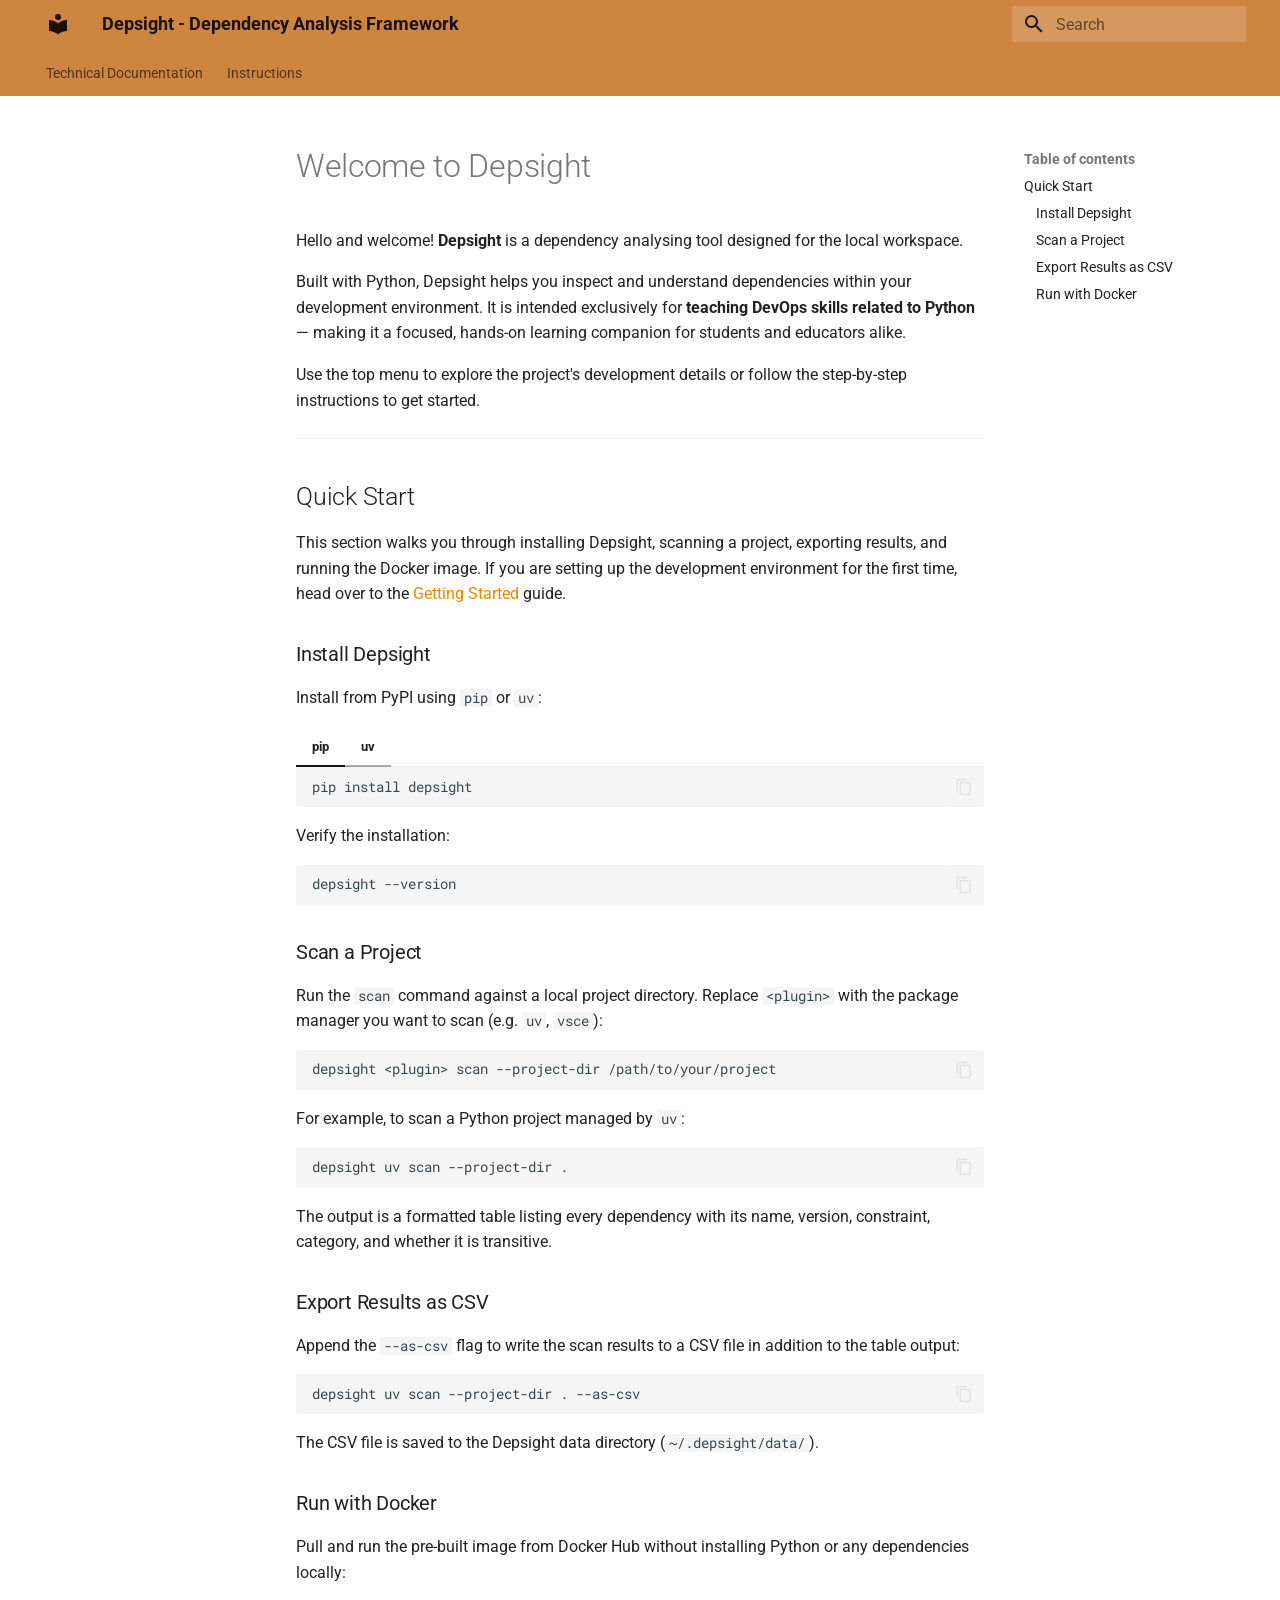
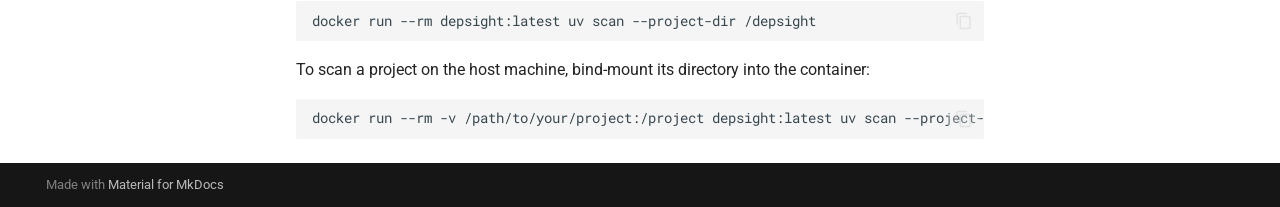
<file: index.html>
<!doctype html>
<html lang="en" class="no-js">
  <head>
    
      <meta charset="utf-8">
      <meta name="viewport" content="width=device-width,initial-scale=1">
      
        <meta name="description" content="A modular dependency analysis framework for local workspaces">
      
      
      
      
      
      
        
      
      
      <link rel="icon" href="assets/images/favicon.png">
      <meta name="generator" content="mkdocs-1.6.1, mkdocs-material-9.7.6">
    
    
      
        <title>Depsight - Dependency Analysis Framework</title>
      
    
    
      <link rel="stylesheet" href="assets/stylesheets/main.484c7ddc.min.css">
      
        
        <link rel="stylesheet" href="assets/stylesheets/palette.ab4e12ef.min.css">
      
      


    
    
      
    
    
      
        
        
        <link rel="preconnect" href="https://fonts.gstatic.com" crossorigin>
        <link rel="stylesheet" href="https://fonts.googleapis.com/css?family=Roboto:300,300i,400,400i,700,700i%7CRoboto+Mono:400,400i,700,700i&display=fallback">
        <style>:root{--md-text-font:"Roboto";--md-code-font:"Roboto Mono"}</style>
      
    
    
      <link rel="stylesheet" href="stylesheets/extra.css">
    
    <script>__md_scope=new URL(".",location),__md_hash=e=>[...e].reduce(((e,_)=>(e<<5)-e+_.charCodeAt(0)),0),__md_get=(e,_=localStorage,t=__md_scope)=>JSON.parse(_.getItem(t.pathname+"."+e)),__md_set=(e,_,t=localStorage,a=__md_scope)=>{try{t.setItem(a.pathname+"."+e,JSON.stringify(_))}catch(e){}}</script>
    
      

    
    
  </head>
  
  
    
    
    
    
    
    <body dir="ltr" data-md-color-scheme="default" data-md-color-primary="orange" data-md-color-accent="orange">
  
    
    <input class="md-toggle" data-md-toggle="drawer" type="checkbox" id="__drawer" autocomplete="off">
    <input class="md-toggle" data-md-toggle="search" type="checkbox" id="__search" autocomplete="off">
    <label class="md-overlay" for="__drawer"></label>
    <div data-md-component="skip">
      
        
        <a href="#welcome-to-depsight" class="md-skip">
          Skip to content
        </a>
      
    </div>
    <div data-md-component="announce">
      
    </div>
    
    
      

<header class="md-header" data-md-component="header">
  <nav class="md-header__inner md-grid" aria-label="Header">
    <a href="." title="Depsight - Dependency Analysis Framework" class="md-header__button md-logo" aria-label="Depsight - Dependency Analysis Framework" data-md-component="logo">
      
  
  <svg xmlns="http://www.w3.org/2000/svg" viewBox="0 0 24 24"><path d="M12 8a3 3 0 0 0 3-3 3 3 0 0 0-3-3 3 3 0 0 0-3 3 3 3 0 0 0 3 3m0 3.54C9.64 9.35 6.5 8 3 8v11c3.5 0 6.64 1.35 9 3.54 2.36-2.19 5.5-3.54 9-3.54V8c-3.5 0-6.64 1.35-9 3.54"/></svg>

    </a>
    <label class="md-header__button md-icon" for="__drawer">
      
      <svg xmlns="http://www.w3.org/2000/svg" viewBox="0 0 24 24"><path d="M3 6h18v2H3zm0 5h18v2H3zm0 5h18v2H3z"/></svg>
    </label>
    <div class="md-header__title" data-md-component="header-title">
      <div class="md-header__ellipsis">
        <div class="md-header__topic">
          <span class="md-ellipsis">
            Depsight - Dependency Analysis Framework
          </span>
        </div>
        <div class="md-header__topic" data-md-component="header-topic">
          <span class="md-ellipsis">
            
              Welcome to Depsight
            
          </span>
        </div>
      </div>
    </div>
    
      
    
    
    
    
      
      
        <label class="md-header__button md-icon" for="__search">
          
          <svg xmlns="http://www.w3.org/2000/svg" viewBox="0 0 24 24"><path d="M9.5 3A6.5 6.5 0 0 1 16 9.5c0 1.61-.59 3.09-1.56 4.23l.27.27h.79l5 5-1.5 1.5-5-5v-.79l-.27-.27A6.52 6.52 0 0 1 9.5 16 6.5 6.5 0 0 1 3 9.5 6.5 6.5 0 0 1 9.5 3m0 2C7 5 5 7 5 9.5S7 14 9.5 14 14 12 14 9.5 12 5 9.5 5"/></svg>
        </label>
        <div class="md-search" data-md-component="search" role="dialog">
  <label class="md-search__overlay" for="__search"></label>
  <div class="md-search__inner" role="search">
    <form class="md-search__form" name="search">
      <input type="text" class="md-search__input" name="query" aria-label="Search" placeholder="Search" autocapitalize="off" autocorrect="off" autocomplete="off" spellcheck="false" data-md-component="search-query" required>
      <label class="md-search__icon md-icon" for="__search">
        
        <svg xmlns="http://www.w3.org/2000/svg" viewBox="0 0 24 24"><path d="M9.5 3A6.5 6.5 0 0 1 16 9.5c0 1.61-.59 3.09-1.56 4.23l.27.27h.79l5 5-1.5 1.5-5-5v-.79l-.27-.27A6.52 6.52 0 0 1 9.5 16 6.5 6.5 0 0 1 3 9.5 6.5 6.5 0 0 1 9.5 3m0 2C7 5 5 7 5 9.5S7 14 9.5 14 14 12 14 9.5 12 5 9.5 5"/></svg>
        
        <svg xmlns="http://www.w3.org/2000/svg" viewBox="0 0 24 24"><path d="M20 11v2H8l5.5 5.5-1.42 1.42L4.16 12l7.92-7.92L13.5 5.5 8 11z"/></svg>
      </label>
      <nav class="md-search__options" aria-label="Search">
        
        <button type="reset" class="md-search__icon md-icon" title="Clear" aria-label="Clear" tabindex="-1">
          
          <svg xmlns="http://www.w3.org/2000/svg" viewBox="0 0 24 24"><path d="M19 6.41 17.59 5 12 10.59 6.41 5 5 6.41 10.59 12 5 17.59 6.41 19 12 13.41 17.59 19 19 17.59 13.41 12z"/></svg>
        </button>
      </nav>
      
    </form>
    <div class="md-search__output">
      <div class="md-search__scrollwrap" tabindex="0" data-md-scrollfix>
        <div class="md-search-result" data-md-component="search-result">
          <div class="md-search-result__meta">
            Initializing search
          </div>
          <ol class="md-search-result__list" role="presentation"></ol>
        </div>
      </div>
    </div>
  </div>
</div>
      
    
    
  </nav>
  
</header>
    
    <div class="md-container" data-md-component="container">
      
      
        
          
            
<nav class="md-tabs" aria-label="Tabs" data-md-component="tabs">
  <div class="md-grid">
    <ul class="md-tabs__list">
      
        
  
  
  
  
    
    
      
  
  
  
  
    
    
      <li class="md-tabs__item">
        <a href="technical-documentation/development/project-overview/" class="md-tabs__link">
          
  
  
  Technical Documentation

        </a>
      </li>
    
  

    
  

      
        
  
  
  
  
    
    
      
  
  
  
  
    
    
      <li class="md-tabs__item">
        <a href="instructions/getting-started/getting-started/" class="md-tabs__link">
          
  
  
  Instructions

        </a>
      </li>
    
  

    
  

      
    </ul>
  </div>
</nav>
          
        
      
      <main class="md-main" data-md-component="main">
        <div class="md-main__inner md-grid">
          
            
              
              <div class="md-sidebar md-sidebar--primary" data-md-component="sidebar" data-md-type="navigation" >
                <div class="md-sidebar__scrollwrap">
                  <div class="md-sidebar__inner">
                    


  


<nav class="md-nav md-nav--primary md-nav--lifted" aria-label="Navigation" data-md-level="0">
  <label class="md-nav__title" for="__drawer">
    <a href="." title="Depsight - Dependency Analysis Framework" class="md-nav__button md-logo" aria-label="Depsight - Dependency Analysis Framework" data-md-component="logo">
      
  
  <svg xmlns="http://www.w3.org/2000/svg" viewBox="0 0 24 24"><path d="M12 8a3 3 0 0 0 3-3 3 3 0 0 0-3-3 3 3 0 0 0-3 3 3 3 0 0 0 3 3m0 3.54C9.64 9.35 6.5 8 3 8v11c3.5 0 6.64 1.35 9 3.54 2.36-2.19 5.5-3.54 9-3.54V8c-3.5 0-6.64 1.35-9 3.54"/></svg>

    </a>
    Depsight - Dependency Analysis Framework
  </label>
  
  <ul class="md-nav__list" data-md-scrollfix>
    
      
      
  
  
  
  
    
    
    
    
      
      
        
      
    
    
    <li class="md-nav__item md-nav__item--nested">
      
        
        
        <input class="md-nav__toggle md-toggle " type="checkbox" id="__nav_1" >
        
          
          <label class="md-nav__link" for="__nav_1" id="__nav_1_label" tabindex="0">
            
  
  
  <span class="md-ellipsis">
    
  
    Technical Documentation
  

    
  </span>
  
  

            <span class="md-nav__icon md-icon"></span>
          </label>
        
        <nav class="md-nav" data-md-level="1" aria-labelledby="__nav_1_label" aria-expanded="false">
          <label class="md-nav__title" for="__nav_1">
            <span class="md-nav__icon md-icon"></span>
            
  
    Technical Documentation
  

          </label>
          <ul class="md-nav__list" data-md-scrollfix>
            
              
                
  
  
  
  
    
    
    
    
      
      
        
      
    
    
    <li class="md-nav__item md-nav__item--nested">
      
        
        
        <input class="md-nav__toggle md-toggle " type="checkbox" id="__nav_1_1" >
        
          
          <label class="md-nav__link" for="__nav_1_1" id="__nav_1_1_label" tabindex="0">
            
  
  
  <span class="md-ellipsis">
    
  
    Architecture & Development
  

    
  </span>
  
  

            <span class="md-nav__icon md-icon"></span>
          </label>
        
        <nav class="md-nav" data-md-level="2" aria-labelledby="__nav_1_1_label" aria-expanded="false">
          <label class="md-nav__title" for="__nav_1_1">
            <span class="md-nav__icon md-icon"></span>
            
  
    Architecture & Development
  

          </label>
          <ul class="md-nav__list" data-md-scrollfix>
            
              
                
  
  
  
  
    <li class="md-nav__item">
      <a href="technical-documentation/development/project-overview/" class="md-nav__link">
        
  
  
  <span class="md-ellipsis">
    
  
    Project Overview
  

    
  </span>
  
  

      </a>
    </li>
  

              
            
              
                
  
  
  
  
    <li class="md-nav__item">
      <a href="technical-documentation/development/dev-environment/" class="md-nav__link">
        
  
  
  <span class="md-ellipsis">
    
  
    Development Environment
  

    
  </span>
  
  

      </a>
    </li>
  

              
            
              
                
  
  
  
  
    <li class="md-nav__item">
      <a href="technical-documentation/development/cli-architecture/" class="md-nav__link">
        
  
  
  <span class="md-ellipsis">
    
  
    CLI Architecture
  

    
  </span>
  
  

      </a>
    </li>
  

              
            
              
                
  
  
  
  
    <li class="md-nav__item">
      <a href="technical-documentation/development/agentic-engineering/" class="md-nav__link">
        
  
  
  <span class="md-ellipsis">
    
  
    Agentic Engineering
  

    
  </span>
  
  

      </a>
    </li>
  

              
            
          </ul>
        </nav>
      
    </li>
  

              
            
              
                
  
  
  
  
    
    
    
    
      
      
        
      
    
    
    <li class="md-nav__item md-nav__item--nested">
      
        
        
        <input class="md-nav__toggle md-toggle " type="checkbox" id="__nav_1_2" >
        
          
          <label class="md-nav__link" for="__nav_1_2" id="__nav_1_2_label" tabindex="0">
            
  
  
  <span class="md-ellipsis">
    
  
    Integration & Deployment
  

    
  </span>
  
  

            <span class="md-nav__icon md-icon"></span>
          </label>
        
        <nav class="md-nav" data-md-level="2" aria-labelledby="__nav_1_2_label" aria-expanded="false">
          <label class="md-nav__title" for="__nav_1_2">
            <span class="md-nav__icon md-icon"></span>
            
  
    Integration & Deployment
  

          </label>
          <ul class="md-nav__list" data-md-scrollfix>
            
              
                
  
  
  
  
    <li class="md-nav__item">
      <a href="technical-documentation/integration_and_deployment/distribution/" class="md-nav__link">
        
  
  
  <span class="md-ellipsis">
    
  
    Distribution
  

    
  </span>
  
  

      </a>
    </li>
  

              
            
              
                
  
  
  
  
    <li class="md-nav__item">
      <a href="technical-documentation/integration_and_deployment/containerization/" class="md-nav__link">
        
  
  
  <span class="md-ellipsis">
    
  
    Containerization
  

    
  </span>
  
  

      </a>
    </li>
  

              
            
              
                
  
  
  
  
    <li class="md-nav__item">
      <a href="technical-documentation/integration_and_deployment/ci_cd/" class="md-nav__link">
        
  
  
  <span class="md-ellipsis">
    
  
    CI/CD
  

    
  </span>
  
  

      </a>
    </li>
  

              
            
          </ul>
        </nav>
      
    </li>
  

              
            
          </ul>
        </nav>
      
    </li>
  

    
      
      
  
  
  
  
    
    
    
    
      
      
        
      
    
    
    <li class="md-nav__item md-nav__item--nested">
      
        
        
        <input class="md-nav__toggle md-toggle " type="checkbox" id="__nav_2" >
        
          
          <label class="md-nav__link" for="__nav_2" id="__nav_2_label" tabindex="0">
            
  
  
  <span class="md-ellipsis">
    
  
    Instructions
  

    
  </span>
  
  

            <span class="md-nav__icon md-icon"></span>
          </label>
        
        <nav class="md-nav" data-md-level="1" aria-labelledby="__nav_2_label" aria-expanded="false">
          <label class="md-nav__title" for="__nav_2">
            <span class="md-nav__icon md-icon"></span>
            
  
    Instructions
  

          </label>
          <ul class="md-nav__list" data-md-scrollfix>
            
              
                
  
  
  
  
    
    
    
    
      
      
        
      
    
    
    <li class="md-nav__item md-nav__item--nested">
      
        
        
        <input class="md-nav__toggle md-toggle " type="checkbox" id="__nav_2_1" >
        
          
          <label class="md-nav__link" for="__nav_2_1" id="__nav_2_1_label" tabindex="0">
            
  
  
  <span class="md-ellipsis">
    
  
    Getting Started
  

    
  </span>
  
  

            <span class="md-nav__icon md-icon"></span>
          </label>
        
        <nav class="md-nav" data-md-level="2" aria-labelledby="__nav_2_1_label" aria-expanded="false">
          <label class="md-nav__title" for="__nav_2_1">
            <span class="md-nav__icon md-icon"></span>
            
  
    Getting Started
  

          </label>
          <ul class="md-nav__list" data-md-scrollfix>
            
              
                
  
  
  
  
    <li class="md-nav__item">
      <a href="instructions/getting-started/getting-started/" class="md-nav__link">
        
  
  
  <span class="md-ellipsis">
    
  
    Getting Started
  

    
  </span>
  
  

      </a>
    </li>
  

              
            
          </ul>
        </nav>
      
    </li>
  

              
            
              
                
  
  
  
  
    
    
    
    
      
      
        
      
    
    
    <li class="md-nav__item md-nav__item--nested">
      
        
        
        <input class="md-nav__toggle md-toggle " type="checkbox" id="__nav_2_2" >
        
          
          <label class="md-nav__link" for="__nav_2_2" id="__nav_2_2_label" tabindex="0">
            
  
  
  <span class="md-ellipsis">
    
  
    Tasks
  

    
  </span>
  
  

            <span class="md-nav__icon md-icon"></span>
          </label>
        
        <nav class="md-nav" data-md-level="2" aria-labelledby="__nav_2_2_label" aria-expanded="false">
          <label class="md-nav__title" for="__nav_2_2">
            <span class="md-nav__icon md-icon"></span>
            
  
    Tasks
  

          </label>
          <ul class="md-nav__list" data-md-scrollfix>
            
              
                
  
  
  
  
    <li class="md-nav__item">
      <a href="instructions/tasks/task-1-write-a-npm-plugin/" class="md-nav__link">
        
  
  
  <span class="md-ellipsis">
    
  
    Task 1: Write an NPM Plugin
  

    
  </span>
  
  

      </a>
    </li>
  

              
            
              
                
  
  
  
  
    <li class="md-nav__item">
      <a href="instructions/tasks/task-2-package-and-publish-your-plugin/" class="md-nav__link">
        
  
  
  <span class="md-ellipsis">
    
  
    Task 2: Package and Publish Your Plugin
  

    
  </span>
  
  

      </a>
    </li>
  

              
            
              
                
  
  
  
  
    <li class="md-nav__item">
      <a href="instructions/tasks/task-3-scan-dependencies/" class="md-nav__link">
        
  
  
  <span class="md-ellipsis">
    
  
    Task 3: Scan Dependencies
  

    
  </span>
  
  

      </a>
    </li>
  

              
            
          </ul>
        </nav>
      
    </li>
  

              
            
          </ul>
        </nav>
      
    </li>
  

    
  </ul>
</nav>
                  </div>
                </div>
              </div>
            
            
              
              <div class="md-sidebar md-sidebar--secondary" data-md-component="sidebar" data-md-type="toc" >
                <div class="md-sidebar__scrollwrap">
                  <div class="md-sidebar__inner">
                    

<nav class="md-nav md-nav--secondary" aria-label="Table of contents">
  
  
  
    
  
  
    <label class="md-nav__title" for="__toc">
      <span class="md-nav__icon md-icon"></span>
      Table of contents
    </label>
    <ul class="md-nav__list" data-md-component="toc" data-md-scrollfix>
      
        <li class="md-nav__item">
  <a href="#quick-start" class="md-nav__link">
    <span class="md-ellipsis">
      
        Quick Start
      
    </span>
  </a>
  
    <nav class="md-nav" aria-label="Quick Start">
      <ul class="md-nav__list">
        
          <li class="md-nav__item">
  <a href="#install-depsight" class="md-nav__link">
    <span class="md-ellipsis">
      
        Install Depsight
      
    </span>
  </a>
  
</li>
        
          <li class="md-nav__item">
  <a href="#scan-a-project" class="md-nav__link">
    <span class="md-ellipsis">
      
        Scan a Project
      
    </span>
  </a>
  
</li>
        
          <li class="md-nav__item">
  <a href="#export-results-as-csv" class="md-nav__link">
    <span class="md-ellipsis">
      
        Export Results as CSV
      
    </span>
  </a>
  
</li>
        
          <li class="md-nav__item">
  <a href="#run-with-docker" class="md-nav__link">
    <span class="md-ellipsis">
      
        Run with Docker
      
    </span>
  </a>
  
</li>
        
      </ul>
    </nav>
  
</li>
      
    </ul>
  
</nav>
                  </div>
                </div>
              </div>
            
          
          
            <div class="md-content" data-md-component="content">
              
              <article class="md-content__inner md-typeset">
                
                  



<h1 id="welcome-to-depsight">Welcome to Depsight</h1>
<p>Hello and welcome! <strong>Depsight</strong> is a dependency analysing tool designed for the local workspace.</p>
<p>Built with Python, Depsight helps you inspect and understand dependencies within your development environment. It is intended exclusively for <strong>teaching DevOps skills related to Python</strong> — making it a focused, hands-on learning companion for students and educators alike.</p>
<p>Use the top menu to explore the project's development details or follow the step-by-step instructions to get started.</p>
<hr />
<h2 id="quick-start">Quick Start</h2>
<p>This section walks you through installing Depsight, scanning a project, exporting results, and running the Docker image. If you are setting up the development environment for the first time, head over to the <a href="instructions/getting-started/getting-started/">Getting Started</a> guide.</p>
<h3 id="install-depsight">Install Depsight</h3>
<p>Install from PyPI using <code>pip</code> or <code>uv</code>:</p>
<div class="tabbed-set tabbed-alternate" data-tabs="1:2"><input checked="checked" id="__tabbed_1_1" name="__tabbed_1" type="radio" /><input id="__tabbed_1_2" name="__tabbed_1" type="radio" /><div class="tabbed-labels"><label for="__tabbed_1_1">pip</label><label for="__tabbed_1_2">uv</label></div>
<div class="tabbed-content">
<div class="tabbed-block">
<div class="highlight"><pre><span></span><code>pip<span class="w"> </span>install<span class="w"> </span>depsight
</code></pre></div>
</div>
<div class="tabbed-block">
<div class="highlight"><pre><span></span><code>uv<span class="w"> </span>tool<span class="w"> </span>install<span class="w"> </span>depsight
</code></pre></div>
</div>
</div>
</div>
<p>Verify the installation:</p>
<div class="highlight"><pre><span></span><code>depsight<span class="w"> </span>--version
</code></pre></div>
<h3 id="scan-a-project">Scan a Project</h3>
<p>Run the <code>scan</code> command against a local project directory. Replace <code>&lt;plugin&gt;</code> with the package manager you want to scan (e.g. <code>uv</code>, <code>vsce</code>):</p>
<div class="highlight"><pre><span></span><code>depsight<span class="w"> </span>&lt;plugin&gt;<span class="w"> </span>scan<span class="w"> </span>--project-dir<span class="w"> </span>/path/to/your/project
</code></pre></div>
<p>For example, to scan a Python project managed by <code>uv</code>:</p>
<div class="highlight"><pre><span></span><code>depsight<span class="w"> </span>uv<span class="w"> </span>scan<span class="w"> </span>--project-dir<span class="w"> </span>.
</code></pre></div>
<p>The output is a formatted table listing every dependency with its name, version, constraint, category, and whether it is transitive.</p>
<h3 id="export-results-as-csv">Export Results as CSV</h3>
<p>Append the <code>--as-csv</code> flag to write the scan results to a CSV file in addition to the table output:</p>
<div class="highlight"><pre><span></span><code>depsight<span class="w"> </span>uv<span class="w"> </span>scan<span class="w"> </span>--project-dir<span class="w"> </span>.<span class="w"> </span>--as-csv
</code></pre></div>
<p>The CSV file is saved to the Depsight data directory (<code>~/.depsight/data/</code>).</p>
<h3 id="run-with-docker">Run with Docker</h3>
<p>Pull and run the pre-built image from Docker Hub without installing Python or any dependencies locally:</p>
<div class="highlight"><pre><span></span><code>docker<span class="w"> </span>run<span class="w"> </span>--rm<span class="w"> </span>depsight:latest<span class="w"> </span>uv<span class="w"> </span>scan<span class="w"> </span>--project-dir<span class="w"> </span>/depsight
</code></pre></div>
<p>To scan a project on the host machine, bind-mount its directory into the container:</p>
<div class="highlight"><pre><span></span><code>docker<span class="w"> </span>run<span class="w"> </span>--rm<span class="w"> </span>-v<span class="w"> </span>/path/to/your/project:/project<span class="w"> </span>depsight:latest<span class="w"> </span>uv<span class="w"> </span>scan<span class="w"> </span>--project-dir<span class="w"> </span>/project
</code></pre></div>












                
              </article>
            </div>
          
          
<script>var target=document.getElementById(location.hash.slice(1));target&&target.name&&(target.checked=target.name.startsWith("__tabbed_"))</script>
        </div>
        
      </main>
      
        <footer class="md-footer">
  
  <div class="md-footer-meta md-typeset">
    <div class="md-footer-meta__inner md-grid">
      <div class="md-copyright">
  
  
    Made with
    <a href="https://squidfunk.github.io/mkdocs-material/" target="_blank" rel="noopener">
      Material for MkDocs
    </a>
  
</div>
      
    </div>
  </div>
</footer>
      
    </div>
    <div class="md-dialog" data-md-component="dialog">
      <div class="md-dialog__inner md-typeset"></div>
    </div>
    
    
    
      
      
      <script id="__config" type="application/json">{"annotate": null, "base": ".", "features": ["navigation.tabs", "navigation.sections", "content.code.copy"], "search": "assets/javascripts/workers/search.2c215733.min.js", "tags": null, "translations": {"clipboard.copied": "Copied to clipboard", "clipboard.copy": "Copy to clipboard", "search.result.more.one": "1 more on this page", "search.result.more.other": "# more on this page", "search.result.none": "No matching documents", "search.result.one": "1 matching document", "search.result.other": "# matching documents", "search.result.placeholder": "Type to start searching", "search.result.term.missing": "Missing", "select.version": "Select version"}, "version": null}</script>
    
    
      <script src="assets/javascripts/bundle.79ae519e.min.js"></script>
      
    
  </body>
</html>
</file>
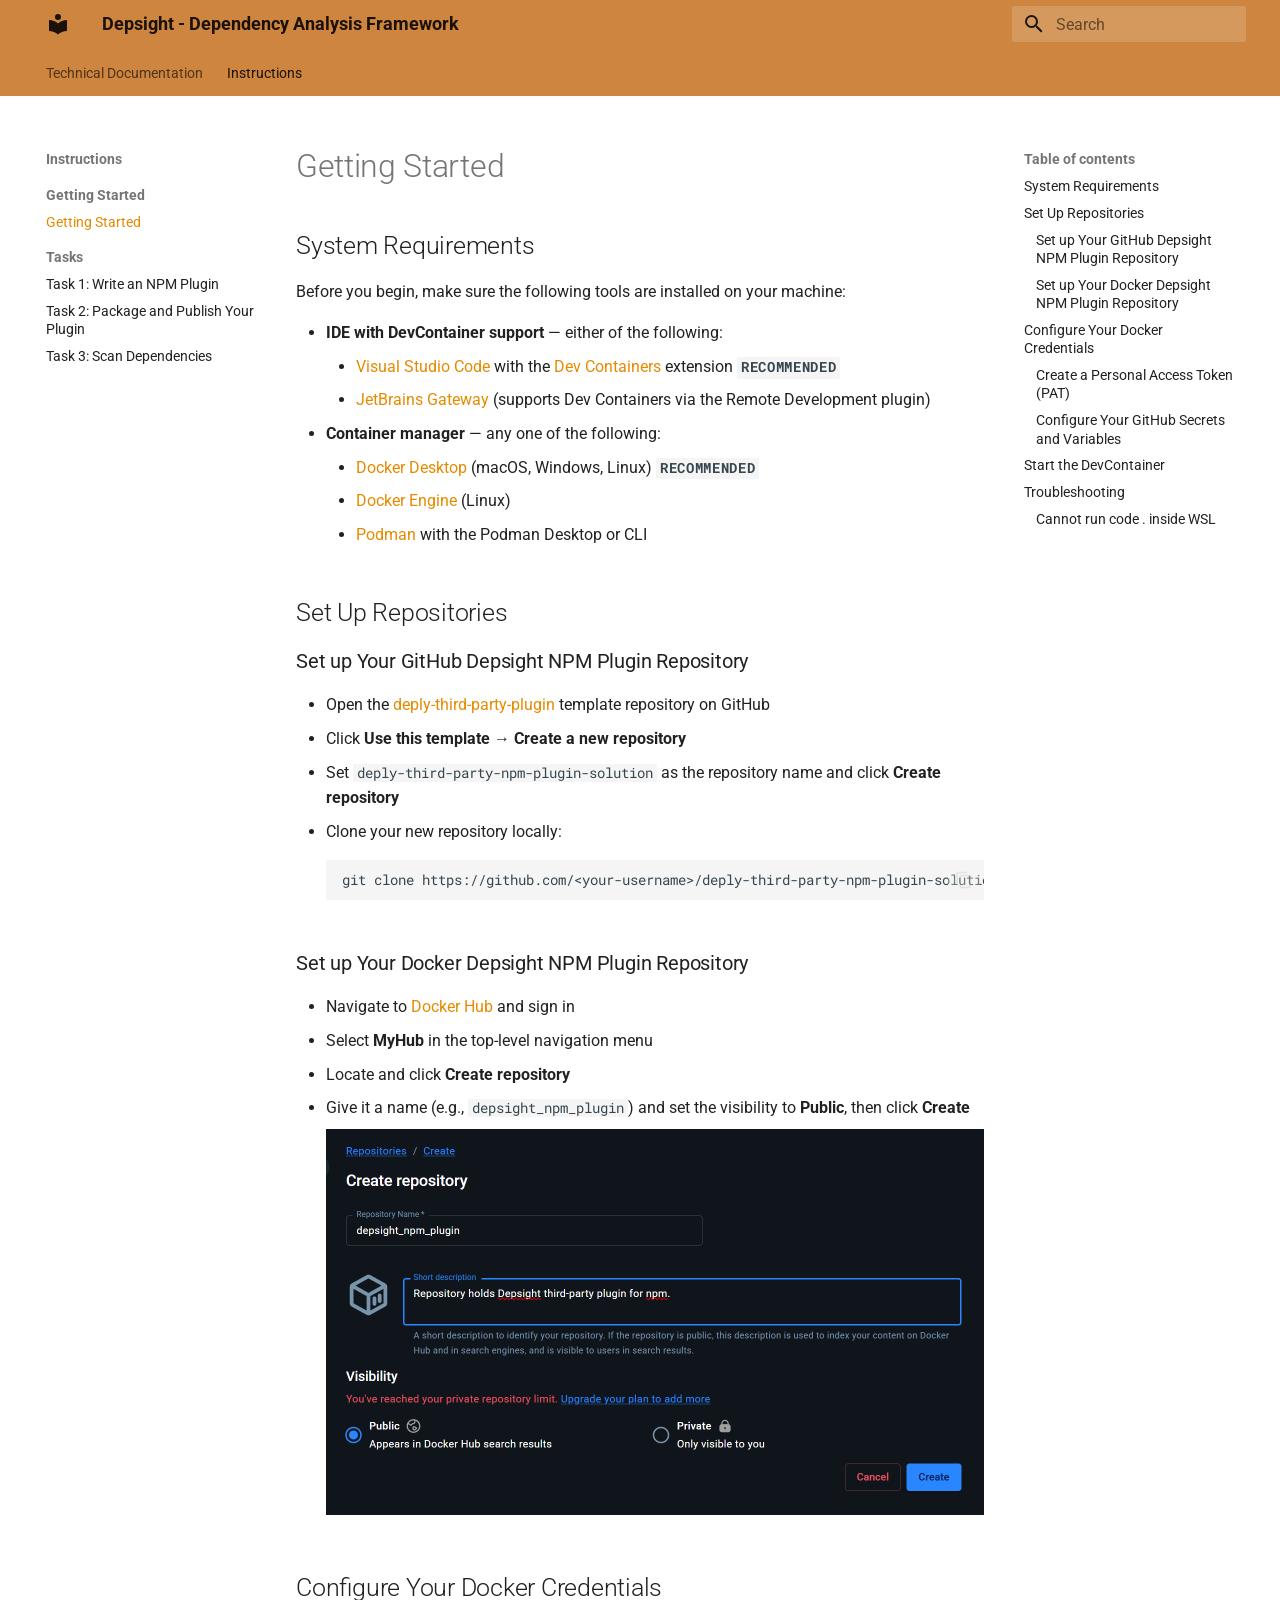
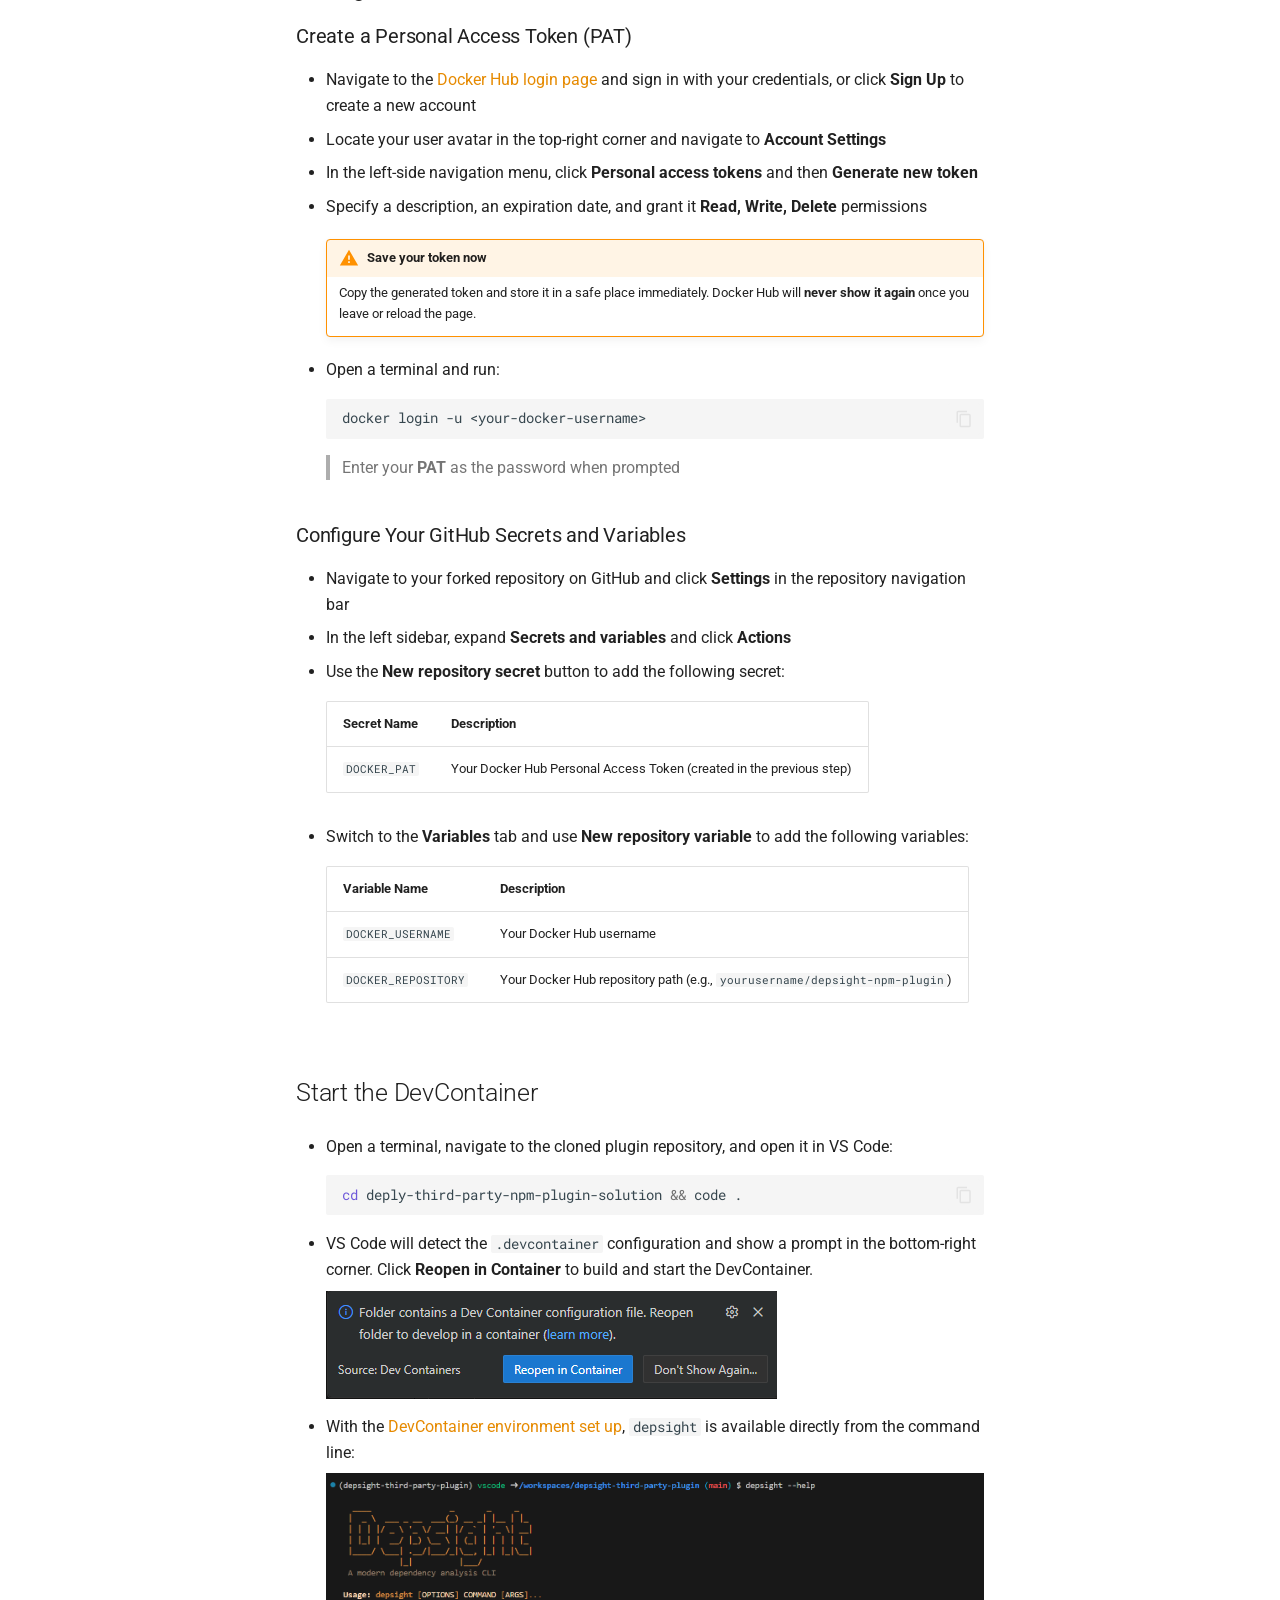
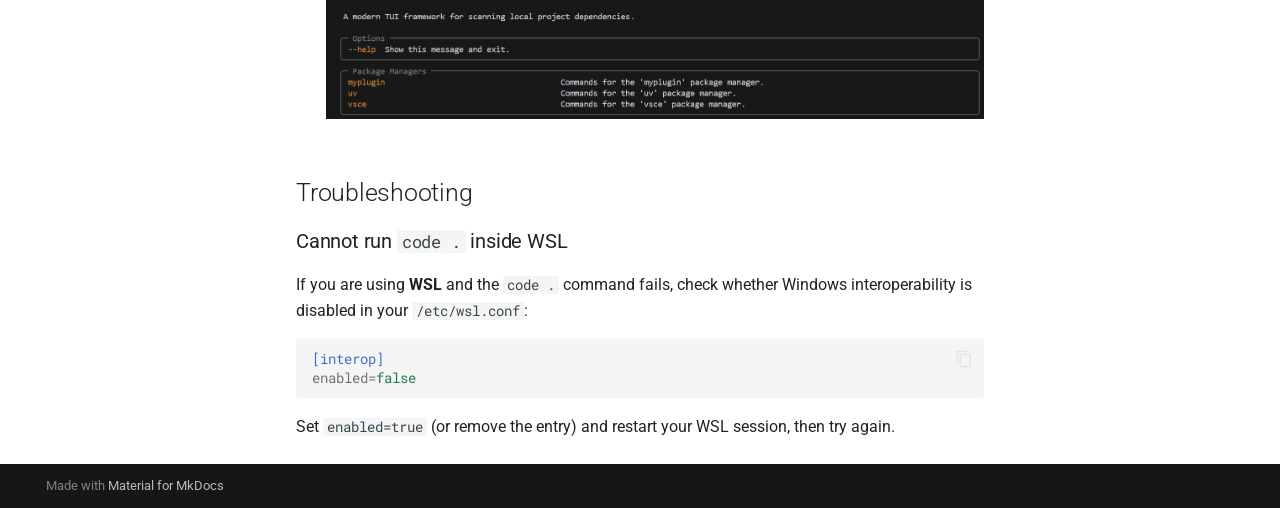
<file: instructions/getting-started/getting-started/index.html>
<!doctype html>
<html lang="en" class="no-js">
  <head>
    
      <meta charset="utf-8">
      <meta name="viewport" content="width=device-width,initial-scale=1">
      
        <meta name="description" content="A modular dependency analysis framework for local workspaces">
      
      
      
      
        <link rel="prev" href="../../../technical-documentation/integration_and_deployment/ci_cd/">
      
      
        <link rel="next" href="../../tasks/task-1-write-a-npm-plugin/">
      
      
        
      
      
      <link rel="icon" href="../../../assets/images/favicon.png">
      <meta name="generator" content="mkdocs-1.6.1, mkdocs-material-9.7.6">
    
    
      
        <title>Getting Started - Depsight - Dependency Analysis Framework</title>
      
    
    
      <link rel="stylesheet" href="../../../assets/stylesheets/main.484c7ddc.min.css">
      
        
        <link rel="stylesheet" href="../../../assets/stylesheets/palette.ab4e12ef.min.css">
      
      


    
    
      
    
    
      
        
        
        <link rel="preconnect" href="https://fonts.gstatic.com" crossorigin>
        <link rel="stylesheet" href="https://fonts.googleapis.com/css?family=Roboto:300,300i,400,400i,700,700i%7CRoboto+Mono:400,400i,700,700i&display=fallback">
        <style>:root{--md-text-font:"Roboto";--md-code-font:"Roboto Mono"}</style>
      
    
    
      <link rel="stylesheet" href="../../../stylesheets/extra.css">
    
    <script>__md_scope=new URL("../../..",location),__md_hash=e=>[...e].reduce(((e,_)=>(e<<5)-e+_.charCodeAt(0)),0),__md_get=(e,_=localStorage,t=__md_scope)=>JSON.parse(_.getItem(t.pathname+"."+e)),__md_set=(e,_,t=localStorage,a=__md_scope)=>{try{t.setItem(a.pathname+"."+e,JSON.stringify(_))}catch(e){}}</script>
    
      

    
    
  </head>
  
  
    
    
    
    
    
    <body dir="ltr" data-md-color-scheme="default" data-md-color-primary="orange" data-md-color-accent="orange">
  
    
    <input class="md-toggle" data-md-toggle="drawer" type="checkbox" id="__drawer" autocomplete="off">
    <input class="md-toggle" data-md-toggle="search" type="checkbox" id="__search" autocomplete="off">
    <label class="md-overlay" for="__drawer"></label>
    <div data-md-component="skip">
      
        
        <a href="#getting-started" class="md-skip">
          Skip to content
        </a>
      
    </div>
    <div data-md-component="announce">
      
    </div>
    
    
      

<header class="md-header" data-md-component="header">
  <nav class="md-header__inner md-grid" aria-label="Header">
    <a href="../../.." title="Depsight - Dependency Analysis Framework" class="md-header__button md-logo" aria-label="Depsight - Dependency Analysis Framework" data-md-component="logo">
      
  
  <svg xmlns="http://www.w3.org/2000/svg" viewBox="0 0 24 24"><path d="M12 8a3 3 0 0 0 3-3 3 3 0 0 0-3-3 3 3 0 0 0-3 3 3 3 0 0 0 3 3m0 3.54C9.64 9.35 6.5 8 3 8v11c3.5 0 6.64 1.35 9 3.54 2.36-2.19 5.5-3.54 9-3.54V8c-3.5 0-6.64 1.35-9 3.54"/></svg>

    </a>
    <label class="md-header__button md-icon" for="__drawer">
      
      <svg xmlns="http://www.w3.org/2000/svg" viewBox="0 0 24 24"><path d="M3 6h18v2H3zm0 5h18v2H3zm0 5h18v2H3z"/></svg>
    </label>
    <div class="md-header__title" data-md-component="header-title">
      <div class="md-header__ellipsis">
        <div class="md-header__topic">
          <span class="md-ellipsis">
            Depsight - Dependency Analysis Framework
          </span>
        </div>
        <div class="md-header__topic" data-md-component="header-topic">
          <span class="md-ellipsis">
            
              Getting Started
            
          </span>
        </div>
      </div>
    </div>
    
      
    
    
    
    
      
      
        <label class="md-header__button md-icon" for="__search">
          
          <svg xmlns="http://www.w3.org/2000/svg" viewBox="0 0 24 24"><path d="M9.5 3A6.5 6.5 0 0 1 16 9.5c0 1.61-.59 3.09-1.56 4.23l.27.27h.79l5 5-1.5 1.5-5-5v-.79l-.27-.27A6.52 6.52 0 0 1 9.5 16 6.5 6.5 0 0 1 3 9.5 6.5 6.5 0 0 1 9.5 3m0 2C7 5 5 7 5 9.5S7 14 9.5 14 14 12 14 9.5 12 5 9.5 5"/></svg>
        </label>
        <div class="md-search" data-md-component="search" role="dialog">
  <label class="md-search__overlay" for="__search"></label>
  <div class="md-search__inner" role="search">
    <form class="md-search__form" name="search">
      <input type="text" class="md-search__input" name="query" aria-label="Search" placeholder="Search" autocapitalize="off" autocorrect="off" autocomplete="off" spellcheck="false" data-md-component="search-query" required>
      <label class="md-search__icon md-icon" for="__search">
        
        <svg xmlns="http://www.w3.org/2000/svg" viewBox="0 0 24 24"><path d="M9.5 3A6.5 6.5 0 0 1 16 9.5c0 1.61-.59 3.09-1.56 4.23l.27.27h.79l5 5-1.5 1.5-5-5v-.79l-.27-.27A6.52 6.52 0 0 1 9.5 16 6.5 6.5 0 0 1 3 9.5 6.5 6.5 0 0 1 9.5 3m0 2C7 5 5 7 5 9.5S7 14 9.5 14 14 12 14 9.5 12 5 9.5 5"/></svg>
        
        <svg xmlns="http://www.w3.org/2000/svg" viewBox="0 0 24 24"><path d="M20 11v2H8l5.5 5.5-1.42 1.42L4.16 12l7.92-7.92L13.5 5.5 8 11z"/></svg>
      </label>
      <nav class="md-search__options" aria-label="Search">
        
        <button type="reset" class="md-search__icon md-icon" title="Clear" aria-label="Clear" tabindex="-1">
          
          <svg xmlns="http://www.w3.org/2000/svg" viewBox="0 0 24 24"><path d="M19 6.41 17.59 5 12 10.59 6.41 5 5 6.41 10.59 12 5 17.59 6.41 19 12 13.41 17.59 19 19 17.59 13.41 12z"/></svg>
        </button>
      </nav>
      
    </form>
    <div class="md-search__output">
      <div class="md-search__scrollwrap" tabindex="0" data-md-scrollfix>
        <div class="md-search-result" data-md-component="search-result">
          <div class="md-search-result__meta">
            Initializing search
          </div>
          <ol class="md-search-result__list" role="presentation"></ol>
        </div>
      </div>
    </div>
  </div>
</div>
      
    
    
  </nav>
  
</header>
    
    <div class="md-container" data-md-component="container">
      
      
        
          
            
<nav class="md-tabs" aria-label="Tabs" data-md-component="tabs">
  <div class="md-grid">
    <ul class="md-tabs__list">
      
        
  
  
  
  
    
    
      
  
  
  
  
    
    
      <li class="md-tabs__item">
        <a href="../../../technical-documentation/development/project-overview/" class="md-tabs__link">
          
  
  
  Technical Documentation

        </a>
      </li>
    
  

    
  

      
        
  
  
  
    
  
  
    
    
      
  
  
  
    
  
  
    
    
      <li class="md-tabs__item md-tabs__item--active">
        <a href="./" class="md-tabs__link">
          
  
  
  Instructions

        </a>
      </li>
    
  

    
  

      
    </ul>
  </div>
</nav>
          
        
      
      <main class="md-main" data-md-component="main">
        <div class="md-main__inner md-grid">
          
            
              
              <div class="md-sidebar md-sidebar--primary" data-md-component="sidebar" data-md-type="navigation" >
                <div class="md-sidebar__scrollwrap">
                  <div class="md-sidebar__inner">
                    


  


<nav class="md-nav md-nav--primary md-nav--lifted" aria-label="Navigation" data-md-level="0">
  <label class="md-nav__title" for="__drawer">
    <a href="../../.." title="Depsight - Dependency Analysis Framework" class="md-nav__button md-logo" aria-label="Depsight - Dependency Analysis Framework" data-md-component="logo">
      
  
  <svg xmlns="http://www.w3.org/2000/svg" viewBox="0 0 24 24"><path d="M12 8a3 3 0 0 0 3-3 3 3 0 0 0-3-3 3 3 0 0 0-3 3 3 3 0 0 0 3 3m0 3.54C9.64 9.35 6.5 8 3 8v11c3.5 0 6.64 1.35 9 3.54 2.36-2.19 5.5-3.54 9-3.54V8c-3.5 0-6.64 1.35-9 3.54"/></svg>

    </a>
    Depsight - Dependency Analysis Framework
  </label>
  
  <ul class="md-nav__list" data-md-scrollfix>
    
      
      
  
  
  
  
    
    
    
    
      
      
        
      
    
    
    <li class="md-nav__item md-nav__item--nested">
      
        
        
        <input class="md-nav__toggle md-toggle " type="checkbox" id="__nav_1" >
        
          
          <label class="md-nav__link" for="__nav_1" id="__nav_1_label" tabindex="0">
            
  
  
  <span class="md-ellipsis">
    
  
    Technical Documentation
  

    
  </span>
  
  

            <span class="md-nav__icon md-icon"></span>
          </label>
        
        <nav class="md-nav" data-md-level="1" aria-labelledby="__nav_1_label" aria-expanded="false">
          <label class="md-nav__title" for="__nav_1">
            <span class="md-nav__icon md-icon"></span>
            
  
    Technical Documentation
  

          </label>
          <ul class="md-nav__list" data-md-scrollfix>
            
              
                
  
  
  
  
    
    
    
    
      
      
        
      
    
    
    <li class="md-nav__item md-nav__item--nested">
      
        
        
        <input class="md-nav__toggle md-toggle " type="checkbox" id="__nav_1_1" >
        
          
          <label class="md-nav__link" for="__nav_1_1" id="__nav_1_1_label" tabindex="0">
            
  
  
  <span class="md-ellipsis">
    
  
    Architecture & Development
  

    
  </span>
  
  

            <span class="md-nav__icon md-icon"></span>
          </label>
        
        <nav class="md-nav" data-md-level="2" aria-labelledby="__nav_1_1_label" aria-expanded="false">
          <label class="md-nav__title" for="__nav_1_1">
            <span class="md-nav__icon md-icon"></span>
            
  
    Architecture & Development
  

          </label>
          <ul class="md-nav__list" data-md-scrollfix>
            
              
                
  
  
  
  
    <li class="md-nav__item">
      <a href="../../../technical-documentation/development/project-overview/" class="md-nav__link">
        
  
  
  <span class="md-ellipsis">
    
  
    Project Overview
  

    
  </span>
  
  

      </a>
    </li>
  

              
            
              
                
  
  
  
  
    <li class="md-nav__item">
      <a href="../../../technical-documentation/development/dev-environment/" class="md-nav__link">
        
  
  
  <span class="md-ellipsis">
    
  
    Development Environment
  

    
  </span>
  
  

      </a>
    </li>
  

              
            
              
                
  
  
  
  
    <li class="md-nav__item">
      <a href="../../../technical-documentation/development/cli-architecture/" class="md-nav__link">
        
  
  
  <span class="md-ellipsis">
    
  
    CLI Architecture
  

    
  </span>
  
  

      </a>
    </li>
  

              
            
              
                
  
  
  
  
    <li class="md-nav__item">
      <a href="../../../technical-documentation/development/agentic-engineering/" class="md-nav__link">
        
  
  
  <span class="md-ellipsis">
    
  
    Agentic Engineering
  

    
  </span>
  
  

      </a>
    </li>
  

              
            
          </ul>
        </nav>
      
    </li>
  

              
            
              
                
  
  
  
  
    
    
    
    
      
      
        
      
    
    
    <li class="md-nav__item md-nav__item--nested">
      
        
        
        <input class="md-nav__toggle md-toggle " type="checkbox" id="__nav_1_2" >
        
          
          <label class="md-nav__link" for="__nav_1_2" id="__nav_1_2_label" tabindex="0">
            
  
  
  <span class="md-ellipsis">
    
  
    Integration & Deployment
  

    
  </span>
  
  

            <span class="md-nav__icon md-icon"></span>
          </label>
        
        <nav class="md-nav" data-md-level="2" aria-labelledby="__nav_1_2_label" aria-expanded="false">
          <label class="md-nav__title" for="__nav_1_2">
            <span class="md-nav__icon md-icon"></span>
            
  
    Integration & Deployment
  

          </label>
          <ul class="md-nav__list" data-md-scrollfix>
            
              
                
  
  
  
  
    <li class="md-nav__item">
      <a href="../../../technical-documentation/integration_and_deployment/distribution/" class="md-nav__link">
        
  
  
  <span class="md-ellipsis">
    
  
    Distribution
  

    
  </span>
  
  

      </a>
    </li>
  

              
            
              
                
  
  
  
  
    <li class="md-nav__item">
      <a href="../../../technical-documentation/integration_and_deployment/containerization/" class="md-nav__link">
        
  
  
  <span class="md-ellipsis">
    
  
    Containerization
  

    
  </span>
  
  

      </a>
    </li>
  

              
            
              
                
  
  
  
  
    <li class="md-nav__item">
      <a href="../../../technical-documentation/integration_and_deployment/ci_cd/" class="md-nav__link">
        
  
  
  <span class="md-ellipsis">
    
  
    CI/CD
  

    
  </span>
  
  

      </a>
    </li>
  

              
            
          </ul>
        </nav>
      
    </li>
  

              
            
          </ul>
        </nav>
      
    </li>
  

    
      
      
  
  
    
  
  
  
    
    
    
    
      
        
        
      
      
        
      
    
    
    <li class="md-nav__item md-nav__item--active md-nav__item--section md-nav__item--nested">
      
        
        
        <input class="md-nav__toggle md-toggle " type="checkbox" id="__nav_2" checked>
        
          
          <label class="md-nav__link" for="__nav_2" id="__nav_2_label" tabindex="">
            
  
  
  <span class="md-ellipsis">
    
  
    Instructions
  

    
  </span>
  
  

            <span class="md-nav__icon md-icon"></span>
          </label>
        
        <nav class="md-nav" data-md-level="1" aria-labelledby="__nav_2_label" aria-expanded="true">
          <label class="md-nav__title" for="__nav_2">
            <span class="md-nav__icon md-icon"></span>
            
  
    Instructions
  

          </label>
          <ul class="md-nav__list" data-md-scrollfix>
            
              
                
  
  
    
  
  
  
    
    
    
    
      
      
        
          
          
        
      
    
    
    <li class="md-nav__item md-nav__item--active md-nav__item--section md-nav__item--nested">
      
        
        
        <input class="md-nav__toggle md-toggle " type="checkbox" id="__nav_2_1" checked>
        
          
          <label class="md-nav__link" for="__nav_2_1" id="__nav_2_1_label" tabindex="">
            
  
  
  <span class="md-ellipsis">
    
  
    Getting Started
  

    
  </span>
  
  

            <span class="md-nav__icon md-icon"></span>
          </label>
        
        <nav class="md-nav" data-md-level="2" aria-labelledby="__nav_2_1_label" aria-expanded="true">
          <label class="md-nav__title" for="__nav_2_1">
            <span class="md-nav__icon md-icon"></span>
            
  
    Getting Started
  

          </label>
          <ul class="md-nav__list" data-md-scrollfix>
            
              
                
  
  
    
  
  
  
    <li class="md-nav__item md-nav__item--active">
      
      <input class="md-nav__toggle md-toggle" type="checkbox" id="__toc">
      
      
        
      
      
        <label class="md-nav__link md-nav__link--active" for="__toc">
          
  
  
  <span class="md-ellipsis">
    
  
    Getting Started
  

    
  </span>
  
  

          <span class="md-nav__icon md-icon"></span>
        </label>
      
      <a href="./" class="md-nav__link md-nav__link--active">
        
  
  
  <span class="md-ellipsis">
    
  
    Getting Started
  

    
  </span>
  
  

      </a>
      
        

<nav class="md-nav md-nav--secondary" aria-label="Table of contents">
  
  
  
    
  
  
    <label class="md-nav__title" for="__toc">
      <span class="md-nav__icon md-icon"></span>
      Table of contents
    </label>
    <ul class="md-nav__list" data-md-component="toc" data-md-scrollfix>
      
        <li class="md-nav__item">
  <a href="#system-requirements" class="md-nav__link">
    <span class="md-ellipsis">
      
        System Requirements
      
    </span>
  </a>
  
</li>
      
        <li class="md-nav__item">
  <a href="#set-up-repositories" class="md-nav__link">
    <span class="md-ellipsis">
      
        Set Up Repositories
      
    </span>
  </a>
  
    <nav class="md-nav" aria-label="Set Up Repositories">
      <ul class="md-nav__list">
        
          <li class="md-nav__item">
  <a href="#set-up-your-github-depsight-npm-plugin-repository" class="md-nav__link">
    <span class="md-ellipsis">
      
        Set up Your GitHub Depsight NPM Plugin Repository
      
    </span>
  </a>
  
</li>
        
          <li class="md-nav__item">
  <a href="#set-up-your-docker-depsight-npm-plugin-repository" class="md-nav__link">
    <span class="md-ellipsis">
      
        Set up Your Docker Depsight NPM Plugin Repository
      
    </span>
  </a>
  
</li>
        
      </ul>
    </nav>
  
</li>
      
        <li class="md-nav__item">
  <a href="#configure-your-docker-credentials" class="md-nav__link">
    <span class="md-ellipsis">
      
        Configure Your Docker Credentials
      
    </span>
  </a>
  
    <nav class="md-nav" aria-label="Configure Your Docker Credentials">
      <ul class="md-nav__list">
        
          <li class="md-nav__item">
  <a href="#create-a-personal-access-token-pat" class="md-nav__link">
    <span class="md-ellipsis">
      
        Create a Personal Access Token (PAT)
      
    </span>
  </a>
  
</li>
        
          <li class="md-nav__item">
  <a href="#configure-your-github-secrets-and-variables" class="md-nav__link">
    <span class="md-ellipsis">
      
        Configure Your GitHub Secrets and Variables
      
    </span>
  </a>
  
</li>
        
      </ul>
    </nav>
  
</li>
      
        <li class="md-nav__item">
  <a href="#start-the-devcontainer" class="md-nav__link">
    <span class="md-ellipsis">
      
        Start the DevContainer
      
    </span>
  </a>
  
</li>
      
        <li class="md-nav__item">
  <a href="#troubleshooting" class="md-nav__link">
    <span class="md-ellipsis">
      
        Troubleshooting
      
    </span>
  </a>
  
    <nav class="md-nav" aria-label="Troubleshooting">
      <ul class="md-nav__list">
        
          <li class="md-nav__item">
  <a href="#cannot-run-code-inside-wsl" class="md-nav__link">
    <span class="md-ellipsis">
      
        Cannot run code . inside WSL
      
    </span>
  </a>
  
</li>
        
      </ul>
    </nav>
  
</li>
      
    </ul>
  
</nav>
      
    </li>
  

              
            
          </ul>
        </nav>
      
    </li>
  

              
            
              
                
  
  
  
  
    
    
    
    
      
      
        
          
          
        
      
    
    
    <li class="md-nav__item md-nav__item--section md-nav__item--nested">
      
        
        
        <input class="md-nav__toggle md-toggle " type="checkbox" id="__nav_2_2" >
        
          
          <label class="md-nav__link" for="__nav_2_2" id="__nav_2_2_label" tabindex="">
            
  
  
  <span class="md-ellipsis">
    
  
    Tasks
  

    
  </span>
  
  

            <span class="md-nav__icon md-icon"></span>
          </label>
        
        <nav class="md-nav" data-md-level="2" aria-labelledby="__nav_2_2_label" aria-expanded="false">
          <label class="md-nav__title" for="__nav_2_2">
            <span class="md-nav__icon md-icon"></span>
            
  
    Tasks
  

          </label>
          <ul class="md-nav__list" data-md-scrollfix>
            
              
                
  
  
  
  
    <li class="md-nav__item">
      <a href="../../tasks/task-1-write-a-npm-plugin/" class="md-nav__link">
        
  
  
  <span class="md-ellipsis">
    
  
    Task 1: Write an NPM Plugin
  

    
  </span>
  
  

      </a>
    </li>
  

              
            
              
                
  
  
  
  
    <li class="md-nav__item">
      <a href="../../tasks/task-2-package-and-publish-your-plugin/" class="md-nav__link">
        
  
  
  <span class="md-ellipsis">
    
  
    Task 2: Package and Publish Your Plugin
  

    
  </span>
  
  

      </a>
    </li>
  

              
            
              
                
  
  
  
  
    <li class="md-nav__item">
      <a href="../../tasks/task-3-scan-dependencies/" class="md-nav__link">
        
  
  
  <span class="md-ellipsis">
    
  
    Task 3: Scan Dependencies
  

    
  </span>
  
  

      </a>
    </li>
  

              
            
          </ul>
        </nav>
      
    </li>
  

              
            
          </ul>
        </nav>
      
    </li>
  

    
  </ul>
</nav>
                  </div>
                </div>
              </div>
            
            
              
              <div class="md-sidebar md-sidebar--secondary" data-md-component="sidebar" data-md-type="toc" >
                <div class="md-sidebar__scrollwrap">
                  <div class="md-sidebar__inner">
                    

<nav class="md-nav md-nav--secondary" aria-label="Table of contents">
  
  
  
    
  
  
    <label class="md-nav__title" for="__toc">
      <span class="md-nav__icon md-icon"></span>
      Table of contents
    </label>
    <ul class="md-nav__list" data-md-component="toc" data-md-scrollfix>
      
        <li class="md-nav__item">
  <a href="#system-requirements" class="md-nav__link">
    <span class="md-ellipsis">
      
        System Requirements
      
    </span>
  </a>
  
</li>
      
        <li class="md-nav__item">
  <a href="#set-up-repositories" class="md-nav__link">
    <span class="md-ellipsis">
      
        Set Up Repositories
      
    </span>
  </a>
  
    <nav class="md-nav" aria-label="Set Up Repositories">
      <ul class="md-nav__list">
        
          <li class="md-nav__item">
  <a href="#set-up-your-github-depsight-npm-plugin-repository" class="md-nav__link">
    <span class="md-ellipsis">
      
        Set up Your GitHub Depsight NPM Plugin Repository
      
    </span>
  </a>
  
</li>
        
          <li class="md-nav__item">
  <a href="#set-up-your-docker-depsight-npm-plugin-repository" class="md-nav__link">
    <span class="md-ellipsis">
      
        Set up Your Docker Depsight NPM Plugin Repository
      
    </span>
  </a>
  
</li>
        
      </ul>
    </nav>
  
</li>
      
        <li class="md-nav__item">
  <a href="#configure-your-docker-credentials" class="md-nav__link">
    <span class="md-ellipsis">
      
        Configure Your Docker Credentials
      
    </span>
  </a>
  
    <nav class="md-nav" aria-label="Configure Your Docker Credentials">
      <ul class="md-nav__list">
        
          <li class="md-nav__item">
  <a href="#create-a-personal-access-token-pat" class="md-nav__link">
    <span class="md-ellipsis">
      
        Create a Personal Access Token (PAT)
      
    </span>
  </a>
  
</li>
        
          <li class="md-nav__item">
  <a href="#configure-your-github-secrets-and-variables" class="md-nav__link">
    <span class="md-ellipsis">
      
        Configure Your GitHub Secrets and Variables
      
    </span>
  </a>
  
</li>
        
      </ul>
    </nav>
  
</li>
      
        <li class="md-nav__item">
  <a href="#start-the-devcontainer" class="md-nav__link">
    <span class="md-ellipsis">
      
        Start the DevContainer
      
    </span>
  </a>
  
</li>
      
        <li class="md-nav__item">
  <a href="#troubleshooting" class="md-nav__link">
    <span class="md-ellipsis">
      
        Troubleshooting
      
    </span>
  </a>
  
    <nav class="md-nav" aria-label="Troubleshooting">
      <ul class="md-nav__list">
        
          <li class="md-nav__item">
  <a href="#cannot-run-code-inside-wsl" class="md-nav__link">
    <span class="md-ellipsis">
      
        Cannot run code . inside WSL
      
    </span>
  </a>
  
</li>
        
      </ul>
    </nav>
  
</li>
      
    </ul>
  
</nav>
                  </div>
                </div>
              </div>
            
          
          
            <div class="md-content" data-md-component="content">
              
              <article class="md-content__inner md-typeset">
                
                  



<h1 id="getting-started">Getting Started</h1>
<h2 id="system-requirements">System Requirements</h2>
<p>Before you begin, make sure the following tools are installed on your machine:</p>
<ul>
<li><strong>IDE with DevContainer support</strong> — either of the following:<ul>
<li><a href="https://code.visualstudio.com/">Visual Studio Code</a> with the <a href="https://marketplace.visualstudio.com/items?itemName=ms-vscode-remote.remote-containers">Dev Containers</a> extension <code class="tag-green">RECOMMENDED</code></li>
<li><a href="https://www.jetbrains.com/remote-development/gateway/">JetBrains Gateway</a> (supports Dev Containers via the Remote Development plugin)</li>
</ul>
</li>
<li><strong>Container manager</strong> — any one of the following:<ul>
<li><a href="https://www.docker.com/products/docker-desktop/">Docker Desktop</a> (macOS, Windows, Linux) <code class="tag-green">RECOMMENDED</code></li>
<li><a href="https://docs.docker.com/engine/install/">Docker Engine</a> (Linux)</li>
<li><a href="https://podman.io/">Podman</a> with the Podman Desktop or CLI</li>
</ul>
</li>
</ul>
<h2 id="set-up-repositories">Set Up Repositories</h2>
<h3 id="set-up-your-github-depsight-npm-plugin-repository">Set up Your GitHub Depsight NPM Plugin Repository</h3>
<ul>
<li>Open the <a href="https://github.com/ValentinTwin1206/deply-third-party-plugin">deply-third-party-plugin</a> template repository on GitHub</li>
<li>Click <strong>Use this template</strong> → <strong>Create a new repository</strong></li>
<li>Set <code>deply-third-party-npm-plugin-solution</code> as the repository name and click <strong>Create repository</strong></li>
<li>
<p>Clone your new repository locally:</p>
<div class="highlight"><pre><span></span><code>git<span class="w"> </span>clone<span class="w"> </span>https://github.com/&lt;your-username&gt;/deply-third-party-npm-plugin-solution.git
</code></pre></div>
</li>
</ul>
<h3 id="set-up-your-docker-depsight-npm-plugin-repository">Set up Your Docker Depsight NPM Plugin Repository</h3>
<ul>
<li>Navigate to <a href="https://hub.docker.com">Docker Hub</a> and sign in</li>
<li>Select <strong>MyHub</strong> in the top-level navigation menu</li>
<li>Locate and click <strong>Create repository</strong></li>
<li>
<p>Give it a name (e.g., <code>depsight_npm_plugin</code>) and set the visibility to <strong>Public</strong>, then click <strong>Create</strong></p>
<p><img alt="Create Docker Repository" src="../../../images/create_docker_repo.png" /></p>
</li>
</ul>
<h2 id="configure-your-docker-credentials">Configure Your Docker Credentials</h2>
<h3 id="create-a-personal-access-token-pat">Create a Personal Access Token (PAT)</h3>
<ul>
<li>Navigate to the <a href="https://login.docker.com/u/login">Docker Hub login page</a> and sign in with your credentials, or click <strong>Sign Up</strong> to create a new account</li>
<li>Locate your user avatar in the top-right corner and navigate to <strong>Account Settings</strong></li>
<li>In the left-side navigation menu, click <strong>Personal access tokens</strong> and then <strong>Generate new token</strong></li>
<li>
<p>Specify a description, an expiration date, and grant it <strong>Read, Write, Delete</strong> permissions</p>
<div class="admonition warning">
<p class="admonition-title">Save your token now</p>
<p>Copy the generated token and store it in a safe place immediately. Docker Hub will <strong>never show it again</strong> once you leave or reload the page.</p>
</div>
</li>
<li>
<p>Open a terminal and run:</p>
<div class="highlight"><pre><span></span><code>docker<span class="w"> </span>login<span class="w"> </span>-u<span class="w"> </span>&lt;your-docker-username&gt;
</code></pre></div>
<blockquote>
<p>Enter your <strong>PAT</strong> as the password when prompted</p>
</blockquote>
</li>
</ul>
<h3 id="configure-your-github-secrets-and-variables">Configure Your GitHub Secrets and Variables</h3>
<ul>
<li>Navigate to your forked repository on GitHub and click <strong>Settings</strong> in the repository navigation bar</li>
<li>In the left sidebar, expand <strong>Secrets and variables</strong> and click <strong>Actions</strong></li>
<li>
<p>Use the <strong>New repository secret</strong> button to add the following secret:</p>
<table>
<thead>
<tr>
<th>Secret Name</th>
<th>Description</th>
</tr>
</thead>
<tbody>
<tr>
<td><code>DOCKER_PAT</code></td>
<td>Your Docker Hub Personal Access Token (created in the previous step)</td>
</tr>
</tbody>
</table>
</li>
<li>
<p>Switch to the <strong>Variables</strong> tab and use <strong>New repository variable</strong> to add the following variables:</p>
<table>
<thead>
<tr>
<th>Variable Name</th>
<th>Description</th>
</tr>
</thead>
<tbody>
<tr>
<td><code>DOCKER_USERNAME</code></td>
<td>Your Docker Hub username</td>
</tr>
<tr>
<td><code>DOCKER_REPOSITORY</code></td>
<td>Your Docker Hub repository path (e.g., <code>yourusername/depsight-npm-plugin</code>)</td>
</tr>
</tbody>
</table>
</li>
</ul>
<h2 id="start-the-devcontainer">Start the DevContainer</h2>
<ul>
<li>
<p>Open a terminal, navigate to the cloned plugin repository, and open it in VS Code:</p>
<div class="highlight"><pre><span></span><code><span class="nb">cd</span><span class="w"> </span>deply-third-party-npm-plugin-solution<span class="w"> </span><span class="o">&amp;&amp;</span><span class="w"> </span>code<span class="w"> </span>.
</code></pre></div>
</li>
<li>
<p>VS Code will detect the <code>.devcontainer</code> configuration and show a prompt in the bottom-right corner. Click <strong>Reopen in Container</strong> to build and start the DevContainer.</p>
<p><img alt="Reopen in Container" src="../../../images/reopen_in_container.png" /></p>
</li>
<li>
<p>With the <a href="./">DevContainer environment set up</a>, <code>depsight</code> is available directly from the command line:</p>
<p><img alt="Depsight CLI" src="../../../images/depsight_cli.png" /></p>
</li>
</ul>
<h2 id="troubleshooting">Troubleshooting</h2>
<h3 id="cannot-run-code-inside-wsl">Cannot run <code>code .</code> inside WSL</h3>
<p>If you are using <strong>WSL</strong> and the <code>code .</code> command fails, check whether Windows interoperability is disabled in your <code>/etc/wsl.conf</code>:</p>
<div class="highlight"><pre><span></span><code><span class="k">[interop]</span>
<span class="na">enabled</span><span class="o">=</span><span class="s">false</span>
</code></pre></div>
<p>Set <code>enabled=true</code> (or remove the entry) and restart your WSL session, then try again.</p>












                
              </article>
            </div>
          
          
<script>var target=document.getElementById(location.hash.slice(1));target&&target.name&&(target.checked=target.name.startsWith("__tabbed_"))</script>
        </div>
        
      </main>
      
        <footer class="md-footer">
  
  <div class="md-footer-meta md-typeset">
    <div class="md-footer-meta__inner md-grid">
      <div class="md-copyright">
  
  
    Made with
    <a href="https://squidfunk.github.io/mkdocs-material/" target="_blank" rel="noopener">
      Material for MkDocs
    </a>
  
</div>
      
    </div>
  </div>
</footer>
      
    </div>
    <div class="md-dialog" data-md-component="dialog">
      <div class="md-dialog__inner md-typeset"></div>
    </div>
    
    
    
      
      
      <script id="__config" type="application/json">{"annotate": null, "base": "../../..", "features": ["navigation.tabs", "navigation.sections", "content.code.copy"], "search": "../../../assets/javascripts/workers/search.2c215733.min.js", "tags": null, "translations": {"clipboard.copied": "Copied to clipboard", "clipboard.copy": "Copy to clipboard", "search.result.more.one": "1 more on this page", "search.result.more.other": "# more on this page", "search.result.none": "No matching documents", "search.result.one": "1 matching document", "search.result.other": "# matching documents", "search.result.placeholder": "Type to start searching", "search.result.term.missing": "Missing", "select.version": "Select version"}, "version": null}</script>
    
    
      <script src="../../../assets/javascripts/bundle.79ae519e.min.js"></script>
      
    
  </body>
</html>
</file>
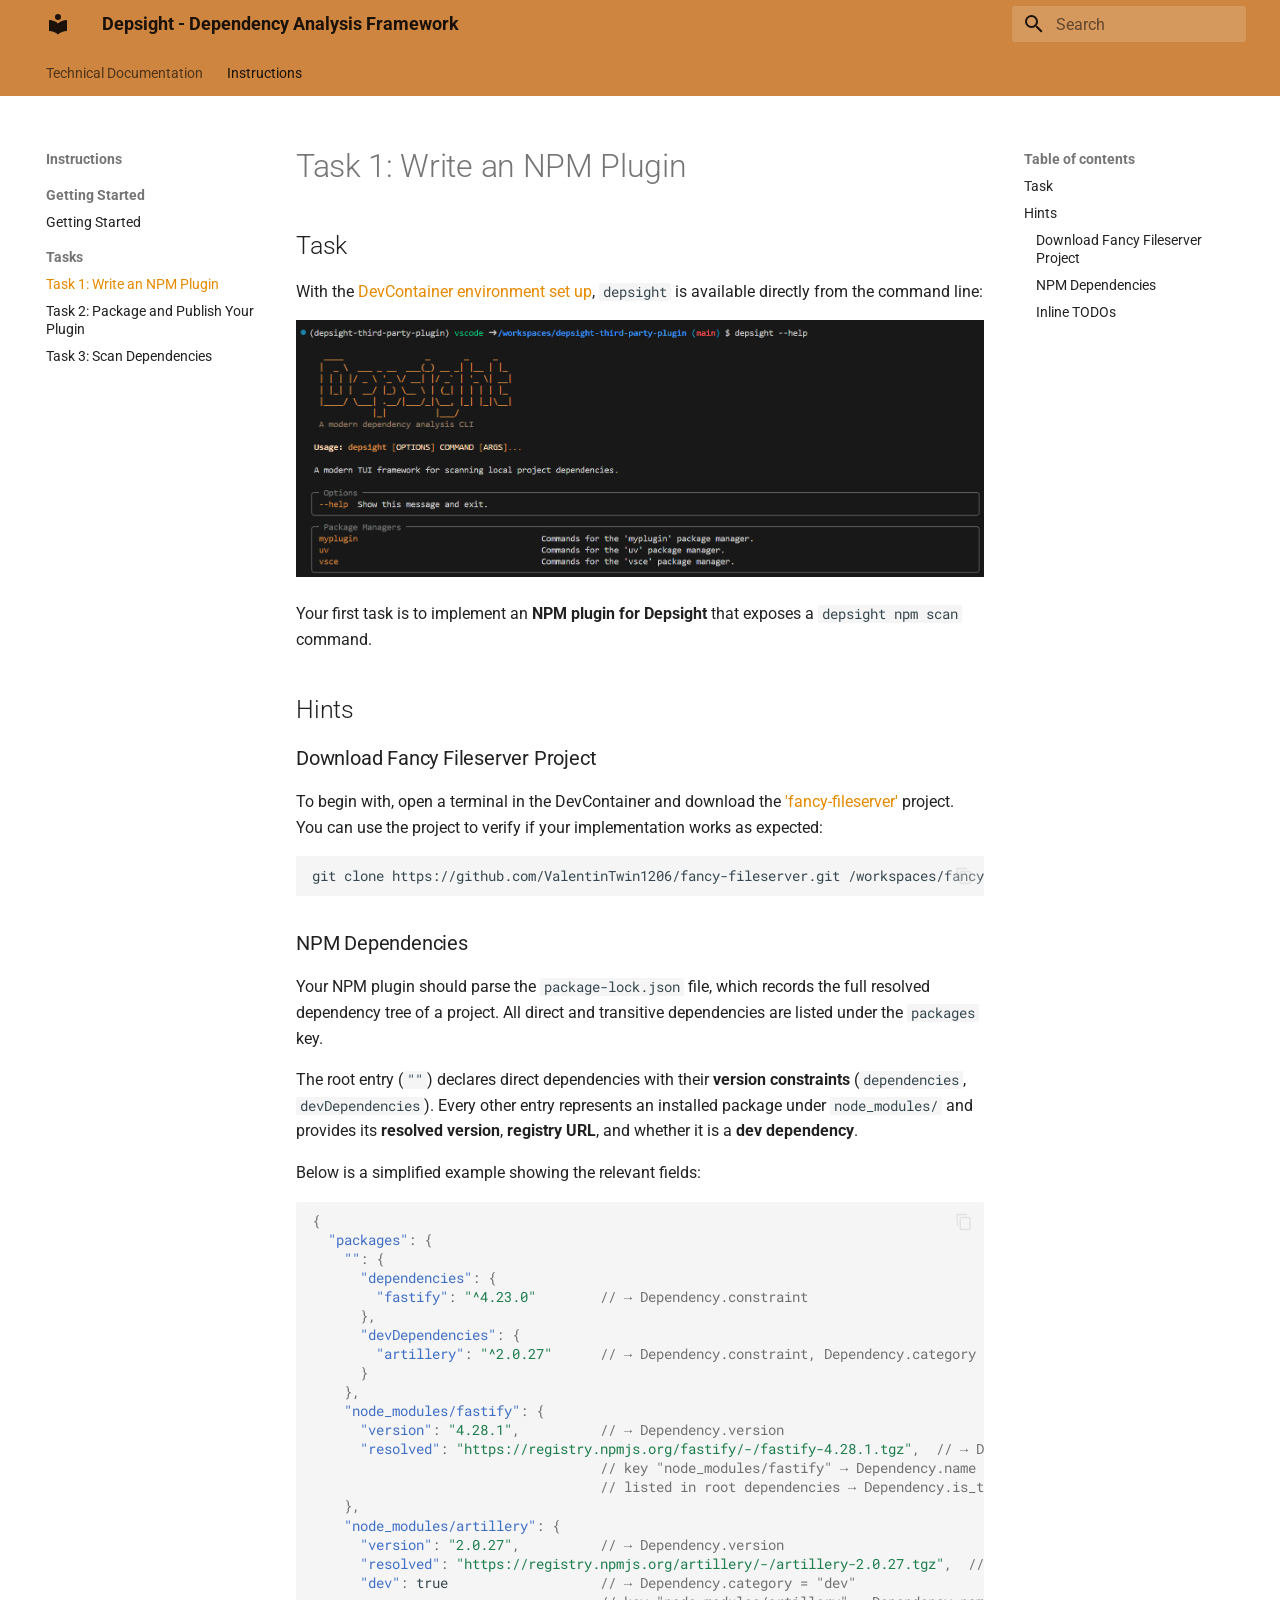
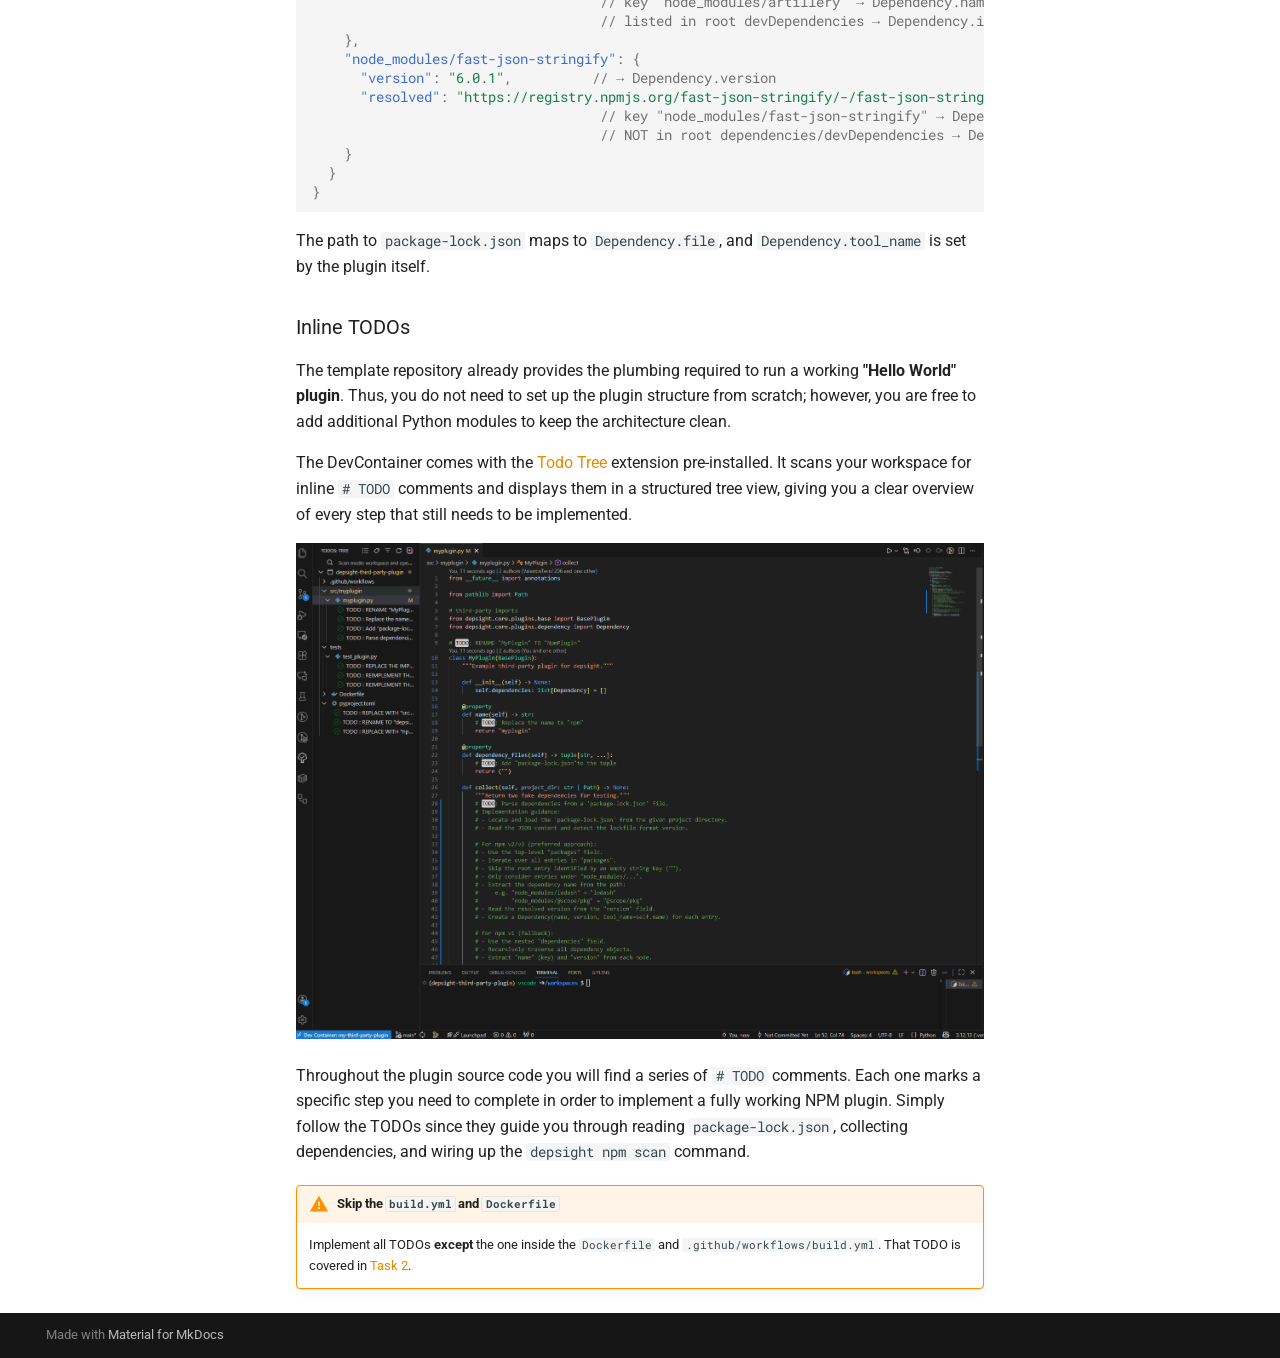
<file: instructions/tasks/task-1-write-a-npm-plugin/index.html>
<!doctype html>
<html lang="en" class="no-js">
  <head>
    
      <meta charset="utf-8">
      <meta name="viewport" content="width=device-width,initial-scale=1">
      
        <meta name="description" content="A modular dependency analysis framework for local workspaces">
      
      
      
      
        <link rel="prev" href="../../getting-started/getting-started/">
      
      
        <link rel="next" href="../task-2-package-and-publish-your-plugin/">
      
      
        
      
      
      <link rel="icon" href="../../../assets/images/favicon.png">
      <meta name="generator" content="mkdocs-1.6.1, mkdocs-material-9.7.6">
    
    
      
        <title>Task 1: Write an NPM Plugin - Depsight - Dependency Analysis Framework</title>
      
    
    
      <link rel="stylesheet" href="../../../assets/stylesheets/main.484c7ddc.min.css">
      
        
        <link rel="stylesheet" href="../../../assets/stylesheets/palette.ab4e12ef.min.css">
      
      


    
    
      
    
    
      
        
        
        <link rel="preconnect" href="https://fonts.gstatic.com" crossorigin>
        <link rel="stylesheet" href="https://fonts.googleapis.com/css?family=Roboto:300,300i,400,400i,700,700i%7CRoboto+Mono:400,400i,700,700i&display=fallback">
        <style>:root{--md-text-font:"Roboto";--md-code-font:"Roboto Mono"}</style>
      
    
    
      <link rel="stylesheet" href="../../../stylesheets/extra.css">
    
    <script>__md_scope=new URL("../../..",location),__md_hash=e=>[...e].reduce(((e,_)=>(e<<5)-e+_.charCodeAt(0)),0),__md_get=(e,_=localStorage,t=__md_scope)=>JSON.parse(_.getItem(t.pathname+"."+e)),__md_set=(e,_,t=localStorage,a=__md_scope)=>{try{t.setItem(a.pathname+"."+e,JSON.stringify(_))}catch(e){}}</script>
    
      

    
    
  </head>
  
  
    
    
    
    
    
    <body dir="ltr" data-md-color-scheme="default" data-md-color-primary="orange" data-md-color-accent="orange">
  
    
    <input class="md-toggle" data-md-toggle="drawer" type="checkbox" id="__drawer" autocomplete="off">
    <input class="md-toggle" data-md-toggle="search" type="checkbox" id="__search" autocomplete="off">
    <label class="md-overlay" for="__drawer"></label>
    <div data-md-component="skip">
      
        
        <a href="#task-1-write-an-npm-plugin" class="md-skip">
          Skip to content
        </a>
      
    </div>
    <div data-md-component="announce">
      
    </div>
    
    
      

<header class="md-header" data-md-component="header">
  <nav class="md-header__inner md-grid" aria-label="Header">
    <a href="../../.." title="Depsight - Dependency Analysis Framework" class="md-header__button md-logo" aria-label="Depsight - Dependency Analysis Framework" data-md-component="logo">
      
  
  <svg xmlns="http://www.w3.org/2000/svg" viewBox="0 0 24 24"><path d="M12 8a3 3 0 0 0 3-3 3 3 0 0 0-3-3 3 3 0 0 0-3 3 3 3 0 0 0 3 3m0 3.54C9.64 9.35 6.5 8 3 8v11c3.5 0 6.64 1.35 9 3.54 2.36-2.19 5.5-3.54 9-3.54V8c-3.5 0-6.64 1.35-9 3.54"/></svg>

    </a>
    <label class="md-header__button md-icon" for="__drawer">
      
      <svg xmlns="http://www.w3.org/2000/svg" viewBox="0 0 24 24"><path d="M3 6h18v2H3zm0 5h18v2H3zm0 5h18v2H3z"/></svg>
    </label>
    <div class="md-header__title" data-md-component="header-title">
      <div class="md-header__ellipsis">
        <div class="md-header__topic">
          <span class="md-ellipsis">
            Depsight - Dependency Analysis Framework
          </span>
        </div>
        <div class="md-header__topic" data-md-component="header-topic">
          <span class="md-ellipsis">
            
              Task 1: Write an NPM Plugin
            
          </span>
        </div>
      </div>
    </div>
    
      
    
    
    
    
      
      
        <label class="md-header__button md-icon" for="__search">
          
          <svg xmlns="http://www.w3.org/2000/svg" viewBox="0 0 24 24"><path d="M9.5 3A6.5 6.5 0 0 1 16 9.5c0 1.61-.59 3.09-1.56 4.23l.27.27h.79l5 5-1.5 1.5-5-5v-.79l-.27-.27A6.52 6.52 0 0 1 9.5 16 6.5 6.5 0 0 1 3 9.5 6.5 6.5 0 0 1 9.5 3m0 2C7 5 5 7 5 9.5S7 14 9.5 14 14 12 14 9.5 12 5 9.5 5"/></svg>
        </label>
        <div class="md-search" data-md-component="search" role="dialog">
  <label class="md-search__overlay" for="__search"></label>
  <div class="md-search__inner" role="search">
    <form class="md-search__form" name="search">
      <input type="text" class="md-search__input" name="query" aria-label="Search" placeholder="Search" autocapitalize="off" autocorrect="off" autocomplete="off" spellcheck="false" data-md-component="search-query" required>
      <label class="md-search__icon md-icon" for="__search">
        
        <svg xmlns="http://www.w3.org/2000/svg" viewBox="0 0 24 24"><path d="M9.5 3A6.5 6.5 0 0 1 16 9.5c0 1.61-.59 3.09-1.56 4.23l.27.27h.79l5 5-1.5 1.5-5-5v-.79l-.27-.27A6.52 6.52 0 0 1 9.5 16 6.5 6.5 0 0 1 3 9.5 6.5 6.5 0 0 1 9.5 3m0 2C7 5 5 7 5 9.5S7 14 9.5 14 14 12 14 9.5 12 5 9.5 5"/></svg>
        
        <svg xmlns="http://www.w3.org/2000/svg" viewBox="0 0 24 24"><path d="M20 11v2H8l5.5 5.5-1.42 1.42L4.16 12l7.92-7.92L13.5 5.5 8 11z"/></svg>
      </label>
      <nav class="md-search__options" aria-label="Search">
        
        <button type="reset" class="md-search__icon md-icon" title="Clear" aria-label="Clear" tabindex="-1">
          
          <svg xmlns="http://www.w3.org/2000/svg" viewBox="0 0 24 24"><path d="M19 6.41 17.59 5 12 10.59 6.41 5 5 6.41 10.59 12 5 17.59 6.41 19 12 13.41 17.59 19 19 17.59 13.41 12z"/></svg>
        </button>
      </nav>
      
    </form>
    <div class="md-search__output">
      <div class="md-search__scrollwrap" tabindex="0" data-md-scrollfix>
        <div class="md-search-result" data-md-component="search-result">
          <div class="md-search-result__meta">
            Initializing search
          </div>
          <ol class="md-search-result__list" role="presentation"></ol>
        </div>
      </div>
    </div>
  </div>
</div>
      
    
    
  </nav>
  
</header>
    
    <div class="md-container" data-md-component="container">
      
      
        
          
            
<nav class="md-tabs" aria-label="Tabs" data-md-component="tabs">
  <div class="md-grid">
    <ul class="md-tabs__list">
      
        
  
  
  
  
    
    
      
  
  
  
  
    
    
      <li class="md-tabs__item">
        <a href="../../../technical-documentation/development/project-overview/" class="md-tabs__link">
          
  
  
  Technical Documentation

        </a>
      </li>
    
  

    
  

      
        
  
  
  
    
  
  
    
    
      
  
  
  
    
  
  
    
    
      <li class="md-tabs__item md-tabs__item--active">
        <a href="../../getting-started/getting-started/" class="md-tabs__link">
          
  
  
  Instructions

        </a>
      </li>
    
  

    
  

      
    </ul>
  </div>
</nav>
          
        
      
      <main class="md-main" data-md-component="main">
        <div class="md-main__inner md-grid">
          
            
              
              <div class="md-sidebar md-sidebar--primary" data-md-component="sidebar" data-md-type="navigation" >
                <div class="md-sidebar__scrollwrap">
                  <div class="md-sidebar__inner">
                    


  


<nav class="md-nav md-nav--primary md-nav--lifted" aria-label="Navigation" data-md-level="0">
  <label class="md-nav__title" for="__drawer">
    <a href="../../.." title="Depsight - Dependency Analysis Framework" class="md-nav__button md-logo" aria-label="Depsight - Dependency Analysis Framework" data-md-component="logo">
      
  
  <svg xmlns="http://www.w3.org/2000/svg" viewBox="0 0 24 24"><path d="M12 8a3 3 0 0 0 3-3 3 3 0 0 0-3-3 3 3 0 0 0-3 3 3 3 0 0 0 3 3m0 3.54C9.64 9.35 6.5 8 3 8v11c3.5 0 6.64 1.35 9 3.54 2.36-2.19 5.5-3.54 9-3.54V8c-3.5 0-6.64 1.35-9 3.54"/></svg>

    </a>
    Depsight - Dependency Analysis Framework
  </label>
  
  <ul class="md-nav__list" data-md-scrollfix>
    
      
      
  
  
  
  
    
    
    
    
      
      
        
      
    
    
    <li class="md-nav__item md-nav__item--nested">
      
        
        
        <input class="md-nav__toggle md-toggle " type="checkbox" id="__nav_1" >
        
          
          <label class="md-nav__link" for="__nav_1" id="__nav_1_label" tabindex="0">
            
  
  
  <span class="md-ellipsis">
    
  
    Technical Documentation
  

    
  </span>
  
  

            <span class="md-nav__icon md-icon"></span>
          </label>
        
        <nav class="md-nav" data-md-level="1" aria-labelledby="__nav_1_label" aria-expanded="false">
          <label class="md-nav__title" for="__nav_1">
            <span class="md-nav__icon md-icon"></span>
            
  
    Technical Documentation
  

          </label>
          <ul class="md-nav__list" data-md-scrollfix>
            
              
                
  
  
  
  
    
    
    
    
      
      
        
      
    
    
    <li class="md-nav__item md-nav__item--nested">
      
        
        
        <input class="md-nav__toggle md-toggle " type="checkbox" id="__nav_1_1" >
        
          
          <label class="md-nav__link" for="__nav_1_1" id="__nav_1_1_label" tabindex="0">
            
  
  
  <span class="md-ellipsis">
    
  
    Architecture & Development
  

    
  </span>
  
  

            <span class="md-nav__icon md-icon"></span>
          </label>
        
        <nav class="md-nav" data-md-level="2" aria-labelledby="__nav_1_1_label" aria-expanded="false">
          <label class="md-nav__title" for="__nav_1_1">
            <span class="md-nav__icon md-icon"></span>
            
  
    Architecture & Development
  

          </label>
          <ul class="md-nav__list" data-md-scrollfix>
            
              
                
  
  
  
  
    <li class="md-nav__item">
      <a href="../../../technical-documentation/development/project-overview/" class="md-nav__link">
        
  
  
  <span class="md-ellipsis">
    
  
    Project Overview
  

    
  </span>
  
  

      </a>
    </li>
  

              
            
              
                
  
  
  
  
    <li class="md-nav__item">
      <a href="../../../technical-documentation/development/dev-environment/" class="md-nav__link">
        
  
  
  <span class="md-ellipsis">
    
  
    Development Environment
  

    
  </span>
  
  

      </a>
    </li>
  

              
            
              
                
  
  
  
  
    <li class="md-nav__item">
      <a href="../../../technical-documentation/development/cli-architecture/" class="md-nav__link">
        
  
  
  <span class="md-ellipsis">
    
  
    CLI Architecture
  

    
  </span>
  
  

      </a>
    </li>
  

              
            
              
                
  
  
  
  
    <li class="md-nav__item">
      <a href="../../../technical-documentation/development/agentic-engineering/" class="md-nav__link">
        
  
  
  <span class="md-ellipsis">
    
  
    Agentic Engineering
  

    
  </span>
  
  

      </a>
    </li>
  

              
            
          </ul>
        </nav>
      
    </li>
  

              
            
              
                
  
  
  
  
    
    
    
    
      
      
        
      
    
    
    <li class="md-nav__item md-nav__item--nested">
      
        
        
        <input class="md-nav__toggle md-toggle " type="checkbox" id="__nav_1_2" >
        
          
          <label class="md-nav__link" for="__nav_1_2" id="__nav_1_2_label" tabindex="0">
            
  
  
  <span class="md-ellipsis">
    
  
    Integration & Deployment
  

    
  </span>
  
  

            <span class="md-nav__icon md-icon"></span>
          </label>
        
        <nav class="md-nav" data-md-level="2" aria-labelledby="__nav_1_2_label" aria-expanded="false">
          <label class="md-nav__title" for="__nav_1_2">
            <span class="md-nav__icon md-icon"></span>
            
  
    Integration & Deployment
  

          </label>
          <ul class="md-nav__list" data-md-scrollfix>
            
              
                
  
  
  
  
    <li class="md-nav__item">
      <a href="../../../technical-documentation/integration_and_deployment/distribution/" class="md-nav__link">
        
  
  
  <span class="md-ellipsis">
    
  
    Distribution
  

    
  </span>
  
  

      </a>
    </li>
  

              
            
              
                
  
  
  
  
    <li class="md-nav__item">
      <a href="../../../technical-documentation/integration_and_deployment/containerization/" class="md-nav__link">
        
  
  
  <span class="md-ellipsis">
    
  
    Containerization
  

    
  </span>
  
  

      </a>
    </li>
  

              
            
              
                
  
  
  
  
    <li class="md-nav__item">
      <a href="../../../technical-documentation/integration_and_deployment/ci_cd/" class="md-nav__link">
        
  
  
  <span class="md-ellipsis">
    
  
    CI/CD
  

    
  </span>
  
  

      </a>
    </li>
  

              
            
          </ul>
        </nav>
      
    </li>
  

              
            
          </ul>
        </nav>
      
    </li>
  

    
      
      
  
  
    
  
  
  
    
    
    
    
      
        
        
      
      
        
      
    
    
    <li class="md-nav__item md-nav__item--active md-nav__item--section md-nav__item--nested">
      
        
        
        <input class="md-nav__toggle md-toggle " type="checkbox" id="__nav_2" checked>
        
          
          <label class="md-nav__link" for="__nav_2" id="__nav_2_label" tabindex="">
            
  
  
  <span class="md-ellipsis">
    
  
    Instructions
  

    
  </span>
  
  

            <span class="md-nav__icon md-icon"></span>
          </label>
        
        <nav class="md-nav" data-md-level="1" aria-labelledby="__nav_2_label" aria-expanded="true">
          <label class="md-nav__title" for="__nav_2">
            <span class="md-nav__icon md-icon"></span>
            
  
    Instructions
  

          </label>
          <ul class="md-nav__list" data-md-scrollfix>
            
              
                
  
  
  
  
    
    
    
    
      
      
        
          
          
        
      
    
    
    <li class="md-nav__item md-nav__item--section md-nav__item--nested">
      
        
        
        <input class="md-nav__toggle md-toggle " type="checkbox" id="__nav_2_1" >
        
          
          <label class="md-nav__link" for="__nav_2_1" id="__nav_2_1_label" tabindex="">
            
  
  
  <span class="md-ellipsis">
    
  
    Getting Started
  

    
  </span>
  
  

            <span class="md-nav__icon md-icon"></span>
          </label>
        
        <nav class="md-nav" data-md-level="2" aria-labelledby="__nav_2_1_label" aria-expanded="false">
          <label class="md-nav__title" for="__nav_2_1">
            <span class="md-nav__icon md-icon"></span>
            
  
    Getting Started
  

          </label>
          <ul class="md-nav__list" data-md-scrollfix>
            
              
                
  
  
  
  
    <li class="md-nav__item">
      <a href="../../getting-started/getting-started/" class="md-nav__link">
        
  
  
  <span class="md-ellipsis">
    
  
    Getting Started
  

    
  </span>
  
  

      </a>
    </li>
  

              
            
          </ul>
        </nav>
      
    </li>
  

              
            
              
                
  
  
    
  
  
  
    
    
    
    
      
      
        
          
          
        
      
    
    
    <li class="md-nav__item md-nav__item--active md-nav__item--section md-nav__item--nested">
      
        
        
        <input class="md-nav__toggle md-toggle " type="checkbox" id="__nav_2_2" checked>
        
          
          <label class="md-nav__link" for="__nav_2_2" id="__nav_2_2_label" tabindex="">
            
  
  
  <span class="md-ellipsis">
    
  
    Tasks
  

    
  </span>
  
  

            <span class="md-nav__icon md-icon"></span>
          </label>
        
        <nav class="md-nav" data-md-level="2" aria-labelledby="__nav_2_2_label" aria-expanded="true">
          <label class="md-nav__title" for="__nav_2_2">
            <span class="md-nav__icon md-icon"></span>
            
  
    Tasks
  

          </label>
          <ul class="md-nav__list" data-md-scrollfix>
            
              
                
  
  
    
  
  
  
    <li class="md-nav__item md-nav__item--active">
      
      <input class="md-nav__toggle md-toggle" type="checkbox" id="__toc">
      
      
        
      
      
        <label class="md-nav__link md-nav__link--active" for="__toc">
          
  
  
  <span class="md-ellipsis">
    
  
    Task 1: Write an NPM Plugin
  

    
  </span>
  
  

          <span class="md-nav__icon md-icon"></span>
        </label>
      
      <a href="./" class="md-nav__link md-nav__link--active">
        
  
  
  <span class="md-ellipsis">
    
  
    Task 1: Write an NPM Plugin
  

    
  </span>
  
  

      </a>
      
        

<nav class="md-nav md-nav--secondary" aria-label="Table of contents">
  
  
  
    
  
  
    <label class="md-nav__title" for="__toc">
      <span class="md-nav__icon md-icon"></span>
      Table of contents
    </label>
    <ul class="md-nav__list" data-md-component="toc" data-md-scrollfix>
      
        <li class="md-nav__item">
  <a href="#task" class="md-nav__link">
    <span class="md-ellipsis">
      
        Task
      
    </span>
  </a>
  
</li>
      
        <li class="md-nav__item">
  <a href="#hints" class="md-nav__link">
    <span class="md-ellipsis">
      
        Hints
      
    </span>
  </a>
  
    <nav class="md-nav" aria-label="Hints">
      <ul class="md-nav__list">
        
          <li class="md-nav__item">
  <a href="#download-fancy-fileserver-project" class="md-nav__link">
    <span class="md-ellipsis">
      
        Download Fancy Fileserver Project
      
    </span>
  </a>
  
</li>
        
          <li class="md-nav__item">
  <a href="#npm-dependencies" class="md-nav__link">
    <span class="md-ellipsis">
      
        NPM Dependencies
      
    </span>
  </a>
  
</li>
        
          <li class="md-nav__item">
  <a href="#inline-todos" class="md-nav__link">
    <span class="md-ellipsis">
      
        Inline TODOs
      
    </span>
  </a>
  
</li>
        
      </ul>
    </nav>
  
</li>
      
    </ul>
  
</nav>
      
    </li>
  

              
            
              
                
  
  
  
  
    <li class="md-nav__item">
      <a href="../task-2-package-and-publish-your-plugin/" class="md-nav__link">
        
  
  
  <span class="md-ellipsis">
    
  
    Task 2: Package and Publish Your Plugin
  

    
  </span>
  
  

      </a>
    </li>
  

              
            
              
                
  
  
  
  
    <li class="md-nav__item">
      <a href="../task-3-scan-dependencies/" class="md-nav__link">
        
  
  
  <span class="md-ellipsis">
    
  
    Task 3: Scan Dependencies
  

    
  </span>
  
  

      </a>
    </li>
  

              
            
          </ul>
        </nav>
      
    </li>
  

              
            
          </ul>
        </nav>
      
    </li>
  

    
  </ul>
</nav>
                  </div>
                </div>
              </div>
            
            
              
              <div class="md-sidebar md-sidebar--secondary" data-md-component="sidebar" data-md-type="toc" >
                <div class="md-sidebar__scrollwrap">
                  <div class="md-sidebar__inner">
                    

<nav class="md-nav md-nav--secondary" aria-label="Table of contents">
  
  
  
    
  
  
    <label class="md-nav__title" for="__toc">
      <span class="md-nav__icon md-icon"></span>
      Table of contents
    </label>
    <ul class="md-nav__list" data-md-component="toc" data-md-scrollfix>
      
        <li class="md-nav__item">
  <a href="#task" class="md-nav__link">
    <span class="md-ellipsis">
      
        Task
      
    </span>
  </a>
  
</li>
      
        <li class="md-nav__item">
  <a href="#hints" class="md-nav__link">
    <span class="md-ellipsis">
      
        Hints
      
    </span>
  </a>
  
    <nav class="md-nav" aria-label="Hints">
      <ul class="md-nav__list">
        
          <li class="md-nav__item">
  <a href="#download-fancy-fileserver-project" class="md-nav__link">
    <span class="md-ellipsis">
      
        Download Fancy Fileserver Project
      
    </span>
  </a>
  
</li>
        
          <li class="md-nav__item">
  <a href="#npm-dependencies" class="md-nav__link">
    <span class="md-ellipsis">
      
        NPM Dependencies
      
    </span>
  </a>
  
</li>
        
          <li class="md-nav__item">
  <a href="#inline-todos" class="md-nav__link">
    <span class="md-ellipsis">
      
        Inline TODOs
      
    </span>
  </a>
  
</li>
        
      </ul>
    </nav>
  
</li>
      
    </ul>
  
</nav>
                  </div>
                </div>
              </div>
            
          
          
            <div class="md-content" data-md-component="content">
              
              <article class="md-content__inner md-typeset">
                
                  



<h1 id="task-1-write-an-npm-plugin">Task 1: Write an NPM Plugin</h1>
<h2 id="task">Task</h2>
<p>With the <a href="../../getting-started/getting-started/">DevContainer environment set up</a>, <code>depsight</code> is available directly from the command line:</p>
<p><img alt="Depsight CLI" src="../../../images/depsight_cli.png" /></p>
<p>Your first task is to implement an <strong>NPM plugin for Depsight</strong> that exposes a <code>depsight npm scan</code> command. </p>
<h2 id="hints">Hints</h2>
<h3 id="download-fancy-fileserver-project">Download Fancy Fileserver Project</h3>
<p>To begin with, open a terminal in the DevContainer and download the <a href="https://github.com/ValentinTwin1206/fancy-fileserver">'fancy-fileserver'</a> project. You can use the project to verify if your implementation works as expected:</p>
<div class="highlight"><pre><span></span><code>git<span class="w"> </span>clone<span class="w"> </span>https://github.com/ValentinTwin1206/fancy-fileserver.git<span class="w"> </span>/workspaces/fancy-fileserver
</code></pre></div>
<h3 id="npm-dependencies">NPM Dependencies</h3>
<p>Your NPM plugin should parse the <code>package-lock.json</code> file, which records the full resolved dependency tree of a project. All direct and transitive dependencies are listed under the <code>packages</code> key.</p>
<p>The root entry (<code>""</code>) declares direct dependencies with their <strong>version constraints</strong> (<code>dependencies</code>, <code>devDependencies</code>). Every other entry represents an installed package under <code>node_modules/</code> and provides its <strong>resolved version</strong>, <strong>registry URL</strong>, and whether it is a <strong>dev dependency</strong>.</p>
<p>Below is a simplified example showing the relevant fields:</p>
<div class="highlight"><pre><span></span><code><span class="p">{</span>
<span class="w">  </span><span class="nt">&quot;packages&quot;</span><span class="p">:</span><span class="w"> </span><span class="p">{</span>
<span class="w">    </span><span class="nt">&quot;&quot;</span><span class="p">:</span><span class="w"> </span><span class="p">{</span>
<span class="w">      </span><span class="nt">&quot;dependencies&quot;</span><span class="p">:</span><span class="w"> </span><span class="p">{</span>
<span class="w">        </span><span class="nt">&quot;fastify&quot;</span><span class="p">:</span><span class="w"> </span><span class="s2">&quot;^4.23.0&quot;</span><span class="w">        </span><span class="c1">// → Dependency.constraint</span>
<span class="w">      </span><span class="p">},</span>
<span class="w">      </span><span class="nt">&quot;devDependencies&quot;</span><span class="p">:</span><span class="w"> </span><span class="p">{</span>
<span class="w">        </span><span class="nt">&quot;artillery&quot;</span><span class="p">:</span><span class="w"> </span><span class="s2">&quot;^2.0.27&quot;</span><span class="w">      </span><span class="c1">// → Dependency.constraint, Dependency.category = &quot;dev&quot;</span>
<span class="w">      </span><span class="p">}</span>
<span class="w">    </span><span class="p">},</span>
<span class="w">    </span><span class="nt">&quot;node_modules/fastify&quot;</span><span class="p">:</span><span class="w"> </span><span class="p">{</span>
<span class="w">      </span><span class="nt">&quot;version&quot;</span><span class="p">:</span><span class="w"> </span><span class="s2">&quot;4.28.1&quot;</span><span class="p">,</span><span class="w">          </span><span class="c1">// → Dependency.version</span>
<span class="w">      </span><span class="nt">&quot;resolved&quot;</span><span class="p">:</span><span class="w"> </span><span class="s2">&quot;https://registry.npmjs.org/fastify/-/fastify-4.28.1.tgz&quot;</span><span class="p">,</span><span class="w">  </span><span class="c1">// → Dependency.registry</span>
<span class="w">                                    </span><span class="c1">// key &quot;node_modules/fastify&quot; → Dependency.name = &quot;fastify&quot;</span>
<span class="w">                                    </span><span class="c1">// listed in root dependencies → Dependency.is_transitive = False</span>
<span class="w">    </span><span class="p">},</span>
<span class="w">    </span><span class="nt">&quot;node_modules/artillery&quot;</span><span class="p">:</span><span class="w"> </span><span class="p">{</span>
<span class="w">      </span><span class="nt">&quot;version&quot;</span><span class="p">:</span><span class="w"> </span><span class="s2">&quot;2.0.27&quot;</span><span class="p">,</span><span class="w">          </span><span class="c1">// → Dependency.version</span>
<span class="w">      </span><span class="nt">&quot;resolved&quot;</span><span class="p">:</span><span class="w"> </span><span class="s2">&quot;https://registry.npmjs.org/artillery/-/artillery-2.0.27.tgz&quot;</span><span class="p">,</span><span class="w">  </span><span class="c1">// → Dependency.registry</span>
<span class="w">      </span><span class="nt">&quot;dev&quot;</span><span class="p">:</span><span class="w"> </span><span class="kc">true</span><span class="w">                   </span><span class="c1">// → Dependency.category = &quot;dev&quot;</span>
<span class="w">                                    </span><span class="c1">// key &quot;node_modules/artillery&quot; → Dependency.name = &quot;artillery&quot;</span>
<span class="w">                                    </span><span class="c1">// listed in root devDependencies → Dependency.is_transitive = False</span>
<span class="w">    </span><span class="p">},</span>
<span class="w">    </span><span class="nt">&quot;node_modules/fast-json-stringify&quot;</span><span class="p">:</span><span class="w"> </span><span class="p">{</span>
<span class="w">      </span><span class="nt">&quot;version&quot;</span><span class="p">:</span><span class="w"> </span><span class="s2">&quot;6.0.1&quot;</span><span class="p">,</span><span class="w">          </span><span class="c1">// → Dependency.version</span>
<span class="w">      </span><span class="nt">&quot;resolved&quot;</span><span class="p">:</span><span class="w"> </span><span class="s2">&quot;https://registry.npmjs.org/fast-json-stringify/-/fast-json-stringify-6.0.1.tgz&quot;</span><span class="p">,</span><span class="w">  </span><span class="c1">// → Dependency.registry</span>
<span class="w">                                    </span><span class="c1">// key &quot;node_modules/fast-json-stringify&quot; → Dependency.name = &quot;fast-json-stringify&quot;</span>
<span class="w">                                    </span><span class="c1">// NOT in root dependencies/devDependencies → Dependency.is_transitive = True</span>
<span class="w">    </span><span class="p">}</span>
<span class="w">  </span><span class="p">}</span>
<span class="p">}</span>
</code></pre></div>
<p>The path to <code>package-lock.json</code> maps to <code>Dependency.file</code>, and <code>Dependency.tool_name</code> is set by the plugin itself.</p>
<h3 id="inline-todos">Inline TODOs</h3>
<p>The template repository already provides the plumbing required to run a working <strong>"Hello World" plugin</strong>. Thus, you do not need to set up the plugin structure from scratch; however, you are free to add additional Python modules to keep the architecture clean.</p>
<p>The DevContainer comes with the <a href="https://marketplace.visualstudio.com/items?itemName=Gruntfuggly.todo-tree">Todo Tree</a> extension pre-installed. It scans your workspace for inline <code># TODO</code> comments and displays them in a structured tree view, giving you a clear overview of every step that still needs to be implemented.</p>
<p><img alt="Todos Overview" src="../../../images/todos_task_1.png" /></p>
<p>Throughout the plugin source code you will find a series of <code># TODO</code> comments. Each one marks a specific step you need to complete in order to implement a fully working NPM plugin. Simply follow the TODOs since they guide you through reading <code>package-lock.json</code>, collecting dependencies, and wiring up the <code>depsight npm scan</code> command.</p>
<div class="admonition warning">
<p class="admonition-title">Skip the <code>build.yml</code> and <code>Dockerfile</code></p>
<p>Implement all TODOs <strong>except</strong> the one inside the <code>Dockerfile</code> and <code>.github/workflows/build.yml</code>. That TODO is covered in <a href="../task-2-package-and-publish-your-plugin/">Task 2</a>.</p>
</div>












                
              </article>
            </div>
          
          
<script>var target=document.getElementById(location.hash.slice(1));target&&target.name&&(target.checked=target.name.startsWith("__tabbed_"))</script>
        </div>
        
      </main>
      
        <footer class="md-footer">
  
  <div class="md-footer-meta md-typeset">
    <div class="md-footer-meta__inner md-grid">
      <div class="md-copyright">
  
  
    Made with
    <a href="https://squidfunk.github.io/mkdocs-material/" target="_blank" rel="noopener">
      Material for MkDocs
    </a>
  
</div>
      
    </div>
  </div>
</footer>
      
    </div>
    <div class="md-dialog" data-md-component="dialog">
      <div class="md-dialog__inner md-typeset"></div>
    </div>
    
    
    
      
      
      <script id="__config" type="application/json">{"annotate": null, "base": "../../..", "features": ["navigation.tabs", "navigation.sections", "content.code.copy"], "search": "../../../assets/javascripts/workers/search.2c215733.min.js", "tags": null, "translations": {"clipboard.copied": "Copied to clipboard", "clipboard.copy": "Copy to clipboard", "search.result.more.one": "1 more on this page", "search.result.more.other": "# more on this page", "search.result.none": "No matching documents", "search.result.one": "1 matching document", "search.result.other": "# matching documents", "search.result.placeholder": "Type to start searching", "search.result.term.missing": "Missing", "select.version": "Select version"}, "version": null}</script>
    
    
      <script src="../../../assets/javascripts/bundle.79ae519e.min.js"></script>
      
    
  </body>
</html>
</file>
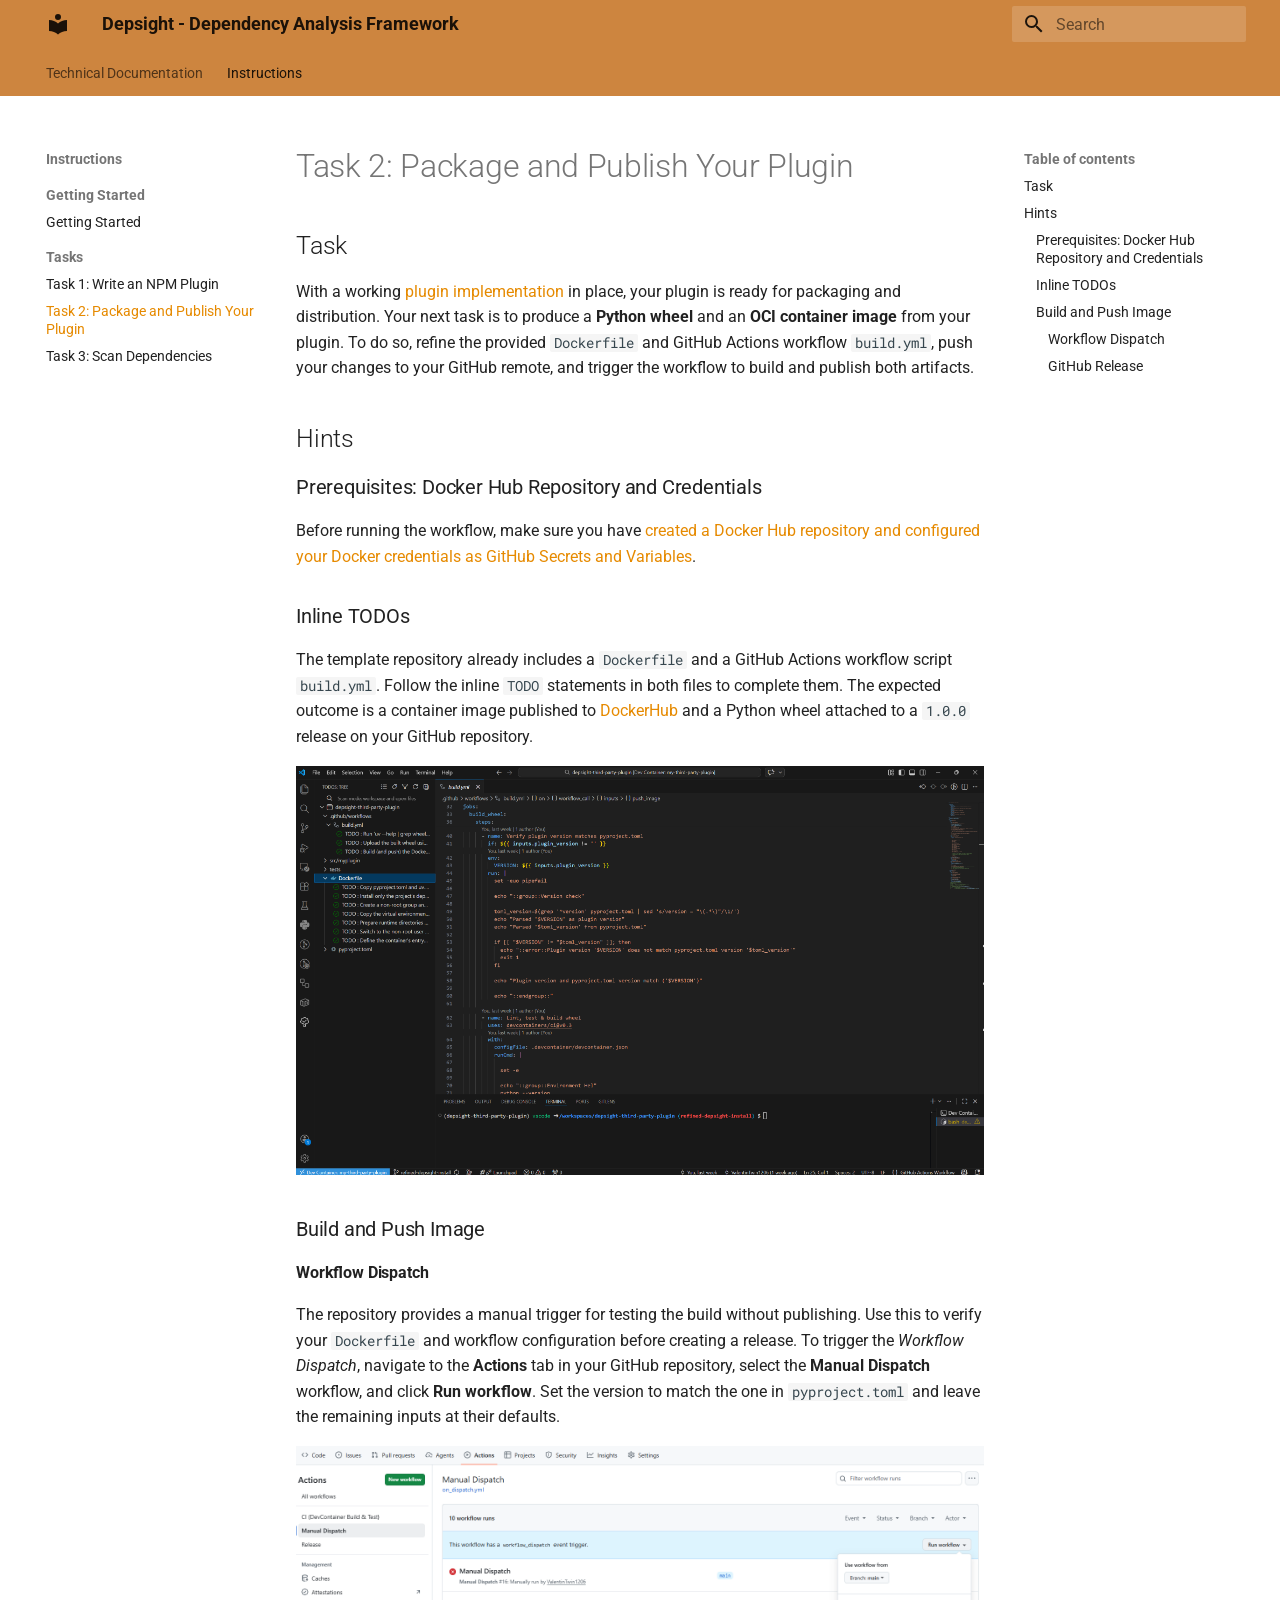
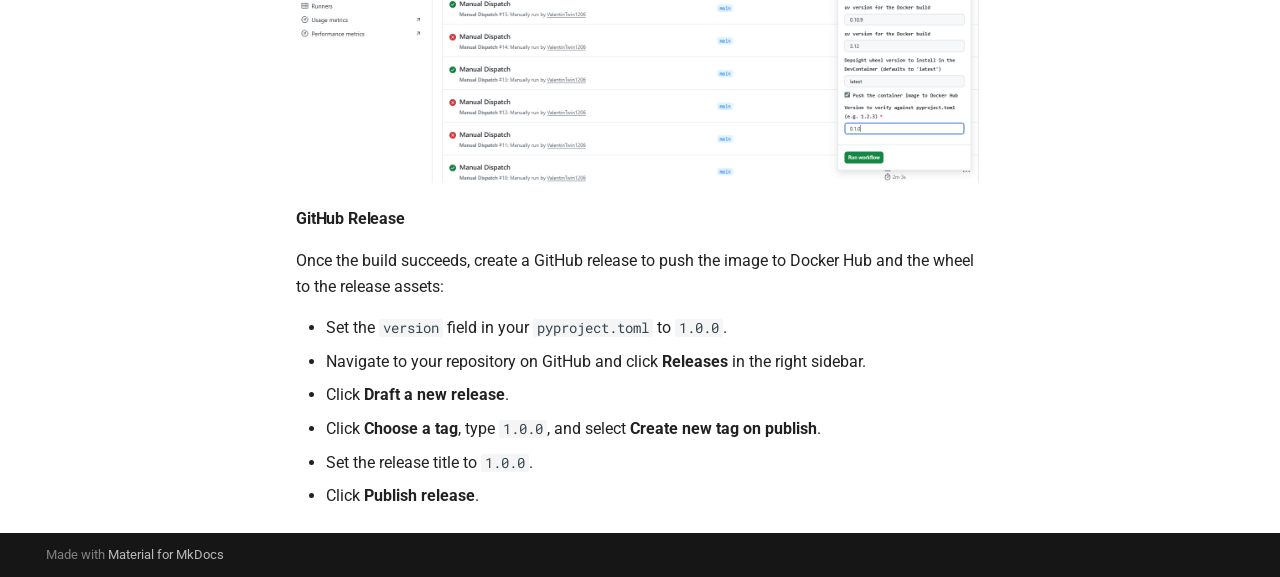
<file: instructions/tasks/task-2-package-and-publish-your-plugin/index.html>
<!doctype html>
<html lang="en" class="no-js">
  <head>
    
      <meta charset="utf-8">
      <meta name="viewport" content="width=device-width,initial-scale=1">
      
        <meta name="description" content="A modular dependency analysis framework for local workspaces">
      
      
      
      
        <link rel="prev" href="../task-1-write-a-npm-plugin/">
      
      
        <link rel="next" href="../task-3-scan-dependencies/">
      
      
        
      
      
      <link rel="icon" href="../../../assets/images/favicon.png">
      <meta name="generator" content="mkdocs-1.6.1, mkdocs-material-9.7.6">
    
    
      
        <title>Task 2: Package and Publish Your Plugin - Depsight - Dependency Analysis Framework</title>
      
    
    
      <link rel="stylesheet" href="../../../assets/stylesheets/main.484c7ddc.min.css">
      
        
        <link rel="stylesheet" href="../../../assets/stylesheets/palette.ab4e12ef.min.css">
      
      


    
    
      
    
    
      
        
        
        <link rel="preconnect" href="https://fonts.gstatic.com" crossorigin>
        <link rel="stylesheet" href="https://fonts.googleapis.com/css?family=Roboto:300,300i,400,400i,700,700i%7CRoboto+Mono:400,400i,700,700i&display=fallback">
        <style>:root{--md-text-font:"Roboto";--md-code-font:"Roboto Mono"}</style>
      
    
    
      <link rel="stylesheet" href="../../../stylesheets/extra.css">
    
    <script>__md_scope=new URL("../../..",location),__md_hash=e=>[...e].reduce(((e,_)=>(e<<5)-e+_.charCodeAt(0)),0),__md_get=(e,_=localStorage,t=__md_scope)=>JSON.parse(_.getItem(t.pathname+"."+e)),__md_set=(e,_,t=localStorage,a=__md_scope)=>{try{t.setItem(a.pathname+"."+e,JSON.stringify(_))}catch(e){}}</script>
    
      

    
    
  </head>
  
  
    
    
    
    
    
    <body dir="ltr" data-md-color-scheme="default" data-md-color-primary="orange" data-md-color-accent="orange">
  
    
    <input class="md-toggle" data-md-toggle="drawer" type="checkbox" id="__drawer" autocomplete="off">
    <input class="md-toggle" data-md-toggle="search" type="checkbox" id="__search" autocomplete="off">
    <label class="md-overlay" for="__drawer"></label>
    <div data-md-component="skip">
      
        
        <a href="#task-2-package-and-publish-your-plugin" class="md-skip">
          Skip to content
        </a>
      
    </div>
    <div data-md-component="announce">
      
    </div>
    
    
      

<header class="md-header" data-md-component="header">
  <nav class="md-header__inner md-grid" aria-label="Header">
    <a href="../../.." title="Depsight - Dependency Analysis Framework" class="md-header__button md-logo" aria-label="Depsight - Dependency Analysis Framework" data-md-component="logo">
      
  
  <svg xmlns="http://www.w3.org/2000/svg" viewBox="0 0 24 24"><path d="M12 8a3 3 0 0 0 3-3 3 3 0 0 0-3-3 3 3 0 0 0-3 3 3 3 0 0 0 3 3m0 3.54C9.64 9.35 6.5 8 3 8v11c3.5 0 6.64 1.35 9 3.54 2.36-2.19 5.5-3.54 9-3.54V8c-3.5 0-6.64 1.35-9 3.54"/></svg>

    </a>
    <label class="md-header__button md-icon" for="__drawer">
      
      <svg xmlns="http://www.w3.org/2000/svg" viewBox="0 0 24 24"><path d="M3 6h18v2H3zm0 5h18v2H3zm0 5h18v2H3z"/></svg>
    </label>
    <div class="md-header__title" data-md-component="header-title">
      <div class="md-header__ellipsis">
        <div class="md-header__topic">
          <span class="md-ellipsis">
            Depsight - Dependency Analysis Framework
          </span>
        </div>
        <div class="md-header__topic" data-md-component="header-topic">
          <span class="md-ellipsis">
            
              Task 2: Package and Publish Your Plugin
            
          </span>
        </div>
      </div>
    </div>
    
      
    
    
    
    
      
      
        <label class="md-header__button md-icon" for="__search">
          
          <svg xmlns="http://www.w3.org/2000/svg" viewBox="0 0 24 24"><path d="M9.5 3A6.5 6.5 0 0 1 16 9.5c0 1.61-.59 3.09-1.56 4.23l.27.27h.79l5 5-1.5 1.5-5-5v-.79l-.27-.27A6.52 6.52 0 0 1 9.5 16 6.5 6.5 0 0 1 3 9.5 6.5 6.5 0 0 1 9.5 3m0 2C7 5 5 7 5 9.5S7 14 9.5 14 14 12 14 9.5 12 5 9.5 5"/></svg>
        </label>
        <div class="md-search" data-md-component="search" role="dialog">
  <label class="md-search__overlay" for="__search"></label>
  <div class="md-search__inner" role="search">
    <form class="md-search__form" name="search">
      <input type="text" class="md-search__input" name="query" aria-label="Search" placeholder="Search" autocapitalize="off" autocorrect="off" autocomplete="off" spellcheck="false" data-md-component="search-query" required>
      <label class="md-search__icon md-icon" for="__search">
        
        <svg xmlns="http://www.w3.org/2000/svg" viewBox="0 0 24 24"><path d="M9.5 3A6.5 6.5 0 0 1 16 9.5c0 1.61-.59 3.09-1.56 4.23l.27.27h.79l5 5-1.5 1.5-5-5v-.79l-.27-.27A6.52 6.52 0 0 1 9.5 16 6.5 6.5 0 0 1 3 9.5 6.5 6.5 0 0 1 9.5 3m0 2C7 5 5 7 5 9.5S7 14 9.5 14 14 12 14 9.5 12 5 9.5 5"/></svg>
        
        <svg xmlns="http://www.w3.org/2000/svg" viewBox="0 0 24 24"><path d="M20 11v2H8l5.5 5.5-1.42 1.42L4.16 12l7.92-7.92L13.5 5.5 8 11z"/></svg>
      </label>
      <nav class="md-search__options" aria-label="Search">
        
        <button type="reset" class="md-search__icon md-icon" title="Clear" aria-label="Clear" tabindex="-1">
          
          <svg xmlns="http://www.w3.org/2000/svg" viewBox="0 0 24 24"><path d="M19 6.41 17.59 5 12 10.59 6.41 5 5 6.41 10.59 12 5 17.59 6.41 19 12 13.41 17.59 19 19 17.59 13.41 12z"/></svg>
        </button>
      </nav>
      
    </form>
    <div class="md-search__output">
      <div class="md-search__scrollwrap" tabindex="0" data-md-scrollfix>
        <div class="md-search-result" data-md-component="search-result">
          <div class="md-search-result__meta">
            Initializing search
          </div>
          <ol class="md-search-result__list" role="presentation"></ol>
        </div>
      </div>
    </div>
  </div>
</div>
      
    
    
  </nav>
  
</header>
    
    <div class="md-container" data-md-component="container">
      
      
        
          
            
<nav class="md-tabs" aria-label="Tabs" data-md-component="tabs">
  <div class="md-grid">
    <ul class="md-tabs__list">
      
        
  
  
  
  
    
    
      
  
  
  
  
    
    
      <li class="md-tabs__item">
        <a href="../../../technical-documentation/development/project-overview/" class="md-tabs__link">
          
  
  
  Technical Documentation

        </a>
      </li>
    
  

    
  

      
        
  
  
  
    
  
  
    
    
      
  
  
  
    
  
  
    
    
      <li class="md-tabs__item md-tabs__item--active">
        <a href="../../getting-started/getting-started/" class="md-tabs__link">
          
  
  
  Instructions

        </a>
      </li>
    
  

    
  

      
    </ul>
  </div>
</nav>
          
        
      
      <main class="md-main" data-md-component="main">
        <div class="md-main__inner md-grid">
          
            
              
              <div class="md-sidebar md-sidebar--primary" data-md-component="sidebar" data-md-type="navigation" >
                <div class="md-sidebar__scrollwrap">
                  <div class="md-sidebar__inner">
                    


  


<nav class="md-nav md-nav--primary md-nav--lifted" aria-label="Navigation" data-md-level="0">
  <label class="md-nav__title" for="__drawer">
    <a href="../../.." title="Depsight - Dependency Analysis Framework" class="md-nav__button md-logo" aria-label="Depsight - Dependency Analysis Framework" data-md-component="logo">
      
  
  <svg xmlns="http://www.w3.org/2000/svg" viewBox="0 0 24 24"><path d="M12 8a3 3 0 0 0 3-3 3 3 0 0 0-3-3 3 3 0 0 0-3 3 3 3 0 0 0 3 3m0 3.54C9.64 9.35 6.5 8 3 8v11c3.5 0 6.64 1.35 9 3.54 2.36-2.19 5.5-3.54 9-3.54V8c-3.5 0-6.64 1.35-9 3.54"/></svg>

    </a>
    Depsight - Dependency Analysis Framework
  </label>
  
  <ul class="md-nav__list" data-md-scrollfix>
    
      
      
  
  
  
  
    
    
    
    
      
      
        
      
    
    
    <li class="md-nav__item md-nav__item--nested">
      
        
        
        <input class="md-nav__toggle md-toggle " type="checkbox" id="__nav_1" >
        
          
          <label class="md-nav__link" for="__nav_1" id="__nav_1_label" tabindex="0">
            
  
  
  <span class="md-ellipsis">
    
  
    Technical Documentation
  

    
  </span>
  
  

            <span class="md-nav__icon md-icon"></span>
          </label>
        
        <nav class="md-nav" data-md-level="1" aria-labelledby="__nav_1_label" aria-expanded="false">
          <label class="md-nav__title" for="__nav_1">
            <span class="md-nav__icon md-icon"></span>
            
  
    Technical Documentation
  

          </label>
          <ul class="md-nav__list" data-md-scrollfix>
            
              
                
  
  
  
  
    
    
    
    
      
      
        
      
    
    
    <li class="md-nav__item md-nav__item--nested">
      
        
        
        <input class="md-nav__toggle md-toggle " type="checkbox" id="__nav_1_1" >
        
          
          <label class="md-nav__link" for="__nav_1_1" id="__nav_1_1_label" tabindex="0">
            
  
  
  <span class="md-ellipsis">
    
  
    Architecture & Development
  

    
  </span>
  
  

            <span class="md-nav__icon md-icon"></span>
          </label>
        
        <nav class="md-nav" data-md-level="2" aria-labelledby="__nav_1_1_label" aria-expanded="false">
          <label class="md-nav__title" for="__nav_1_1">
            <span class="md-nav__icon md-icon"></span>
            
  
    Architecture & Development
  

          </label>
          <ul class="md-nav__list" data-md-scrollfix>
            
              
                
  
  
  
  
    <li class="md-nav__item">
      <a href="../../../technical-documentation/development/project-overview/" class="md-nav__link">
        
  
  
  <span class="md-ellipsis">
    
  
    Project Overview
  

    
  </span>
  
  

      </a>
    </li>
  

              
            
              
                
  
  
  
  
    <li class="md-nav__item">
      <a href="../../../technical-documentation/development/dev-environment/" class="md-nav__link">
        
  
  
  <span class="md-ellipsis">
    
  
    Development Environment
  

    
  </span>
  
  

      </a>
    </li>
  

              
            
              
                
  
  
  
  
    <li class="md-nav__item">
      <a href="../../../technical-documentation/development/cli-architecture/" class="md-nav__link">
        
  
  
  <span class="md-ellipsis">
    
  
    CLI Architecture
  

    
  </span>
  
  

      </a>
    </li>
  

              
            
              
                
  
  
  
  
    <li class="md-nav__item">
      <a href="../../../technical-documentation/development/agentic-engineering/" class="md-nav__link">
        
  
  
  <span class="md-ellipsis">
    
  
    Agentic Engineering
  

    
  </span>
  
  

      </a>
    </li>
  

              
            
          </ul>
        </nav>
      
    </li>
  

              
            
              
                
  
  
  
  
    
    
    
    
      
      
        
      
    
    
    <li class="md-nav__item md-nav__item--nested">
      
        
        
        <input class="md-nav__toggle md-toggle " type="checkbox" id="__nav_1_2" >
        
          
          <label class="md-nav__link" for="__nav_1_2" id="__nav_1_2_label" tabindex="0">
            
  
  
  <span class="md-ellipsis">
    
  
    Integration & Deployment
  

    
  </span>
  
  

            <span class="md-nav__icon md-icon"></span>
          </label>
        
        <nav class="md-nav" data-md-level="2" aria-labelledby="__nav_1_2_label" aria-expanded="false">
          <label class="md-nav__title" for="__nav_1_2">
            <span class="md-nav__icon md-icon"></span>
            
  
    Integration & Deployment
  

          </label>
          <ul class="md-nav__list" data-md-scrollfix>
            
              
                
  
  
  
  
    <li class="md-nav__item">
      <a href="../../../technical-documentation/integration_and_deployment/distribution/" class="md-nav__link">
        
  
  
  <span class="md-ellipsis">
    
  
    Distribution
  

    
  </span>
  
  

      </a>
    </li>
  

              
            
              
                
  
  
  
  
    <li class="md-nav__item">
      <a href="../../../technical-documentation/integration_and_deployment/containerization/" class="md-nav__link">
        
  
  
  <span class="md-ellipsis">
    
  
    Containerization
  

    
  </span>
  
  

      </a>
    </li>
  

              
            
              
                
  
  
  
  
    <li class="md-nav__item">
      <a href="../../../technical-documentation/integration_and_deployment/ci_cd/" class="md-nav__link">
        
  
  
  <span class="md-ellipsis">
    
  
    CI/CD
  

    
  </span>
  
  

      </a>
    </li>
  

              
            
          </ul>
        </nav>
      
    </li>
  

              
            
          </ul>
        </nav>
      
    </li>
  

    
      
      
  
  
    
  
  
  
    
    
    
    
      
        
        
      
      
        
      
    
    
    <li class="md-nav__item md-nav__item--active md-nav__item--section md-nav__item--nested">
      
        
        
        <input class="md-nav__toggle md-toggle " type="checkbox" id="__nav_2" checked>
        
          
          <label class="md-nav__link" for="__nav_2" id="__nav_2_label" tabindex="">
            
  
  
  <span class="md-ellipsis">
    
  
    Instructions
  

    
  </span>
  
  

            <span class="md-nav__icon md-icon"></span>
          </label>
        
        <nav class="md-nav" data-md-level="1" aria-labelledby="__nav_2_label" aria-expanded="true">
          <label class="md-nav__title" for="__nav_2">
            <span class="md-nav__icon md-icon"></span>
            
  
    Instructions
  

          </label>
          <ul class="md-nav__list" data-md-scrollfix>
            
              
                
  
  
  
  
    
    
    
    
      
      
        
          
          
        
      
    
    
    <li class="md-nav__item md-nav__item--section md-nav__item--nested">
      
        
        
        <input class="md-nav__toggle md-toggle " type="checkbox" id="__nav_2_1" >
        
          
          <label class="md-nav__link" for="__nav_2_1" id="__nav_2_1_label" tabindex="">
            
  
  
  <span class="md-ellipsis">
    
  
    Getting Started
  

    
  </span>
  
  

            <span class="md-nav__icon md-icon"></span>
          </label>
        
        <nav class="md-nav" data-md-level="2" aria-labelledby="__nav_2_1_label" aria-expanded="false">
          <label class="md-nav__title" for="__nav_2_1">
            <span class="md-nav__icon md-icon"></span>
            
  
    Getting Started
  

          </label>
          <ul class="md-nav__list" data-md-scrollfix>
            
              
                
  
  
  
  
    <li class="md-nav__item">
      <a href="../../getting-started/getting-started/" class="md-nav__link">
        
  
  
  <span class="md-ellipsis">
    
  
    Getting Started
  

    
  </span>
  
  

      </a>
    </li>
  

              
            
          </ul>
        </nav>
      
    </li>
  

              
            
              
                
  
  
    
  
  
  
    
    
    
    
      
      
        
          
          
        
      
    
    
    <li class="md-nav__item md-nav__item--active md-nav__item--section md-nav__item--nested">
      
        
        
        <input class="md-nav__toggle md-toggle " type="checkbox" id="__nav_2_2" checked>
        
          
          <label class="md-nav__link" for="__nav_2_2" id="__nav_2_2_label" tabindex="">
            
  
  
  <span class="md-ellipsis">
    
  
    Tasks
  

    
  </span>
  
  

            <span class="md-nav__icon md-icon"></span>
          </label>
        
        <nav class="md-nav" data-md-level="2" aria-labelledby="__nav_2_2_label" aria-expanded="true">
          <label class="md-nav__title" for="__nav_2_2">
            <span class="md-nav__icon md-icon"></span>
            
  
    Tasks
  

          </label>
          <ul class="md-nav__list" data-md-scrollfix>
            
              
                
  
  
  
  
    <li class="md-nav__item">
      <a href="../task-1-write-a-npm-plugin/" class="md-nav__link">
        
  
  
  <span class="md-ellipsis">
    
  
    Task 1: Write an NPM Plugin
  

    
  </span>
  
  

      </a>
    </li>
  

              
            
              
                
  
  
    
  
  
  
    <li class="md-nav__item md-nav__item--active">
      
      <input class="md-nav__toggle md-toggle" type="checkbox" id="__toc">
      
      
        
      
      
        <label class="md-nav__link md-nav__link--active" for="__toc">
          
  
  
  <span class="md-ellipsis">
    
  
    Task 2: Package and Publish Your Plugin
  

    
  </span>
  
  

          <span class="md-nav__icon md-icon"></span>
        </label>
      
      <a href="./" class="md-nav__link md-nav__link--active">
        
  
  
  <span class="md-ellipsis">
    
  
    Task 2: Package and Publish Your Plugin
  

    
  </span>
  
  

      </a>
      
        

<nav class="md-nav md-nav--secondary" aria-label="Table of contents">
  
  
  
    
  
  
    <label class="md-nav__title" for="__toc">
      <span class="md-nav__icon md-icon"></span>
      Table of contents
    </label>
    <ul class="md-nav__list" data-md-component="toc" data-md-scrollfix>
      
        <li class="md-nav__item">
  <a href="#task" class="md-nav__link">
    <span class="md-ellipsis">
      
        Task
      
    </span>
  </a>
  
</li>
      
        <li class="md-nav__item">
  <a href="#hints" class="md-nav__link">
    <span class="md-ellipsis">
      
        Hints
      
    </span>
  </a>
  
    <nav class="md-nav" aria-label="Hints">
      <ul class="md-nav__list">
        
          <li class="md-nav__item">
  <a href="#prerequisites-docker-hub-repository-and-credentials" class="md-nav__link">
    <span class="md-ellipsis">
      
        Prerequisites: Docker Hub Repository and Credentials
      
    </span>
  </a>
  
</li>
        
          <li class="md-nav__item">
  <a href="#inline-todos" class="md-nav__link">
    <span class="md-ellipsis">
      
        Inline TODOs
      
    </span>
  </a>
  
</li>
        
          <li class="md-nav__item">
  <a href="#build-and-push-image" class="md-nav__link">
    <span class="md-ellipsis">
      
        Build and Push Image
      
    </span>
  </a>
  
    <nav class="md-nav" aria-label="Build and Push Image">
      <ul class="md-nav__list">
        
          <li class="md-nav__item">
  <a href="#workflow-dispatch" class="md-nav__link">
    <span class="md-ellipsis">
      
        Workflow Dispatch
      
    </span>
  </a>
  
</li>
        
          <li class="md-nav__item">
  <a href="#github-release" class="md-nav__link">
    <span class="md-ellipsis">
      
        GitHub Release
      
    </span>
  </a>
  
</li>
        
      </ul>
    </nav>
  
</li>
        
      </ul>
    </nav>
  
</li>
      
    </ul>
  
</nav>
      
    </li>
  

              
            
              
                
  
  
  
  
    <li class="md-nav__item">
      <a href="../task-3-scan-dependencies/" class="md-nav__link">
        
  
  
  <span class="md-ellipsis">
    
  
    Task 3: Scan Dependencies
  

    
  </span>
  
  

      </a>
    </li>
  

              
            
          </ul>
        </nav>
      
    </li>
  

              
            
          </ul>
        </nav>
      
    </li>
  

    
  </ul>
</nav>
                  </div>
                </div>
              </div>
            
            
              
              <div class="md-sidebar md-sidebar--secondary" data-md-component="sidebar" data-md-type="toc" >
                <div class="md-sidebar__scrollwrap">
                  <div class="md-sidebar__inner">
                    

<nav class="md-nav md-nav--secondary" aria-label="Table of contents">
  
  
  
    
  
  
    <label class="md-nav__title" for="__toc">
      <span class="md-nav__icon md-icon"></span>
      Table of contents
    </label>
    <ul class="md-nav__list" data-md-component="toc" data-md-scrollfix>
      
        <li class="md-nav__item">
  <a href="#task" class="md-nav__link">
    <span class="md-ellipsis">
      
        Task
      
    </span>
  </a>
  
</li>
      
        <li class="md-nav__item">
  <a href="#hints" class="md-nav__link">
    <span class="md-ellipsis">
      
        Hints
      
    </span>
  </a>
  
    <nav class="md-nav" aria-label="Hints">
      <ul class="md-nav__list">
        
          <li class="md-nav__item">
  <a href="#prerequisites-docker-hub-repository-and-credentials" class="md-nav__link">
    <span class="md-ellipsis">
      
        Prerequisites: Docker Hub Repository and Credentials
      
    </span>
  </a>
  
</li>
        
          <li class="md-nav__item">
  <a href="#inline-todos" class="md-nav__link">
    <span class="md-ellipsis">
      
        Inline TODOs
      
    </span>
  </a>
  
</li>
        
          <li class="md-nav__item">
  <a href="#build-and-push-image" class="md-nav__link">
    <span class="md-ellipsis">
      
        Build and Push Image
      
    </span>
  </a>
  
    <nav class="md-nav" aria-label="Build and Push Image">
      <ul class="md-nav__list">
        
          <li class="md-nav__item">
  <a href="#workflow-dispatch" class="md-nav__link">
    <span class="md-ellipsis">
      
        Workflow Dispatch
      
    </span>
  </a>
  
</li>
        
          <li class="md-nav__item">
  <a href="#github-release" class="md-nav__link">
    <span class="md-ellipsis">
      
        GitHub Release
      
    </span>
  </a>
  
</li>
        
      </ul>
    </nav>
  
</li>
        
      </ul>
    </nav>
  
</li>
      
    </ul>
  
</nav>
                  </div>
                </div>
              </div>
            
          
          
            <div class="md-content" data-md-component="content">
              
              <article class="md-content__inner md-typeset">
                
                  



<h1 id="task-2-package-and-publish-your-plugin">Task 2: Package and Publish Your Plugin</h1>
<h2 id="task">Task</h2>
<p>With a working <a href="../task-1-write-a-npm-plugin/">plugin implementation</a> in place, your plugin is ready for packaging and distribution. Your next task is to produce a <strong>Python wheel</strong> and an <strong>OCI container image</strong> from your plugin. To do so, refine the provided <code>Dockerfile</code> and GitHub Actions workflow <code>build.yml</code>, push your changes to your GitHub remote, and trigger the workflow to build and publish both artifacts.</p>
<h2 id="hints">Hints</h2>
<h3 id="prerequisites-docker-hub-repository-and-credentials">Prerequisites: Docker Hub Repository and Credentials</h3>
<p>Before running the workflow, make sure you have <a href="../../getting-started/getting-started/#set-up-your-docker-depsight-npm-plugin-repository">created a Docker Hub repository and configured your Docker credentials as GitHub Secrets and Variables</a>.</p>
<h3 id="inline-todos">Inline TODOs</h3>
<p>The template repository already includes a <code>Dockerfile</code> and a GitHub Actions workflow script <code>build.yml</code>. Follow the inline <code>TODO</code> statements in both files to complete them. The expected outcome is a container image published to <a href="https://hub.docker.com">DockerHub</a> and a Python wheel attached to a <code>1.0.0</code> release on your GitHub repository.</p>
<p><img alt="Todos Overview" src="../../../images/todos_task_2.png" /></p>
<h3 id="build-and-push-image">Build and Push Image</h3>
<h4 id="workflow-dispatch">Workflow Dispatch</h4>
<p>The repository provides a manual trigger for testing the build without publishing. Use this to verify your <code>Dockerfile</code> and workflow configuration before creating a release. To trigger the <em>Workflow Dispatch</em>, navigate to the <strong>Actions</strong> tab in your GitHub repository, select the <strong>Manual Dispatch</strong> workflow, and click <strong>Run workflow</strong>. Set the version to match the one in <code>pyproject.toml</code> and leave the remaining inputs at their defaults.</p>
<p><img alt="Run dispatch" src="../../../images/run_dispatch.png" /></p>
<h4 id="github-release">GitHub Release</h4>
<p>Once the build succeeds, create a GitHub release to push the image to Docker Hub and the wheel to the release assets:</p>
<ul>
<li>Set the <code>version</code> field in your <code>pyproject.toml</code> to <code>1.0.0</code>.</li>
<li>Navigate to your repository on GitHub and click <strong>Releases</strong> in the right sidebar.</li>
<li>Click <strong>Draft a new release</strong>.</li>
<li>Click <strong>Choose a tag</strong>, type <code>1.0.0</code>, and select <strong>Create new tag on publish</strong>.</li>
<li>Set the release title to <code>1.0.0</code>.</li>
<li>Click <strong>Publish release</strong>.</li>
</ul>












                
              </article>
            </div>
          
          
<script>var target=document.getElementById(location.hash.slice(1));target&&target.name&&(target.checked=target.name.startsWith("__tabbed_"))</script>
        </div>
        
      </main>
      
        <footer class="md-footer">
  
  <div class="md-footer-meta md-typeset">
    <div class="md-footer-meta__inner md-grid">
      <div class="md-copyright">
  
  
    Made with
    <a href="https://squidfunk.github.io/mkdocs-material/" target="_blank" rel="noopener">
      Material for MkDocs
    </a>
  
</div>
      
    </div>
  </div>
</footer>
      
    </div>
    <div class="md-dialog" data-md-component="dialog">
      <div class="md-dialog__inner md-typeset"></div>
    </div>
    
    
    
      
      
      <script id="__config" type="application/json">{"annotate": null, "base": "../../..", "features": ["navigation.tabs", "navigation.sections", "content.code.copy"], "search": "../../../assets/javascripts/workers/search.2c215733.min.js", "tags": null, "translations": {"clipboard.copied": "Copied to clipboard", "clipboard.copy": "Copy to clipboard", "search.result.more.one": "1 more on this page", "search.result.more.other": "# more on this page", "search.result.none": "No matching documents", "search.result.one": "1 matching document", "search.result.other": "# matching documents", "search.result.placeholder": "Type to start searching", "search.result.term.missing": "Missing", "select.version": "Select version"}, "version": null}</script>
    
    
      <script src="../../../assets/javascripts/bundle.79ae519e.min.js"></script>
      
    
  </body>
</html>
</file>
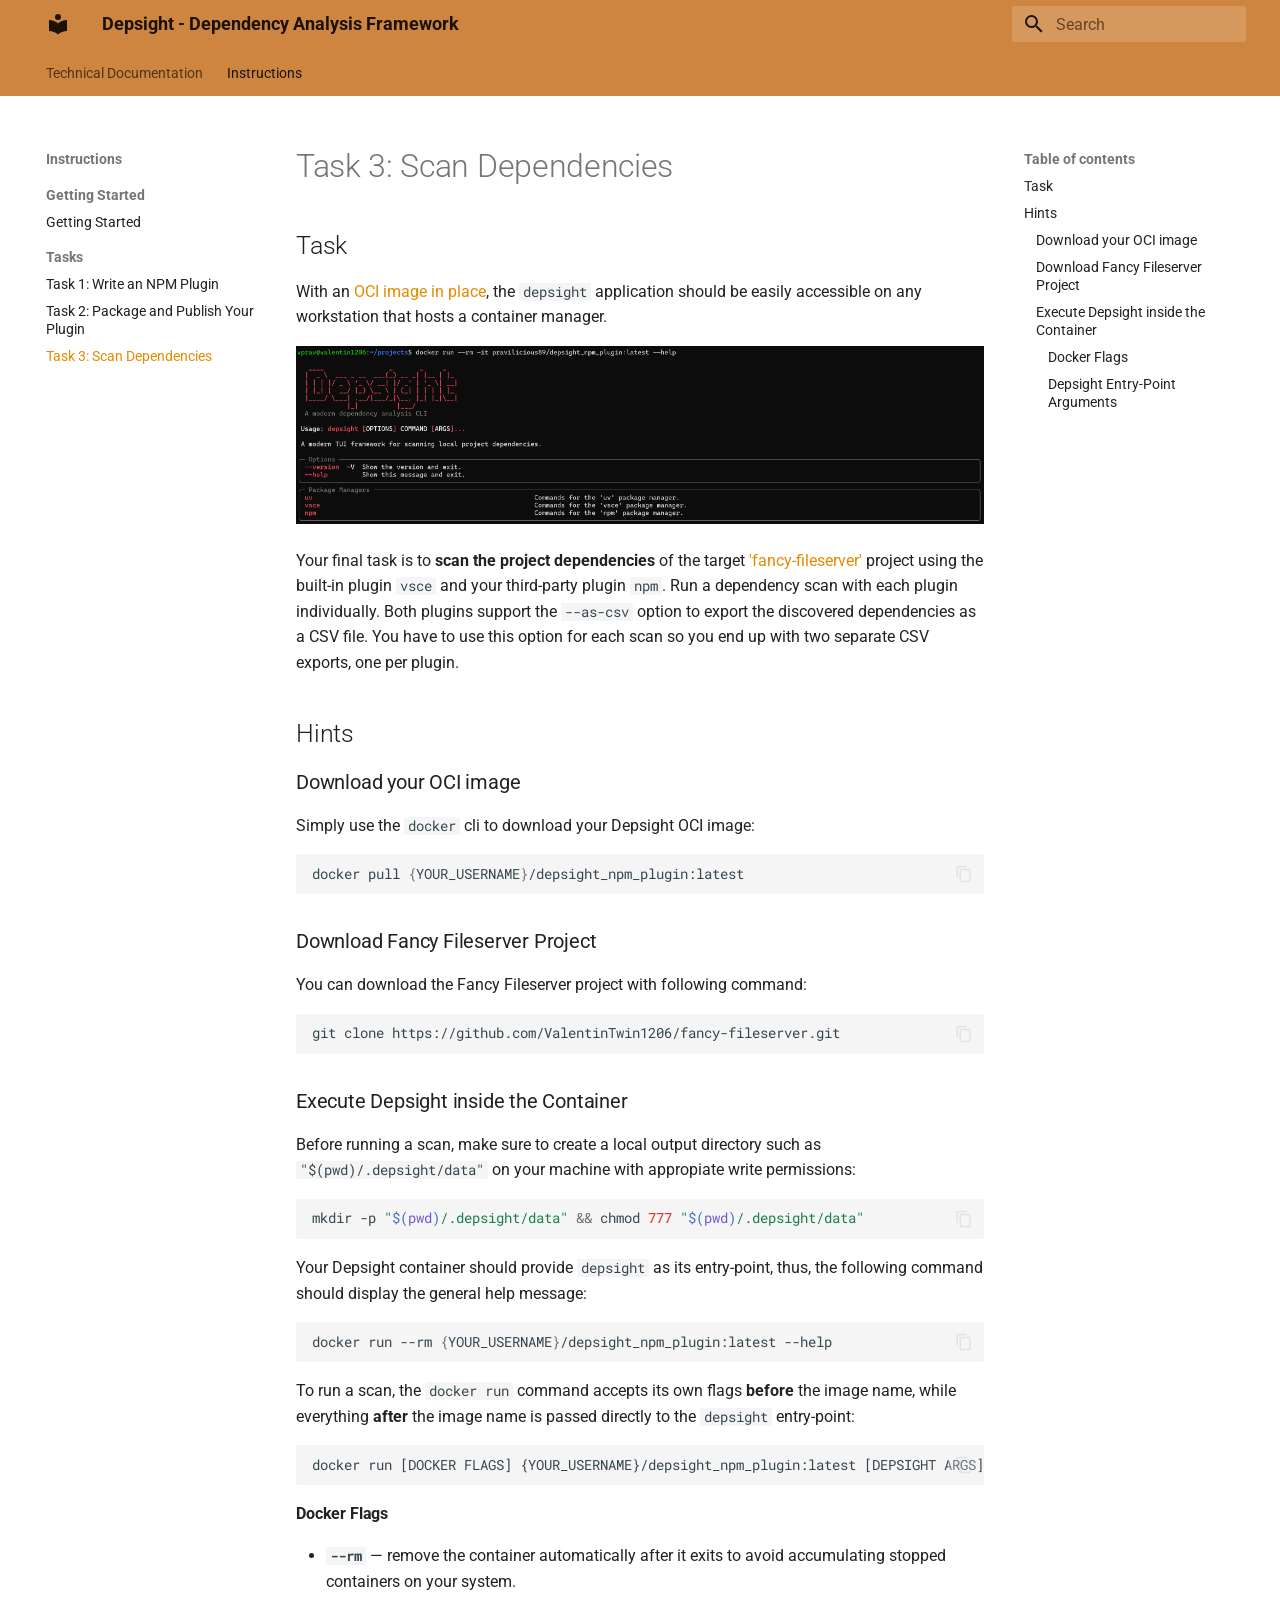
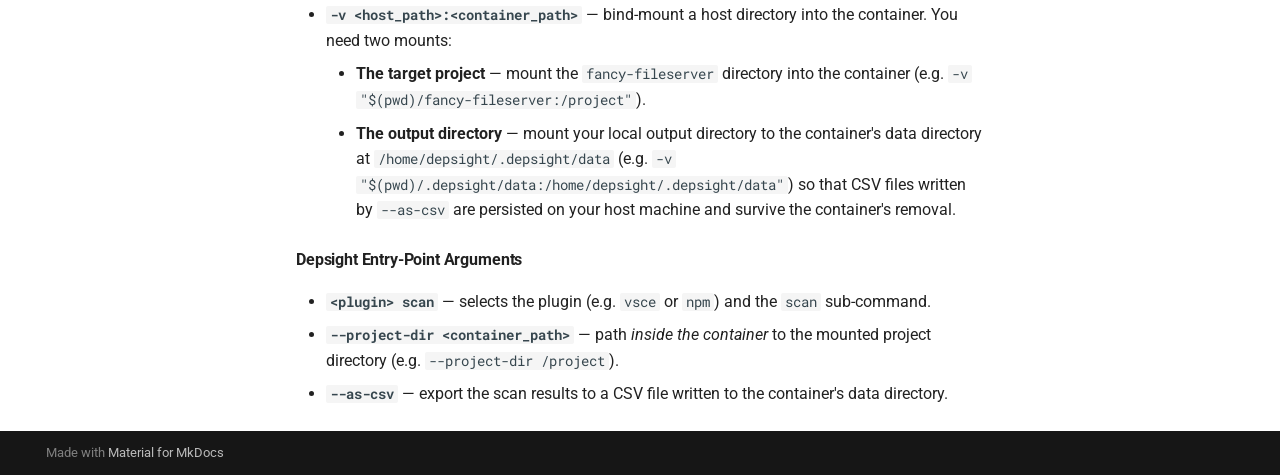
<file: instructions/tasks/task-3-scan-dependencies/index.html>
<!doctype html>
<html lang="en" class="no-js">
  <head>
    
      <meta charset="utf-8">
      <meta name="viewport" content="width=device-width,initial-scale=1">
      
        <meta name="description" content="A modular dependency analysis framework for local workspaces">
      
      
      
      
        <link rel="prev" href="../task-2-package-and-publish-your-plugin/">
      
      
      
        
      
      
      <link rel="icon" href="../../../assets/images/favicon.png">
      <meta name="generator" content="mkdocs-1.6.1, mkdocs-material-9.7.6">
    
    
      
        <title>Task 3: Scan Dependencies - Depsight - Dependency Analysis Framework</title>
      
    
    
      <link rel="stylesheet" href="../../../assets/stylesheets/main.484c7ddc.min.css">
      
        
        <link rel="stylesheet" href="../../../assets/stylesheets/palette.ab4e12ef.min.css">
      
      


    
    
      
    
    
      
        
        
        <link rel="preconnect" href="https://fonts.gstatic.com" crossorigin>
        <link rel="stylesheet" href="https://fonts.googleapis.com/css?family=Roboto:300,300i,400,400i,700,700i%7CRoboto+Mono:400,400i,700,700i&display=fallback">
        <style>:root{--md-text-font:"Roboto";--md-code-font:"Roboto Mono"}</style>
      
    
    
      <link rel="stylesheet" href="../../../stylesheets/extra.css">
    
    <script>__md_scope=new URL("../../..",location),__md_hash=e=>[...e].reduce(((e,_)=>(e<<5)-e+_.charCodeAt(0)),0),__md_get=(e,_=localStorage,t=__md_scope)=>JSON.parse(_.getItem(t.pathname+"."+e)),__md_set=(e,_,t=localStorage,a=__md_scope)=>{try{t.setItem(a.pathname+"."+e,JSON.stringify(_))}catch(e){}}</script>
    
      

    
    
  </head>
  
  
    
    
    
    
    
    <body dir="ltr" data-md-color-scheme="default" data-md-color-primary="orange" data-md-color-accent="orange">
  
    
    <input class="md-toggle" data-md-toggle="drawer" type="checkbox" id="__drawer" autocomplete="off">
    <input class="md-toggle" data-md-toggle="search" type="checkbox" id="__search" autocomplete="off">
    <label class="md-overlay" for="__drawer"></label>
    <div data-md-component="skip">
      
        
        <a href="#task-3-scan-dependencies" class="md-skip">
          Skip to content
        </a>
      
    </div>
    <div data-md-component="announce">
      
    </div>
    
    
      

<header class="md-header" data-md-component="header">
  <nav class="md-header__inner md-grid" aria-label="Header">
    <a href="../../.." title="Depsight - Dependency Analysis Framework" class="md-header__button md-logo" aria-label="Depsight - Dependency Analysis Framework" data-md-component="logo">
      
  
  <svg xmlns="http://www.w3.org/2000/svg" viewBox="0 0 24 24"><path d="M12 8a3 3 0 0 0 3-3 3 3 0 0 0-3-3 3 3 0 0 0-3 3 3 3 0 0 0 3 3m0 3.54C9.64 9.35 6.5 8 3 8v11c3.5 0 6.64 1.35 9 3.54 2.36-2.19 5.5-3.54 9-3.54V8c-3.5 0-6.64 1.35-9 3.54"/></svg>

    </a>
    <label class="md-header__button md-icon" for="__drawer">
      
      <svg xmlns="http://www.w3.org/2000/svg" viewBox="0 0 24 24"><path d="M3 6h18v2H3zm0 5h18v2H3zm0 5h18v2H3z"/></svg>
    </label>
    <div class="md-header__title" data-md-component="header-title">
      <div class="md-header__ellipsis">
        <div class="md-header__topic">
          <span class="md-ellipsis">
            Depsight - Dependency Analysis Framework
          </span>
        </div>
        <div class="md-header__topic" data-md-component="header-topic">
          <span class="md-ellipsis">
            
              Task 3: Scan Dependencies
            
          </span>
        </div>
      </div>
    </div>
    
      
    
    
    
    
      
      
        <label class="md-header__button md-icon" for="__search">
          
          <svg xmlns="http://www.w3.org/2000/svg" viewBox="0 0 24 24"><path d="M9.5 3A6.5 6.5 0 0 1 16 9.5c0 1.61-.59 3.09-1.56 4.23l.27.27h.79l5 5-1.5 1.5-5-5v-.79l-.27-.27A6.52 6.52 0 0 1 9.5 16 6.5 6.5 0 0 1 3 9.5 6.5 6.5 0 0 1 9.5 3m0 2C7 5 5 7 5 9.5S7 14 9.5 14 14 12 14 9.5 12 5 9.5 5"/></svg>
        </label>
        <div class="md-search" data-md-component="search" role="dialog">
  <label class="md-search__overlay" for="__search"></label>
  <div class="md-search__inner" role="search">
    <form class="md-search__form" name="search">
      <input type="text" class="md-search__input" name="query" aria-label="Search" placeholder="Search" autocapitalize="off" autocorrect="off" autocomplete="off" spellcheck="false" data-md-component="search-query" required>
      <label class="md-search__icon md-icon" for="__search">
        
        <svg xmlns="http://www.w3.org/2000/svg" viewBox="0 0 24 24"><path d="M9.5 3A6.5 6.5 0 0 1 16 9.5c0 1.61-.59 3.09-1.56 4.23l.27.27h.79l5 5-1.5 1.5-5-5v-.79l-.27-.27A6.52 6.52 0 0 1 9.5 16 6.5 6.5 0 0 1 3 9.5 6.5 6.5 0 0 1 9.5 3m0 2C7 5 5 7 5 9.5S7 14 9.5 14 14 12 14 9.5 12 5 9.5 5"/></svg>
        
        <svg xmlns="http://www.w3.org/2000/svg" viewBox="0 0 24 24"><path d="M20 11v2H8l5.5 5.5-1.42 1.42L4.16 12l7.92-7.92L13.5 5.5 8 11z"/></svg>
      </label>
      <nav class="md-search__options" aria-label="Search">
        
        <button type="reset" class="md-search__icon md-icon" title="Clear" aria-label="Clear" tabindex="-1">
          
          <svg xmlns="http://www.w3.org/2000/svg" viewBox="0 0 24 24"><path d="M19 6.41 17.59 5 12 10.59 6.41 5 5 6.41 10.59 12 5 17.59 6.41 19 12 13.41 17.59 19 19 17.59 13.41 12z"/></svg>
        </button>
      </nav>
      
    </form>
    <div class="md-search__output">
      <div class="md-search__scrollwrap" tabindex="0" data-md-scrollfix>
        <div class="md-search-result" data-md-component="search-result">
          <div class="md-search-result__meta">
            Initializing search
          </div>
          <ol class="md-search-result__list" role="presentation"></ol>
        </div>
      </div>
    </div>
  </div>
</div>
      
    
    
  </nav>
  
</header>
    
    <div class="md-container" data-md-component="container">
      
      
        
          
            
<nav class="md-tabs" aria-label="Tabs" data-md-component="tabs">
  <div class="md-grid">
    <ul class="md-tabs__list">
      
        
  
  
  
  
    
    
      
  
  
  
  
    
    
      <li class="md-tabs__item">
        <a href="../../../technical-documentation/development/project-overview/" class="md-tabs__link">
          
  
  
  Technical Documentation

        </a>
      </li>
    
  

    
  

      
        
  
  
  
    
  
  
    
    
      
  
  
  
    
  
  
    
    
      <li class="md-tabs__item md-tabs__item--active">
        <a href="../../getting-started/getting-started/" class="md-tabs__link">
          
  
  
  Instructions

        </a>
      </li>
    
  

    
  

      
    </ul>
  </div>
</nav>
          
        
      
      <main class="md-main" data-md-component="main">
        <div class="md-main__inner md-grid">
          
            
              
              <div class="md-sidebar md-sidebar--primary" data-md-component="sidebar" data-md-type="navigation" >
                <div class="md-sidebar__scrollwrap">
                  <div class="md-sidebar__inner">
                    


  


<nav class="md-nav md-nav--primary md-nav--lifted" aria-label="Navigation" data-md-level="0">
  <label class="md-nav__title" for="__drawer">
    <a href="../../.." title="Depsight - Dependency Analysis Framework" class="md-nav__button md-logo" aria-label="Depsight - Dependency Analysis Framework" data-md-component="logo">
      
  
  <svg xmlns="http://www.w3.org/2000/svg" viewBox="0 0 24 24"><path d="M12 8a3 3 0 0 0 3-3 3 3 0 0 0-3-3 3 3 0 0 0-3 3 3 3 0 0 0 3 3m0 3.54C9.64 9.35 6.5 8 3 8v11c3.5 0 6.64 1.35 9 3.54 2.36-2.19 5.5-3.54 9-3.54V8c-3.5 0-6.64 1.35-9 3.54"/></svg>

    </a>
    Depsight - Dependency Analysis Framework
  </label>
  
  <ul class="md-nav__list" data-md-scrollfix>
    
      
      
  
  
  
  
    
    
    
    
      
      
        
      
    
    
    <li class="md-nav__item md-nav__item--nested">
      
        
        
        <input class="md-nav__toggle md-toggle " type="checkbox" id="__nav_1" >
        
          
          <label class="md-nav__link" for="__nav_1" id="__nav_1_label" tabindex="0">
            
  
  
  <span class="md-ellipsis">
    
  
    Technical Documentation
  

    
  </span>
  
  

            <span class="md-nav__icon md-icon"></span>
          </label>
        
        <nav class="md-nav" data-md-level="1" aria-labelledby="__nav_1_label" aria-expanded="false">
          <label class="md-nav__title" for="__nav_1">
            <span class="md-nav__icon md-icon"></span>
            
  
    Technical Documentation
  

          </label>
          <ul class="md-nav__list" data-md-scrollfix>
            
              
                
  
  
  
  
    
    
    
    
      
      
        
      
    
    
    <li class="md-nav__item md-nav__item--nested">
      
        
        
        <input class="md-nav__toggle md-toggle " type="checkbox" id="__nav_1_1" >
        
          
          <label class="md-nav__link" for="__nav_1_1" id="__nav_1_1_label" tabindex="0">
            
  
  
  <span class="md-ellipsis">
    
  
    Architecture & Development
  

    
  </span>
  
  

            <span class="md-nav__icon md-icon"></span>
          </label>
        
        <nav class="md-nav" data-md-level="2" aria-labelledby="__nav_1_1_label" aria-expanded="false">
          <label class="md-nav__title" for="__nav_1_1">
            <span class="md-nav__icon md-icon"></span>
            
  
    Architecture & Development
  

          </label>
          <ul class="md-nav__list" data-md-scrollfix>
            
              
                
  
  
  
  
    <li class="md-nav__item">
      <a href="../../../technical-documentation/development/project-overview/" class="md-nav__link">
        
  
  
  <span class="md-ellipsis">
    
  
    Project Overview
  

    
  </span>
  
  

      </a>
    </li>
  

              
            
              
                
  
  
  
  
    <li class="md-nav__item">
      <a href="../../../technical-documentation/development/dev-environment/" class="md-nav__link">
        
  
  
  <span class="md-ellipsis">
    
  
    Development Environment
  

    
  </span>
  
  

      </a>
    </li>
  

              
            
              
                
  
  
  
  
    <li class="md-nav__item">
      <a href="../../../technical-documentation/development/cli-architecture/" class="md-nav__link">
        
  
  
  <span class="md-ellipsis">
    
  
    CLI Architecture
  

    
  </span>
  
  

      </a>
    </li>
  

              
            
              
                
  
  
  
  
    <li class="md-nav__item">
      <a href="../../../technical-documentation/development/agentic-engineering/" class="md-nav__link">
        
  
  
  <span class="md-ellipsis">
    
  
    Agentic Engineering
  

    
  </span>
  
  

      </a>
    </li>
  

              
            
          </ul>
        </nav>
      
    </li>
  

              
            
              
                
  
  
  
  
    
    
    
    
      
      
        
      
    
    
    <li class="md-nav__item md-nav__item--nested">
      
        
        
        <input class="md-nav__toggle md-toggle " type="checkbox" id="__nav_1_2" >
        
          
          <label class="md-nav__link" for="__nav_1_2" id="__nav_1_2_label" tabindex="0">
            
  
  
  <span class="md-ellipsis">
    
  
    Integration & Deployment
  

    
  </span>
  
  

            <span class="md-nav__icon md-icon"></span>
          </label>
        
        <nav class="md-nav" data-md-level="2" aria-labelledby="__nav_1_2_label" aria-expanded="false">
          <label class="md-nav__title" for="__nav_1_2">
            <span class="md-nav__icon md-icon"></span>
            
  
    Integration & Deployment
  

          </label>
          <ul class="md-nav__list" data-md-scrollfix>
            
              
                
  
  
  
  
    <li class="md-nav__item">
      <a href="../../../technical-documentation/integration_and_deployment/distribution/" class="md-nav__link">
        
  
  
  <span class="md-ellipsis">
    
  
    Distribution
  

    
  </span>
  
  

      </a>
    </li>
  

              
            
              
                
  
  
  
  
    <li class="md-nav__item">
      <a href="../../../technical-documentation/integration_and_deployment/containerization/" class="md-nav__link">
        
  
  
  <span class="md-ellipsis">
    
  
    Containerization
  

    
  </span>
  
  

      </a>
    </li>
  

              
            
              
                
  
  
  
  
    <li class="md-nav__item">
      <a href="../../../technical-documentation/integration_and_deployment/ci_cd/" class="md-nav__link">
        
  
  
  <span class="md-ellipsis">
    
  
    CI/CD
  

    
  </span>
  
  

      </a>
    </li>
  

              
            
          </ul>
        </nav>
      
    </li>
  

              
            
          </ul>
        </nav>
      
    </li>
  

    
      
      
  
  
    
  
  
  
    
    
    
    
      
        
        
      
      
        
      
    
    
    <li class="md-nav__item md-nav__item--active md-nav__item--section md-nav__item--nested">
      
        
        
        <input class="md-nav__toggle md-toggle " type="checkbox" id="__nav_2" checked>
        
          
          <label class="md-nav__link" for="__nav_2" id="__nav_2_label" tabindex="">
            
  
  
  <span class="md-ellipsis">
    
  
    Instructions
  

    
  </span>
  
  

            <span class="md-nav__icon md-icon"></span>
          </label>
        
        <nav class="md-nav" data-md-level="1" aria-labelledby="__nav_2_label" aria-expanded="true">
          <label class="md-nav__title" for="__nav_2">
            <span class="md-nav__icon md-icon"></span>
            
  
    Instructions
  

          </label>
          <ul class="md-nav__list" data-md-scrollfix>
            
              
                
  
  
  
  
    
    
    
    
      
      
        
          
          
        
      
    
    
    <li class="md-nav__item md-nav__item--section md-nav__item--nested">
      
        
        
        <input class="md-nav__toggle md-toggle " type="checkbox" id="__nav_2_1" >
        
          
          <label class="md-nav__link" for="__nav_2_1" id="__nav_2_1_label" tabindex="">
            
  
  
  <span class="md-ellipsis">
    
  
    Getting Started
  

    
  </span>
  
  

            <span class="md-nav__icon md-icon"></span>
          </label>
        
        <nav class="md-nav" data-md-level="2" aria-labelledby="__nav_2_1_label" aria-expanded="false">
          <label class="md-nav__title" for="__nav_2_1">
            <span class="md-nav__icon md-icon"></span>
            
  
    Getting Started
  

          </label>
          <ul class="md-nav__list" data-md-scrollfix>
            
              
                
  
  
  
  
    <li class="md-nav__item">
      <a href="../../getting-started/getting-started/" class="md-nav__link">
        
  
  
  <span class="md-ellipsis">
    
  
    Getting Started
  

    
  </span>
  
  

      </a>
    </li>
  

              
            
          </ul>
        </nav>
      
    </li>
  

              
            
              
                
  
  
    
  
  
  
    
    
    
    
      
      
        
          
          
        
      
    
    
    <li class="md-nav__item md-nav__item--active md-nav__item--section md-nav__item--nested">
      
        
        
        <input class="md-nav__toggle md-toggle " type="checkbox" id="__nav_2_2" checked>
        
          
          <label class="md-nav__link" for="__nav_2_2" id="__nav_2_2_label" tabindex="">
            
  
  
  <span class="md-ellipsis">
    
  
    Tasks
  

    
  </span>
  
  

            <span class="md-nav__icon md-icon"></span>
          </label>
        
        <nav class="md-nav" data-md-level="2" aria-labelledby="__nav_2_2_label" aria-expanded="true">
          <label class="md-nav__title" for="__nav_2_2">
            <span class="md-nav__icon md-icon"></span>
            
  
    Tasks
  

          </label>
          <ul class="md-nav__list" data-md-scrollfix>
            
              
                
  
  
  
  
    <li class="md-nav__item">
      <a href="../task-1-write-a-npm-plugin/" class="md-nav__link">
        
  
  
  <span class="md-ellipsis">
    
  
    Task 1: Write an NPM Plugin
  

    
  </span>
  
  

      </a>
    </li>
  

              
            
              
                
  
  
  
  
    <li class="md-nav__item">
      <a href="../task-2-package-and-publish-your-plugin/" class="md-nav__link">
        
  
  
  <span class="md-ellipsis">
    
  
    Task 2: Package and Publish Your Plugin
  

    
  </span>
  
  

      </a>
    </li>
  

              
            
              
                
  
  
    
  
  
  
    <li class="md-nav__item md-nav__item--active">
      
      <input class="md-nav__toggle md-toggle" type="checkbox" id="__toc">
      
      
        
      
      
        <label class="md-nav__link md-nav__link--active" for="__toc">
          
  
  
  <span class="md-ellipsis">
    
  
    Task 3: Scan Dependencies
  

    
  </span>
  
  

          <span class="md-nav__icon md-icon"></span>
        </label>
      
      <a href="./" class="md-nav__link md-nav__link--active">
        
  
  
  <span class="md-ellipsis">
    
  
    Task 3: Scan Dependencies
  

    
  </span>
  
  

      </a>
      
        

<nav class="md-nav md-nav--secondary" aria-label="Table of contents">
  
  
  
    
  
  
    <label class="md-nav__title" for="__toc">
      <span class="md-nav__icon md-icon"></span>
      Table of contents
    </label>
    <ul class="md-nav__list" data-md-component="toc" data-md-scrollfix>
      
        <li class="md-nav__item">
  <a href="#task" class="md-nav__link">
    <span class="md-ellipsis">
      
        Task
      
    </span>
  </a>
  
</li>
      
        <li class="md-nav__item">
  <a href="#hints" class="md-nav__link">
    <span class="md-ellipsis">
      
        Hints
      
    </span>
  </a>
  
    <nav class="md-nav" aria-label="Hints">
      <ul class="md-nav__list">
        
          <li class="md-nav__item">
  <a href="#download-your-oci-image" class="md-nav__link">
    <span class="md-ellipsis">
      
        Download your OCI image
      
    </span>
  </a>
  
</li>
        
          <li class="md-nav__item">
  <a href="#download-fancy-fileserver-project" class="md-nav__link">
    <span class="md-ellipsis">
      
        Download Fancy Fileserver Project
      
    </span>
  </a>
  
</li>
        
          <li class="md-nav__item">
  <a href="#execute-depsight-inside-the-container" class="md-nav__link">
    <span class="md-ellipsis">
      
        Execute Depsight inside the Container
      
    </span>
  </a>
  
    <nav class="md-nav" aria-label="Execute Depsight inside the Container">
      <ul class="md-nav__list">
        
          <li class="md-nav__item">
  <a href="#docker-flags" class="md-nav__link">
    <span class="md-ellipsis">
      
        Docker Flags
      
    </span>
  </a>
  
</li>
        
          <li class="md-nav__item">
  <a href="#depsight-entry-point-arguments" class="md-nav__link">
    <span class="md-ellipsis">
      
        Depsight Entry-Point Arguments
      
    </span>
  </a>
  
</li>
        
      </ul>
    </nav>
  
</li>
        
      </ul>
    </nav>
  
</li>
      
    </ul>
  
</nav>
      
    </li>
  

              
            
          </ul>
        </nav>
      
    </li>
  

              
            
          </ul>
        </nav>
      
    </li>
  

    
  </ul>
</nav>
                  </div>
                </div>
              </div>
            
            
              
              <div class="md-sidebar md-sidebar--secondary" data-md-component="sidebar" data-md-type="toc" >
                <div class="md-sidebar__scrollwrap">
                  <div class="md-sidebar__inner">
                    

<nav class="md-nav md-nav--secondary" aria-label="Table of contents">
  
  
  
    
  
  
    <label class="md-nav__title" for="__toc">
      <span class="md-nav__icon md-icon"></span>
      Table of contents
    </label>
    <ul class="md-nav__list" data-md-component="toc" data-md-scrollfix>
      
        <li class="md-nav__item">
  <a href="#task" class="md-nav__link">
    <span class="md-ellipsis">
      
        Task
      
    </span>
  </a>
  
</li>
      
        <li class="md-nav__item">
  <a href="#hints" class="md-nav__link">
    <span class="md-ellipsis">
      
        Hints
      
    </span>
  </a>
  
    <nav class="md-nav" aria-label="Hints">
      <ul class="md-nav__list">
        
          <li class="md-nav__item">
  <a href="#download-your-oci-image" class="md-nav__link">
    <span class="md-ellipsis">
      
        Download your OCI image
      
    </span>
  </a>
  
</li>
        
          <li class="md-nav__item">
  <a href="#download-fancy-fileserver-project" class="md-nav__link">
    <span class="md-ellipsis">
      
        Download Fancy Fileserver Project
      
    </span>
  </a>
  
</li>
        
          <li class="md-nav__item">
  <a href="#execute-depsight-inside-the-container" class="md-nav__link">
    <span class="md-ellipsis">
      
        Execute Depsight inside the Container
      
    </span>
  </a>
  
    <nav class="md-nav" aria-label="Execute Depsight inside the Container">
      <ul class="md-nav__list">
        
          <li class="md-nav__item">
  <a href="#docker-flags" class="md-nav__link">
    <span class="md-ellipsis">
      
        Docker Flags
      
    </span>
  </a>
  
</li>
        
          <li class="md-nav__item">
  <a href="#depsight-entry-point-arguments" class="md-nav__link">
    <span class="md-ellipsis">
      
        Depsight Entry-Point Arguments
      
    </span>
  </a>
  
</li>
        
      </ul>
    </nav>
  
</li>
        
      </ul>
    </nav>
  
</li>
      
    </ul>
  
</nav>
                  </div>
                </div>
              </div>
            
          
          
            <div class="md-content" data-md-component="content">
              
              <article class="md-content__inner md-typeset">
                
                  



<h1 id="task-3-scan-dependencies">Task 3: Scan Dependencies</h1>
<h2 id="task">Task</h2>
<p>With an <a href="../task-2-package-and-publish-your-plugin/">OCI image in place</a>, the <code>depsight</code> application should be easily accessible on any workstation that hosts a container manager.</p>
<p><img alt="Depsight CLI" src="../../../images/depsight_container_cli.png" /></p>
<p>Your final task is to <strong>scan the project dependencies</strong> of the target <a href="https://github.com/ValentinTwin1206/fancy-fileserver">'fancy-fileserver'</a> project using the built-in plugin <code>vsce</code> and your third-party plugin <code>npm</code>. Run a dependency scan with each plugin individually. Both plugins support the <code>--as-csv</code> option to export the discovered dependencies as a CSV file. You have to use this option for each scan so you end up with two separate CSV exports, one per plugin.</p>
<h2 id="hints">Hints</h2>
<h3 id="download-your-oci-image">Download your OCI image</h3>
<p>Simply use the <code>docker</code> cli to download your Depsight OCI image:</p>
<div class="highlight"><pre><span></span><code>docker<span class="w"> </span>pull<span class="w"> </span><span class="o">{</span>YOUR_USERNAME<span class="o">}</span>/depsight_npm_plugin:latest
</code></pre></div>
<h3 id="download-fancy-fileserver-project">Download Fancy Fileserver Project</h3>
<p>You can download the Fancy Fileserver project with following command:</p>
<div class="highlight"><pre><span></span><code>git<span class="w"> </span>clone<span class="w"> </span>https://github.com/ValentinTwin1206/fancy-fileserver.git
</code></pre></div>
<h3 id="execute-depsight-inside-the-container">Execute Depsight inside the Container</h3>
<p>Before running a scan, make sure to create a local output directory such as <code>"$(pwd)/.depsight/data"</code> on your machine with appropiate write permissions:</p>
<div class="highlight"><pre><span></span><code>mkdir<span class="w"> </span>-p<span class="w"> </span><span class="s2">&quot;</span><span class="k">$(</span><span class="nb">pwd</span><span class="k">)</span><span class="s2">/.depsight/data&quot;</span><span class="w"> </span><span class="o">&amp;&amp;</span><span class="w"> </span>chmod<span class="w"> </span><span class="m">777</span><span class="w"> </span><span class="s2">&quot;</span><span class="k">$(</span><span class="nb">pwd</span><span class="k">)</span><span class="s2">/.depsight/data&quot;</span>
</code></pre></div>
<p>Your Depsight container should provide <code>depsight</code> as its entry-point, thus, the following command should display the general help message:</p>
<div class="highlight"><pre><span></span><code>docker<span class="w"> </span>run<span class="w"> </span>--rm<span class="w"> </span><span class="o">{</span>YOUR_USERNAME<span class="o">}</span>/depsight_npm_plugin:latest<span class="w"> </span>--help
</code></pre></div>
<p>To run a scan, the <code>docker run</code> command accepts its own flags <strong>before</strong> the image name, while everything <strong>after</strong> the image name is passed directly to the <code>depsight</code> entry-point:</p>
<div class="highlight"><pre><span></span><code>docker run [DOCKER FLAGS] {YOUR_USERNAME}/depsight_npm_plugin:latest [DEPSIGHT ARGS]
</code></pre></div>
<h4 id="docker-flags">Docker Flags</h4>
<ul>
<li><strong><code>--rm</code></strong> — remove the container automatically after it exits to avoid accumulating stopped containers on your system.</li>
<li><strong><code>-v &lt;host_path&gt;:&lt;container_path&gt;</code></strong> — bind-mount a host directory into the container. You need two mounts:<ul>
<li><strong>The target project</strong> — mount the <code>fancy-fileserver</code> directory into the container (e.g. <code>-v "$(pwd)/fancy-fileserver:/project"</code>).</li>
<li><strong>The output directory</strong> — mount your local output directory to the container's data directory at <code>/home/depsight/.depsight/data</code> (e.g. <code>-v "$(pwd)/.depsight/data:/home/depsight/.depsight/data"</code>) so that CSV files written by <code>--as-csv</code> are persisted on your host machine and survive the container's removal.</li>
</ul>
</li>
</ul>
<h4 id="depsight-entry-point-arguments">Depsight Entry-Point Arguments</h4>
<ul>
<li><strong><code>&lt;plugin&gt; scan</code></strong> — selects the plugin (e.g. <code>vsce</code> or <code>npm</code>) and the <code>scan</code> sub-command.</li>
<li><strong><code>--project-dir &lt;container_path&gt;</code></strong> — path <em>inside the container</em> to the mounted project directory (e.g. <code>--project-dir /project</code>).</li>
<li><strong><code>--as-csv</code></strong> — export the scan results to a CSV file written to the container's data directory.</li>
</ul>












                
              </article>
            </div>
          
          
<script>var target=document.getElementById(location.hash.slice(1));target&&target.name&&(target.checked=target.name.startsWith("__tabbed_"))</script>
        </div>
        
      </main>
      
        <footer class="md-footer">
  
  <div class="md-footer-meta md-typeset">
    <div class="md-footer-meta__inner md-grid">
      <div class="md-copyright">
  
  
    Made with
    <a href="https://squidfunk.github.io/mkdocs-material/" target="_blank" rel="noopener">
      Material for MkDocs
    </a>
  
</div>
      
    </div>
  </div>
</footer>
      
    </div>
    <div class="md-dialog" data-md-component="dialog">
      <div class="md-dialog__inner md-typeset"></div>
    </div>
    
    
    
      
      
      <script id="__config" type="application/json">{"annotate": null, "base": "../../..", "features": ["navigation.tabs", "navigation.sections", "content.code.copy"], "search": "../../../assets/javascripts/workers/search.2c215733.min.js", "tags": null, "translations": {"clipboard.copied": "Copied to clipboard", "clipboard.copy": "Copy to clipboard", "search.result.more.one": "1 more on this page", "search.result.more.other": "# more on this page", "search.result.none": "No matching documents", "search.result.one": "1 matching document", "search.result.other": "# matching documents", "search.result.placeholder": "Type to start searching", "search.result.term.missing": "Missing", "select.version": "Select version"}, "version": null}</script>
    
    
      <script src="../../../assets/javascripts/bundle.79ae519e.min.js"></script>
      
    
  </body>
</html>
</file>
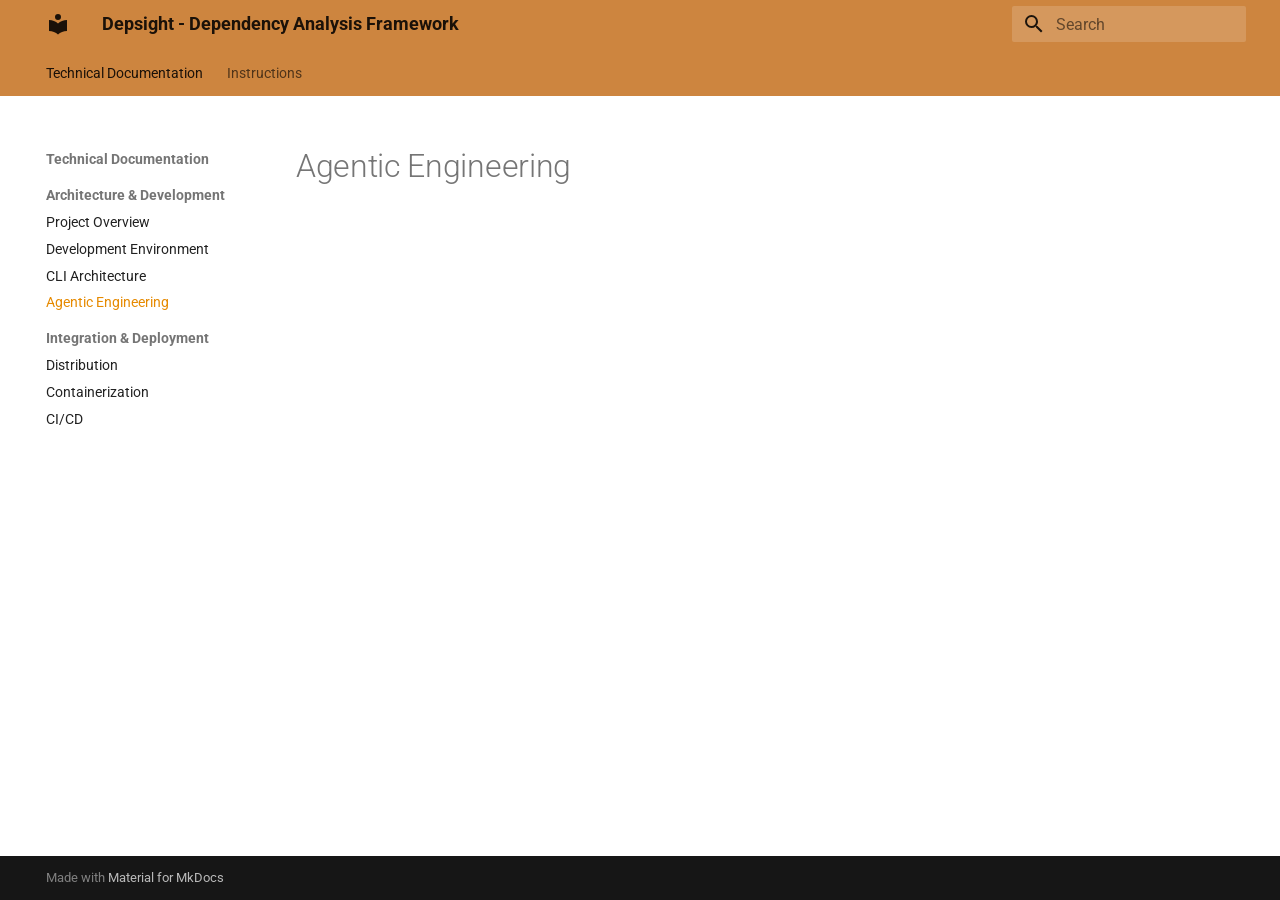
<file: technical-documentation/development/agentic-engineering/index.html>
<!doctype html>
<html lang="en" class="no-js">
  <head>
    
      <meta charset="utf-8">
      <meta name="viewport" content="width=device-width,initial-scale=1">
      
        <meta name="description" content="A modular dependency analysis framework for local workspaces">
      
      
      
      
        <link rel="prev" href="../cli-architecture/">
      
      
        <link rel="next" href="../../integration_and_deployment/distribution/">
      
      
        
      
      
      <link rel="icon" href="../../../assets/images/favicon.png">
      <meta name="generator" content="mkdocs-1.6.1, mkdocs-material-9.7.6">
    
    
      
        <title>Agentic Engineering - Depsight - Dependency Analysis Framework</title>
      
    
    
      <link rel="stylesheet" href="../../../assets/stylesheets/main.484c7ddc.min.css">
      
        
        <link rel="stylesheet" href="../../../assets/stylesheets/palette.ab4e12ef.min.css">
      
      


    
    
      
    
    
      
        
        
        <link rel="preconnect" href="https://fonts.gstatic.com" crossorigin>
        <link rel="stylesheet" href="https://fonts.googleapis.com/css?family=Roboto:300,300i,400,400i,700,700i%7CRoboto+Mono:400,400i,700,700i&display=fallback">
        <style>:root{--md-text-font:"Roboto";--md-code-font:"Roboto Mono"}</style>
      
    
    
      <link rel="stylesheet" href="../../../stylesheets/extra.css">
    
    <script>__md_scope=new URL("../../..",location),__md_hash=e=>[...e].reduce(((e,_)=>(e<<5)-e+_.charCodeAt(0)),0),__md_get=(e,_=localStorage,t=__md_scope)=>JSON.parse(_.getItem(t.pathname+"."+e)),__md_set=(e,_,t=localStorage,a=__md_scope)=>{try{t.setItem(a.pathname+"."+e,JSON.stringify(_))}catch(e){}}</script>
    
      

    
    
  </head>
  
  
    
    
    
    
    
    <body dir="ltr" data-md-color-scheme="default" data-md-color-primary="orange" data-md-color-accent="orange">
  
    
    <input class="md-toggle" data-md-toggle="drawer" type="checkbox" id="__drawer" autocomplete="off">
    <input class="md-toggle" data-md-toggle="search" type="checkbox" id="__search" autocomplete="off">
    <label class="md-overlay" for="__drawer"></label>
    <div data-md-component="skip">
      
        
        <a href="#agentic-engineering" class="md-skip">
          Skip to content
        </a>
      
    </div>
    <div data-md-component="announce">
      
    </div>
    
    
      

<header class="md-header" data-md-component="header">
  <nav class="md-header__inner md-grid" aria-label="Header">
    <a href="../../.." title="Depsight - Dependency Analysis Framework" class="md-header__button md-logo" aria-label="Depsight - Dependency Analysis Framework" data-md-component="logo">
      
  
  <svg xmlns="http://www.w3.org/2000/svg" viewBox="0 0 24 24"><path d="M12 8a3 3 0 0 0 3-3 3 3 0 0 0-3-3 3 3 0 0 0-3 3 3 3 0 0 0 3 3m0 3.54C9.64 9.35 6.5 8 3 8v11c3.5 0 6.64 1.35 9 3.54 2.36-2.19 5.5-3.54 9-3.54V8c-3.5 0-6.64 1.35-9 3.54"/></svg>

    </a>
    <label class="md-header__button md-icon" for="__drawer">
      
      <svg xmlns="http://www.w3.org/2000/svg" viewBox="0 0 24 24"><path d="M3 6h18v2H3zm0 5h18v2H3zm0 5h18v2H3z"/></svg>
    </label>
    <div class="md-header__title" data-md-component="header-title">
      <div class="md-header__ellipsis">
        <div class="md-header__topic">
          <span class="md-ellipsis">
            Depsight - Dependency Analysis Framework
          </span>
        </div>
        <div class="md-header__topic" data-md-component="header-topic">
          <span class="md-ellipsis">
            
              Agentic Engineering
            
          </span>
        </div>
      </div>
    </div>
    
      
    
    
    
    
      
      
        <label class="md-header__button md-icon" for="__search">
          
          <svg xmlns="http://www.w3.org/2000/svg" viewBox="0 0 24 24"><path d="M9.5 3A6.5 6.5 0 0 1 16 9.5c0 1.61-.59 3.09-1.56 4.23l.27.27h.79l5 5-1.5 1.5-5-5v-.79l-.27-.27A6.52 6.52 0 0 1 9.5 16 6.5 6.5 0 0 1 3 9.5 6.5 6.5 0 0 1 9.5 3m0 2C7 5 5 7 5 9.5S7 14 9.5 14 14 12 14 9.5 12 5 9.5 5"/></svg>
        </label>
        <div class="md-search" data-md-component="search" role="dialog">
  <label class="md-search__overlay" for="__search"></label>
  <div class="md-search__inner" role="search">
    <form class="md-search__form" name="search">
      <input type="text" class="md-search__input" name="query" aria-label="Search" placeholder="Search" autocapitalize="off" autocorrect="off" autocomplete="off" spellcheck="false" data-md-component="search-query" required>
      <label class="md-search__icon md-icon" for="__search">
        
        <svg xmlns="http://www.w3.org/2000/svg" viewBox="0 0 24 24"><path d="M9.5 3A6.5 6.5 0 0 1 16 9.5c0 1.61-.59 3.09-1.56 4.23l.27.27h.79l5 5-1.5 1.5-5-5v-.79l-.27-.27A6.52 6.52 0 0 1 9.5 16 6.5 6.5 0 0 1 3 9.5 6.5 6.5 0 0 1 9.5 3m0 2C7 5 5 7 5 9.5S7 14 9.5 14 14 12 14 9.5 12 5 9.5 5"/></svg>
        
        <svg xmlns="http://www.w3.org/2000/svg" viewBox="0 0 24 24"><path d="M20 11v2H8l5.5 5.5-1.42 1.42L4.16 12l7.92-7.92L13.5 5.5 8 11z"/></svg>
      </label>
      <nav class="md-search__options" aria-label="Search">
        
        <button type="reset" class="md-search__icon md-icon" title="Clear" aria-label="Clear" tabindex="-1">
          
          <svg xmlns="http://www.w3.org/2000/svg" viewBox="0 0 24 24"><path d="M19 6.41 17.59 5 12 10.59 6.41 5 5 6.41 10.59 12 5 17.59 6.41 19 12 13.41 17.59 19 19 17.59 13.41 12z"/></svg>
        </button>
      </nav>
      
    </form>
    <div class="md-search__output">
      <div class="md-search__scrollwrap" tabindex="0" data-md-scrollfix>
        <div class="md-search-result" data-md-component="search-result">
          <div class="md-search-result__meta">
            Initializing search
          </div>
          <ol class="md-search-result__list" role="presentation"></ol>
        </div>
      </div>
    </div>
  </div>
</div>
      
    
    
  </nav>
  
</header>
    
    <div class="md-container" data-md-component="container">
      
      
        
          
            
<nav class="md-tabs" aria-label="Tabs" data-md-component="tabs">
  <div class="md-grid">
    <ul class="md-tabs__list">
      
        
  
  
  
    
  
  
    
    
      
  
  
  
    
  
  
    
    
      <li class="md-tabs__item md-tabs__item--active">
        <a href="../project-overview/" class="md-tabs__link">
          
  
  
  Technical Documentation

        </a>
      </li>
    
  

    
  

      
        
  
  
  
  
    
    
      
  
  
  
  
    
    
      <li class="md-tabs__item">
        <a href="../../../instructions/getting-started/getting-started/" class="md-tabs__link">
          
  
  
  Instructions

        </a>
      </li>
    
  

    
  

      
    </ul>
  </div>
</nav>
          
        
      
      <main class="md-main" data-md-component="main">
        <div class="md-main__inner md-grid">
          
            
              
              <div class="md-sidebar md-sidebar--primary" data-md-component="sidebar" data-md-type="navigation" >
                <div class="md-sidebar__scrollwrap">
                  <div class="md-sidebar__inner">
                    


  


<nav class="md-nav md-nav--primary md-nav--lifted" aria-label="Navigation" data-md-level="0">
  <label class="md-nav__title" for="__drawer">
    <a href="../../.." title="Depsight - Dependency Analysis Framework" class="md-nav__button md-logo" aria-label="Depsight - Dependency Analysis Framework" data-md-component="logo">
      
  
  <svg xmlns="http://www.w3.org/2000/svg" viewBox="0 0 24 24"><path d="M12 8a3 3 0 0 0 3-3 3 3 0 0 0-3-3 3 3 0 0 0-3 3 3 3 0 0 0 3 3m0 3.54C9.64 9.35 6.5 8 3 8v11c3.5 0 6.64 1.35 9 3.54 2.36-2.19 5.5-3.54 9-3.54V8c-3.5 0-6.64 1.35-9 3.54"/></svg>

    </a>
    Depsight - Dependency Analysis Framework
  </label>
  
  <ul class="md-nav__list" data-md-scrollfix>
    
      
      
  
  
    
  
  
  
    
    
    
    
      
        
        
      
      
        
      
    
    
    <li class="md-nav__item md-nav__item--active md-nav__item--section md-nav__item--nested">
      
        
        
        <input class="md-nav__toggle md-toggle " type="checkbox" id="__nav_1" checked>
        
          
          <label class="md-nav__link" for="__nav_1" id="__nav_1_label" tabindex="">
            
  
  
  <span class="md-ellipsis">
    
  
    Technical Documentation
  

    
  </span>
  
  

            <span class="md-nav__icon md-icon"></span>
          </label>
        
        <nav class="md-nav" data-md-level="1" aria-labelledby="__nav_1_label" aria-expanded="true">
          <label class="md-nav__title" for="__nav_1">
            <span class="md-nav__icon md-icon"></span>
            
  
    Technical Documentation
  

          </label>
          <ul class="md-nav__list" data-md-scrollfix>
            
              
                
  
  
    
  
  
  
    
    
    
    
      
      
        
          
          
        
      
    
    
    <li class="md-nav__item md-nav__item--active md-nav__item--section md-nav__item--nested">
      
        
        
        <input class="md-nav__toggle md-toggle " type="checkbox" id="__nav_1_1" checked>
        
          
          <label class="md-nav__link" for="__nav_1_1" id="__nav_1_1_label" tabindex="">
            
  
  
  <span class="md-ellipsis">
    
  
    Architecture & Development
  

    
  </span>
  
  

            <span class="md-nav__icon md-icon"></span>
          </label>
        
        <nav class="md-nav" data-md-level="2" aria-labelledby="__nav_1_1_label" aria-expanded="true">
          <label class="md-nav__title" for="__nav_1_1">
            <span class="md-nav__icon md-icon"></span>
            
  
    Architecture & Development
  

          </label>
          <ul class="md-nav__list" data-md-scrollfix>
            
              
                
  
  
  
  
    <li class="md-nav__item">
      <a href="../project-overview/" class="md-nav__link">
        
  
  
  <span class="md-ellipsis">
    
  
    Project Overview
  

    
  </span>
  
  

      </a>
    </li>
  

              
            
              
                
  
  
  
  
    <li class="md-nav__item">
      <a href="../dev-environment/" class="md-nav__link">
        
  
  
  <span class="md-ellipsis">
    
  
    Development Environment
  

    
  </span>
  
  

      </a>
    </li>
  

              
            
              
                
  
  
  
  
    <li class="md-nav__item">
      <a href="../cli-architecture/" class="md-nav__link">
        
  
  
  <span class="md-ellipsis">
    
  
    CLI Architecture
  

    
  </span>
  
  

      </a>
    </li>
  

              
            
              
                
  
  
    
  
  
  
    <li class="md-nav__item md-nav__item--active">
      
      <input class="md-nav__toggle md-toggle" type="checkbox" id="__toc">
      
      
        
      
      
      <a href="./" class="md-nav__link md-nav__link--active">
        
  
  
  <span class="md-ellipsis">
    
  
    Agentic Engineering
  

    
  </span>
  
  

      </a>
      
    </li>
  

              
            
          </ul>
        </nav>
      
    </li>
  

              
            
              
                
  
  
  
  
    
    
    
    
      
      
        
          
          
        
      
    
    
    <li class="md-nav__item md-nav__item--section md-nav__item--nested">
      
        
        
        <input class="md-nav__toggle md-toggle " type="checkbox" id="__nav_1_2" >
        
          
          <label class="md-nav__link" for="__nav_1_2" id="__nav_1_2_label" tabindex="">
            
  
  
  <span class="md-ellipsis">
    
  
    Integration & Deployment
  

    
  </span>
  
  

            <span class="md-nav__icon md-icon"></span>
          </label>
        
        <nav class="md-nav" data-md-level="2" aria-labelledby="__nav_1_2_label" aria-expanded="false">
          <label class="md-nav__title" for="__nav_1_2">
            <span class="md-nav__icon md-icon"></span>
            
  
    Integration & Deployment
  

          </label>
          <ul class="md-nav__list" data-md-scrollfix>
            
              
                
  
  
  
  
    <li class="md-nav__item">
      <a href="../../integration_and_deployment/distribution/" class="md-nav__link">
        
  
  
  <span class="md-ellipsis">
    
  
    Distribution
  

    
  </span>
  
  

      </a>
    </li>
  

              
            
              
                
  
  
  
  
    <li class="md-nav__item">
      <a href="../../integration_and_deployment/containerization/" class="md-nav__link">
        
  
  
  <span class="md-ellipsis">
    
  
    Containerization
  

    
  </span>
  
  

      </a>
    </li>
  

              
            
              
                
  
  
  
  
    <li class="md-nav__item">
      <a href="../../integration_and_deployment/ci_cd/" class="md-nav__link">
        
  
  
  <span class="md-ellipsis">
    
  
    CI/CD
  

    
  </span>
  
  

      </a>
    </li>
  

              
            
          </ul>
        </nav>
      
    </li>
  

              
            
          </ul>
        </nav>
      
    </li>
  

    
      
      
  
  
  
  
    
    
    
    
      
      
        
      
    
    
    <li class="md-nav__item md-nav__item--nested">
      
        
        
        <input class="md-nav__toggle md-toggle " type="checkbox" id="__nav_2" >
        
          
          <label class="md-nav__link" for="__nav_2" id="__nav_2_label" tabindex="0">
            
  
  
  <span class="md-ellipsis">
    
  
    Instructions
  

    
  </span>
  
  

            <span class="md-nav__icon md-icon"></span>
          </label>
        
        <nav class="md-nav" data-md-level="1" aria-labelledby="__nav_2_label" aria-expanded="false">
          <label class="md-nav__title" for="__nav_2">
            <span class="md-nav__icon md-icon"></span>
            
  
    Instructions
  

          </label>
          <ul class="md-nav__list" data-md-scrollfix>
            
              
                
  
  
  
  
    
    
    
    
      
      
        
      
    
    
    <li class="md-nav__item md-nav__item--nested">
      
        
        
        <input class="md-nav__toggle md-toggle " type="checkbox" id="__nav_2_1" >
        
          
          <label class="md-nav__link" for="__nav_2_1" id="__nav_2_1_label" tabindex="0">
            
  
  
  <span class="md-ellipsis">
    
  
    Getting Started
  

    
  </span>
  
  

            <span class="md-nav__icon md-icon"></span>
          </label>
        
        <nav class="md-nav" data-md-level="2" aria-labelledby="__nav_2_1_label" aria-expanded="false">
          <label class="md-nav__title" for="__nav_2_1">
            <span class="md-nav__icon md-icon"></span>
            
  
    Getting Started
  

          </label>
          <ul class="md-nav__list" data-md-scrollfix>
            
              
                
  
  
  
  
    <li class="md-nav__item">
      <a href="../../../instructions/getting-started/getting-started/" class="md-nav__link">
        
  
  
  <span class="md-ellipsis">
    
  
    Getting Started
  

    
  </span>
  
  

      </a>
    </li>
  

              
            
          </ul>
        </nav>
      
    </li>
  

              
            
              
                
  
  
  
  
    
    
    
    
      
      
        
      
    
    
    <li class="md-nav__item md-nav__item--nested">
      
        
        
        <input class="md-nav__toggle md-toggle " type="checkbox" id="__nav_2_2" >
        
          
          <label class="md-nav__link" for="__nav_2_2" id="__nav_2_2_label" tabindex="0">
            
  
  
  <span class="md-ellipsis">
    
  
    Tasks
  

    
  </span>
  
  

            <span class="md-nav__icon md-icon"></span>
          </label>
        
        <nav class="md-nav" data-md-level="2" aria-labelledby="__nav_2_2_label" aria-expanded="false">
          <label class="md-nav__title" for="__nav_2_2">
            <span class="md-nav__icon md-icon"></span>
            
  
    Tasks
  

          </label>
          <ul class="md-nav__list" data-md-scrollfix>
            
              
                
  
  
  
  
    <li class="md-nav__item">
      <a href="../../../instructions/tasks/task-1-write-a-npm-plugin/" class="md-nav__link">
        
  
  
  <span class="md-ellipsis">
    
  
    Task 1: Write an NPM Plugin
  

    
  </span>
  
  

      </a>
    </li>
  

              
            
              
                
  
  
  
  
    <li class="md-nav__item">
      <a href="../../../instructions/tasks/task-2-package-and-publish-your-plugin/" class="md-nav__link">
        
  
  
  <span class="md-ellipsis">
    
  
    Task 2: Package and Publish Your Plugin
  

    
  </span>
  
  

      </a>
    </li>
  

              
            
              
                
  
  
  
  
    <li class="md-nav__item">
      <a href="../../../instructions/tasks/task-3-scan-dependencies/" class="md-nav__link">
        
  
  
  <span class="md-ellipsis">
    
  
    Task 3: Scan Dependencies
  

    
  </span>
  
  

      </a>
    </li>
  

              
            
          </ul>
        </nav>
      
    </li>
  

              
            
          </ul>
        </nav>
      
    </li>
  

    
  </ul>
</nav>
                  </div>
                </div>
              </div>
            
            
              
              <div class="md-sidebar md-sidebar--secondary" data-md-component="sidebar" data-md-type="toc" >
                <div class="md-sidebar__scrollwrap">
                  <div class="md-sidebar__inner">
                    

<nav class="md-nav md-nav--secondary" aria-label="Table of contents">
  
  
  
    
  
  
</nav>
                  </div>
                </div>
              </div>
            
          
          
            <div class="md-content" data-md-component="content">
              
              <article class="md-content__inner md-typeset">
                
                  



<h1 id="agentic-engineering">Agentic Engineering</h1>












                
              </article>
            </div>
          
          
<script>var target=document.getElementById(location.hash.slice(1));target&&target.name&&(target.checked=target.name.startsWith("__tabbed_"))</script>
        </div>
        
      </main>
      
        <footer class="md-footer">
  
  <div class="md-footer-meta md-typeset">
    <div class="md-footer-meta__inner md-grid">
      <div class="md-copyright">
  
  
    Made with
    <a href="https://squidfunk.github.io/mkdocs-material/" target="_blank" rel="noopener">
      Material for MkDocs
    </a>
  
</div>
      
    </div>
  </div>
</footer>
      
    </div>
    <div class="md-dialog" data-md-component="dialog">
      <div class="md-dialog__inner md-typeset"></div>
    </div>
    
    
    
      
      
      <script id="__config" type="application/json">{"annotate": null, "base": "../../..", "features": ["navigation.tabs", "navigation.sections", "content.code.copy"], "search": "../../../assets/javascripts/workers/search.2c215733.min.js", "tags": null, "translations": {"clipboard.copied": "Copied to clipboard", "clipboard.copy": "Copy to clipboard", "search.result.more.one": "1 more on this page", "search.result.more.other": "# more on this page", "search.result.none": "No matching documents", "search.result.one": "1 matching document", "search.result.other": "# matching documents", "search.result.placeholder": "Type to start searching", "search.result.term.missing": "Missing", "select.version": "Select version"}, "version": null}</script>
    
    
      <script src="../../../assets/javascripts/bundle.79ae519e.min.js"></script>
      
    
  </body>
</html>
</file>
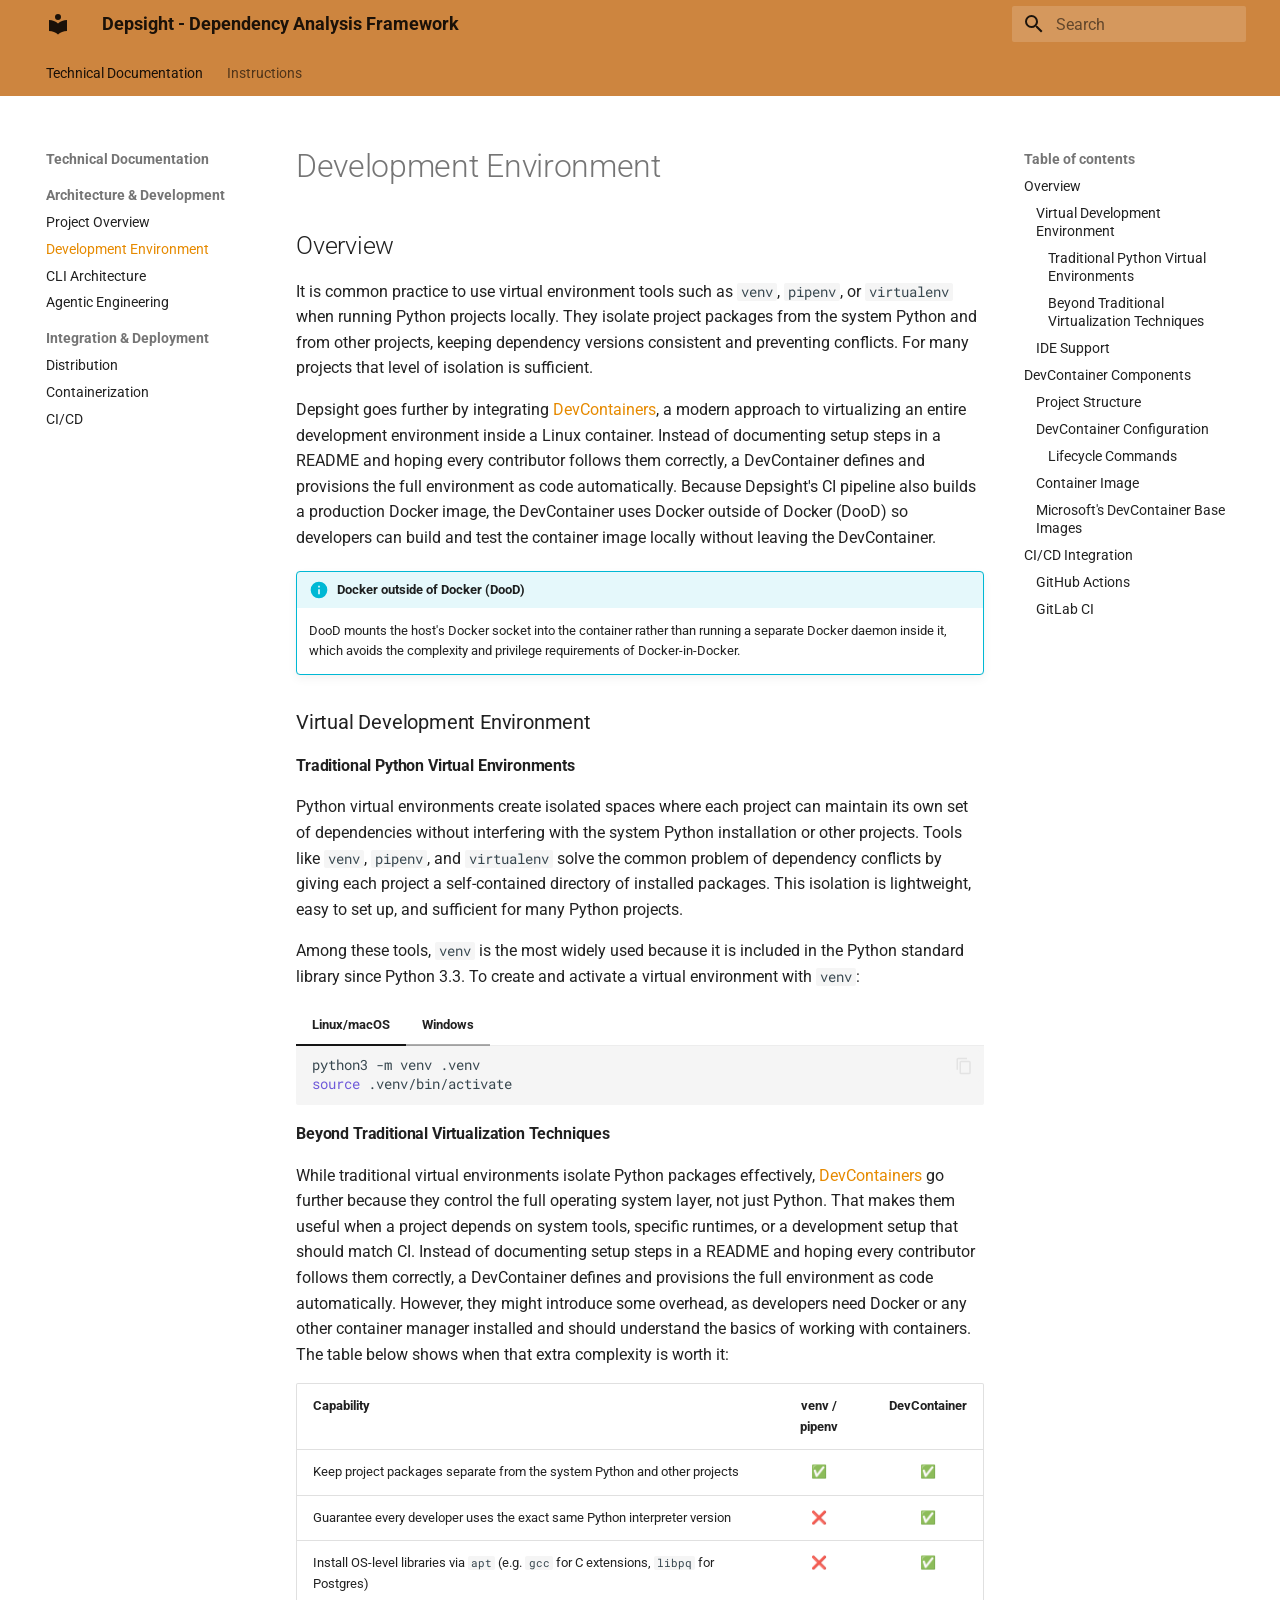
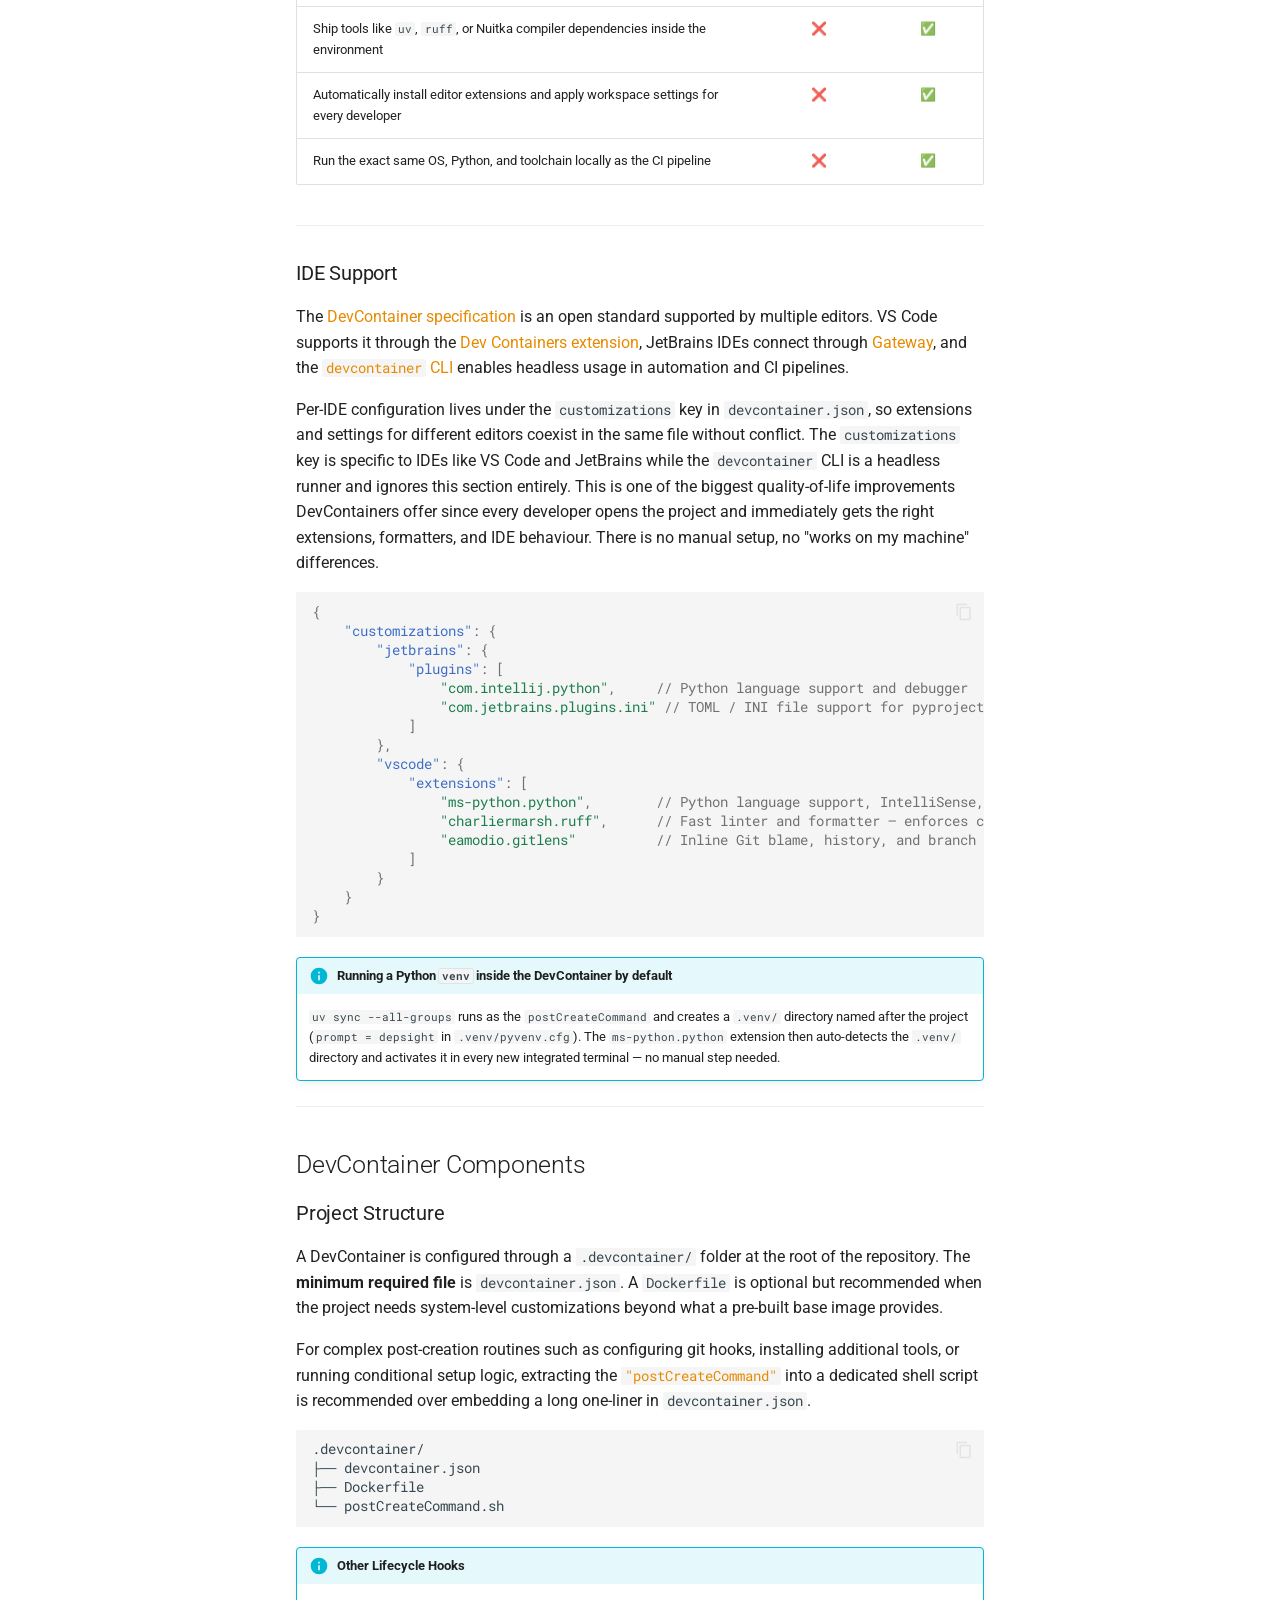
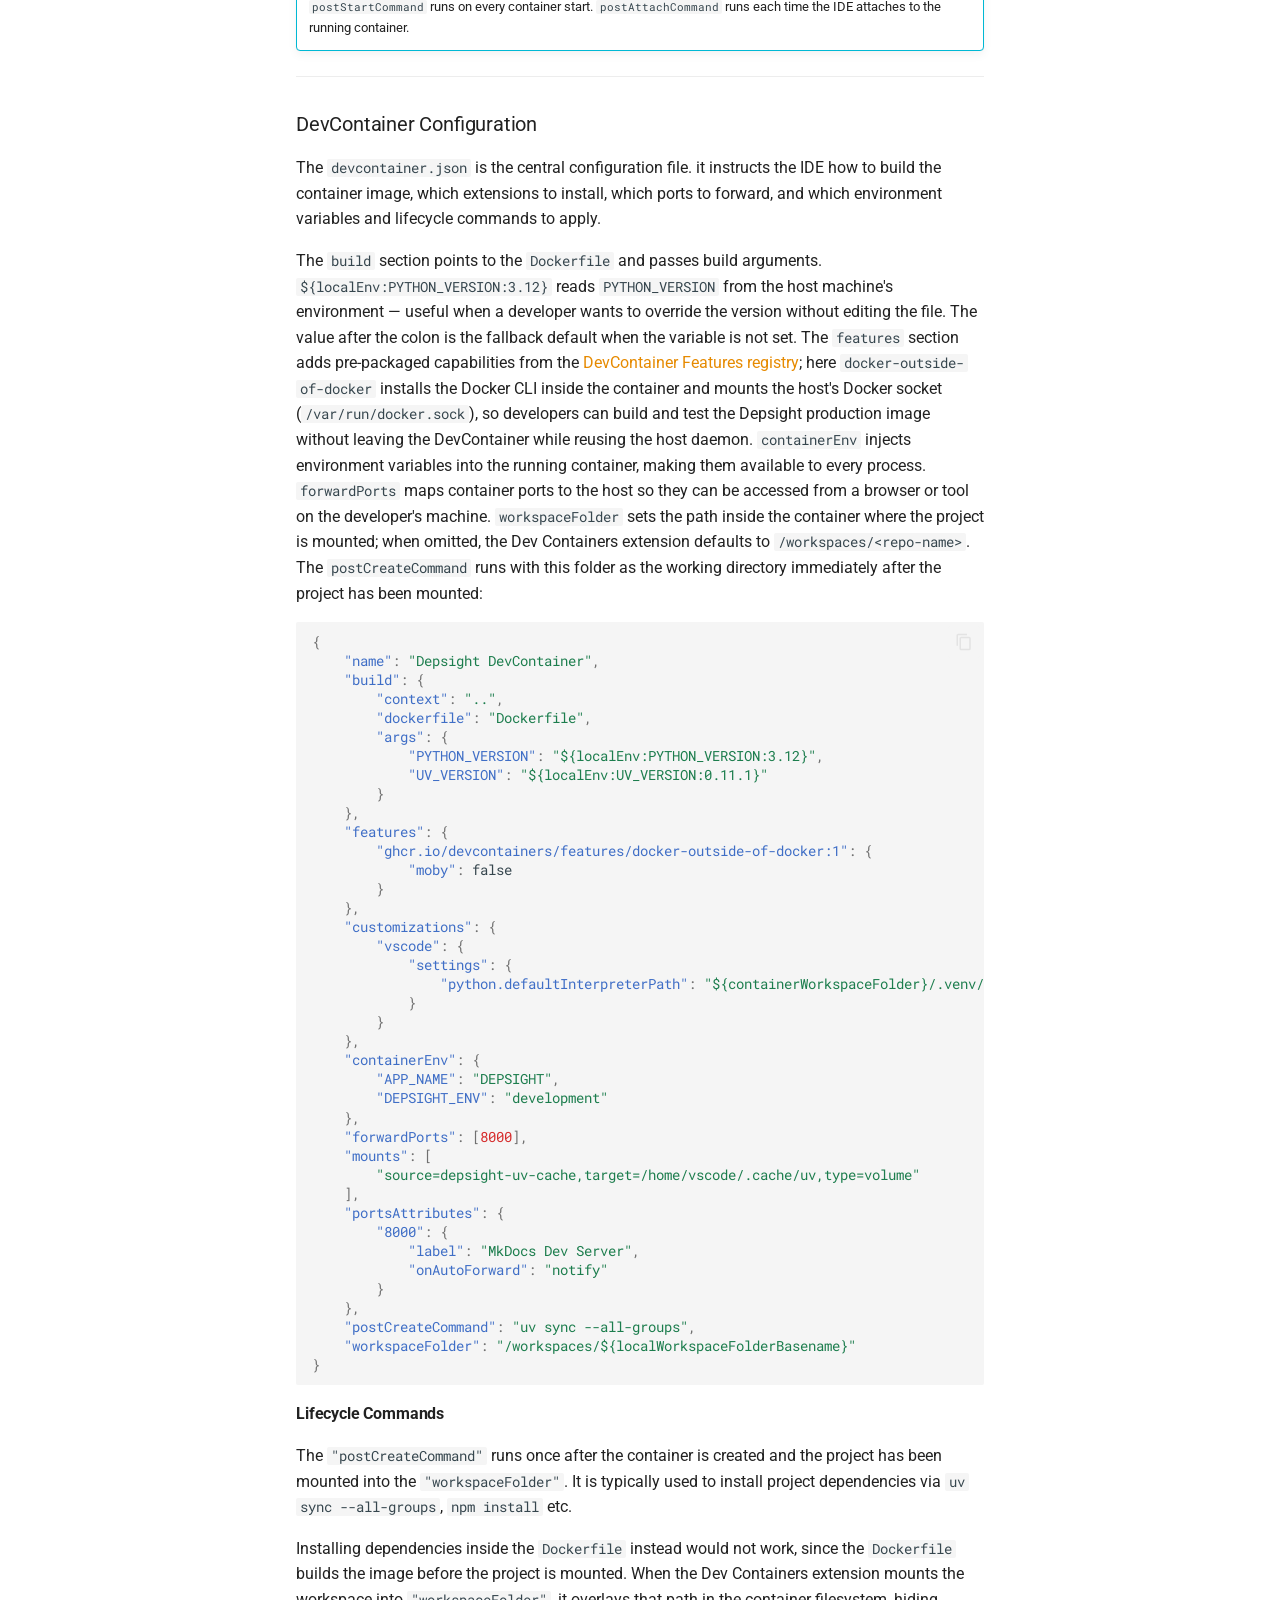
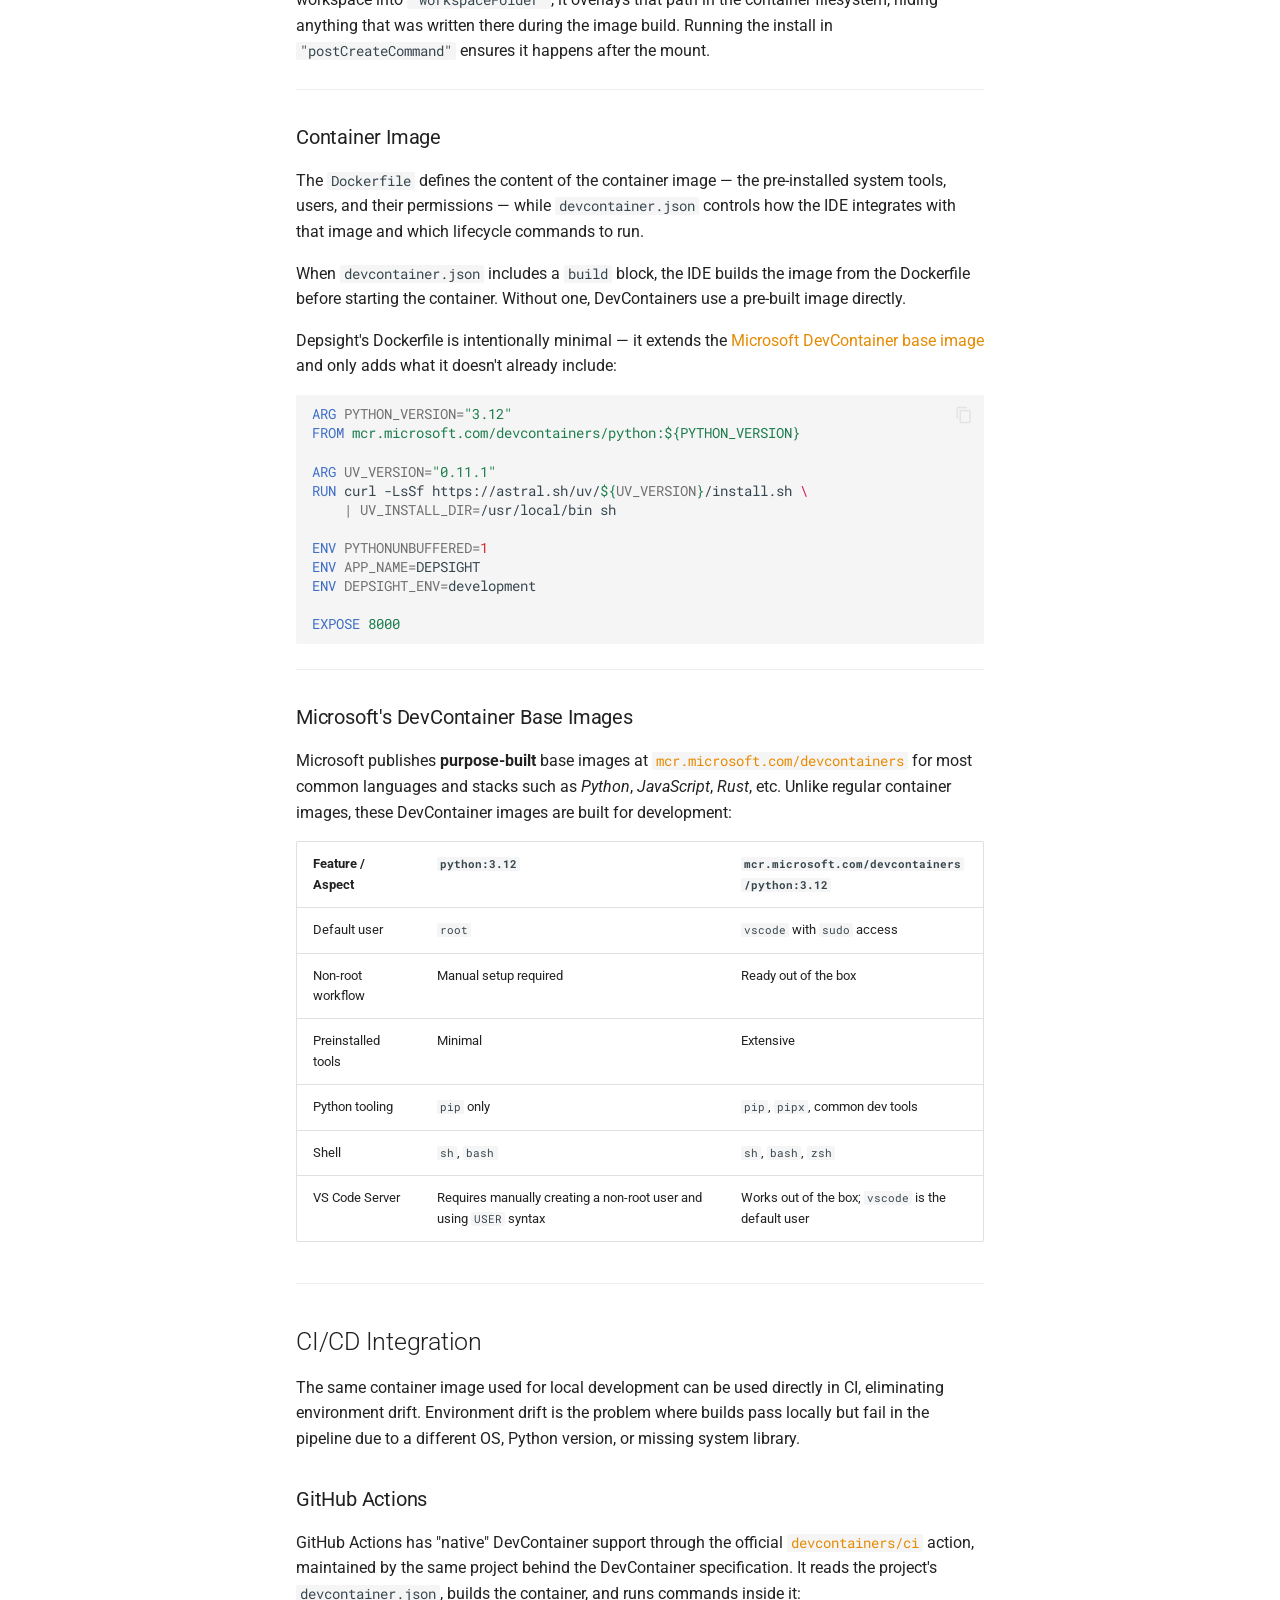
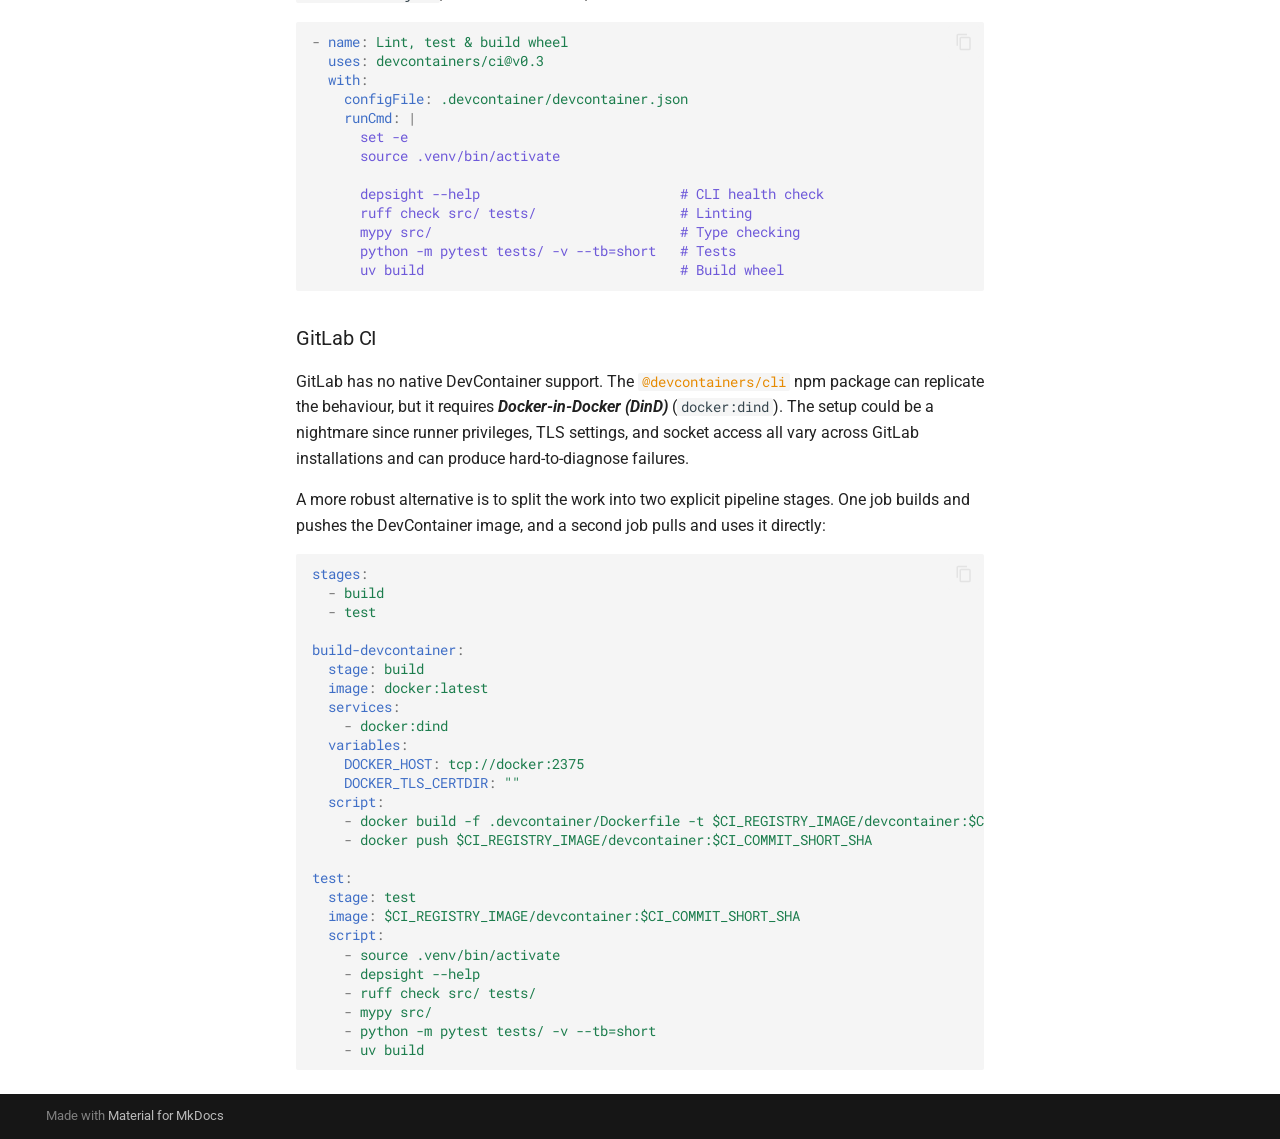
<file: technical-documentation/development/dev-environment/index.html>
<!doctype html>
<html lang="en" class="no-js">
  <head>
    
      <meta charset="utf-8">
      <meta name="viewport" content="width=device-width,initial-scale=1">
      
        <meta name="description" content="A modular dependency analysis framework for local workspaces">
      
      
      
      
        <link rel="prev" href="../project-overview/">
      
      
        <link rel="next" href="../cli-architecture/">
      
      
        
      
      
      <link rel="icon" href="../../../assets/images/favicon.png">
      <meta name="generator" content="mkdocs-1.6.1, mkdocs-material-9.7.6">
    
    
      
        <title>Development Environment - Depsight - Dependency Analysis Framework</title>
      
    
    
      <link rel="stylesheet" href="../../../assets/stylesheets/main.484c7ddc.min.css">
      
        
        <link rel="stylesheet" href="../../../assets/stylesheets/palette.ab4e12ef.min.css">
      
      


    
    
      
    
    
      
        
        
        <link rel="preconnect" href="https://fonts.gstatic.com" crossorigin>
        <link rel="stylesheet" href="https://fonts.googleapis.com/css?family=Roboto:300,300i,400,400i,700,700i%7CRoboto+Mono:400,400i,700,700i&display=fallback">
        <style>:root{--md-text-font:"Roboto";--md-code-font:"Roboto Mono"}</style>
      
    
    
      <link rel="stylesheet" href="../../../stylesheets/extra.css">
    
    <script>__md_scope=new URL("../../..",location),__md_hash=e=>[...e].reduce(((e,_)=>(e<<5)-e+_.charCodeAt(0)),0),__md_get=(e,_=localStorage,t=__md_scope)=>JSON.parse(_.getItem(t.pathname+"."+e)),__md_set=(e,_,t=localStorage,a=__md_scope)=>{try{t.setItem(a.pathname+"."+e,JSON.stringify(_))}catch(e){}}</script>
    
      

    
    
  </head>
  
  
    
    
    
    
    
    <body dir="ltr" data-md-color-scheme="default" data-md-color-primary="orange" data-md-color-accent="orange">
  
    
    <input class="md-toggle" data-md-toggle="drawer" type="checkbox" id="__drawer" autocomplete="off">
    <input class="md-toggle" data-md-toggle="search" type="checkbox" id="__search" autocomplete="off">
    <label class="md-overlay" for="__drawer"></label>
    <div data-md-component="skip">
      
        
        <a href="#development-environment" class="md-skip">
          Skip to content
        </a>
      
    </div>
    <div data-md-component="announce">
      
    </div>
    
    
      

<header class="md-header" data-md-component="header">
  <nav class="md-header__inner md-grid" aria-label="Header">
    <a href="../../.." title="Depsight - Dependency Analysis Framework" class="md-header__button md-logo" aria-label="Depsight - Dependency Analysis Framework" data-md-component="logo">
      
  
  <svg xmlns="http://www.w3.org/2000/svg" viewBox="0 0 24 24"><path d="M12 8a3 3 0 0 0 3-3 3 3 0 0 0-3-3 3 3 0 0 0-3 3 3 3 0 0 0 3 3m0 3.54C9.64 9.35 6.5 8 3 8v11c3.5 0 6.64 1.35 9 3.54 2.36-2.19 5.5-3.54 9-3.54V8c-3.5 0-6.64 1.35-9 3.54"/></svg>

    </a>
    <label class="md-header__button md-icon" for="__drawer">
      
      <svg xmlns="http://www.w3.org/2000/svg" viewBox="0 0 24 24"><path d="M3 6h18v2H3zm0 5h18v2H3zm0 5h18v2H3z"/></svg>
    </label>
    <div class="md-header__title" data-md-component="header-title">
      <div class="md-header__ellipsis">
        <div class="md-header__topic">
          <span class="md-ellipsis">
            Depsight - Dependency Analysis Framework
          </span>
        </div>
        <div class="md-header__topic" data-md-component="header-topic">
          <span class="md-ellipsis">
            
              Development Environment
            
          </span>
        </div>
      </div>
    </div>
    
      
    
    
    
    
      
      
        <label class="md-header__button md-icon" for="__search">
          
          <svg xmlns="http://www.w3.org/2000/svg" viewBox="0 0 24 24"><path d="M9.5 3A6.5 6.5 0 0 1 16 9.5c0 1.61-.59 3.09-1.56 4.23l.27.27h.79l5 5-1.5 1.5-5-5v-.79l-.27-.27A6.52 6.52 0 0 1 9.5 16 6.5 6.5 0 0 1 3 9.5 6.5 6.5 0 0 1 9.5 3m0 2C7 5 5 7 5 9.5S7 14 9.5 14 14 12 14 9.5 12 5 9.5 5"/></svg>
        </label>
        <div class="md-search" data-md-component="search" role="dialog">
  <label class="md-search__overlay" for="__search"></label>
  <div class="md-search__inner" role="search">
    <form class="md-search__form" name="search">
      <input type="text" class="md-search__input" name="query" aria-label="Search" placeholder="Search" autocapitalize="off" autocorrect="off" autocomplete="off" spellcheck="false" data-md-component="search-query" required>
      <label class="md-search__icon md-icon" for="__search">
        
        <svg xmlns="http://www.w3.org/2000/svg" viewBox="0 0 24 24"><path d="M9.5 3A6.5 6.5 0 0 1 16 9.5c0 1.61-.59 3.09-1.56 4.23l.27.27h.79l5 5-1.5 1.5-5-5v-.79l-.27-.27A6.52 6.52 0 0 1 9.5 16 6.5 6.5 0 0 1 3 9.5 6.5 6.5 0 0 1 9.5 3m0 2C7 5 5 7 5 9.5S7 14 9.5 14 14 12 14 9.5 12 5 9.5 5"/></svg>
        
        <svg xmlns="http://www.w3.org/2000/svg" viewBox="0 0 24 24"><path d="M20 11v2H8l5.5 5.5-1.42 1.42L4.16 12l7.92-7.92L13.5 5.5 8 11z"/></svg>
      </label>
      <nav class="md-search__options" aria-label="Search">
        
        <button type="reset" class="md-search__icon md-icon" title="Clear" aria-label="Clear" tabindex="-1">
          
          <svg xmlns="http://www.w3.org/2000/svg" viewBox="0 0 24 24"><path d="M19 6.41 17.59 5 12 10.59 6.41 5 5 6.41 10.59 12 5 17.59 6.41 19 12 13.41 17.59 19 19 17.59 13.41 12z"/></svg>
        </button>
      </nav>
      
    </form>
    <div class="md-search__output">
      <div class="md-search__scrollwrap" tabindex="0" data-md-scrollfix>
        <div class="md-search-result" data-md-component="search-result">
          <div class="md-search-result__meta">
            Initializing search
          </div>
          <ol class="md-search-result__list" role="presentation"></ol>
        </div>
      </div>
    </div>
  </div>
</div>
      
    
    
  </nav>
  
</header>
    
    <div class="md-container" data-md-component="container">
      
      
        
          
            
<nav class="md-tabs" aria-label="Tabs" data-md-component="tabs">
  <div class="md-grid">
    <ul class="md-tabs__list">
      
        
  
  
  
    
  
  
    
    
      
  
  
  
    
  
  
    
    
      <li class="md-tabs__item md-tabs__item--active">
        <a href="../project-overview/" class="md-tabs__link">
          
  
  
  Technical Documentation

        </a>
      </li>
    
  

    
  

      
        
  
  
  
  
    
    
      
  
  
  
  
    
    
      <li class="md-tabs__item">
        <a href="../../../instructions/getting-started/getting-started/" class="md-tabs__link">
          
  
  
  Instructions

        </a>
      </li>
    
  

    
  

      
    </ul>
  </div>
</nav>
          
        
      
      <main class="md-main" data-md-component="main">
        <div class="md-main__inner md-grid">
          
            
              
              <div class="md-sidebar md-sidebar--primary" data-md-component="sidebar" data-md-type="navigation" >
                <div class="md-sidebar__scrollwrap">
                  <div class="md-sidebar__inner">
                    


  


<nav class="md-nav md-nav--primary md-nav--lifted" aria-label="Navigation" data-md-level="0">
  <label class="md-nav__title" for="__drawer">
    <a href="../../.." title="Depsight - Dependency Analysis Framework" class="md-nav__button md-logo" aria-label="Depsight - Dependency Analysis Framework" data-md-component="logo">
      
  
  <svg xmlns="http://www.w3.org/2000/svg" viewBox="0 0 24 24"><path d="M12 8a3 3 0 0 0 3-3 3 3 0 0 0-3-3 3 3 0 0 0-3 3 3 3 0 0 0 3 3m0 3.54C9.64 9.35 6.5 8 3 8v11c3.5 0 6.64 1.35 9 3.54 2.36-2.19 5.5-3.54 9-3.54V8c-3.5 0-6.64 1.35-9 3.54"/></svg>

    </a>
    Depsight - Dependency Analysis Framework
  </label>
  
  <ul class="md-nav__list" data-md-scrollfix>
    
      
      
  
  
    
  
  
  
    
    
    
    
      
        
        
      
      
        
      
    
    
    <li class="md-nav__item md-nav__item--active md-nav__item--section md-nav__item--nested">
      
        
        
        <input class="md-nav__toggle md-toggle " type="checkbox" id="__nav_1" checked>
        
          
          <label class="md-nav__link" for="__nav_1" id="__nav_1_label" tabindex="">
            
  
  
  <span class="md-ellipsis">
    
  
    Technical Documentation
  

    
  </span>
  
  

            <span class="md-nav__icon md-icon"></span>
          </label>
        
        <nav class="md-nav" data-md-level="1" aria-labelledby="__nav_1_label" aria-expanded="true">
          <label class="md-nav__title" for="__nav_1">
            <span class="md-nav__icon md-icon"></span>
            
  
    Technical Documentation
  

          </label>
          <ul class="md-nav__list" data-md-scrollfix>
            
              
                
  
  
    
  
  
  
    
    
    
    
      
      
        
          
          
        
      
    
    
    <li class="md-nav__item md-nav__item--active md-nav__item--section md-nav__item--nested">
      
        
        
        <input class="md-nav__toggle md-toggle " type="checkbox" id="__nav_1_1" checked>
        
          
          <label class="md-nav__link" for="__nav_1_1" id="__nav_1_1_label" tabindex="">
            
  
  
  <span class="md-ellipsis">
    
  
    Architecture & Development
  

    
  </span>
  
  

            <span class="md-nav__icon md-icon"></span>
          </label>
        
        <nav class="md-nav" data-md-level="2" aria-labelledby="__nav_1_1_label" aria-expanded="true">
          <label class="md-nav__title" for="__nav_1_1">
            <span class="md-nav__icon md-icon"></span>
            
  
    Architecture & Development
  

          </label>
          <ul class="md-nav__list" data-md-scrollfix>
            
              
                
  
  
  
  
    <li class="md-nav__item">
      <a href="../project-overview/" class="md-nav__link">
        
  
  
  <span class="md-ellipsis">
    
  
    Project Overview
  

    
  </span>
  
  

      </a>
    </li>
  

              
            
              
                
  
  
    
  
  
  
    <li class="md-nav__item md-nav__item--active">
      
      <input class="md-nav__toggle md-toggle" type="checkbox" id="__toc">
      
      
        
      
      
        <label class="md-nav__link md-nav__link--active" for="__toc">
          
  
  
  <span class="md-ellipsis">
    
  
    Development Environment
  

    
  </span>
  
  

          <span class="md-nav__icon md-icon"></span>
        </label>
      
      <a href="./" class="md-nav__link md-nav__link--active">
        
  
  
  <span class="md-ellipsis">
    
  
    Development Environment
  

    
  </span>
  
  

      </a>
      
        

<nav class="md-nav md-nav--secondary" aria-label="Table of contents">
  
  
  
    
  
  
    <label class="md-nav__title" for="__toc">
      <span class="md-nav__icon md-icon"></span>
      Table of contents
    </label>
    <ul class="md-nav__list" data-md-component="toc" data-md-scrollfix>
      
        <li class="md-nav__item">
  <a href="#overview" class="md-nav__link">
    <span class="md-ellipsis">
      
        Overview
      
    </span>
  </a>
  
    <nav class="md-nav" aria-label="Overview">
      <ul class="md-nav__list">
        
          <li class="md-nav__item">
  <a href="#virtual-development-environment" class="md-nav__link">
    <span class="md-ellipsis">
      
        Virtual Development Environment
      
    </span>
  </a>
  
    <nav class="md-nav" aria-label="Virtual Development Environment">
      <ul class="md-nav__list">
        
          <li class="md-nav__item">
  <a href="#traditional-python-virtual-environments" class="md-nav__link">
    <span class="md-ellipsis">
      
        Traditional Python Virtual Environments
      
    </span>
  </a>
  
</li>
        
          <li class="md-nav__item">
  <a href="#beyond-traditional-virtualization-techniques" class="md-nav__link">
    <span class="md-ellipsis">
      
        Beyond Traditional Virtualization Techniques
      
    </span>
  </a>
  
</li>
        
      </ul>
    </nav>
  
</li>
        
          <li class="md-nav__item">
  <a href="#ide-support" class="md-nav__link">
    <span class="md-ellipsis">
      
        IDE Support
      
    </span>
  </a>
  
</li>
        
      </ul>
    </nav>
  
</li>
      
        <li class="md-nav__item">
  <a href="#devcontainer-components" class="md-nav__link">
    <span class="md-ellipsis">
      
        DevContainer Components
      
    </span>
  </a>
  
    <nav class="md-nav" aria-label="DevContainer Components">
      <ul class="md-nav__list">
        
          <li class="md-nav__item">
  <a href="#project-structure" class="md-nav__link">
    <span class="md-ellipsis">
      
        Project Structure
      
    </span>
  </a>
  
</li>
        
          <li class="md-nav__item">
  <a href="#devcontainer-configuration" class="md-nav__link">
    <span class="md-ellipsis">
      
        DevContainer Configuration
      
    </span>
  </a>
  
    <nav class="md-nav" aria-label="DevContainer Configuration">
      <ul class="md-nav__list">
        
          <li class="md-nav__item">
  <a href="#lifecycle-commands" class="md-nav__link">
    <span class="md-ellipsis">
      
        Lifecycle Commands
      
    </span>
  </a>
  
</li>
        
      </ul>
    </nav>
  
</li>
        
          <li class="md-nav__item">
  <a href="#container-image" class="md-nav__link">
    <span class="md-ellipsis">
      
        Container Image
      
    </span>
  </a>
  
</li>
        
          <li class="md-nav__item">
  <a href="#microsofts-devcontainer-base-images" class="md-nav__link">
    <span class="md-ellipsis">
      
        Microsoft's DevContainer Base Images
      
    </span>
  </a>
  
</li>
        
      </ul>
    </nav>
  
</li>
      
        <li class="md-nav__item">
  <a href="#cicd-integration" class="md-nav__link">
    <span class="md-ellipsis">
      
        CI/CD Integration
      
    </span>
  </a>
  
    <nav class="md-nav" aria-label="CI/CD Integration">
      <ul class="md-nav__list">
        
          <li class="md-nav__item">
  <a href="#github-actions" class="md-nav__link">
    <span class="md-ellipsis">
      
        GitHub Actions
      
    </span>
  </a>
  
</li>
        
          <li class="md-nav__item">
  <a href="#gitlab-ci" class="md-nav__link">
    <span class="md-ellipsis">
      
        GitLab CI
      
    </span>
  </a>
  
</li>
        
      </ul>
    </nav>
  
</li>
      
    </ul>
  
</nav>
      
    </li>
  

              
            
              
                
  
  
  
  
    <li class="md-nav__item">
      <a href="../cli-architecture/" class="md-nav__link">
        
  
  
  <span class="md-ellipsis">
    
  
    CLI Architecture
  

    
  </span>
  
  

      </a>
    </li>
  

              
            
              
                
  
  
  
  
    <li class="md-nav__item">
      <a href="../agentic-engineering/" class="md-nav__link">
        
  
  
  <span class="md-ellipsis">
    
  
    Agentic Engineering
  

    
  </span>
  
  

      </a>
    </li>
  

              
            
          </ul>
        </nav>
      
    </li>
  

              
            
              
                
  
  
  
  
    
    
    
    
      
      
        
          
          
        
      
    
    
    <li class="md-nav__item md-nav__item--section md-nav__item--nested">
      
        
        
        <input class="md-nav__toggle md-toggle " type="checkbox" id="__nav_1_2" >
        
          
          <label class="md-nav__link" for="__nav_1_2" id="__nav_1_2_label" tabindex="">
            
  
  
  <span class="md-ellipsis">
    
  
    Integration & Deployment
  

    
  </span>
  
  

            <span class="md-nav__icon md-icon"></span>
          </label>
        
        <nav class="md-nav" data-md-level="2" aria-labelledby="__nav_1_2_label" aria-expanded="false">
          <label class="md-nav__title" for="__nav_1_2">
            <span class="md-nav__icon md-icon"></span>
            
  
    Integration & Deployment
  

          </label>
          <ul class="md-nav__list" data-md-scrollfix>
            
              
                
  
  
  
  
    <li class="md-nav__item">
      <a href="../../integration_and_deployment/distribution/" class="md-nav__link">
        
  
  
  <span class="md-ellipsis">
    
  
    Distribution
  

    
  </span>
  
  

      </a>
    </li>
  

              
            
              
                
  
  
  
  
    <li class="md-nav__item">
      <a href="../../integration_and_deployment/containerization/" class="md-nav__link">
        
  
  
  <span class="md-ellipsis">
    
  
    Containerization
  

    
  </span>
  
  

      </a>
    </li>
  

              
            
              
                
  
  
  
  
    <li class="md-nav__item">
      <a href="../../integration_and_deployment/ci_cd/" class="md-nav__link">
        
  
  
  <span class="md-ellipsis">
    
  
    CI/CD
  

    
  </span>
  
  

      </a>
    </li>
  

              
            
          </ul>
        </nav>
      
    </li>
  

              
            
          </ul>
        </nav>
      
    </li>
  

    
      
      
  
  
  
  
    
    
    
    
      
      
        
      
    
    
    <li class="md-nav__item md-nav__item--nested">
      
        
        
        <input class="md-nav__toggle md-toggle " type="checkbox" id="__nav_2" >
        
          
          <label class="md-nav__link" for="__nav_2" id="__nav_2_label" tabindex="0">
            
  
  
  <span class="md-ellipsis">
    
  
    Instructions
  

    
  </span>
  
  

            <span class="md-nav__icon md-icon"></span>
          </label>
        
        <nav class="md-nav" data-md-level="1" aria-labelledby="__nav_2_label" aria-expanded="false">
          <label class="md-nav__title" for="__nav_2">
            <span class="md-nav__icon md-icon"></span>
            
  
    Instructions
  

          </label>
          <ul class="md-nav__list" data-md-scrollfix>
            
              
                
  
  
  
  
    
    
    
    
      
      
        
      
    
    
    <li class="md-nav__item md-nav__item--nested">
      
        
        
        <input class="md-nav__toggle md-toggle " type="checkbox" id="__nav_2_1" >
        
          
          <label class="md-nav__link" for="__nav_2_1" id="__nav_2_1_label" tabindex="0">
            
  
  
  <span class="md-ellipsis">
    
  
    Getting Started
  

    
  </span>
  
  

            <span class="md-nav__icon md-icon"></span>
          </label>
        
        <nav class="md-nav" data-md-level="2" aria-labelledby="__nav_2_1_label" aria-expanded="false">
          <label class="md-nav__title" for="__nav_2_1">
            <span class="md-nav__icon md-icon"></span>
            
  
    Getting Started
  

          </label>
          <ul class="md-nav__list" data-md-scrollfix>
            
              
                
  
  
  
  
    <li class="md-nav__item">
      <a href="../../../instructions/getting-started/getting-started/" class="md-nav__link">
        
  
  
  <span class="md-ellipsis">
    
  
    Getting Started
  

    
  </span>
  
  

      </a>
    </li>
  

              
            
          </ul>
        </nav>
      
    </li>
  

              
            
              
                
  
  
  
  
    
    
    
    
      
      
        
      
    
    
    <li class="md-nav__item md-nav__item--nested">
      
        
        
        <input class="md-nav__toggle md-toggle " type="checkbox" id="__nav_2_2" >
        
          
          <label class="md-nav__link" for="__nav_2_2" id="__nav_2_2_label" tabindex="0">
            
  
  
  <span class="md-ellipsis">
    
  
    Tasks
  

    
  </span>
  
  

            <span class="md-nav__icon md-icon"></span>
          </label>
        
        <nav class="md-nav" data-md-level="2" aria-labelledby="__nav_2_2_label" aria-expanded="false">
          <label class="md-nav__title" for="__nav_2_2">
            <span class="md-nav__icon md-icon"></span>
            
  
    Tasks
  

          </label>
          <ul class="md-nav__list" data-md-scrollfix>
            
              
                
  
  
  
  
    <li class="md-nav__item">
      <a href="../../../instructions/tasks/task-1-write-a-npm-plugin/" class="md-nav__link">
        
  
  
  <span class="md-ellipsis">
    
  
    Task 1: Write an NPM Plugin
  

    
  </span>
  
  

      </a>
    </li>
  

              
            
              
                
  
  
  
  
    <li class="md-nav__item">
      <a href="../../../instructions/tasks/task-2-package-and-publish-your-plugin/" class="md-nav__link">
        
  
  
  <span class="md-ellipsis">
    
  
    Task 2: Package and Publish Your Plugin
  

    
  </span>
  
  

      </a>
    </li>
  

              
            
              
                
  
  
  
  
    <li class="md-nav__item">
      <a href="../../../instructions/tasks/task-3-scan-dependencies/" class="md-nav__link">
        
  
  
  <span class="md-ellipsis">
    
  
    Task 3: Scan Dependencies
  

    
  </span>
  
  

      </a>
    </li>
  

              
            
          </ul>
        </nav>
      
    </li>
  

              
            
          </ul>
        </nav>
      
    </li>
  

    
  </ul>
</nav>
                  </div>
                </div>
              </div>
            
            
              
              <div class="md-sidebar md-sidebar--secondary" data-md-component="sidebar" data-md-type="toc" >
                <div class="md-sidebar__scrollwrap">
                  <div class="md-sidebar__inner">
                    

<nav class="md-nav md-nav--secondary" aria-label="Table of contents">
  
  
  
    
  
  
    <label class="md-nav__title" for="__toc">
      <span class="md-nav__icon md-icon"></span>
      Table of contents
    </label>
    <ul class="md-nav__list" data-md-component="toc" data-md-scrollfix>
      
        <li class="md-nav__item">
  <a href="#overview" class="md-nav__link">
    <span class="md-ellipsis">
      
        Overview
      
    </span>
  </a>
  
    <nav class="md-nav" aria-label="Overview">
      <ul class="md-nav__list">
        
          <li class="md-nav__item">
  <a href="#virtual-development-environment" class="md-nav__link">
    <span class="md-ellipsis">
      
        Virtual Development Environment
      
    </span>
  </a>
  
    <nav class="md-nav" aria-label="Virtual Development Environment">
      <ul class="md-nav__list">
        
          <li class="md-nav__item">
  <a href="#traditional-python-virtual-environments" class="md-nav__link">
    <span class="md-ellipsis">
      
        Traditional Python Virtual Environments
      
    </span>
  </a>
  
</li>
        
          <li class="md-nav__item">
  <a href="#beyond-traditional-virtualization-techniques" class="md-nav__link">
    <span class="md-ellipsis">
      
        Beyond Traditional Virtualization Techniques
      
    </span>
  </a>
  
</li>
        
      </ul>
    </nav>
  
</li>
        
          <li class="md-nav__item">
  <a href="#ide-support" class="md-nav__link">
    <span class="md-ellipsis">
      
        IDE Support
      
    </span>
  </a>
  
</li>
        
      </ul>
    </nav>
  
</li>
      
        <li class="md-nav__item">
  <a href="#devcontainer-components" class="md-nav__link">
    <span class="md-ellipsis">
      
        DevContainer Components
      
    </span>
  </a>
  
    <nav class="md-nav" aria-label="DevContainer Components">
      <ul class="md-nav__list">
        
          <li class="md-nav__item">
  <a href="#project-structure" class="md-nav__link">
    <span class="md-ellipsis">
      
        Project Structure
      
    </span>
  </a>
  
</li>
        
          <li class="md-nav__item">
  <a href="#devcontainer-configuration" class="md-nav__link">
    <span class="md-ellipsis">
      
        DevContainer Configuration
      
    </span>
  </a>
  
    <nav class="md-nav" aria-label="DevContainer Configuration">
      <ul class="md-nav__list">
        
          <li class="md-nav__item">
  <a href="#lifecycle-commands" class="md-nav__link">
    <span class="md-ellipsis">
      
        Lifecycle Commands
      
    </span>
  </a>
  
</li>
        
      </ul>
    </nav>
  
</li>
        
          <li class="md-nav__item">
  <a href="#container-image" class="md-nav__link">
    <span class="md-ellipsis">
      
        Container Image
      
    </span>
  </a>
  
</li>
        
          <li class="md-nav__item">
  <a href="#microsofts-devcontainer-base-images" class="md-nav__link">
    <span class="md-ellipsis">
      
        Microsoft's DevContainer Base Images
      
    </span>
  </a>
  
</li>
        
      </ul>
    </nav>
  
</li>
      
        <li class="md-nav__item">
  <a href="#cicd-integration" class="md-nav__link">
    <span class="md-ellipsis">
      
        CI/CD Integration
      
    </span>
  </a>
  
    <nav class="md-nav" aria-label="CI/CD Integration">
      <ul class="md-nav__list">
        
          <li class="md-nav__item">
  <a href="#github-actions" class="md-nav__link">
    <span class="md-ellipsis">
      
        GitHub Actions
      
    </span>
  </a>
  
</li>
        
          <li class="md-nav__item">
  <a href="#gitlab-ci" class="md-nav__link">
    <span class="md-ellipsis">
      
        GitLab CI
      
    </span>
  </a>
  
</li>
        
      </ul>
    </nav>
  
</li>
      
    </ul>
  
</nav>
                  </div>
                </div>
              </div>
            
          
          
            <div class="md-content" data-md-component="content">
              
              <article class="md-content__inner md-typeset">
                
                  



<h1 id="development-environment">Development Environment</h1>
<h2 id="overview">Overview</h2>
<p>It is common practice to use virtual environment tools such as <code>venv</code>, <code>pipenv</code>, or <code>virtualenv</code> when running Python projects locally. They isolate project packages from the system Python and from other projects, keeping dependency versions consistent and preventing conflicts. For many projects that level of isolation is sufficient.</p>
<p>Depsight goes further by integrating <a href="https://containers.dev/">DevContainers</a>, a modern approach to virtualizing an entire development environment inside a Linux container. Instead of documenting setup steps in a README and hoping every contributor follows them correctly, a DevContainer defines and provisions the full environment as code automatically. Because Depsight's CI pipeline also builds a production Docker image, the DevContainer uses Docker outside of Docker (DooD) so developers can build and test the container image locally without leaving the DevContainer.</p>
<div class="admonition info">
<p class="admonition-title">Docker outside of Docker (DooD)</p>
<p>DooD mounts the host's Docker socket into the container rather than running a separate Docker daemon inside it, which avoids the complexity and privilege requirements of Docker-in-Docker.</p>
</div>
<h3 id="virtual-development-environment">Virtual Development Environment</h3>
<h4 id="traditional-python-virtual-environments">Traditional Python Virtual Environments</h4>
<p>Python virtual environments create isolated spaces where each project can maintain its own set of dependencies without interfering with the system Python installation or other projects. Tools like <code>venv</code>, <code>pipenv</code>, and <code>virtualenv</code> solve the common problem of dependency conflicts by giving each project a self-contained directory of installed packages. This isolation is lightweight, easy to set up, and sufficient for many Python projects.</p>
<p>Among these tools, <code>venv</code> is the most widely used because it is included in the Python standard library since Python 3.3. To create and activate a virtual environment with <code>venv</code>:</p>
<div class="tabbed-set tabbed-alternate" data-tabs="1:2"><input checked="checked" id="__tabbed_1_1" name="__tabbed_1" type="radio" /><input id="__tabbed_1_2" name="__tabbed_1" type="radio" /><div class="tabbed-labels"><label for="__tabbed_1_1">Linux/macOS</label><label for="__tabbed_1_2">Windows</label></div>
<div class="tabbed-content">
<div class="tabbed-block">
<div class="highlight"><pre><span></span><code>python3<span class="w"> </span>-m<span class="w"> </span>venv<span class="w"> </span>.venv
<span class="nb">source</span><span class="w"> </span>.venv/bin/activate
</code></pre></div>
</div>
<div class="tabbed-block">
<div class="highlight"><pre><span></span><code><span class="n">python</span> <span class="n">-m</span> <span class="n">venv</span> <span class="p">.</span><span class="n">venv</span>
<span class="p">.</span><span class="n">venv</span><span class="p">\</span><span class="n">Scripts</span><span class="p">\</span><span class="n">activate</span>
</code></pre></div>
</div>
</div>
</div>
<h4 id="beyond-traditional-virtualization-techniques">Beyond Traditional Virtualization Techniques</h4>
<p>While traditional virtual environments isolate Python packages effectively, <a href="https://containers.dev/">DevContainers</a> go further because they control the full operating system layer, not just Python. That makes them useful when a project depends on system tools, specific runtimes, or a development setup that should match CI. Instead of documenting setup steps in a README and hoping every contributor follows them correctly, a DevContainer defines and provisions the full environment as code automatically. However, they might introduce some overhead, as developers need Docker or any other container manager installed and should understand the basics of working with containers. The table below shows when that extra complexity is worth it:</p>
<table>
<thead>
<tr>
<th>Capability</th>
<th style="text-align: center;">venv / pipenv</th>
<th style="text-align: center;">DevContainer</th>
</tr>
</thead>
<tbody>
<tr>
<td>Keep project packages separate from the system Python and other projects</td>
<td style="text-align: center;">✅</td>
<td style="text-align: center;">✅</td>
</tr>
<tr>
<td>Guarantee every developer uses the exact same Python interpreter version</td>
<td style="text-align: center;">❌</td>
<td style="text-align: center;">✅</td>
</tr>
<tr>
<td>Install OS-level libraries via <code>apt</code> (e.g. <code>gcc</code> for C extensions, <code>libpq</code> for Postgres)</td>
<td style="text-align: center;">❌</td>
<td style="text-align: center;">✅</td>
</tr>
<tr>
<td>Ship tools like <code>uv</code>, <code>ruff</code>, or Nuitka compiler dependencies inside the environment</td>
<td style="text-align: center;">❌</td>
<td style="text-align: center;">✅</td>
</tr>
<tr>
<td>Automatically install editor extensions and apply workspace settings for every developer</td>
<td style="text-align: center;">❌</td>
<td style="text-align: center;">✅</td>
</tr>
<tr>
<td>Run the exact same OS, Python, and toolchain locally as the CI pipeline</td>
<td style="text-align: center;">❌</td>
<td style="text-align: center;">✅</td>
</tr>
</tbody>
</table>
<hr />
<h3 id="ide-support">IDE Support</h3>
<p>The <a href="https://containers.dev/">DevContainer specification</a> is an open standard supported by multiple editors. VS Code supports it through the <a href="https://marketplace.visualstudio.com/items?itemName=ms-vscode-remote.remote-containers">Dev Containers extension</a>, JetBrains IDEs connect through <a href="https://www.jetbrains.com/remote-development/gateway/">Gateway</a>, and the <a href="https://github.com/devcontainers/cli"><code>devcontainer</code> CLI</a> enables headless usage in automation and CI pipelines.</p>
<p>Per-IDE configuration lives under the <code>customizations</code> key in <code>devcontainer.json</code>, so extensions and settings for different editors coexist in the same file without conflict. The <code>customizations</code> key is specific to IDEs like VS Code and JetBrains while the <code>devcontainer</code> CLI is a headless runner and ignores this section entirely. This is one of the biggest quality-of-life improvements DevContainers offer since every developer opens the project and immediately gets the right extensions, formatters, and IDE behaviour. There is no manual setup, no "works on my machine" differences.</p>
<div class="highlight"><pre><span></span><code><span class="p">{</span>
<span class="w">    </span><span class="nt">&quot;customizations&quot;</span><span class="p">:</span><span class="w"> </span><span class="p">{</span>
<span class="w">        </span><span class="nt">&quot;jetbrains&quot;</span><span class="p">:</span><span class="w"> </span><span class="p">{</span>
<span class="w">            </span><span class="nt">&quot;plugins&quot;</span><span class="p">:</span><span class="w"> </span><span class="p">[</span>
<span class="w">                </span><span class="s2">&quot;com.intellij.python&quot;</span><span class="p">,</span><span class="w">     </span><span class="c1">// Python language support and debugger</span>
<span class="w">                </span><span class="s2">&quot;com.jetbrains.plugins.ini&quot;</span><span class="w"> </span><span class="c1">// TOML / INI file support for pyproject.toml</span>
<span class="w">            </span><span class="p">]</span>
<span class="w">        </span><span class="p">},</span>
<span class="w">        </span><span class="nt">&quot;vscode&quot;</span><span class="p">:</span><span class="w"> </span><span class="p">{</span>
<span class="w">            </span><span class="nt">&quot;extensions&quot;</span><span class="p">:</span><span class="w"> </span><span class="p">[</span>
<span class="w">                </span><span class="s2">&quot;ms-python.python&quot;</span><span class="p">,</span><span class="w">        </span><span class="c1">// Python language support, IntelliSense, and debugging</span>
<span class="w">                </span><span class="s2">&quot;charliermarsh.ruff&quot;</span><span class="p">,</span><span class="w">      </span><span class="c1">// Fast linter and formatter — enforces code style on save</span>
<span class="w">                </span><span class="s2">&quot;eamodio.gitlens&quot;</span><span class="w">          </span><span class="c1">// Inline Git blame, history, and branch comparisons</span>
<span class="w">            </span><span class="p">]</span>
<span class="w">        </span><span class="p">}</span>
<span class="w">    </span><span class="p">}</span>
<span class="p">}</span>
</code></pre></div>
<div class="admonition info">
<p class="admonition-title">Running a Python <code>venv</code> inside the DevContainer by default</p>
<p><code>uv sync --all-groups</code> runs as the <code>postCreateCommand</code> and creates a <code>.venv/</code> directory named after the project (<code>prompt = depsight</code> in <code>.venv/pyvenv.cfg</code>). The <code>ms-python.python</code> extension then auto-detects the <code>.venv/</code> directory and activates it in every new integrated terminal — no manual step needed.</p>
</div>
<hr />
<h2 id="devcontainer-components">DevContainer Components</h2>
<h3 id="project-structure">Project Structure</h3>
<p>A DevContainer is configured through a <code>.devcontainer/</code> folder at the root of the repository. The <strong>minimum required file</strong> is <code>devcontainer.json</code>. A <code>Dockerfile</code> is optional but recommended when the project needs system-level customizations beyond what a pre-built base image provides.</p>
<p>For complex post-creation routines such as configuring git hooks, installing additional tools, or running conditional setup logic, extracting the <a href="#lifecycle-commands"><code>"postCreateCommand"</code></a> into a dedicated shell script is recommended over embedding a long one-liner in <code>devcontainer.json</code>.</p>
<div class="highlight"><pre><span></span><code>.devcontainer/
├── devcontainer.json
├── Dockerfile
└── postCreateCommand.sh
</code></pre></div>
<div class="admonition info">
<p class="admonition-title">Other Lifecycle Hooks</p>
<p><code>postStartCommand</code> runs on every container start. <code>postAttachCommand</code> runs each time the IDE attaches to the running container.</p>
</div>
<hr />
<h3 id="devcontainer-configuration">DevContainer Configuration</h3>
<p>The <code>devcontainer.json</code> is the central configuration file. it instructs the IDE how to build the container image, which extensions to install, which ports to forward, and which environment variables and lifecycle commands to apply.</p>
<p>The <code>build</code> section points to the <code>Dockerfile</code> and passes build arguments. <code>${localEnv:PYTHON_VERSION:3.12}</code> reads <code>PYTHON_VERSION</code> from the host machine's environment — useful when a developer wants to override the version without editing the file. The value after the colon is the fallback default when the variable is not set. The <code>features</code> section adds pre-packaged capabilities from the <a href="https://containers.dev/features">DevContainer Features registry</a>; here <code>docker-outside-of-docker</code> installs the Docker CLI inside the container and mounts the host's Docker socket (<code>/var/run/docker.sock</code>), so developers can build and test the Depsight production image without leaving the DevContainer while reusing the host daemon. <code>containerEnv</code> injects environment variables into the running container, making them available to every process. <code>forwardPorts</code> maps container ports to the host so they can be accessed from a browser or tool on the developer's machine. <code>workspaceFolder</code> sets the path inside the container where the project is mounted; when omitted, the Dev Containers extension defaults to <code>/workspaces/&lt;repo-name&gt;</code>. The <code>postCreateCommand</code> runs with this folder as the working directory immediately after the project has been mounted:</p>
<div class="highlight"><pre><span></span><code><span class="p">{</span>
<span class="w">    </span><span class="nt">&quot;name&quot;</span><span class="p">:</span><span class="w"> </span><span class="s2">&quot;Depsight DevContainer&quot;</span><span class="p">,</span>
<span class="w">    </span><span class="nt">&quot;build&quot;</span><span class="p">:</span><span class="w"> </span><span class="p">{</span>
<span class="w">        </span><span class="nt">&quot;context&quot;</span><span class="p">:</span><span class="w"> </span><span class="s2">&quot;..&quot;</span><span class="p">,</span>
<span class="w">        </span><span class="nt">&quot;dockerfile&quot;</span><span class="p">:</span><span class="w"> </span><span class="s2">&quot;Dockerfile&quot;</span><span class="p">,</span>
<span class="w">        </span><span class="nt">&quot;args&quot;</span><span class="p">:</span><span class="w"> </span><span class="p">{</span>
<span class="w">            </span><span class="nt">&quot;PYTHON_VERSION&quot;</span><span class="p">:</span><span class="w"> </span><span class="s2">&quot;${localEnv:PYTHON_VERSION:3.12}&quot;</span><span class="p">,</span>
<span class="w">            </span><span class="nt">&quot;UV_VERSION&quot;</span><span class="p">:</span><span class="w"> </span><span class="s2">&quot;${localEnv:UV_VERSION:0.11.1}&quot;</span>
<span class="w">        </span><span class="p">}</span>
<span class="w">    </span><span class="p">},</span>
<span class="w">    </span><span class="nt">&quot;features&quot;</span><span class="p">:</span><span class="w"> </span><span class="p">{</span>
<span class="w">        </span><span class="nt">&quot;ghcr.io/devcontainers/features/docker-outside-of-docker:1&quot;</span><span class="p">:</span><span class="w"> </span><span class="p">{</span>
<span class="w">            </span><span class="nt">&quot;moby&quot;</span><span class="p">:</span><span class="w"> </span><span class="kc">false</span>
<span class="w">        </span><span class="p">}</span>
<span class="w">    </span><span class="p">},</span>
<span class="w">    </span><span class="nt">&quot;customizations&quot;</span><span class="p">:</span><span class="w"> </span><span class="p">{</span>
<span class="w">        </span><span class="nt">&quot;vscode&quot;</span><span class="p">:</span><span class="w"> </span><span class="p">{</span>
<span class="w">            </span><span class="nt">&quot;settings&quot;</span><span class="p">:</span><span class="w"> </span><span class="p">{</span>
<span class="w">                </span><span class="nt">&quot;python.defaultInterpreterPath&quot;</span><span class="p">:</span><span class="w"> </span><span class="s2">&quot;${containerWorkspaceFolder}/.venv/bin/python&quot;</span>
<span class="w">            </span><span class="p">}</span>
<span class="w">        </span><span class="p">}</span>
<span class="w">    </span><span class="p">},</span>
<span class="w">    </span><span class="nt">&quot;containerEnv&quot;</span><span class="p">:</span><span class="w"> </span><span class="p">{</span>
<span class="w">        </span><span class="nt">&quot;APP_NAME&quot;</span><span class="p">:</span><span class="w"> </span><span class="s2">&quot;DEPSIGHT&quot;</span><span class="p">,</span>
<span class="w">        </span><span class="nt">&quot;DEPSIGHT_ENV&quot;</span><span class="p">:</span><span class="w"> </span><span class="s2">&quot;development&quot;</span>
<span class="w">    </span><span class="p">},</span>
<span class="w">    </span><span class="nt">&quot;forwardPorts&quot;</span><span class="p">:</span><span class="w"> </span><span class="p">[</span><span class="mi">8000</span><span class="p">],</span>
<span class="w">    </span><span class="nt">&quot;mounts&quot;</span><span class="p">:</span><span class="w"> </span><span class="p">[</span>
<span class="w">        </span><span class="s2">&quot;source=depsight-uv-cache,target=/home/vscode/.cache/uv,type=volume&quot;</span>
<span class="w">    </span><span class="p">],</span>
<span class="w">    </span><span class="nt">&quot;portsAttributes&quot;</span><span class="p">:</span><span class="w"> </span><span class="p">{</span>
<span class="w">        </span><span class="nt">&quot;8000&quot;</span><span class="p">:</span><span class="w"> </span><span class="p">{</span>
<span class="w">            </span><span class="nt">&quot;label&quot;</span><span class="p">:</span><span class="w"> </span><span class="s2">&quot;MkDocs Dev Server&quot;</span><span class="p">,</span>
<span class="w">            </span><span class="nt">&quot;onAutoForward&quot;</span><span class="p">:</span><span class="w"> </span><span class="s2">&quot;notify&quot;</span>
<span class="w">        </span><span class="p">}</span>
<span class="w">    </span><span class="p">},</span>
<span class="w">    </span><span class="nt">&quot;postCreateCommand&quot;</span><span class="p">:</span><span class="w"> </span><span class="s2">&quot;uv sync --all-groups&quot;</span><span class="p">,</span>
<span class="w">    </span><span class="nt">&quot;workspaceFolder&quot;</span><span class="p">:</span><span class="w"> </span><span class="s2">&quot;/workspaces/${localWorkspaceFolderBasename}&quot;</span>
<span class="p">}</span>
</code></pre></div>
<h4 id="lifecycle-commands">Lifecycle Commands</h4>
<p>The <code>"postCreateCommand"</code> runs once after the container is created and the project has been mounted into the <code>"workspaceFolder"</code>. It is typically used to install project dependencies via <code>uv sync --all-groups</code>, <code>npm install</code> etc.</p>
<p>Installing dependencies inside the <code>Dockerfile</code> instead would not work, since the <code>Dockerfile</code> builds the image before the project is mounted. When the Dev Containers extension mounts the workspace into <code>"workspaceFolder"</code>, it overlays that path in the container filesystem, hiding anything that was written there during the image build. Running the install in <code>"postCreateCommand"</code> ensures it happens after the mount.</p>
<hr />
<h3 id="container-image">Container Image</h3>
<p>The <code>Dockerfile</code> defines the content of the container image — the pre-installed system tools, users, and their permissions — while <code>devcontainer.json</code> controls how the IDE integrates with that image and which lifecycle commands to run.</p>
<p>When <code>devcontainer.json</code> includes a <code>build</code> block, the IDE builds the image from the Dockerfile before starting the container. Without one, DevContainers use a pre-built image directly.</p>
<p>Depsight's Dockerfile is intentionally minimal — it extends the <a href="#microsofts-devcontainer-base-images">Microsoft DevContainer base image</a> and only adds what it doesn't already include:</p>
<div class="highlight"><pre><span></span><code><span class="k">ARG</span><span class="w"> </span><span class="nv">PYTHON_VERSION</span><span class="o">=</span><span class="s2">&quot;3.12&quot;</span>
<span class="k">FROM</span><span class="w"> </span><span class="s">mcr.microsoft.com/devcontainers/python:${PYTHON_VERSION}</span>

<span class="k">ARG</span><span class="w"> </span><span class="nv">UV_VERSION</span><span class="o">=</span><span class="s2">&quot;0.11.1&quot;</span>
<span class="k">RUN</span><span class="w"> </span>curl<span class="w"> </span>-LsSf<span class="w"> </span>https://astral.sh/uv/<span class="si">${</span><span class="nv">UV_VERSION</span><span class="si">}</span>/install.sh<span class="w"> </span><span class="se">\</span>
<span class="w">    </span><span class="p">|</span><span class="w"> </span><span class="nv">UV_INSTALL_DIR</span><span class="o">=</span>/usr/local/bin<span class="w"> </span>sh

<span class="k">ENV</span><span class="w"> </span><span class="nv">PYTHONUNBUFFERED</span><span class="o">=</span><span class="m">1</span>
<span class="k">ENV</span><span class="w"> </span><span class="nv">APP_NAME</span><span class="o">=</span>DEPSIGHT
<span class="k">ENV</span><span class="w"> </span><span class="nv">DEPSIGHT_ENV</span><span class="o">=</span>development

<span class="k">EXPOSE</span><span class="w"> </span><span class="s">8000</span>
</code></pre></div>
<hr />
<h3 id="microsofts-devcontainer-base-images">Microsoft's DevContainer Base Images</h3>
<p>Microsoft publishes <strong>purpose-built</strong> base images at <a href="https://mcr.microsoft.com/en-us/catalog?search=devcontainers"><code>mcr.microsoft.com/devcontainers</code></a> for most common languages and stacks such as <em>Python</em>, <em>JavaScript</em>, <em>Rust</em>, etc. Unlike regular container images, these DevContainer images are built for development:</p>
<table>
<thead>
<tr>
<th>Feature / Aspect</th>
<th><code>python:3.12</code></th>
<th><code>mcr.microsoft.com/devcontainers/python:3.12</code></th>
</tr>
</thead>
<tbody>
<tr>
<td>Default user</td>
<td><code>root</code></td>
<td><code>vscode</code> with <code>sudo</code> access</td>
</tr>
<tr>
<td>Non-root workflow</td>
<td>Manual setup required</td>
<td>Ready out of the box</td>
</tr>
<tr>
<td>Preinstalled tools</td>
<td>Minimal</td>
<td>Extensive</td>
</tr>
<tr>
<td>Python tooling</td>
<td><code>pip</code> only</td>
<td><code>pip</code>, <code>pipx</code>, common dev tools</td>
</tr>
<tr>
<td>Shell</td>
<td><code>sh</code>, <code>bash</code></td>
<td><code>sh</code>, <code>bash</code>, <code>zsh</code></td>
</tr>
<tr>
<td>VS Code Server</td>
<td>Requires manually creating a non-root user and using <code>USER</code> syntax</td>
<td>Works out of the box; <code>vscode</code> is the default user</td>
</tr>
</tbody>
</table>
<hr />
<h2 id="cicd-integration">CI/CD Integration</h2>
<p>The same container image used for local development can be used directly in CI, eliminating environment drift. Environment drift is the problem where builds pass locally but fail in the pipeline due to a different OS, Python version, or missing system library.</p>
<h3 id="github-actions">GitHub Actions</h3>
<p>GitHub Actions has "native" DevContainer support through the official <a href="https://github.com/devcontainers/ci"><code>devcontainers/ci</code></a> action, maintained by the same project behind the DevContainer specification. It reads the project's <code>devcontainer.json</code>, builds the container, and runs commands inside it:</p>
<div class="highlight"><pre><span></span><code><span class="p p-Indicator">-</span><span class="w"> </span><span class="nt">name</span><span class="p">:</span><span class="w"> </span><span class="l l-Scalar l-Scalar-Plain">Lint, test &amp; build wheel</span>
<span class="w">  </span><span class="nt">uses</span><span class="p">:</span><span class="w"> </span><span class="l l-Scalar l-Scalar-Plain">devcontainers/ci@v0.3</span>
<span class="w">  </span><span class="nt">with</span><span class="p">:</span>
<span class="w">    </span><span class="nt">configFile</span><span class="p">:</span><span class="w"> </span><span class="l l-Scalar l-Scalar-Plain">.devcontainer/devcontainer.json</span>
<span class="w">    </span><span class="nt">runCmd</span><span class="p">:</span><span class="w"> </span><span class="p p-Indicator">|</span>
<span class="w">      </span><span class="no">set -e</span>
<span class="w">      </span><span class="no">source .venv/bin/activate</span>

<span class="w">      </span><span class="no">depsight --help                         # CLI health check</span>
<span class="w">      </span><span class="no">ruff check src/ tests/                  # Linting</span>
<span class="w">      </span><span class="no">mypy src/                               # Type checking</span>
<span class="w">      </span><span class="no">python -m pytest tests/ -v --tb=short   # Tests</span>
<span class="w">      </span><span class="no">uv build                                # Build wheel</span>
</code></pre></div>
<h3 id="gitlab-ci">GitLab CI</h3>
<p>GitLab has no native DevContainer support. The <a href="https://github.com/devcontainers/cli"><code>@devcontainers/cli</code></a> npm package can replicate the behaviour, but it requires <strong><em>Docker-in-Docker (DinD)</em></strong> (<code>docker:dind</code>). The setup could be a nightmare since runner privileges, TLS settings, and socket access all vary across GitLab installations and can produce hard-to-diagnose failures.</p>
<p>A more robust alternative is to split the work into two explicit pipeline stages. One job builds and pushes the DevContainer image, and a second job pulls and uses it directly:</p>
<div class="highlight"><pre><span></span><code><span class="nt">stages</span><span class="p">:</span>
<span class="w">  </span><span class="p p-Indicator">-</span><span class="w"> </span><span class="l l-Scalar l-Scalar-Plain">build</span>
<span class="w">  </span><span class="p p-Indicator">-</span><span class="w"> </span><span class="l l-Scalar l-Scalar-Plain">test</span>

<span class="nt">build-devcontainer</span><span class="p">:</span>
<span class="w">  </span><span class="nt">stage</span><span class="p">:</span><span class="w"> </span><span class="l l-Scalar l-Scalar-Plain">build</span>
<span class="w">  </span><span class="nt">image</span><span class="p">:</span><span class="w"> </span><span class="l l-Scalar l-Scalar-Plain">docker:latest</span>
<span class="w">  </span><span class="nt">services</span><span class="p">:</span>
<span class="w">    </span><span class="p p-Indicator">-</span><span class="w"> </span><span class="l l-Scalar l-Scalar-Plain">docker:dind</span>
<span class="w">  </span><span class="nt">variables</span><span class="p">:</span>
<span class="w">    </span><span class="nt">DOCKER_HOST</span><span class="p">:</span><span class="w"> </span><span class="l l-Scalar l-Scalar-Plain">tcp://docker:2375</span>
<span class="w">    </span><span class="nt">DOCKER_TLS_CERTDIR</span><span class="p">:</span><span class="w"> </span><span class="s">&quot;&quot;</span>
<span class="w">  </span><span class="nt">script</span><span class="p">:</span>
<span class="w">    </span><span class="p p-Indicator">-</span><span class="w"> </span><span class="l l-Scalar l-Scalar-Plain">docker build -f .devcontainer/Dockerfile -t $CI_REGISTRY_IMAGE/devcontainer:$CI_COMMIT_SHORT_SHA .</span>
<span class="w">    </span><span class="p p-Indicator">-</span><span class="w"> </span><span class="l l-Scalar l-Scalar-Plain">docker push $CI_REGISTRY_IMAGE/devcontainer:$CI_COMMIT_SHORT_SHA</span>

<span class="nt">test</span><span class="p">:</span>
<span class="w">  </span><span class="nt">stage</span><span class="p">:</span><span class="w"> </span><span class="l l-Scalar l-Scalar-Plain">test</span>
<span class="w">  </span><span class="nt">image</span><span class="p">:</span><span class="w"> </span><span class="l l-Scalar l-Scalar-Plain">$CI_REGISTRY_IMAGE/devcontainer:$CI_COMMIT_SHORT_SHA</span>
<span class="w">  </span><span class="nt">script</span><span class="p">:</span>
<span class="w">    </span><span class="p p-Indicator">-</span><span class="w"> </span><span class="l l-Scalar l-Scalar-Plain">source .venv/bin/activate</span>
<span class="w">    </span><span class="p p-Indicator">-</span><span class="w"> </span><span class="l l-Scalar l-Scalar-Plain">depsight --help</span>
<span class="w">    </span><span class="p p-Indicator">-</span><span class="w"> </span><span class="l l-Scalar l-Scalar-Plain">ruff check src/ tests/</span>
<span class="w">    </span><span class="p p-Indicator">-</span><span class="w"> </span><span class="l l-Scalar l-Scalar-Plain">mypy src/</span>
<span class="w">    </span><span class="p p-Indicator">-</span><span class="w"> </span><span class="l l-Scalar l-Scalar-Plain">python -m pytest tests/ -v --tb=short</span>
<span class="w">    </span><span class="p p-Indicator">-</span><span class="w"> </span><span class="l l-Scalar l-Scalar-Plain">uv build</span>
</code></pre></div>












                
              </article>
            </div>
          
          
<script>var target=document.getElementById(location.hash.slice(1));target&&target.name&&(target.checked=target.name.startsWith("__tabbed_"))</script>
        </div>
        
      </main>
      
        <footer class="md-footer">
  
  <div class="md-footer-meta md-typeset">
    <div class="md-footer-meta__inner md-grid">
      <div class="md-copyright">
  
  
    Made with
    <a href="https://squidfunk.github.io/mkdocs-material/" target="_blank" rel="noopener">
      Material for MkDocs
    </a>
  
</div>
      
    </div>
  </div>
</footer>
      
    </div>
    <div class="md-dialog" data-md-component="dialog">
      <div class="md-dialog__inner md-typeset"></div>
    </div>
    
    
    
      
      
      <script id="__config" type="application/json">{"annotate": null, "base": "../../..", "features": ["navigation.tabs", "navigation.sections", "content.code.copy"], "search": "../../../assets/javascripts/workers/search.2c215733.min.js", "tags": null, "translations": {"clipboard.copied": "Copied to clipboard", "clipboard.copy": "Copy to clipboard", "search.result.more.one": "1 more on this page", "search.result.more.other": "# more on this page", "search.result.none": "No matching documents", "search.result.one": "1 matching document", "search.result.other": "# matching documents", "search.result.placeholder": "Type to start searching", "search.result.term.missing": "Missing", "select.version": "Select version"}, "version": null}</script>
    
    
      <script src="../../../assets/javascripts/bundle.79ae519e.min.js"></script>
      
    
  </body>
</html>
</file>
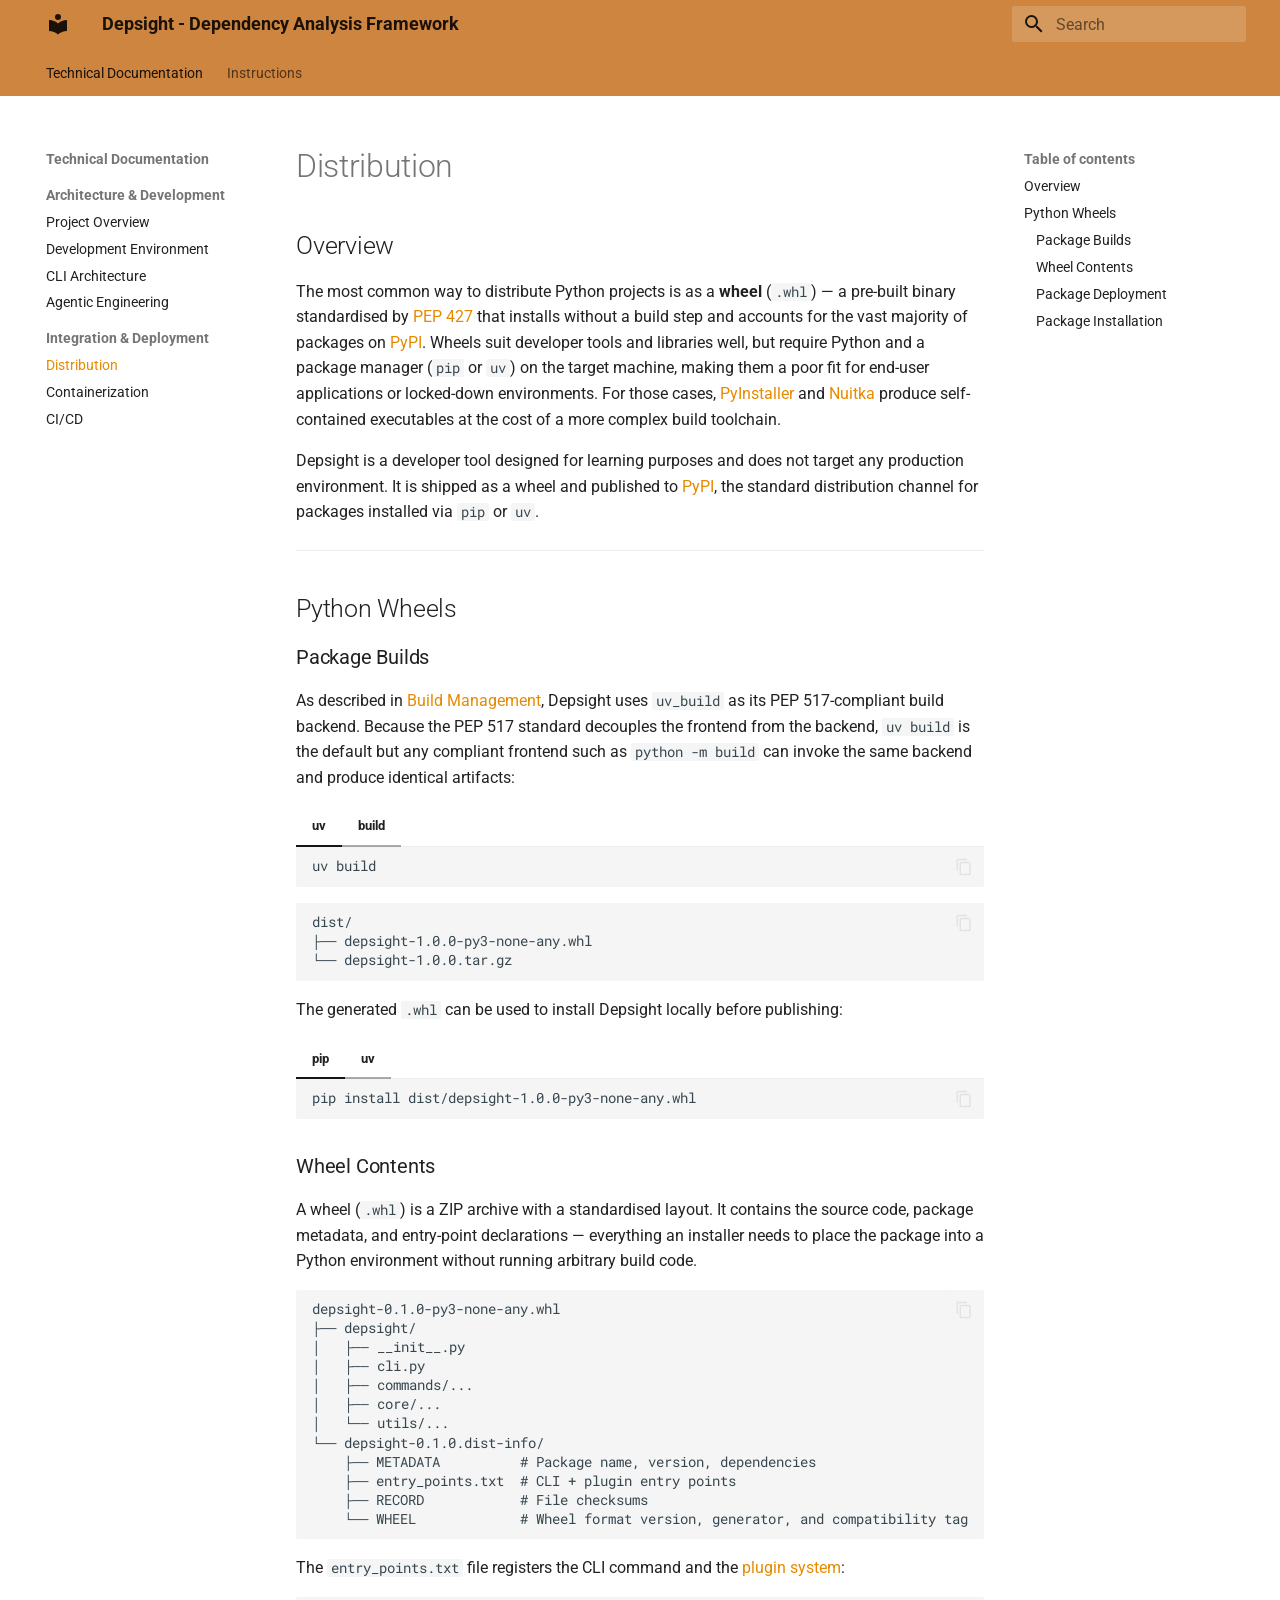
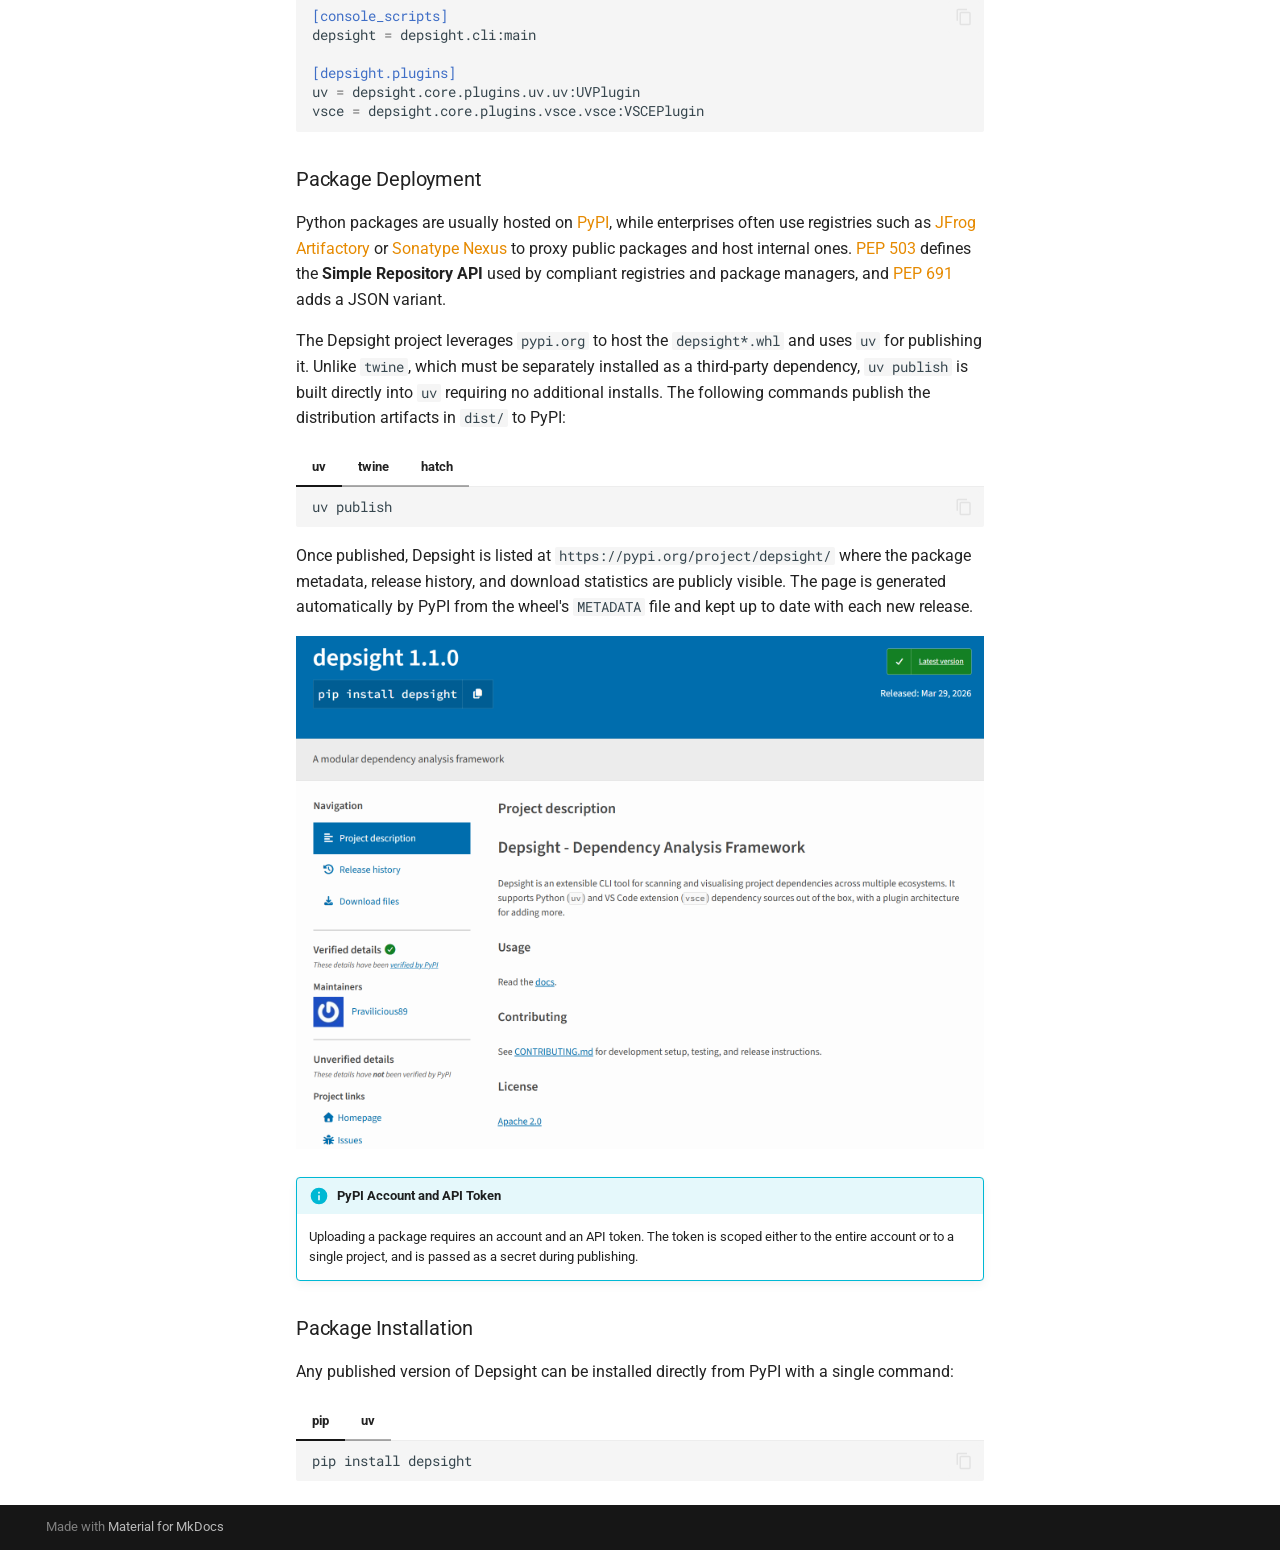
<file: technical-documentation/integration_and_deployment/distribution/index.html>
<!doctype html>
<html lang="en" class="no-js">
  <head>
    
      <meta charset="utf-8">
      <meta name="viewport" content="width=device-width,initial-scale=1">
      
        <meta name="description" content="A modular dependency analysis framework for local workspaces">
      
      
      
      
        <link rel="prev" href="../../development/agentic-engineering/">
      
      
        <link rel="next" href="../containerization/">
      
      
        
      
      
      <link rel="icon" href="../../../assets/images/favicon.png">
      <meta name="generator" content="mkdocs-1.6.1, mkdocs-material-9.7.6">
    
    
      
        <title>Distribution - Depsight - Dependency Analysis Framework</title>
      
    
    
      <link rel="stylesheet" href="../../../assets/stylesheets/main.484c7ddc.min.css">
      
        
        <link rel="stylesheet" href="../../../assets/stylesheets/palette.ab4e12ef.min.css">
      
      


    
    
      
    
    
      
        
        
        <link rel="preconnect" href="https://fonts.gstatic.com" crossorigin>
        <link rel="stylesheet" href="https://fonts.googleapis.com/css?family=Roboto:300,300i,400,400i,700,700i%7CRoboto+Mono:400,400i,700,700i&display=fallback">
        <style>:root{--md-text-font:"Roboto";--md-code-font:"Roboto Mono"}</style>
      
    
    
      <link rel="stylesheet" href="../../../stylesheets/extra.css">
    
    <script>__md_scope=new URL("../../..",location),__md_hash=e=>[...e].reduce(((e,_)=>(e<<5)-e+_.charCodeAt(0)),0),__md_get=(e,_=localStorage,t=__md_scope)=>JSON.parse(_.getItem(t.pathname+"."+e)),__md_set=(e,_,t=localStorage,a=__md_scope)=>{try{t.setItem(a.pathname+"."+e,JSON.stringify(_))}catch(e){}}</script>
    
      

    
    
  </head>
  
  
    
    
    
    
    
    <body dir="ltr" data-md-color-scheme="default" data-md-color-primary="orange" data-md-color-accent="orange">
  
    
    <input class="md-toggle" data-md-toggle="drawer" type="checkbox" id="__drawer" autocomplete="off">
    <input class="md-toggle" data-md-toggle="search" type="checkbox" id="__search" autocomplete="off">
    <label class="md-overlay" for="__drawer"></label>
    <div data-md-component="skip">
      
        
        <a href="#distribution" class="md-skip">
          Skip to content
        </a>
      
    </div>
    <div data-md-component="announce">
      
    </div>
    
    
      

<header class="md-header" data-md-component="header">
  <nav class="md-header__inner md-grid" aria-label="Header">
    <a href="../../.." title="Depsight - Dependency Analysis Framework" class="md-header__button md-logo" aria-label="Depsight - Dependency Analysis Framework" data-md-component="logo">
      
  
  <svg xmlns="http://www.w3.org/2000/svg" viewBox="0 0 24 24"><path d="M12 8a3 3 0 0 0 3-3 3 3 0 0 0-3-3 3 3 0 0 0-3 3 3 3 0 0 0 3 3m0 3.54C9.64 9.35 6.5 8 3 8v11c3.5 0 6.64 1.35 9 3.54 2.36-2.19 5.5-3.54 9-3.54V8c-3.5 0-6.64 1.35-9 3.54"/></svg>

    </a>
    <label class="md-header__button md-icon" for="__drawer">
      
      <svg xmlns="http://www.w3.org/2000/svg" viewBox="0 0 24 24"><path d="M3 6h18v2H3zm0 5h18v2H3zm0 5h18v2H3z"/></svg>
    </label>
    <div class="md-header__title" data-md-component="header-title">
      <div class="md-header__ellipsis">
        <div class="md-header__topic">
          <span class="md-ellipsis">
            Depsight - Dependency Analysis Framework
          </span>
        </div>
        <div class="md-header__topic" data-md-component="header-topic">
          <span class="md-ellipsis">
            
              Distribution
            
          </span>
        </div>
      </div>
    </div>
    
      
    
    
    
    
      
      
        <label class="md-header__button md-icon" for="__search">
          
          <svg xmlns="http://www.w3.org/2000/svg" viewBox="0 0 24 24"><path d="M9.5 3A6.5 6.5 0 0 1 16 9.5c0 1.61-.59 3.09-1.56 4.23l.27.27h.79l5 5-1.5 1.5-5-5v-.79l-.27-.27A6.52 6.52 0 0 1 9.5 16 6.5 6.5 0 0 1 3 9.5 6.5 6.5 0 0 1 9.5 3m0 2C7 5 5 7 5 9.5S7 14 9.5 14 14 12 14 9.5 12 5 9.5 5"/></svg>
        </label>
        <div class="md-search" data-md-component="search" role="dialog">
  <label class="md-search__overlay" for="__search"></label>
  <div class="md-search__inner" role="search">
    <form class="md-search__form" name="search">
      <input type="text" class="md-search__input" name="query" aria-label="Search" placeholder="Search" autocapitalize="off" autocorrect="off" autocomplete="off" spellcheck="false" data-md-component="search-query" required>
      <label class="md-search__icon md-icon" for="__search">
        
        <svg xmlns="http://www.w3.org/2000/svg" viewBox="0 0 24 24"><path d="M9.5 3A6.5 6.5 0 0 1 16 9.5c0 1.61-.59 3.09-1.56 4.23l.27.27h.79l5 5-1.5 1.5-5-5v-.79l-.27-.27A6.52 6.52 0 0 1 9.5 16 6.5 6.5 0 0 1 3 9.5 6.5 6.5 0 0 1 9.5 3m0 2C7 5 5 7 5 9.5S7 14 9.5 14 14 12 14 9.5 12 5 9.5 5"/></svg>
        
        <svg xmlns="http://www.w3.org/2000/svg" viewBox="0 0 24 24"><path d="M20 11v2H8l5.5 5.5-1.42 1.42L4.16 12l7.92-7.92L13.5 5.5 8 11z"/></svg>
      </label>
      <nav class="md-search__options" aria-label="Search">
        
        <button type="reset" class="md-search__icon md-icon" title="Clear" aria-label="Clear" tabindex="-1">
          
          <svg xmlns="http://www.w3.org/2000/svg" viewBox="0 0 24 24"><path d="M19 6.41 17.59 5 12 10.59 6.41 5 5 6.41 10.59 12 5 17.59 6.41 19 12 13.41 17.59 19 19 17.59 13.41 12z"/></svg>
        </button>
      </nav>
      
    </form>
    <div class="md-search__output">
      <div class="md-search__scrollwrap" tabindex="0" data-md-scrollfix>
        <div class="md-search-result" data-md-component="search-result">
          <div class="md-search-result__meta">
            Initializing search
          </div>
          <ol class="md-search-result__list" role="presentation"></ol>
        </div>
      </div>
    </div>
  </div>
</div>
      
    
    
  </nav>
  
</header>
    
    <div class="md-container" data-md-component="container">
      
      
        
          
            
<nav class="md-tabs" aria-label="Tabs" data-md-component="tabs">
  <div class="md-grid">
    <ul class="md-tabs__list">
      
        
  
  
  
    
  
  
    
    
      
  
  
  
    
  
  
    
    
      <li class="md-tabs__item md-tabs__item--active">
        <a href="../../development/project-overview/" class="md-tabs__link">
          
  
  
  Technical Documentation

        </a>
      </li>
    
  

    
  

      
        
  
  
  
  
    
    
      
  
  
  
  
    
    
      <li class="md-tabs__item">
        <a href="../../../instructions/getting-started/getting-started/" class="md-tabs__link">
          
  
  
  Instructions

        </a>
      </li>
    
  

    
  

      
    </ul>
  </div>
</nav>
          
        
      
      <main class="md-main" data-md-component="main">
        <div class="md-main__inner md-grid">
          
            
              
              <div class="md-sidebar md-sidebar--primary" data-md-component="sidebar" data-md-type="navigation" >
                <div class="md-sidebar__scrollwrap">
                  <div class="md-sidebar__inner">
                    


  


<nav class="md-nav md-nav--primary md-nav--lifted" aria-label="Navigation" data-md-level="0">
  <label class="md-nav__title" for="__drawer">
    <a href="../../.." title="Depsight - Dependency Analysis Framework" class="md-nav__button md-logo" aria-label="Depsight - Dependency Analysis Framework" data-md-component="logo">
      
  
  <svg xmlns="http://www.w3.org/2000/svg" viewBox="0 0 24 24"><path d="M12 8a3 3 0 0 0 3-3 3 3 0 0 0-3-3 3 3 0 0 0-3 3 3 3 0 0 0 3 3m0 3.54C9.64 9.35 6.5 8 3 8v11c3.5 0 6.64 1.35 9 3.54 2.36-2.19 5.5-3.54 9-3.54V8c-3.5 0-6.64 1.35-9 3.54"/></svg>

    </a>
    Depsight - Dependency Analysis Framework
  </label>
  
  <ul class="md-nav__list" data-md-scrollfix>
    
      
      
  
  
    
  
  
  
    
    
    
    
      
        
        
      
      
        
      
    
    
    <li class="md-nav__item md-nav__item--active md-nav__item--section md-nav__item--nested">
      
        
        
        <input class="md-nav__toggle md-toggle " type="checkbox" id="__nav_1" checked>
        
          
          <label class="md-nav__link" for="__nav_1" id="__nav_1_label" tabindex="">
            
  
  
  <span class="md-ellipsis">
    
  
    Technical Documentation
  

    
  </span>
  
  

            <span class="md-nav__icon md-icon"></span>
          </label>
        
        <nav class="md-nav" data-md-level="1" aria-labelledby="__nav_1_label" aria-expanded="true">
          <label class="md-nav__title" for="__nav_1">
            <span class="md-nav__icon md-icon"></span>
            
  
    Technical Documentation
  

          </label>
          <ul class="md-nav__list" data-md-scrollfix>
            
              
                
  
  
  
  
    
    
    
    
      
      
        
          
          
        
      
    
    
    <li class="md-nav__item md-nav__item--section md-nav__item--nested">
      
        
        
        <input class="md-nav__toggle md-toggle " type="checkbox" id="__nav_1_1" >
        
          
          <label class="md-nav__link" for="__nav_1_1" id="__nav_1_1_label" tabindex="">
            
  
  
  <span class="md-ellipsis">
    
  
    Architecture & Development
  

    
  </span>
  
  

            <span class="md-nav__icon md-icon"></span>
          </label>
        
        <nav class="md-nav" data-md-level="2" aria-labelledby="__nav_1_1_label" aria-expanded="false">
          <label class="md-nav__title" for="__nav_1_1">
            <span class="md-nav__icon md-icon"></span>
            
  
    Architecture & Development
  

          </label>
          <ul class="md-nav__list" data-md-scrollfix>
            
              
                
  
  
  
  
    <li class="md-nav__item">
      <a href="../../development/project-overview/" class="md-nav__link">
        
  
  
  <span class="md-ellipsis">
    
  
    Project Overview
  

    
  </span>
  
  

      </a>
    </li>
  

              
            
              
                
  
  
  
  
    <li class="md-nav__item">
      <a href="../../development/dev-environment/" class="md-nav__link">
        
  
  
  <span class="md-ellipsis">
    
  
    Development Environment
  

    
  </span>
  
  

      </a>
    </li>
  

              
            
              
                
  
  
  
  
    <li class="md-nav__item">
      <a href="../../development/cli-architecture/" class="md-nav__link">
        
  
  
  <span class="md-ellipsis">
    
  
    CLI Architecture
  

    
  </span>
  
  

      </a>
    </li>
  

              
            
              
                
  
  
  
  
    <li class="md-nav__item">
      <a href="../../development/agentic-engineering/" class="md-nav__link">
        
  
  
  <span class="md-ellipsis">
    
  
    Agentic Engineering
  

    
  </span>
  
  

      </a>
    </li>
  

              
            
          </ul>
        </nav>
      
    </li>
  

              
            
              
                
  
  
    
  
  
  
    
    
    
    
      
      
        
          
          
        
      
    
    
    <li class="md-nav__item md-nav__item--active md-nav__item--section md-nav__item--nested">
      
        
        
        <input class="md-nav__toggle md-toggle " type="checkbox" id="__nav_1_2" checked>
        
          
          <label class="md-nav__link" for="__nav_1_2" id="__nav_1_2_label" tabindex="">
            
  
  
  <span class="md-ellipsis">
    
  
    Integration & Deployment
  

    
  </span>
  
  

            <span class="md-nav__icon md-icon"></span>
          </label>
        
        <nav class="md-nav" data-md-level="2" aria-labelledby="__nav_1_2_label" aria-expanded="true">
          <label class="md-nav__title" for="__nav_1_2">
            <span class="md-nav__icon md-icon"></span>
            
  
    Integration & Deployment
  

          </label>
          <ul class="md-nav__list" data-md-scrollfix>
            
              
                
  
  
    
  
  
  
    <li class="md-nav__item md-nav__item--active">
      
      <input class="md-nav__toggle md-toggle" type="checkbox" id="__toc">
      
      
        
      
      
        <label class="md-nav__link md-nav__link--active" for="__toc">
          
  
  
  <span class="md-ellipsis">
    
  
    Distribution
  

    
  </span>
  
  

          <span class="md-nav__icon md-icon"></span>
        </label>
      
      <a href="./" class="md-nav__link md-nav__link--active">
        
  
  
  <span class="md-ellipsis">
    
  
    Distribution
  

    
  </span>
  
  

      </a>
      
        

<nav class="md-nav md-nav--secondary" aria-label="Table of contents">
  
  
  
    
  
  
    <label class="md-nav__title" for="__toc">
      <span class="md-nav__icon md-icon"></span>
      Table of contents
    </label>
    <ul class="md-nav__list" data-md-component="toc" data-md-scrollfix>
      
        <li class="md-nav__item">
  <a href="#overview" class="md-nav__link">
    <span class="md-ellipsis">
      
        Overview
      
    </span>
  </a>
  
</li>
      
        <li class="md-nav__item">
  <a href="#python-wheels" class="md-nav__link">
    <span class="md-ellipsis">
      
        Python Wheels
      
    </span>
  </a>
  
    <nav class="md-nav" aria-label="Python Wheels">
      <ul class="md-nav__list">
        
          <li class="md-nav__item">
  <a href="#package-builds" class="md-nav__link">
    <span class="md-ellipsis">
      
        Package Builds
      
    </span>
  </a>
  
</li>
        
          <li class="md-nav__item">
  <a href="#wheel-contents" class="md-nav__link">
    <span class="md-ellipsis">
      
        Wheel Contents
      
    </span>
  </a>
  
</li>
        
          <li class="md-nav__item">
  <a href="#package-deployment" class="md-nav__link">
    <span class="md-ellipsis">
      
        Package Deployment
      
    </span>
  </a>
  
</li>
        
          <li class="md-nav__item">
  <a href="#package-installation" class="md-nav__link">
    <span class="md-ellipsis">
      
        Package Installation
      
    </span>
  </a>
  
</li>
        
      </ul>
    </nav>
  
</li>
      
    </ul>
  
</nav>
      
    </li>
  

              
            
              
                
  
  
  
  
    <li class="md-nav__item">
      <a href="../containerization/" class="md-nav__link">
        
  
  
  <span class="md-ellipsis">
    
  
    Containerization
  

    
  </span>
  
  

      </a>
    </li>
  

              
            
              
                
  
  
  
  
    <li class="md-nav__item">
      <a href="../ci_cd/" class="md-nav__link">
        
  
  
  <span class="md-ellipsis">
    
  
    CI/CD
  

    
  </span>
  
  

      </a>
    </li>
  

              
            
          </ul>
        </nav>
      
    </li>
  

              
            
          </ul>
        </nav>
      
    </li>
  

    
      
      
  
  
  
  
    
    
    
    
      
      
        
      
    
    
    <li class="md-nav__item md-nav__item--nested">
      
        
        
        <input class="md-nav__toggle md-toggle " type="checkbox" id="__nav_2" >
        
          
          <label class="md-nav__link" for="__nav_2" id="__nav_2_label" tabindex="0">
            
  
  
  <span class="md-ellipsis">
    
  
    Instructions
  

    
  </span>
  
  

            <span class="md-nav__icon md-icon"></span>
          </label>
        
        <nav class="md-nav" data-md-level="1" aria-labelledby="__nav_2_label" aria-expanded="false">
          <label class="md-nav__title" for="__nav_2">
            <span class="md-nav__icon md-icon"></span>
            
  
    Instructions
  

          </label>
          <ul class="md-nav__list" data-md-scrollfix>
            
              
                
  
  
  
  
    
    
    
    
      
      
        
      
    
    
    <li class="md-nav__item md-nav__item--nested">
      
        
        
        <input class="md-nav__toggle md-toggle " type="checkbox" id="__nav_2_1" >
        
          
          <label class="md-nav__link" for="__nav_2_1" id="__nav_2_1_label" tabindex="0">
            
  
  
  <span class="md-ellipsis">
    
  
    Getting Started
  

    
  </span>
  
  

            <span class="md-nav__icon md-icon"></span>
          </label>
        
        <nav class="md-nav" data-md-level="2" aria-labelledby="__nav_2_1_label" aria-expanded="false">
          <label class="md-nav__title" for="__nav_2_1">
            <span class="md-nav__icon md-icon"></span>
            
  
    Getting Started
  

          </label>
          <ul class="md-nav__list" data-md-scrollfix>
            
              
                
  
  
  
  
    <li class="md-nav__item">
      <a href="../../../instructions/getting-started/getting-started/" class="md-nav__link">
        
  
  
  <span class="md-ellipsis">
    
  
    Getting Started
  

    
  </span>
  
  

      </a>
    </li>
  

              
            
          </ul>
        </nav>
      
    </li>
  

              
            
              
                
  
  
  
  
    
    
    
    
      
      
        
      
    
    
    <li class="md-nav__item md-nav__item--nested">
      
        
        
        <input class="md-nav__toggle md-toggle " type="checkbox" id="__nav_2_2" >
        
          
          <label class="md-nav__link" for="__nav_2_2" id="__nav_2_2_label" tabindex="0">
            
  
  
  <span class="md-ellipsis">
    
  
    Tasks
  

    
  </span>
  
  

            <span class="md-nav__icon md-icon"></span>
          </label>
        
        <nav class="md-nav" data-md-level="2" aria-labelledby="__nav_2_2_label" aria-expanded="false">
          <label class="md-nav__title" for="__nav_2_2">
            <span class="md-nav__icon md-icon"></span>
            
  
    Tasks
  

          </label>
          <ul class="md-nav__list" data-md-scrollfix>
            
              
                
  
  
  
  
    <li class="md-nav__item">
      <a href="../../../instructions/tasks/task-1-write-a-npm-plugin/" class="md-nav__link">
        
  
  
  <span class="md-ellipsis">
    
  
    Task 1: Write an NPM Plugin
  

    
  </span>
  
  

      </a>
    </li>
  

              
            
              
                
  
  
  
  
    <li class="md-nav__item">
      <a href="../../../instructions/tasks/task-2-package-and-publish-your-plugin/" class="md-nav__link">
        
  
  
  <span class="md-ellipsis">
    
  
    Task 2: Package and Publish Your Plugin
  

    
  </span>
  
  

      </a>
    </li>
  

              
            
              
                
  
  
  
  
    <li class="md-nav__item">
      <a href="../../../instructions/tasks/task-3-scan-dependencies/" class="md-nav__link">
        
  
  
  <span class="md-ellipsis">
    
  
    Task 3: Scan Dependencies
  

    
  </span>
  
  

      </a>
    </li>
  

              
            
          </ul>
        </nav>
      
    </li>
  

              
            
          </ul>
        </nav>
      
    </li>
  

    
  </ul>
</nav>
                  </div>
                </div>
              </div>
            
            
              
              <div class="md-sidebar md-sidebar--secondary" data-md-component="sidebar" data-md-type="toc" >
                <div class="md-sidebar__scrollwrap">
                  <div class="md-sidebar__inner">
                    

<nav class="md-nav md-nav--secondary" aria-label="Table of contents">
  
  
  
    
  
  
    <label class="md-nav__title" for="__toc">
      <span class="md-nav__icon md-icon"></span>
      Table of contents
    </label>
    <ul class="md-nav__list" data-md-component="toc" data-md-scrollfix>
      
        <li class="md-nav__item">
  <a href="#overview" class="md-nav__link">
    <span class="md-ellipsis">
      
        Overview
      
    </span>
  </a>
  
</li>
      
        <li class="md-nav__item">
  <a href="#python-wheels" class="md-nav__link">
    <span class="md-ellipsis">
      
        Python Wheels
      
    </span>
  </a>
  
    <nav class="md-nav" aria-label="Python Wheels">
      <ul class="md-nav__list">
        
          <li class="md-nav__item">
  <a href="#package-builds" class="md-nav__link">
    <span class="md-ellipsis">
      
        Package Builds
      
    </span>
  </a>
  
</li>
        
          <li class="md-nav__item">
  <a href="#wheel-contents" class="md-nav__link">
    <span class="md-ellipsis">
      
        Wheel Contents
      
    </span>
  </a>
  
</li>
        
          <li class="md-nav__item">
  <a href="#package-deployment" class="md-nav__link">
    <span class="md-ellipsis">
      
        Package Deployment
      
    </span>
  </a>
  
</li>
        
          <li class="md-nav__item">
  <a href="#package-installation" class="md-nav__link">
    <span class="md-ellipsis">
      
        Package Installation
      
    </span>
  </a>
  
</li>
        
      </ul>
    </nav>
  
</li>
      
    </ul>
  
</nav>
                  </div>
                </div>
              </div>
            
          
          
            <div class="md-content" data-md-component="content">
              
              <article class="md-content__inner md-typeset">
                
                  



<h1 id="distribution">Distribution</h1>
<h2 id="overview">Overview</h2>
<p>The most common way to distribute Python projects is as a <strong>wheel</strong> (<code>.whl</code>) — a pre-built binary standardised by <a href="https://peps.python.org/pep-0427/">PEP 427</a> that installs without a build step and accounts for the vast majority of packages on <a href="https://pypi.org">PyPI</a>. Wheels suit developer tools and libraries well, but require Python and a package manager (<code>pip</code> or <code>uv</code>) on the target machine, making them a poor fit for end-user applications or locked-down environments. For those cases, <a href="https://pyinstaller.org/">PyInstaller</a> and <a href="https://nuitka.net/">Nuitka</a> produce self-contained executables at the cost of a more complex build toolchain.</p>
<p>Depsight is a developer tool designed for learning purposes and does not target any production environment. It is shipped as a wheel and published to <a href="https://pypi.org">PyPI</a>, the standard distribution channel for packages installed via <code>pip</code> or <code>uv</code>.</p>
<hr />
<h2 id="python-wheels">Python Wheels</h2>
<h3 id="package-builds">Package Builds</h3>
<p>As described in <a href="../../development/project-overview/#build-management">Build Management</a>, Depsight uses <code>uv_build</code> as its PEP 517-compliant build backend. Because the PEP 517 standard decouples the frontend from the backend, <code>uv build</code> is the default but any compliant frontend such as <code>python -m build</code> can invoke the same backend and produce identical artifacts:</p>
<div class="tabbed-set tabbed-alternate" data-tabs="1:2"><input checked="checked" id="__tabbed_1_1" name="__tabbed_1" type="radio" /><input id="__tabbed_1_2" name="__tabbed_1" type="radio" /><div class="tabbed-labels"><label for="__tabbed_1_1">uv</label><label for="__tabbed_1_2">build</label></div>
<div class="tabbed-content">
<div class="tabbed-block">
<div class="highlight"><pre><span></span><code>uv<span class="w"> </span>build
</code></pre></div>
</div>
<div class="tabbed-block">
<div class="highlight"><pre><span></span><code>python<span class="w"> </span>-m<span class="w"> </span>build
</code></pre></div>
</div>
</div>
</div>
<div class="highlight"><pre><span></span><code>dist/
├── depsight-1.0.0-py3-none-any.whl
└── depsight-1.0.0.tar.gz
</code></pre></div>
<p>The generated <code>.whl</code> can be used to install Depsight locally before publishing:</p>
<div class="tabbed-set tabbed-alternate" data-tabs="2:2"><input checked="checked" id="__tabbed_2_1" name="__tabbed_2" type="radio" /><input id="__tabbed_2_2" name="__tabbed_2" type="radio" /><div class="tabbed-labels"><label for="__tabbed_2_1">pip</label><label for="__tabbed_2_2">uv</label></div>
<div class="tabbed-content">
<div class="tabbed-block">
<div class="highlight"><pre><span></span><code>pip<span class="w"> </span>install<span class="w"> </span>dist/depsight-1.0.0-py3-none-any.whl
</code></pre></div>
</div>
<div class="tabbed-block">
<div class="highlight"><pre><span></span><code>uv<span class="w"> </span>pip<span class="w"> </span>install<span class="w"> </span>dist/depsight-1.0.0-py3-none-any.whl
</code></pre></div>
</div>
</div>
</div>
<h3 id="wheel-contents">Wheel Contents</h3>
<p>A wheel (<code>.whl</code>) is a ZIP archive with a standardised layout. It contains the source code, package metadata, and entry-point declarations — everything an installer needs to place the package into a Python environment without running arbitrary build code.</p>
<div class="highlight"><pre><span></span><code>depsight-0.1.0-py3-none-any.whl
├── depsight/
│   ├── __init__.py
│   ├── cli.py
│   ├── commands/...
│   ├── core/...
│   └── utils/...
└── depsight-0.1.0.dist-info/
    ├── METADATA          # Package name, version, dependencies
    ├── entry_points.txt  # CLI + plugin entry points
    ├── RECORD            # File checksums
    └── WHEEL             # Wheel format version, generator, and compatibility tag
</code></pre></div>
<p>The <code>entry_points.txt</code> file registers the CLI command and the <a href="../../development/cli-architecture/#plugin-pattern">plugin system</a>:</p>
<div class="highlight"><pre><span></span><code><span class="k">[console_scripts]</span>
<span class="n">depsight</span><span class="w"> </span><span class="o">=</span><span class="w"> </span><span class="err">depsight.cli:main</span>

<span class="k">[depsight.plugins]</span>
<span class="n">uv</span><span class="w"> </span><span class="o">=</span><span class="w"> </span><span class="err">depsight.core.plugins.uv.uv:UVPlugin</span>
<span class="n">vsce</span><span class="w"> </span><span class="o">=</span><span class="w"> </span><span class="err">depsight.core.plugins.vsce.vsce:VSCEPlugin</span>
</code></pre></div>
<h3 id="package-deployment">Package Deployment</h3>
<p>Python packages are usually hosted on <a href="https://pypi.org">PyPI</a>, while enterprises often use registries such as <a href="https://jfrog.com/artifactory/">JFrog Artifactory</a> or <a href="https://www.sonatype.com/products/sonatype-nexus-oss">Sonatype Nexus</a> to proxy public packages and host internal ones. <a href="https://peps.python.org/pep-0503/">PEP 503</a> defines the <strong>Simple Repository API</strong> used by compliant registries and package managers, and <a href="https://peps.python.org/pep-0691/">PEP 691</a> adds a JSON variant.</p>
<p>The Depsight project leverages <code>pypi.org</code> to host the <code>depsight*.whl</code> and uses <code>uv</code> for publishing it. Unlike <code>twine</code>, which must be separately installed as a third-party dependency, <code>uv publish</code> is built directly into <code>uv</code>  requiring no additional installs. The following commands publish the distribution artifacts in <code>dist/</code> to PyPI:</p>
<div class="tabbed-set tabbed-alternate" data-tabs="3:3"><input checked="checked" id="__tabbed_3_1" name="__tabbed_3" type="radio" /><input id="__tabbed_3_2" name="__tabbed_3" type="radio" /><input id="__tabbed_3_3" name="__tabbed_3" type="radio" /><div class="tabbed-labels"><label for="__tabbed_3_1">uv</label><label for="__tabbed_3_2">twine</label><label for="__tabbed_3_3">hatch</label></div>
<div class="tabbed-content">
<div class="tabbed-block">
<div class="highlight"><pre><span></span><code>uv<span class="w"> </span>publish
</code></pre></div>
</div>
<div class="tabbed-block">
<div class="highlight"><pre><span></span><code>twine<span class="w"> </span>upload<span class="w"> </span>dist/*
</code></pre></div>
</div>
<div class="tabbed-block">
<div class="highlight"><pre><span></span><code>hatch<span class="w"> </span>publish
</code></pre></div>
</div>
</div>
</div>
<p>Once published, Depsight is listed at <code>https://pypi.org/project/depsight/</code> where the package metadata, release history, and download statistics are publicly visible. The page is generated automatically by PyPI from the wheel's <code>METADATA</code> file and kept up to date with each new release.</p>
<p><img alt="Depsight on PyPI" src="../../../images/depsight_pypi.png" /></p>
<div class="admonition info">
<p class="admonition-title">PyPI Account and API Token</p>
<p>Uploading a package requires an account and an API token. The token is scoped either to the entire account or to a single project, and is passed as a secret during publishing.</p>
</div>
<h3 id="package-installation">Package Installation</h3>
<p>Any published version of Depsight can be installed directly from PyPI with a single command:</p>
<div class="tabbed-set tabbed-alternate" data-tabs="4:2"><input checked="checked" id="__tabbed_4_1" name="__tabbed_4" type="radio" /><input id="__tabbed_4_2" name="__tabbed_4" type="radio" /><div class="tabbed-labels"><label for="__tabbed_4_1">pip</label><label for="__tabbed_4_2">uv</label></div>
<div class="tabbed-content">
<div class="tabbed-block">
<div class="highlight"><pre><span></span><code>pip<span class="w"> </span>install<span class="w"> </span>depsight
</code></pre></div>
</div>
<div class="tabbed-block">
<div class="highlight"><pre><span></span><code>uv<span class="w"> </span>tool<span class="w"> </span>install<span class="w"> </span>depsight
</code></pre></div>
</div>
</div>
</div>












                
              </article>
            </div>
          
          
<script>var target=document.getElementById(location.hash.slice(1));target&&target.name&&(target.checked=target.name.startsWith("__tabbed_"))</script>
        </div>
        
      </main>
      
        <footer class="md-footer">
  
  <div class="md-footer-meta md-typeset">
    <div class="md-footer-meta__inner md-grid">
      <div class="md-copyright">
  
  
    Made with
    <a href="https://squidfunk.github.io/mkdocs-material/" target="_blank" rel="noopener">
      Material for MkDocs
    </a>
  
</div>
      
    </div>
  </div>
</footer>
      
    </div>
    <div class="md-dialog" data-md-component="dialog">
      <div class="md-dialog__inner md-typeset"></div>
    </div>
    
    
    
      
      
      <script id="__config" type="application/json">{"annotate": null, "base": "../../..", "features": ["navigation.tabs", "navigation.sections", "content.code.copy"], "search": "../../../assets/javascripts/workers/search.2c215733.min.js", "tags": null, "translations": {"clipboard.copied": "Copied to clipboard", "clipboard.copy": "Copy to clipboard", "search.result.more.one": "1 more on this page", "search.result.more.other": "# more on this page", "search.result.none": "No matching documents", "search.result.one": "1 matching document", "search.result.other": "# matching documents", "search.result.placeholder": "Type to start searching", "search.result.term.missing": "Missing", "select.version": "Select version"}, "version": null}</script>
    
    
      <script src="../../../assets/javascripts/bundle.79ae519e.min.js"></script>
      
    
  </body>
</html>
</file>
<file: stylesheets/extra.css>
.md-typeset {
    --depsight-orange: #cd853f;
    --depsight-orange-light: #e7b07a;
    --depsight-orange-dark: #9d6430;
    --depsight-peach: #ffdab9;
}

[data-md-color-scheme="default"] {
    --md-primary-fg-color: #cd853f;
    --md-primary-fg-color--light: #e7b07a;
    --md-primary-fg-color--dark: #9d6430;
    --md-accent-fg-color: #cd853f;
    --md-accent-fg-color--transparent: rgba(205, 133, 63, 0.12);
}

.md-header {
    background-color: #cd853f;
}

.md-tabs__link--active,
.md-nav__link:focus,
.md-nav__link:hover {
    color: #9d6430;
}

.md-search__form {
    background-color: rgba(255, 255, 255, 0.16);
}

/* Reset tabbed content to default Material styling — no accent overrides */
.md-typeset .tabbed-labels > label,
.md-typeset .tabbed-set > label,
.md-typeset .tabbed-set > input:checked + label,
.md-typeset .tabbed-labels > label:hover,
.md-typeset .tabbed-set > label:hover {
    color: var(--md-default-fg-color) !important;
    border-color: var(--md-default-fg-color--lighter) !important;
}

.md-typeset .tabbed-set > input:checked + label {
    border-color: var(--md-default-fg-color) !important;
}

.md-typeset .tabbed-labels > label *,
.md-typeset .tabbed-set > label *,
.md-typeset .tabbed-set > input:checked + label *,
.md-typeset .tabbed-labels > label:hover *,
.md-typeset .tabbed-set > label:hover * {
    color: inherit !important;
}

.md-typeset .admonition,
.md-typeset details {
    border-color: rgba(205, 133, 63, 0.18);
}

.full-width {
    width: 100%;
}

.md-typeset__scrollwrap:has(> .md-typeset__table > table.full-width),
.md-typeset__table:has(> table.full-width) {
    width: 100%;
    display: block;
}

.code-columns {
    display: grid;
    grid-template-columns: 1fr 1fr;
    gap: 1rem;
}

.code-columns > * {
    margin: 0;
    min-width: 0;
}

.tag-green {
    display: inline-block;
    padding: 0 0.5em;
    border-radius: 0.25em;
    font-size: 0.75em;
    font-weight: 700;
    letter-spacing: 0.05em;
    text-transform: uppercase;
    background-color: #d4edda;
    color: #1a6630;
}
</file>
<file: assets/stylesheets/main.484c7ddc.min.css>
@charset "UTF-8";html{-webkit-text-size-adjust:none;-moz-text-size-adjust:none;text-size-adjust:none;box-sizing:border-box}*,:after,:before{box-sizing:inherit}@media (prefers-reduced-motion){*,:after,:before{transition:none!important}}body{margin:0}a,button,input,label{-webkit-tap-highlight-color:transparent}a{color:inherit;text-decoration:none}hr{border:0;box-sizing:initial;display:block;height:.05rem;overflow:visible;padding:0}small{font-size:80%}sub,sup{line-height:1em}img{border-style:none}table{border-collapse:initial;border-spacing:0}td,th{font-weight:400;vertical-align:top}button{background:#0000;border:0;font-family:inherit;font-size:inherit;margin:0;padding:0}input{border:0;outline:none}:root{--md-primary-fg-color:#4051b5;--md-primary-fg-color--light:#5d6cc0;--md-primary-fg-color--dark:#303fa1;--md-primary-bg-color:#fff;--md-primary-bg-color--light:#ffffffb3;--md-accent-fg-color:#526cfe;--md-accent-fg-color--transparent:#526cfe1a;--md-accent-bg-color:#fff;--md-accent-bg-color--light:#ffffffb3}[data-md-color-scheme=default]{color-scheme:light}[data-md-color-scheme=default] img[src$="#gh-dark-mode-only"],[data-md-color-scheme=default] img[src$="#only-dark"]{display:none}:root,[data-md-color-scheme=default]{--md-hue:225deg;--md-default-fg-color:#000000de;--md-default-fg-color--light:#0000008a;--md-default-fg-color--lighter:#00000052;--md-default-fg-color--lightest:#00000012;--md-default-bg-color:#fff;--md-default-bg-color--light:#ffffffb3;--md-default-bg-color--lighter:#ffffff4d;--md-default-bg-color--lightest:#ffffff1f;--md-code-fg-color:#36464e;--md-code-bg-color:#f5f5f5;--md-code-bg-color--light:#f5f5f5b3;--md-code-bg-color--lighter:#f5f5f54d;--md-code-hl-color:#4287ff;--md-code-hl-color--light:#4287ff1a;--md-code-hl-number-color:#d52a2a;--md-code-hl-special-color:#db1457;--md-code-hl-function-color:#a846b9;--md-code-hl-constant-color:#6e59d9;--md-code-hl-keyword-color:#3f6ec6;--md-code-hl-string-color:#1c7d4d;--md-code-hl-name-color:var(--md-code-fg-color);--md-code-hl-operator-color:var(--md-default-fg-color--light);--md-code-hl-punctuation-color:var(--md-default-fg-color--light);--md-code-hl-comment-color:var(--md-default-fg-color--light);--md-code-hl-generic-color:var(--md-default-fg-color--light);--md-code-hl-variable-color:var(--md-default-fg-color--light);--md-typeset-color:var(--md-default-fg-color);--md-typeset-a-color:var(--md-primary-fg-color);--md-typeset-del-color:#f5503d26;--md-typeset-ins-color:#0bd57026;--md-typeset-kbd-color:#fafafa;--md-typeset-kbd-accent-color:#fff;--md-typeset-kbd-border-color:#b8b8b8;--md-typeset-mark-color:#ffff0080;--md-typeset-table-color:#0000001f;--md-typeset-table-color--light:rgba(0,0,0,.035);--md-admonition-fg-color:var(--md-default-fg-color);--md-admonition-bg-color:var(--md-default-bg-color);--md-warning-fg-color:#000000de;--md-warning-bg-color:#ff9;--md-footer-fg-color:#fff;--md-footer-fg-color--light:#ffffffb3;--md-footer-fg-color--lighter:#ffffff73;--md-footer-bg-color:#000000de;--md-footer-bg-color--dark:#00000052;--md-shadow-z1:0 0.2rem 0.5rem #0000000d,0 0 0.05rem #0000001a;--md-shadow-z2:0 0.2rem 0.5rem #0000001a,0 0 0.05rem #00000040;--md-shadow-z3:0 0.2rem 0.5rem #0003,0 0 0.05rem #00000059}.md-icon svg{fill:currentcolor;display:block;height:1.2rem;width:1.2rem}body{-webkit-font-smoothing:antialiased;-moz-osx-font-smoothing:grayscale;--md-text-font-family:var(--md-text-font,_),-apple-system,BlinkMacSystemFont,Helvetica,Arial,sans-serif;--md-code-font-family:var(--md-code-font,_),SFMono-Regular,Consolas,Menlo,monospace}aside,body,input{font-feature-settings:"kern","liga";color:var(--md-typeset-color);font-family:var(--md-text-font-family)}code,kbd,pre{font-feature-settings:"kern";font-family:var(--md-code-font-family)}:root{--md-typeset-table-sort-icon:url('data:image/svg+xml;charset=utf-8,<svg xmlns="http://www.w3.org/2000/svg" viewBox="0 0 24 24"><path d="m18 21-4-4h3V7h-3l4-4 4 4h-3v10h3M2 19v-2h10v2M2 13v-2h7v2M2 7V5h4v2z"/></svg>');--md-typeset-table-sort-icon--asc:url('data:image/svg+xml;charset=utf-8,<svg xmlns="http://www.w3.org/2000/svg" viewBox="0 0 24 24"><path d="M19 17h3l-4 4-4-4h3V3h2M2 17h10v2H2M6 5v2H2V5m0 6h7v2H2z"/></svg>');--md-typeset-table-sort-icon--desc:url('data:image/svg+xml;charset=utf-8,<svg xmlns="http://www.w3.org/2000/svg" viewBox="0 0 24 24"><path d="M19 7h3l-4-4-4 4h3v14h2M2 17h10v2H2M6 5v2H2V5m0 6h7v2H2z"/></svg>')}.md-typeset{-webkit-print-color-adjust:exact;color-adjust:exact;font-size:.8rem;line-height:1.6;overflow-wrap:break-word}@media print{.md-typeset{font-size:.68rem}}.md-typeset blockquote,.md-typeset dl,.md-typeset figure,.md-typeset ol,.md-typeset pre,.md-typeset ul{margin-bottom:1em;margin-top:1em}.md-typeset h1{color:var(--md-default-fg-color--light);font-size:2em;line-height:1.3;margin:0 0 1.25em}.md-typeset h1,.md-typeset h2{font-weight:300;letter-spacing:-.01em}.md-typeset h2{font-size:1.5625em;line-height:1.4;margin:1.6em 0 .64em}.md-typeset h3{font-size:1.25em;font-weight:400;letter-spacing:-.01em;line-height:1.5;margin:1.6em 0 .8em}.md-typeset h2+h3{margin-top:.8em}.md-typeset h4{font-weight:700;letter-spacing:-.01em;margin:1em 0}.md-typeset h5,.md-typeset h6{color:var(--md-default-fg-color--light);font-size:.8em;font-weight:700;letter-spacing:-.01em;margin:1.25em 0}.md-typeset h5{text-transform:uppercase}.md-typeset h5 code{text-transform:none}.md-typeset hr{border-bottom:.05rem solid var(--md-default-fg-color--lightest);display:flow-root;margin:1.5em 0}.md-typeset a{color:var(--md-typeset-a-color);word-break:break-word}.md-typeset a,.md-typeset a:before{transition:color 125ms}.md-typeset a:focus,.md-typeset a:hover{color:var(--md-accent-fg-color)}.md-typeset a:focus code,.md-typeset a:hover code{background-color:var(--md-accent-fg-color--transparent);color:var(--md-accent-fg-color)}.md-typeset a code{color:var(--md-typeset-a-color)}.md-typeset a.focus-visible{outline-color:var(--md-accent-fg-color);outline-offset:.2rem}.md-typeset code,.md-typeset kbd,.md-typeset pre{color:var(--md-code-fg-color);direction:ltr;font-variant-ligatures:none;transition:background-color 125ms}@media print{.md-typeset code,.md-typeset kbd,.md-typeset pre{white-space:pre-wrap}}.md-typeset code{background-color:var(--md-code-bg-color);border-radius:.1rem;-webkit-box-decoration-break:clone;box-decoration-break:clone;font-size:.85em;padding:0 .2941176471em;transition:color 125ms,background-color 125ms;word-break:break-word}.md-typeset code:not(.focus-visible){-webkit-tap-highlight-color:transparent;outline:none}.md-typeset pre{display:flow-root;line-height:1.4;position:relative}.md-typeset pre>code{-webkit-box-decoration-break:slice;box-decoration-break:slice;box-shadow:none;display:block;margin:0;outline-color:var(--md-accent-fg-color);overflow:auto;padding:.7720588235em 1.1764705882em;scrollbar-color:var(--md-default-fg-color--lighter) #0000;scrollbar-width:thin;touch-action:auto;word-break:normal}.md-typeset pre>code:hover{scrollbar-color:var(--md-accent-fg-color) #0000}.md-typeset pre>code::-webkit-scrollbar{height:.2rem;width:.2rem}.md-typeset pre>code::-webkit-scrollbar-thumb{background-color:var(--md-default-fg-color--lighter)}.md-typeset pre>code::-webkit-scrollbar-thumb:hover{background-color:var(--md-accent-fg-color)}.md-typeset kbd{background-color:var(--md-typeset-kbd-color);border-radius:.1rem;box-shadow:0 .1rem 0 .05rem var(--md-typeset-kbd-border-color),0 .1rem 0 var(--md-typeset-kbd-border-color),0 -.1rem .2rem var(--md-typeset-kbd-accent-color) inset;color:var(--md-default-fg-color);display:inline-block;font-size:.75em;padding:0 .6666666667em;vertical-align:text-top;word-break:break-word}.md-typeset mark{background-color:var(--md-typeset-mark-color);-webkit-box-decoration-break:clone;box-decoration-break:clone;color:inherit;word-break:break-word}.md-typeset abbr{cursor:help;text-decoration:none}.md-typeset [data-preview],.md-typeset abbr{border-bottom:.05rem dotted var(--md-default-fg-color--light)}.md-typeset small{opacity:.75}[dir=ltr] .md-typeset sub,[dir=ltr] .md-typeset sup{margin-left:.078125em}[dir=rtl] .md-typeset sub,[dir=rtl] .md-typeset sup{margin-right:.078125em}[dir=ltr] .md-typeset blockquote{padding-left:.6rem}[dir=rtl] .md-typeset blockquote{padding-right:.6rem}[dir=ltr] .md-typeset blockquote{border-left:.2rem solid var(--md-default-fg-color--lighter)}[dir=rtl] .md-typeset blockquote{border-right:.2rem solid var(--md-default-fg-color--lighter)}.md-typeset blockquote{color:var(--md-default-fg-color--light);margin-left:0;margin-right:0}.md-typeset ul{list-style-type:disc}.md-typeset ul[type]{list-style-type:revert-layer}[dir=ltr] .md-typeset ol,[dir=ltr] .md-typeset ul{margin-left:.625em}[dir=rtl] .md-typeset ol,[dir=rtl] .md-typeset ul{margin-right:.625em}.md-typeset ol,.md-typeset ul{padding:0}.md-typeset ol:not([hidden]),.md-typeset ul:not([hidden]){display:flow-root}.md-typeset ol ol,.md-typeset ul ol{list-style-type:lower-alpha}.md-typeset ol ol ol,.md-typeset ul ol ol{list-style-type:lower-roman}.md-typeset ol ol ol ol,.md-typeset ul ol ol ol{list-style-type:upper-alpha}.md-typeset ol ol ol ol ol,.md-typeset ul ol ol ol ol{list-style-type:upper-roman}.md-typeset ol[type],.md-typeset ul[type]{list-style-type:revert-layer}[dir=ltr] .md-typeset ol li,[dir=ltr] .md-typeset ul li{margin-left:1.25em}[dir=rtl] .md-typeset ol li,[dir=rtl] .md-typeset ul li{margin-right:1.25em}.md-typeset ol li,.md-typeset ul li{margin-bottom:.5em}.md-typeset ol li blockquote,.md-typeset ol li p,.md-typeset ul li blockquote,.md-typeset ul li p{margin:.5em 0}.md-typeset ol li:last-child,.md-typeset ul li:last-child{margin-bottom:0}[dir=ltr] .md-typeset ol li ol,[dir=ltr] .md-typeset ol li ul,[dir=ltr] .md-typeset ul li ol,[dir=ltr] .md-typeset ul li ul{margin-left:.625em}[dir=rtl] .md-typeset ol li ol,[dir=rtl] .md-typeset ol li ul,[dir=rtl] .md-typeset ul li ol,[dir=rtl] .md-typeset ul li ul{margin-right:.625em}.md-typeset ol li ol,.md-typeset ol li ul,.md-typeset ul li ol,.md-typeset ul li ul{margin-bottom:.5em;margin-top:.5em}[dir=ltr] .md-typeset dd{margin-left:1.875em}[dir=rtl] .md-typeset dd{margin-right:1.875em}.md-typeset dd{margin-bottom:1.5em;margin-top:1em}.md-typeset img,.md-typeset svg,.md-typeset video{height:auto;max-width:100%}.md-typeset img[align=left]{margin:1em 1em 1em 0}.md-typeset img[align=right]{margin:1em 0 1em 1em}.md-typeset img[align]:only-child{margin-top:0}.md-typeset figure{display:flow-root;margin:1em auto;max-width:100%;text-align:center;width:fit-content}.md-typeset figure img{display:block;margin:0 auto}.md-typeset figcaption{font-style:italic;margin:1em auto;max-width:24rem}.md-typeset iframe{max-width:100%}.md-typeset table:not([class]){background-color:var(--md-default-bg-color);border:.05rem solid var(--md-typeset-table-color);border-radius:.1rem;display:inline-block;font-size:.64rem;max-width:100%;overflow:auto;touch-action:auto}@media print{.md-typeset table:not([class]){display:table}}.md-typeset table:not([class])+*{margin-top:1.5em}.md-typeset table:not([class]) td>:first-child,.md-typeset table:not([class]) th>:first-child{margin-top:0}.md-typeset table:not([class]) td>:last-child,.md-typeset table:not([class]) th>:last-child{margin-bottom:0}.md-typeset table:not([class]) td:not([align]),.md-typeset table:not([class]) th:not([align]){text-align:left}[dir=rtl] .md-typeset table:not([class]) td:not([align]),[dir=rtl] .md-typeset table:not([class]) th:not([align]){text-align:right}.md-typeset table:not([class]) th{font-weight:700;min-width:5rem;padding:.9375em 1.25em;vertical-align:top}.md-typeset table:not([class]) td{border-top:.05rem solid var(--md-typeset-table-color);padding:.9375em 1.25em;vertical-align:top}.md-typeset table:not([class]) tbody tr{transition:background-color 125ms}.md-typeset table:not([class]) tbody tr:hover{background-color:var(--md-typeset-table-color--light);box-shadow:0 .05rem 0 var(--md-default-bg-color) inset}.md-typeset table:not([class]) a{word-break:normal}.md-typeset table th[role=columnheader]{cursor:pointer}[dir=ltr] .md-typeset table th[role=columnheader]:after{margin-left:.5em}[dir=rtl] .md-typeset table th[role=columnheader]:after{margin-right:.5em}.md-typeset table th[role=columnheader]:after{content:"";display:inline-block;height:1.2em;-webkit-mask-image:var(--md-typeset-table-sort-icon);mask-image:var(--md-typeset-table-sort-icon);-webkit-mask-repeat:no-repeat;mask-repeat:no-repeat;-webkit-mask-size:contain;mask-size:contain;transition:background-color 125ms;vertical-align:text-bottom;width:1.2em}.md-typeset table th[role=columnheader]:hover:after{background-color:var(--md-default-fg-color--lighter)}.md-typeset table th[role=columnheader][aria-sort=ascending]:after{background-color:var(--md-default-fg-color--light);-webkit-mask-image:var(--md-typeset-table-sort-icon--asc);mask-image:var(--md-typeset-table-sort-icon--asc)}.md-typeset table th[role=columnheader][aria-sort=descending]:after{background-color:var(--md-default-fg-color--light);-webkit-mask-image:var(--md-typeset-table-sort-icon--desc);mask-image:var(--md-typeset-table-sort-icon--desc)}.md-typeset__scrollwrap{margin:1em -.8rem;overflow-x:auto;touch-action:auto}.md-typeset__table{display:inline-block;margin-bottom:.5em;padding:0 .8rem}@media print{.md-typeset__table{display:block}}html .md-typeset__table table{display:table;margin:0;overflow:hidden;width:100%}@media screen and (max-width:44.984375em){.md-content__inner>pre{margin:1em -.8rem}.md-content__inner>pre code{border-radius:0}}.md-typeset .md-author{border-radius:100%;display:block;flex-shrink:0;height:1.6rem;overflow:hidden;position:relative;transition:color 125ms,transform 125ms;width:1.6rem}.md-typeset .md-author img{display:block}.md-typeset .md-author--more{background:var(--md-default-fg-color--lightest);color:var(--md-default-fg-color--lighter);font-size:.6rem;font-weight:700;line-height:1.6rem;text-align:center}.md-typeset .md-author--long{height:2.4rem;width:2.4rem}.md-typeset a.md-author{transform:scale(1)}.md-typeset a.md-author img{border-radius:100%;filter:grayscale(100%) opacity(75%);transition:filter 125ms}.md-typeset a.md-author:focus,.md-typeset a.md-author:hover{transform:scale(1.1);z-index:1}.md-typeset a.md-author:focus img,.md-typeset a.md-author:hover img{filter:grayscale(0)}.md-banner{background-color:var(--md-footer-bg-color);color:var(--md-footer-fg-color);overflow:auto}@media print{.md-banner{display:none}}.md-banner--warning{background-color:var(--md-warning-bg-color);color:var(--md-warning-fg-color)}.md-banner__inner{font-size:.7rem;margin:.6rem auto;padding:0 .8rem}[dir=ltr] .md-banner__button{float:right}[dir=rtl] .md-banner__button{float:left}.md-banner__button{color:inherit;cursor:pointer;transition:opacity .25s}.no-js .md-banner__button{display:none}.md-banner__button:hover{opacity:.7}html{font-size:125%;height:100%;overflow-x:hidden}@media screen and (min-width:100em){html{font-size:137.5%}}@media screen and (min-width:125em){html{font-size:150%}}body{background-color:var(--md-default-bg-color);display:flex;flex-direction:column;font-size:.5rem;min-height:100%;position:relative;width:100%}@media print{body{display:block}}@media screen and (max-width:59.984375em){body[data-md-scrolllock]{position:fixed}}.md-grid{margin-left:auto;margin-right:auto;max-width:61rem}.md-container{display:flex;flex-direction:column;flex-grow:1}@media print{.md-container{display:block}}.md-main{flex-grow:1}.md-main__inner{display:flex;height:100%;margin-top:1.5rem}.md-ellipsis{overflow:hidden;text-overflow:ellipsis}.md-toggle{display:none}.md-option{height:0;opacity:0;position:absolute;width:0}.md-option:checked+label:not([hidden]){display:block}.md-option.focus-visible+label{outline-color:var(--md-accent-fg-color);outline-style:auto}.md-skip{background-color:var(--md-default-fg-color);border-radius:.1rem;color:var(--md-default-bg-color);font-size:.64rem;margin:.5rem;opacity:0;outline-color:var(--md-accent-fg-color);padding:.3rem .5rem;position:fixed;transform:translateY(.4rem);z-index:-1}.md-skip:focus{opacity:1;transform:translateY(0);transition:transform .25s cubic-bezier(.4,0,.2,1),opacity 175ms 75ms;z-index:10}@page{margin:25mm}:root{--md-clipboard-icon:url('data:image/svg+xml;charset=utf-8,<svg xmlns="http://www.w3.org/2000/svg" viewBox="0 0 24 24"><path d="M19 21H8V7h11m0-2H8a2 2 0 0 0-2 2v14a2 2 0 0 0 2 2h11a2 2 0 0 0 2-2V7a2 2 0 0 0-2-2m-3-4H4a2 2 0 0 0-2 2v14h2V3h12z"/></svg>')}.md-clipboard{border-radius:.1rem;color:var(--md-default-fg-color--lightest);cursor:pointer;height:1.5em;outline-color:var(--md-accent-fg-color);outline-offset:.1rem;transition:color .25s;width:1.5em;z-index:1}@media print{.md-clipboard{display:none}}.md-clipboard:not(.focus-visible){-webkit-tap-highlight-color:transparent;outline:none}:hover>.md-clipboard{color:var(--md-default-fg-color--light)}.md-clipboard:focus,.md-clipboard:hover{color:var(--md-accent-fg-color)}.md-clipboard:after{background-color:currentcolor;content:"";display:block;height:1.125em;margin:0 auto;-webkit-mask-image:var(--md-clipboard-icon);mask-image:var(--md-clipboard-icon);-webkit-mask-position:center;mask-position:center;-webkit-mask-repeat:no-repeat;mask-repeat:no-repeat;-webkit-mask-size:contain;mask-size:contain;width:1.125em}.md-clipboard--inline{cursor:pointer}.md-clipboard--inline code{transition:color .25s,background-color .25s}.md-clipboard--inline:focus code,.md-clipboard--inline:hover code{background-color:var(--md-accent-fg-color--transparent);color:var(--md-accent-fg-color)}:root{--md-code-select-icon:url('data:image/svg+xml;charset=utf-8,<svg xmlns="http://www.w3.org/2000/svg" viewBox="0 0 24 24"><path d="M19 19h-4v2h4c1.1 0 2-.9 2-2v-4h-2m0-12h-4v2h4v4h2V5c0-1.1-.9-2-2-2M5 5h4V3H5c-1.1 0-2 .9-2 2v4h2m0 6H3v4c0 1.1.9 2 2 2h4v-2H5zm2-4h2v2H7zm4 0h2v2h-2zm4 0h2v2h-2zM7 7h2v2H7zm4 0h2v2h-2zm4 0h2v2h-2zm-8 8h2v2H7zm4 0h2v2h-2zm4 0h2v2h-2z"/></svg>');--md-code-copy-icon:url('data:image/svg+xml;charset=utf-8,<svg xmlns="http://www.w3.org/2000/svg" viewBox="0 0 24 24"><path d="M19 21H8V7h11m0-2H8a2 2 0 0 0-2 2v14a2 2 0 0 0 2 2h11a2 2 0 0 0 2-2V7a2 2 0 0 0-2-2m-3-4H4a2 2 0 0 0-2 2v14h2V3h12z"/></svg>')}.md-typeset .md-code__content{display:grid}.md-code__nav{background-color:var(--md-code-bg-color--lighter);border-radius:.1rem;display:flex;gap:.2rem;padding:.2rem;position:absolute;right:.25em;top:.25em;transition:background-color .25s;z-index:1}:hover>.md-code__nav{background-color:var(--md-code-bg-color--light)}.md-code__button{color:var(--md-default-fg-color--lightest);cursor:pointer;display:block;height:1.5em;outline-color:var(--md-accent-fg-color);outline-offset:.1rem;transition:color .25s;width:1.5em}:hover>*>.md-code__button{color:var(--md-default-fg-color--light)}.md-code__button.focus-visible,.md-code__button:hover{color:var(--md-accent-fg-color)}.md-code__button--active{color:var(--md-default-fg-color)!important}.md-code__button:after{background-color:currentcolor;content:"";display:block;height:1.125em;margin:0 auto;-webkit-mask-position:center;mask-position:center;-webkit-mask-repeat:no-repeat;mask-repeat:no-repeat;-webkit-mask-size:contain;mask-size:contain;width:1.125em}.md-code__button[data-md-type=select]:after{-webkit-mask-image:var(--md-code-select-icon);mask-image:var(--md-code-select-icon)}.md-code__button[data-md-type=copy]:after{-webkit-mask-image:var(--md-code-copy-icon);mask-image:var(--md-code-copy-icon)}@keyframes consent{0%{opacity:0;transform:translateY(100%)}to{opacity:1;transform:translateY(0)}}@keyframes overlay{0%{opacity:0}to{opacity:1}}.md-consent__overlay{animation:overlay .25s both;-webkit-backdrop-filter:blur(.1rem);backdrop-filter:blur(.1rem);background-color:#0000008a;height:100%;opacity:1;position:fixed;top:0;width:100%;z-index:5}.md-consent__inner{animation:consent .5s cubic-bezier(.1,.7,.1,1) both;background-color:var(--md-default-bg-color);border:0;border-radius:.1rem;bottom:0;box-shadow:0 0 .2rem #0000001a,0 .2rem .4rem #0003;max-height:100%;overflow:auto;padding:0;position:fixed;width:100%;z-index:5}.md-consent__form{padding:.8rem}.md-consent__settings{display:none;margin:1em 0}input:checked+.md-consent__settings{display:block}.md-consent__controls{margin-bottom:.8rem}.md-typeset .md-consent__controls .md-button{display:inline}@media screen and (max-width:44.984375em){.md-typeset .md-consent__controls .md-button{display:block;margin-top:.4rem;text-align:center;width:100%}}.md-consent label{cursor:pointer}.md-content{flex-grow:1;min-width:0}.md-content__inner{margin:0 .8rem 1.2rem;padding-top:.6rem}@media screen and (min-width:76.25em){[dir=ltr] .md-sidebar--primary:not([hidden])~.md-content>.md-content__inner{margin-left:1.2rem}[dir=ltr] .md-sidebar--secondary:not([hidden])~.md-content>.md-content__inner,[dir=rtl] .md-sidebar--primary:not([hidden])~.md-content>.md-content__inner{margin-right:1.2rem}[dir=rtl] .md-sidebar--secondary:not([hidden])~.md-content>.md-content__inner{margin-left:1.2rem}}.md-content__inner:before{content:"";display:block;height:.4rem}.md-content__inner>:last-child{margin-bottom:0}[dir=ltr] .md-content__button{float:right}[dir=rtl] .md-content__button{float:left}[dir=ltr] .md-content__button{margin-left:.4rem}[dir=rtl] .md-content__button{margin-right:.4rem}.md-content__button{margin:.4rem 0;padding:0}@media print{.md-content__button{display:none}}.md-typeset .md-content__button{color:var(--md-default-fg-color--lighter)}.md-content__button svg{display:inline;vertical-align:top}[dir=rtl] .md-content__button svg{transform:scaleX(-1)}[dir=ltr] .md-dialog{right:.8rem}[dir=rtl] .md-dialog{left:.8rem}.md-dialog{background-color:var(--md-default-fg-color);border-radius:.1rem;bottom:.8rem;box-shadow:var(--md-shadow-z3);min-width:11.1rem;opacity:0;padding:.4rem .6rem;pointer-events:none;position:fixed;transform:translateY(100%);transition:transform 0ms .4s,opacity .4s;z-index:4}@media print{.md-dialog{display:none}}.md-dialog--active{opacity:1;pointer-events:auto;transform:translateY(0);transition:transform .4s cubic-bezier(.075,.85,.175,1),opacity .4s}.md-dialog__inner{color:var(--md-default-bg-color);font-size:.7rem}.md-feedback{margin:2em 0 1em;text-align:center}.md-feedback fieldset{border:none;margin:0;padding:0}.md-feedback__title{font-weight:700;margin:1em auto}.md-feedback__inner{position:relative}.md-feedback__list{display:flex;flex-wrap:wrap;place-content:baseline center;position:relative}.md-feedback__list:hover .md-icon:not(:disabled){color:var(--md-default-fg-color--lighter)}:disabled .md-feedback__list{min-height:1.8rem}.md-feedback__icon{color:var(--md-default-fg-color--light);cursor:pointer;flex-shrink:0;margin:0 .1rem;transition:color 125ms}.md-feedback__icon:not(:disabled).md-icon:hover{color:var(--md-accent-fg-color)}.md-feedback__icon:disabled{color:var(--md-default-fg-color--lightest);pointer-events:none}.md-feedback__note{opacity:0;position:relative;transform:translateY(.4rem);transition:transform .4s cubic-bezier(.1,.7,.1,1),opacity .15s}.md-feedback__note>*{margin:0 auto;max-width:16rem}:disabled .md-feedback__note{opacity:1;transform:translateY(0)}@media print{.md-feedback{display:none}}.md-footer{background-color:var(--md-footer-bg-color);color:var(--md-footer-fg-color)}@media print{.md-footer{display:none}}.md-footer__inner{justify-content:space-between;overflow:auto;padding:.2rem}.md-footer__inner:not([hidden]){display:flex}.md-footer__link{align-items:end;display:flex;flex-grow:0.01;margin-bottom:.4rem;margin-top:1rem;max-width:100%;outline-color:var(--md-accent-fg-color);overflow:hidden;transition:opacity .25s}.md-footer__link:focus,.md-footer__link:hover{opacity:.7}[dir=rtl] .md-footer__link svg{transform:scaleX(-1)}@media screen and (max-width:44.984375em){.md-footer__link--prev{flex-shrink:0}.md-footer__link--prev .md-footer__title{display:none}}[dir=ltr] .md-footer__link--next{margin-left:auto}[dir=rtl] .md-footer__link--next{margin-right:auto}.md-footer__link--next{text-align:right}[dir=rtl] .md-footer__link--next{text-align:left}.md-footer__title{flex-grow:1;font-size:.9rem;margin-bottom:.7rem;max-width:calc(100% - 2.4rem);padding:0 1rem;white-space:nowrap}.md-footer__button{margin:.2rem;padding:.4rem}.md-footer__direction{font-size:.64rem;opacity:.7}.md-footer-meta{background-color:var(--md-footer-bg-color--dark)}.md-footer-meta__inner{display:flex;flex-wrap:wrap;justify-content:space-between;padding:.2rem}html .md-footer-meta.md-typeset a{color:var(--md-footer-fg-color--light)}html .md-footer-meta.md-typeset a:focus,html .md-footer-meta.md-typeset a:hover{color:var(--md-footer-fg-color)}.md-copyright{color:var(--md-footer-fg-color--lighter);font-size:.64rem;margin:auto .6rem;padding:.4rem 0;width:100%}@media screen and (min-width:45em){.md-copyright{width:auto}}.md-copyright__highlight{color:var(--md-footer-fg-color--light)}.md-social{display:inline-flex;gap:.2rem;margin:0 .4rem;padding:.2rem 0 .6rem}@media screen and (min-width:45em){.md-social{padding:.6rem 0}}.md-social__link{display:inline-block;height:1.6rem;text-align:center;width:1.6rem}.md-social__link:before{line-height:1.9}.md-social__link svg{fill:currentcolor;max-height:.8rem;vertical-align:-25%}.md-typeset .md-button{border:.1rem solid;border-radius:.1rem;color:var(--md-primary-fg-color);cursor:pointer;display:inline-block;font-weight:700;padding:.625em 2em;transition:color 125ms,background-color 125ms,border-color 125ms}.md-typeset .md-button--primary{background-color:var(--md-primary-fg-color);border-color:var(--md-primary-fg-color);color:var(--md-primary-bg-color)}.md-typeset .md-button:focus,.md-typeset .md-button:hover{background-color:var(--md-accent-fg-color);border-color:var(--md-accent-fg-color);color:var(--md-accent-bg-color)}[dir=ltr] .md-typeset .md-input{border-top-left-radius:.1rem}[dir=ltr] .md-typeset .md-input,[dir=rtl] .md-typeset .md-input{border-top-right-radius:.1rem}[dir=rtl] .md-typeset .md-input{border-top-left-radius:.1rem}.md-typeset .md-input{border-bottom:.1rem solid var(--md-default-fg-color--lighter);box-shadow:var(--md-shadow-z1);font-size:.8rem;height:1.8rem;padding:0 .6rem;transition:border .25s,box-shadow .25s}.md-typeset .md-input:focus,.md-typeset .md-input:hover{border-bottom-color:var(--md-accent-fg-color);box-shadow:var(--md-shadow-z2)}.md-typeset .md-input--stretch{width:100%}.md-header{background-color:var(--md-primary-fg-color);box-shadow:0 0 .2rem #0000,0 .2rem .4rem #0000;color:var(--md-primary-bg-color);display:block;left:0;position:sticky;right:0;top:0;z-index:4}@media print{.md-header{display:none}}.md-header[hidden]{transform:translateY(-100%);transition:transform .25s cubic-bezier(.8,0,.6,1),box-shadow .25s}.md-header--shadow{box-shadow:0 0 .2rem #0000001a,0 .2rem .4rem #0003;transition:transform .25s cubic-bezier(.1,.7,.1,1),box-shadow .25s}.md-header__inner{align-items:center;display:flex;padding:0 .2rem}.md-header__button{color:currentcolor;cursor:pointer;margin:.2rem;outline-color:var(--md-accent-fg-color);padding:.4rem;position:relative;transition:opacity .25s;vertical-align:middle;z-index:1}.md-header__button:hover{opacity:.7}.md-header__button:not([hidden]){display:inline-block}.md-header__button:not(.focus-visible){-webkit-tap-highlight-color:transparent;outline:none}.md-header__button.md-logo{margin:.2rem;padding:.4rem}@media screen and (max-width:76.234375em){.md-header__button.md-logo{display:none}}.md-header__button.md-logo img,.md-header__button.md-logo svg{fill:currentcolor;display:block;height:1.2rem;width:auto}@media screen and (min-width:60em){.md-header__button[for=__search]{display:none}}.no-js .md-header__button[for=__search]{display:none}[dir=rtl] .md-header__button[for=__search] svg{transform:scaleX(-1)}@media screen and (min-width:76.25em){.md-header__button[for=__drawer]{display:none}}.md-header__topic{display:flex;max-width:100%;position:absolute;transition:transform .4s cubic-bezier(.1,.7,.1,1),opacity .15s;white-space:nowrap}.md-header__topic+.md-header__topic{opacity:0;pointer-events:none;transform:translateX(1.25rem);transition:transform .4s cubic-bezier(1,.7,.1,.1),opacity .15s;z-index:-1}[dir=rtl] .md-header__topic+.md-header__topic{transform:translateX(-1.25rem)}.md-header__topic:first-child{font-weight:700}[dir=ltr] .md-header__title{margin-left:1rem;margin-right:.4rem}[dir=rtl] .md-header__title{margin-left:.4rem;margin-right:1rem}.md-header__title{flex-grow:1;font-size:.9rem;height:2.4rem;line-height:2.4rem}.md-header__title--active .md-header__topic{opacity:0;pointer-events:none;transform:translateX(-1.25rem);transition:transform .4s cubic-bezier(1,.7,.1,.1),opacity .15s;z-index:-1}[dir=rtl] .md-header__title--active .md-header__topic{transform:translateX(1.25rem)}.md-header__title--active .md-header__topic+.md-header__topic{opacity:1;pointer-events:auto;transform:translateX(0);transition:transform .4s cubic-bezier(.1,.7,.1,1),opacity .15s;z-index:0}.md-header__title>.md-header__ellipsis{height:100%;position:relative;width:100%}.md-header__option{display:flex;flex-shrink:0;max-width:100%;transition:max-width 0ms .25s,opacity .25s .25s;white-space:nowrap}[data-md-toggle=search]:checked~.md-header .md-header__option{max-width:0;opacity:0;transition:max-width 0ms,opacity 0ms}.md-header__option>input{bottom:0}.md-header__source{display:none}@media screen and (min-width:60em){[dir=ltr] .md-header__source{margin-left:1rem}[dir=rtl] .md-header__source{margin-right:1rem}.md-header__source{display:block;max-width:11.7rem;width:11.7rem}}@media screen and (min-width:76.25em){[dir=ltr] .md-header__source{margin-left:1.4rem}[dir=rtl] .md-header__source{margin-right:1.4rem}}.md-meta{color:var(--md-default-fg-color--light);font-size:.7rem;line-height:1.3}.md-meta__list{display:inline-flex;flex-wrap:wrap;list-style:none;margin:0;padding:0}.md-meta__item:not(:last-child):after{content:"·";margin-left:.2rem;margin-right:.2rem}.md-meta__link{color:var(--md-typeset-a-color)}.md-meta__link:focus,.md-meta__link:hover{color:var(--md-accent-fg-color)}.md-draft{background-color:#ff1744;border-radius:.125em;color:#fff;display:inline-block;font-weight:700;padding-left:.5714285714em;padding-right:.5714285714em}:root{--md-nav-icon--prev:url('data:image/svg+xml;charset=utf-8,<svg xmlns="http://www.w3.org/2000/svg" viewBox="0 0 24 24"><path d="M20 11v2H8l5.5 5.5-1.42 1.42L4.16 12l7.92-7.92L13.5 5.5 8 11z"/></svg>');--md-nav-icon--next:url('data:image/svg+xml;charset=utf-8,<svg xmlns="http://www.w3.org/2000/svg" viewBox="0 0 24 24"><path d="M8.59 16.58 13.17 12 8.59 7.41 10 6l6 6-6 6z"/></svg>');--md-toc-icon:url('data:image/svg+xml;charset=utf-8,<svg xmlns="http://www.w3.org/2000/svg" viewBox="0 0 24 24"><path d="M3 9h14V7H3zm0 4h14v-2H3zm0 4h14v-2H3zm16 0h2v-2h-2zm0-10v2h2V7zm0 6h2v-2h-2z"/></svg>')}.md-nav{font-size:.7rem;line-height:1.3}.md-nav__title{color:var(--md-default-fg-color--light);display:block;font-weight:700;overflow:hidden;padding:0 .6rem;text-overflow:ellipsis}.md-nav__title .md-nav__button{display:none}.md-nav__title .md-nav__button img{height:100%;width:auto}.md-nav__title .md-nav__button.md-logo img,.md-nav__title .md-nav__button.md-logo svg{fill:currentcolor;display:block;height:2.4rem;max-width:100%;object-fit:contain;width:auto}.md-nav__list{list-style:none;margin:0;padding:0}.md-nav__link{align-items:flex-start;display:flex;gap:.4rem;margin-top:.625em;scroll-snap-align:start;transition:color 125ms}.md-nav__link--passed,.md-nav__link--passed code{color:var(--md-default-fg-color--light)}.md-nav__item .md-nav__link--active,.md-nav__item .md-nav__link--active code{color:var(--md-typeset-a-color)}.md-nav__link .md-ellipsis{position:relative}.md-nav__link .md-ellipsis code{word-break:normal}[dir=ltr] .md-nav__link .md-icon:last-child{margin-left:auto}[dir=rtl] .md-nav__link .md-icon:last-child{margin-right:auto}.md-nav__link .md-typeset{font-size:.7rem;line-height:1.3}.md-nav__link svg{fill:currentcolor;flex-shrink:0;height:1.3em;position:relative}.md-nav__link[for]:focus,.md-nav__link[for]:hover,.md-nav__link[href]:focus,.md-nav__link[href]:hover{color:var(--md-accent-fg-color);cursor:pointer}.md-nav__link[for]:focus code,.md-nav__link[for]:hover code,.md-nav__link[href]:focus code,.md-nav__link[href]:hover code{background-color:var(--md-accent-fg-color--transparent);color:var(--md-accent-fg-color)}.md-nav__link.focus-visible{outline-color:var(--md-accent-fg-color);outline-offset:.2rem}.md-nav--primary .md-nav__link[for=__toc]{display:none}.md-nav--primary .md-nav__link[for=__toc] .md-icon:after{background-color:currentcolor;display:block;height:100%;-webkit-mask-image:var(--md-toc-icon);mask-image:var(--md-toc-icon);width:100%}.md-nav--primary .md-nav__link[for=__toc]~.md-nav{display:none}.md-nav__container>.md-nav__link{margin-top:0}.md-nav__container>.md-nav__link:first-child{flex-grow:1;min-width:0}.md-nav__icon{flex-shrink:0}.md-nav__source{display:none}@media screen and (max-width:76.234375em){.md-nav--primary,.md-nav--primary .md-nav{background-color:var(--md-default-bg-color);display:flex;flex-direction:column;height:100%;left:0;position:absolute;right:0;top:0;z-index:1}.md-nav--primary .md-nav__item,.md-nav--primary .md-nav__title{font-size:.8rem;line-height:1.5}.md-nav--primary .md-nav__title{background-color:var(--md-default-fg-color--lightest);color:var(--md-default-fg-color--light);cursor:pointer;height:5.6rem;line-height:2.4rem;padding:3rem .8rem .2rem;position:relative;white-space:nowrap}[dir=ltr] .md-nav--primary .md-nav__title .md-nav__icon{left:.4rem}[dir=rtl] .md-nav--primary .md-nav__title .md-nav__icon{right:.4rem}.md-nav--primary .md-nav__title .md-nav__icon{display:block;height:1.2rem;margin:.2rem;position:absolute;top:.4rem;width:1.2rem}.md-nav--primary .md-nav__title .md-nav__icon:after{background-color:currentcolor;content:"";display:block;height:100%;-webkit-mask-image:var(--md-nav-icon--prev);mask-image:var(--md-nav-icon--prev);-webkit-mask-position:center;mask-position:center;-webkit-mask-repeat:no-repeat;mask-repeat:no-repeat;-webkit-mask-size:contain;mask-size:contain;width:100%}.md-nav--primary .md-nav__title~.md-nav__list{background-color:var(--md-default-bg-color);box-shadow:0 .05rem 0 var(--md-default-fg-color--lightest) inset;overflow-y:auto;scroll-snap-type:y mandatory;touch-action:pan-y}.md-nav--primary .md-nav__title~.md-nav__list>:first-child{border-top:0}.md-nav--primary .md-nav__title[for=__drawer]{background-color:var(--md-primary-fg-color);color:var(--md-primary-bg-color);font-weight:700}.md-nav--primary .md-nav__title .md-logo{display:block;left:.2rem;margin:.2rem;padding:.4rem;position:absolute;right:.2rem;top:.2rem}.md-nav--primary .md-nav__list{flex:1}.md-nav--primary .md-nav__item{border-top:.05rem solid var(--md-default-fg-color--lightest)}.md-nav--primary .md-nav__item--active>.md-nav__link{color:var(--md-typeset-a-color)}.md-nav--primary .md-nav__item--active>.md-nav__link:focus,.md-nav--primary .md-nav__item--active>.md-nav__link:hover{color:var(--md-accent-fg-color)}.md-nav--primary .md-nav__link{margin-top:0;padding:.6rem .8rem}.md-nav--primary .md-nav__link svg{margin-top:.1em}.md-nav--primary .md-nav__link>.md-nav__link{padding:0}[dir=ltr] .md-nav--primary .md-nav__link .md-nav__icon{margin-right:-.2rem}[dir=rtl] .md-nav--primary .md-nav__link .md-nav__icon{margin-left:-.2rem}.md-nav--primary .md-nav__link .md-nav__icon{font-size:1.2rem;height:1.2rem;width:1.2rem}.md-nav--primary .md-nav__link .md-nav__icon:after{background-color:currentcolor;content:"";display:block;height:100%;-webkit-mask-image:var(--md-nav-icon--next);mask-image:var(--md-nav-icon--next);-webkit-mask-position:center;mask-position:center;-webkit-mask-repeat:no-repeat;mask-repeat:no-repeat;-webkit-mask-size:contain;mask-size:contain;width:100%}[dir=rtl] .md-nav--primary .md-nav__icon:after{transform:scale(-1)}.md-nav--primary .md-nav--secondary .md-nav{background-color:initial;position:static}[dir=ltr] .md-nav--primary .md-nav--secondary .md-nav .md-nav__link{padding-left:1.4rem}[dir=rtl] .md-nav--primary .md-nav--secondary .md-nav .md-nav__link{padding-right:1.4rem}[dir=ltr] .md-nav--primary .md-nav--secondary .md-nav .md-nav .md-nav__link{padding-left:2rem}[dir=rtl] .md-nav--primary .md-nav--secondary .md-nav .md-nav .md-nav__link{padding-right:2rem}[dir=ltr] .md-nav--primary .md-nav--secondary .md-nav .md-nav .md-nav .md-nav__link{padding-left:2.6rem}[dir=rtl] .md-nav--primary .md-nav--secondary .md-nav .md-nav .md-nav .md-nav__link{padding-right:2.6rem}[dir=ltr] .md-nav--primary .md-nav--secondary .md-nav .md-nav .md-nav .md-nav .md-nav__link{padding-left:3.2rem}[dir=rtl] .md-nav--primary .md-nav--secondary .md-nav .md-nav .md-nav .md-nav .md-nav__link{padding-right:3.2rem}.md-nav--secondary{background-color:initial}.md-nav__toggle~.md-nav{display:flex;opacity:0;transform:translateX(100%);transition:transform .25s cubic-bezier(.8,0,.6,1),opacity 125ms 50ms}[dir=rtl] .md-nav__toggle~.md-nav{transform:translateX(-100%)}.md-nav__toggle:checked~.md-nav{opacity:1;transform:translateX(0);transition:transform .25s cubic-bezier(.4,0,.2,1),opacity 125ms 125ms}.md-nav__toggle:checked~.md-nav>.md-nav__list{backface-visibility:hidden}}@media screen and (max-width:59.984375em){.md-nav--primary .md-nav__link[for=__toc]{display:flex}.md-nav--primary .md-nav__link[for=__toc] .md-icon:after{content:""}.md-nav--primary .md-nav__link[for=__toc]+.md-nav__link{display:none}.md-nav--primary .md-nav__link[for=__toc]~.md-nav{display:flex}.md-nav__source{background-color:var(--md-primary-fg-color--dark);color:var(--md-primary-bg-color);display:block;padding:0 .2rem}}@media screen and (min-width:60em) and (max-width:76.234375em){.md-nav--integrated .md-nav__link[for=__toc]{display:flex}.md-nav--integrated .md-nav__link[for=__toc] .md-icon:after{content:""}.md-nav--integrated .md-nav__link[for=__toc]+.md-nav__link{display:none}.md-nav--integrated .md-nav__link[for=__toc]~.md-nav{display:flex}}@media screen and (min-width:60em){.md-nav{margin-bottom:-.4rem}.md-nav--secondary .md-nav__title{background:var(--md-default-bg-color);box-shadow:0 0 .4rem .4rem var(--md-default-bg-color);position:sticky;top:0;z-index:1}.md-nav--secondary .md-nav__title[for=__toc]{scroll-snap-align:start}.md-nav--secondary .md-nav__title .md-nav__icon{display:none}[dir=ltr] .md-nav--secondary .md-nav__list{padding-left:.6rem}[dir=rtl] .md-nav--secondary .md-nav__list{padding-right:.6rem}.md-nav--secondary .md-nav__list{padding-bottom:.4rem}[dir=ltr] .md-nav--secondary .md-nav__item>.md-nav__link{margin-right:.4rem}[dir=rtl] .md-nav--secondary .md-nav__item>.md-nav__link{margin-left:.4rem}}@media screen and (min-width:76.25em){.md-nav{margin-bottom:-.4rem;transition:max-height .25s cubic-bezier(.86,0,.07,1)}.md-nav--primary .md-nav__title{background:var(--md-default-bg-color);box-shadow:0 0 .4rem .4rem var(--md-default-bg-color);position:sticky;top:0;z-index:1}.md-nav--primary .md-nav__title[for=__drawer]{scroll-snap-align:start}.md-nav--primary .md-nav__title .md-nav__icon{display:none}[dir=ltr] .md-nav--primary .md-nav__list{padding-left:.6rem}[dir=rtl] .md-nav--primary .md-nav__list{padding-right:.6rem}.md-nav--primary .md-nav__list{padding-bottom:.4rem}[dir=ltr] .md-nav--primary .md-nav__item>.md-nav__link{margin-right:.4rem}[dir=rtl] .md-nav--primary .md-nav__item>.md-nav__link{margin-left:.4rem}.md-nav__toggle~.md-nav{display:grid;grid-template-rows:minmax(.4rem,0fr);opacity:0;transition:grid-template-rows .25s cubic-bezier(.86,0,.07,1),opacity .25s,visibility 0ms .25s;visibility:collapse}.md-nav__toggle~.md-nav>.md-nav__list{overflow:hidden}.md-nav__toggle.md-toggle--indeterminate~.md-nav,.md-nav__toggle:checked~.md-nav{grid-template-rows:minmax(.4rem,1fr);opacity:1;transition:grid-template-rows .25s cubic-bezier(.86,0,.07,1),opacity .15s .1s,visibility 0ms;visibility:visible}.md-nav__toggle.md-toggle--indeterminate~.md-nav{transition:none}.md-nav__item--nested>.md-nav>.md-nav__title{display:none}.md-nav__item--section{display:block;margin:1.25em 0}.md-nav__item--section:last-child{margin-bottom:0}.md-nav__item--section>.md-nav__link{font-weight:700}.md-nav__item--section>.md-nav__link[for]{color:var(--md-default-fg-color--light)}.md-nav__item--section>.md-nav__link:not(.md-nav__container){pointer-events:none}.md-nav__item--section>.md-nav__link .md-icon,.md-nav__item--section>.md-nav__link>[for]{display:none}[dir=ltr] .md-nav__item--section>.md-nav{margin-left:-.6rem}[dir=rtl] .md-nav__item--section>.md-nav{margin-right:-.6rem}.md-nav__item--section>.md-nav{display:block;opacity:1;visibility:visible}.md-nav__item--section>.md-nav>.md-nav__list>.md-nav__item{padding:0}.md-nav__icon{border-radius:100%;height:.9rem;transition:background-color .25s;width:.9rem}.md-nav__icon:hover{background-color:var(--md-accent-fg-color--transparent)}.md-nav__icon:after{background-color:currentcolor;border-radius:100%;content:"";display:inline-block;height:100%;-webkit-mask-image:var(--md-nav-icon--next);mask-image:var(--md-nav-icon--next);-webkit-mask-position:center;mask-position:center;-webkit-mask-repeat:no-repeat;mask-repeat:no-repeat;-webkit-mask-size:contain;mask-size:contain;transition:transform .25s;vertical-align:-.1rem;width:100%}[dir=rtl] .md-nav__icon:after{transform:rotate(180deg)}.md-nav__item--nested .md-nav__toggle:checked~.md-nav__link .md-nav__icon:after,.md-nav__item--nested .md-toggle--indeterminate~.md-nav__link .md-nav__icon:after{transform:rotate(90deg)}.md-nav--lifted>.md-nav__list>.md-nav__item,.md-nav--lifted>.md-nav__title{display:none}.md-nav--lifted>.md-nav__list>.md-nav__item--active{display:block}.md-nav--lifted>.md-nav__list>.md-nav__item--active>.md-nav__link{background:var(--md-default-bg-color);box-shadow:0 0 .4rem .4rem var(--md-default-bg-color);margin-top:0;position:sticky;top:0;z-index:1}.md-nav--lifted>.md-nav__list>.md-nav__item--active>.md-nav__link:not(.md-nav__container){pointer-events:none}.md-nav--lifted>.md-nav__list>.md-nav__item--active.md-nav__item--section{margin:0}[dir=ltr] .md-nav--lifted>.md-nav__list>.md-nav__item>.md-nav:not(.md-nav--secondary){margin-left:-.6rem}[dir=rtl] .md-nav--lifted>.md-nav__list>.md-nav__item>.md-nav:not(.md-nav--secondary){margin-right:-.6rem}.md-nav--lifted>.md-nav__list>.md-nav__item>[for]{color:var(--md-default-fg-color--light)}.md-nav--lifted .md-nav[data-md-level="1"]{grid-template-rows:minmax(.4rem,1fr);opacity:1;visibility:visible}[dir=ltr] .md-nav--integrated>.md-nav__list>.md-nav__item--active .md-nav--secondary{border-left:.05rem solid var(--md-primary-fg-color)}[dir=rtl] .md-nav--integrated>.md-nav__list>.md-nav__item--active .md-nav--secondary{border-right:.05rem solid var(--md-primary-fg-color)}.md-nav--integrated>.md-nav__list>.md-nav__item--active .md-nav--secondary{display:block;margin-bottom:1.25em;opacity:1;visibility:visible}.md-nav--integrated>.md-nav__list>.md-nav__item--active .md-nav--secondary>.md-nav__list{overflow:visible;padding-bottom:0}.md-nav--integrated>.md-nav__list>.md-nav__item--active .md-nav--secondary>.md-nav__title{display:none}}.md-pagination{font-size:.8rem;font-weight:700;gap:.4rem}.md-pagination,.md-pagination>*{align-items:center;display:flex;justify-content:center}.md-pagination>*{border-radius:.2rem;height:1.8rem;min-width:1.8rem;text-align:center}.md-pagination__current{background-color:var(--md-default-fg-color--lightest);color:var(--md-default-fg-color--light)}.md-pagination__link{transition:color 125ms,background-color 125ms}.md-pagination__link:focus,.md-pagination__link:hover{background-color:var(--md-accent-fg-color--transparent);color:var(--md-accent-fg-color)}.md-pagination__link:focus svg,.md-pagination__link:hover svg{color:var(--md-accent-fg-color)}.md-pagination__link.focus-visible{outline-color:var(--md-accent-fg-color);outline-offset:.2rem}.md-pagination__link svg{fill:currentcolor;color:var(--md-default-fg-color--lighter);display:block;max-height:100%;width:1.2rem}:root{--md-path-icon:url('data:image/svg+xml;charset=utf-8,<svg xmlns="http://www.w3.org/2000/svg" viewBox="0 0 24 24"><path d="M8.59 16.58 13.17 12 8.59 7.41 10 6l6 6-6 6z"/></svg>')}.md-path{font-size:.7rem;margin:0 .8rem;overflow:auto;padding-top:1.2rem}.md-path:not([hidden]){display:block}@media screen and (min-width:76.25em){.md-path{margin:0 1.2rem}}.md-path__list{align-items:center;display:flex;gap:.2rem;list-style:none;margin:0;padding:0}.md-path__item:not(:first-child){display:inline-flex;gap:.2rem;white-space:nowrap}.md-path__item:not(:first-child):before{background-color:var(--md-default-fg-color--lighter);content:"";display:inline;height:.8rem;-webkit-mask-image:var(--md-path-icon);mask-image:var(--md-path-icon);width:.8rem}.md-path__link{align-items:center;color:var(--md-default-fg-color--light);display:flex}.md-path__link:focus,.md-path__link:hover{color:var(--md-accent-fg-color)}:root{--md-post-pin-icon:url('data:image/svg+xml;charset=utf-8,<svg xmlns="http://www.w3.org/2000/svg" viewBox="0 0 24 24"><path d="M16 12V4h1V2H7v2h1v8l-2 2v2h5.2v6h1.6v-6H18v-2z"/></svg>')}.md-post__back{border-bottom:.05rem solid var(--md-default-fg-color--lightest);margin-bottom:1.2rem;padding-bottom:1.2rem}@media screen and (max-width:76.234375em){.md-post__back{display:none}}[dir=rtl] .md-post__back svg{transform:scaleX(-1)}.md-post__authors{display:flex;flex-direction:column;gap:.6rem;margin:0 .6rem 1.2rem}.md-post .md-post__meta a{transition:color 125ms}.md-post .md-post__meta a:focus,.md-post .md-post__meta a:hover{color:var(--md-accent-fg-color)}.md-post__title{color:var(--md-default-fg-color--light);font-weight:700}.md-post--excerpt{margin-bottom:3.2rem}.md-post--excerpt .md-post__header{align-items:center;display:flex;gap:.6rem;min-height:1.6rem}.md-post--excerpt .md-post__authors{align-items:center;display:inline-flex;flex-direction:row;gap:.2rem;margin:0;min-height:2.4rem}[dir=ltr] .md-post--excerpt .md-post__meta .md-meta__list{margin-right:.4rem}[dir=rtl] .md-post--excerpt .md-post__meta .md-meta__list{margin-left:.4rem}.md-post--excerpt .md-post__content>:first-child{--md-scroll-margin:6rem;margin-top:0}.md-post>.md-nav--secondary{margin:1em 0}.md-pin{background:var(--md-default-fg-color--lightest);border-radius:1rem;margin-top:-.05rem;padding:.2rem}.md-pin:after{background-color:currentcolor;content:"";display:block;height:.6rem;margin:0 auto;-webkit-mask-image:var(--md-post-pin-icon);mask-image:var(--md-post-pin-icon);-webkit-mask-position:center;mask-position:center;-webkit-mask-repeat:no-repeat;mask-repeat:no-repeat;-webkit-mask-size:contain;mask-size:contain;width:.6rem}.md-profile{align-items:center;display:flex;font-size:.7rem;gap:.6rem;line-height:1.4;width:100%}.md-profile__description{flex-grow:1}.md-content--post{display:flex}@media screen and (max-width:76.234375em){.md-content--post{flex-flow:column-reverse}}.md-content--post>.md-content__inner{flex-grow:1;min-width:0}@media screen and (min-width:76.25em){[dir=ltr] .md-content--post>.md-content__inner{margin-left:1.2rem}[dir=rtl] .md-content--post>.md-content__inner{margin-right:1.2rem}}@media screen and (max-width:76.234375em){.md-sidebar.md-sidebar--post{padding:0;position:static;width:100%}.md-sidebar.md-sidebar--post .md-sidebar__scrollwrap{overflow:visible}.md-sidebar.md-sidebar--post .md-sidebar__inner{padding:0}.md-sidebar.md-sidebar--post .md-post__meta{margin-left:.6rem;margin-right:.6rem}.md-sidebar.md-sidebar--post .md-nav__item{border:none;display:inline}.md-sidebar.md-sidebar--post .md-nav__list{display:inline-flex;flex-wrap:wrap;gap:.6rem;padding-bottom:.6rem;padding-top:.6rem}.md-sidebar.md-sidebar--post .md-nav__link{padding:0}.md-sidebar.md-sidebar--post .md-nav{height:auto;margin-bottom:0;position:static}}:root{--md-progress-value:0;--md-progress-delay:400ms}.md-progress{background:var(--md-primary-bg-color);height:.075rem;opacity:min(clamp(0,var(--md-progress-value),1),clamp(0,100 - var(--md-progress-value),1));position:fixed;top:0;transform:scaleX(calc(var(--md-progress-value)*1%));transform-origin:left;transition:transform .5s cubic-bezier(.19,1,.22,1),opacity .25s var(--md-progress-delay);width:100%;z-index:4}:root{--md-search-result-icon:url('data:image/svg+xml;charset=utf-8,<svg xmlns="http://www.w3.org/2000/svg" viewBox="0 0 24 24"><path d="M14 2H6a2 2 0 0 0-2 2v16a2 2 0 0 0 2 2h7c-.41-.25-.8-.56-1.14-.9-.33-.33-.61-.7-.86-1.1H6V4h7v5h5v1.18c.71.16 1.39.43 2 .82V8zm6.31 16.9c1.33-2.11.69-4.9-1.4-6.22-2.11-1.33-4.91-.68-6.22 1.4-1.34 2.11-.69 4.89 1.4 6.22 1.46.93 3.32.93 4.79.02L22 23.39 23.39 22zm-3.81.1a2.5 2.5 0 0 1-2.5-2.5 2.5 2.5 0 0 1 2.5-2.5 2.5 2.5 0 0 1 2.5 2.5 2.5 2.5 0 0 1-2.5 2.5"/></svg>')}.md-search{position:relative}@media screen and (min-width:60em){.md-search{padding:.2rem 0}}.no-js .md-search{display:none}.md-search__overlay{opacity:0;z-index:1}@media screen and (max-width:59.984375em){[dir=ltr] .md-search__overlay{left:-2.2rem}[dir=rtl] .md-search__overlay{right:-2.2rem}.md-search__overlay{background-color:var(--md-default-bg-color);border-radius:1rem;height:2rem;overflow:hidden;pointer-events:none;position:absolute;top:-1rem;transform-origin:center;transition:transform .3s .1s,opacity .2s .2s;width:2rem}[data-md-toggle=search]:checked~.md-header .md-search__overlay{opacity:1;transition:transform .4s,opacity .1s}}@media screen and (min-width:60em){[dir=ltr] .md-search__overlay{left:0}[dir=rtl] .md-search__overlay{right:0}.md-search__overlay{background-color:#0000008a;cursor:pointer;height:0;position:fixed;top:0;transition:width 0ms .25s,height 0ms .25s,opacity .25s;width:0}[data-md-toggle=search]:checked~.md-header .md-search__overlay{height:200vh;opacity:1;transition:width 0ms,height 0ms,opacity .25s;width:100%}}@media screen and (max-width:29.984375em){[data-md-toggle=search]:checked~.md-header .md-search__overlay{transform:scale(45)}}@media screen and (min-width:30em) and (max-width:44.984375em){[data-md-toggle=search]:checked~.md-header .md-search__overlay{transform:scale(60)}}@media screen and (min-width:45em) and (max-width:59.984375em){[data-md-toggle=search]:checked~.md-header .md-search__overlay{transform:scale(75)}}.md-search__inner{backface-visibility:hidden}@media screen and (max-width:59.984375em){[dir=ltr] .md-search__inner{left:0}[dir=rtl] .md-search__inner{right:0}.md-search__inner{height:0;opacity:0;overflow:hidden;position:fixed;top:0;transform:translateX(5%);transition:width 0ms .3s,height 0ms .3s,transform .15s cubic-bezier(.4,0,.2,1) .15s,opacity .15s .15s;width:0;z-index:2}[dir=rtl] .md-search__inner{transform:translateX(-5%)}[data-md-toggle=search]:checked~.md-header .md-search__inner{height:100%;opacity:1;transform:translateX(0);transition:width 0ms 0ms,height 0ms 0ms,transform .15s cubic-bezier(.1,.7,.1,1) .15s,opacity .15s .15s;width:100%}}@media screen and (min-width:60em){[dir=ltr] .md-search__inner{float:right}[dir=rtl] .md-search__inner{float:left}.md-search__inner{padding:.1rem 0;position:relative;transition:width .25s cubic-bezier(.1,.7,.1,1);width:11.7rem}}@media screen and (min-width:60em) and (max-width:76.234375em){[data-md-toggle=search]:checked~.md-header .md-search__inner{width:23.4rem}}@media screen and (min-width:76.25em){[data-md-toggle=search]:checked~.md-header .md-search__inner{width:34.4rem}}.md-search__form{background-color:var(--md-default-bg-color);box-shadow:0 0 .6rem #0000;height:2.4rem;position:relative;transition:color .25s,background-color .25s;z-index:2}@media screen and (min-width:60em){.md-search__form{background-color:#00000042;border-radius:.1rem;height:1.8rem}.md-search__form:hover{background-color:#ffffff1f}}[data-md-toggle=search]:checked~.md-header .md-search__form{background-color:var(--md-default-bg-color);border-radius:.1rem .1rem 0 0;box-shadow:0 0 .6rem #00000012;color:var(--md-default-fg-color)}[dir=ltr] .md-search__input{padding-left:3.6rem;padding-right:2.2rem}[dir=rtl] .md-search__input{padding-left:2.2rem;padding-right:3.6rem}.md-search__input{background:#0000;font-size:.9rem;height:100%;position:relative;text-overflow:ellipsis;width:100%;z-index:2}.md-search__input::placeholder{transition:color .25s}.md-search__input::placeholder,.md-search__input~.md-search__icon{color:var(--md-default-fg-color--light)}.md-search__input::-ms-clear{display:none}@media screen and (max-width:59.984375em){.md-search__input{font-size:.9rem;height:2.4rem;width:100%}}@media screen and (min-width:60em){[dir=ltr] .md-search__input{padding-left:2.2rem}[dir=rtl] .md-search__input{padding-right:2.2rem}.md-search__input{color:inherit;font-size:.8rem}.md-search__input::placeholder{color:var(--md-primary-bg-color--light)}.md-search__input+.md-search__icon{color:var(--md-primary-bg-color)}[data-md-toggle=search]:checked~.md-header .md-search__input{text-overflow:clip}[data-md-toggle=search]:checked~.md-header .md-search__input+.md-search__icon{color:var(--md-default-fg-color--light)}[data-md-toggle=search]:checked~.md-header .md-search__input::placeholder{color:#0000}}.md-search__icon{cursor:pointer;display:inline-block;height:1.2rem;transition:color .25s,opacity .25s;width:1.2rem}.md-search__icon:hover{opacity:.7}[dir=ltr] .md-search__icon[for=__search]{left:.5rem}[dir=rtl] .md-search__icon[for=__search]{right:.5rem}.md-search__icon[for=__search]{position:absolute;top:.3rem;z-index:2}[dir=rtl] .md-search__icon[for=__search] svg{transform:scaleX(-1)}@media screen and (max-width:59.984375em){[dir=ltr] .md-search__icon[for=__search]{left:.8rem}[dir=rtl] .md-search__icon[for=__search]{right:.8rem}.md-search__icon[for=__search]{top:.6rem}.md-search__icon[for=__search] svg:first-child{display:none}}@media screen and (min-width:60em){.md-search__icon[for=__search]{pointer-events:none}.md-search__icon[for=__search] svg:last-child{display:none}}[dir=ltr] .md-search__options{right:.5rem}[dir=rtl] .md-search__options{left:.5rem}.md-search__options{pointer-events:none;position:absolute;top:.3rem;z-index:2}@media screen and (max-width:59.984375em){[dir=ltr] .md-search__options{right:.8rem}[dir=rtl] .md-search__options{left:.8rem}.md-search__options{top:.6rem}}[dir=ltr] .md-search__options>.md-icon{margin-left:.2rem}[dir=rtl] .md-search__options>.md-icon{margin-right:.2rem}.md-search__options>.md-icon{color:var(--md-default-fg-color--light);opacity:0;transform:scale(.75);transition:transform .15s cubic-bezier(.1,.7,.1,1),opacity .15s}.md-search__options>.md-icon:not(.focus-visible){-webkit-tap-highlight-color:transparent;outline:none}[data-md-toggle=search]:checked~.md-header .md-search__input:valid~.md-search__options>.md-icon{opacity:1;pointer-events:auto;transform:scale(1)}[data-md-toggle=search]:checked~.md-header .md-search__input:valid~.md-search__options>.md-icon:hover{opacity:.7}[dir=ltr] .md-search__suggest{padding-left:3.6rem;padding-right:2.2rem}[dir=rtl] .md-search__suggest{padding-left:2.2rem;padding-right:3.6rem}.md-search__suggest{align-items:center;color:var(--md-default-fg-color--lighter);display:flex;font-size:.9rem;height:100%;opacity:0;position:absolute;top:0;transition:opacity 50ms;white-space:nowrap;width:100%}@media screen and (min-width:60em){[dir=ltr] .md-search__suggest{padding-left:2.2rem}[dir=rtl] .md-search__suggest{padding-right:2.2rem}.md-search__suggest{font-size:.8rem}}[data-md-toggle=search]:checked~.md-header .md-search__suggest{opacity:1;transition:opacity .3s .1s}[dir=ltr] .md-search__output{border-bottom-left-radius:.1rem}[dir=ltr] .md-search__output,[dir=rtl] .md-search__output{border-bottom-right-radius:.1rem}[dir=rtl] .md-search__output{border-bottom-left-radius:.1rem}.md-search__output{overflow:hidden;position:absolute;width:100%;z-index:1}@media screen and (max-width:59.984375em){.md-search__output{bottom:0;top:2.4rem}}@media screen and (min-width:60em){.md-search__output{opacity:0;top:1.9rem;transition:opacity .4s}[data-md-toggle=search]:checked~.md-header .md-search__output{box-shadow:var(--md-shadow-z3);opacity:1}}.md-search__scrollwrap{backface-visibility:hidden;background-color:var(--md-default-bg-color);height:100%;overflow-y:auto;touch-action:pan-y}@media (-webkit-max-device-pixel-ratio:1),(max-resolution:1dppx){.md-search__scrollwrap{transform:translateZ(0)}}@media screen and (min-width:60em) and (max-width:76.234375em){.md-search__scrollwrap{width:23.4rem}}@media screen and (min-width:76.25em){.md-search__scrollwrap{width:34.4rem}}@media screen and (min-width:60em){.md-search__scrollwrap{max-height:0;scrollbar-color:var(--md-default-fg-color--lighter) #0000;scrollbar-width:thin}[data-md-toggle=search]:checked~.md-header .md-search__scrollwrap{max-height:75vh}.md-search__scrollwrap:hover{scrollbar-color:var(--md-accent-fg-color) #0000}.md-search__scrollwrap::-webkit-scrollbar{height:.2rem;width:.2rem}.md-search__scrollwrap::-webkit-scrollbar-thumb{background-color:var(--md-default-fg-color--lighter)}.md-search__scrollwrap::-webkit-scrollbar-thumb:hover{background-color:var(--md-accent-fg-color)}}.md-search-result{color:var(--md-default-fg-color);word-break:break-word}.md-search-result__meta{background-color:var(--md-default-fg-color--lightest);color:var(--md-default-fg-color--light);font-size:.64rem;line-height:1.8rem;padding:0 .8rem;scroll-snap-align:start}@media screen and (min-width:60em){[dir=ltr] .md-search-result__meta{padding-left:2.2rem}[dir=rtl] .md-search-result__meta{padding-right:2.2rem}}.md-search-result__list{list-style:none;margin:0;padding:0;-webkit-user-select:none;user-select:none}.md-search-result__item{box-shadow:0 -.05rem var(--md-default-fg-color--lightest)}.md-search-result__item:first-child{box-shadow:none}.md-search-result__link{display:block;outline:none;scroll-snap-align:start;transition:background-color .25s}.md-search-result__link:focus,.md-search-result__link:hover{background-color:var(--md-accent-fg-color--transparent)}.md-search-result__link:last-child p:last-child{margin-bottom:.6rem}.md-search-result__more>summary{cursor:pointer;display:block;outline:none;position:sticky;scroll-snap-align:start;top:0;z-index:1}.md-search-result__more>summary::marker{display:none}.md-search-result__more>summary::-webkit-details-marker{display:none}.md-search-result__more>summary>div{color:var(--md-typeset-a-color);font-size:.64rem;padding:.75em .8rem;transition:color .25s,background-color .25s}@media screen and (min-width:60em){[dir=ltr] .md-search-result__more>summary>div{padding-left:2.2rem}[dir=rtl] .md-search-result__more>summary>div{padding-right:2.2rem}}.md-search-result__more>summary:focus>div,.md-search-result__more>summary:hover>div{background-color:var(--md-accent-fg-color--transparent);color:var(--md-accent-fg-color)}.md-search-result__more[open]>summary{background-color:var(--md-default-bg-color)}.md-search-result__article{overflow:hidden;padding:0 .8rem;position:relative}@media screen and (min-width:60em){[dir=ltr] .md-search-result__article{padding-left:2.2rem}[dir=rtl] .md-search-result__article{padding-right:2.2rem}}[dir=ltr] .md-search-result__icon{left:0}[dir=rtl] .md-search-result__icon{right:0}.md-search-result__icon{color:var(--md-default-fg-color--light);height:1.2rem;margin:.5rem;position:absolute;width:1.2rem}@media screen and (max-width:59.984375em){.md-search-result__icon{display:none}}.md-search-result__icon:after{background-color:currentcolor;content:"";display:inline-block;height:100%;-webkit-mask-image:var(--md-search-result-icon);mask-image:var(--md-search-result-icon);-webkit-mask-position:center;mask-position:center;-webkit-mask-repeat:no-repeat;mask-repeat:no-repeat;-webkit-mask-size:contain;mask-size:contain;width:100%}[dir=rtl] .md-search-result__icon:after{transform:scaleX(-1)}.md-search-result .md-typeset{color:var(--md-default-fg-color--light);font-size:.64rem;line-height:1.6}.md-search-result .md-typeset h1{color:var(--md-default-fg-color);font-size:.8rem;font-weight:400;line-height:1.4;margin:.55rem 0}.md-search-result .md-typeset h1 mark{text-decoration:none}.md-search-result .md-typeset h2{color:var(--md-default-fg-color);font-size:.64rem;font-weight:700;line-height:1.6;margin:.5em 0}.md-search-result .md-typeset h2 mark{text-decoration:none}.md-search-result__terms{color:var(--md-default-fg-color);display:block;font-size:.64rem;font-style:italic;margin:.5em 0}.md-search-result mark{background-color:initial;color:var(--md-accent-fg-color);text-decoration:underline}.md-select{position:relative;z-index:1}.md-select__inner{background-color:var(--md-default-bg-color);border-radius:.1rem;box-shadow:var(--md-shadow-z2);color:var(--md-default-fg-color);left:50%;margin-top:.2rem;max-height:0;opacity:0;position:absolute;top:calc(100% - .2rem);transform:translate3d(-50%,.3rem,0);transition:transform .25s 375ms,opacity .25s .25s,max-height 0ms .5s}.md-select:focus-within .md-select__inner,.md-select:hover .md-select__inner{max-height:10rem;opacity:1;transform:translate3d(-50%,0,0);transition:transform .25s cubic-bezier(.1,.7,.1,1),opacity .25s,max-height 0ms}.md-select__inner:after{border-bottom:.2rem solid #0000;border-bottom-color:var(--md-default-bg-color);border-left:.2rem solid #0000;border-right:.2rem solid #0000;border-top:0;content:"";height:0;left:50%;margin-left:-.2rem;margin-top:-.2rem;position:absolute;top:0;width:0}.md-select__list{border-radius:.1rem;font-size:.8rem;list-style-type:none;margin:0;max-height:inherit;overflow:auto;padding:0}.md-select__item{line-height:1.8rem}[dir=ltr] .md-select__link{padding-left:.6rem;padding-right:1.2rem}[dir=rtl] .md-select__link{padding-left:1.2rem;padding-right:.6rem}.md-select__link{cursor:pointer;display:block;outline:none;scroll-snap-align:start;transition:background-color .25s,color .25s;width:100%}.md-select__link:focus,.md-select__link:hover{color:var(--md-accent-fg-color)}.md-select__link:focus{background-color:var(--md-default-fg-color--lightest)}.md-sidebar{align-self:flex-start;flex-shrink:0;padding:1.2rem 0;position:sticky;top:2.4rem;width:12.1rem}@media print{.md-sidebar{display:none}}@media screen and (max-width:76.234375em){[dir=ltr] .md-sidebar--primary{left:-12.1rem}[dir=rtl] .md-sidebar--primary{right:-12.1rem}.md-sidebar--primary{background-color:var(--md-default-bg-color);display:block;height:100%;position:fixed;top:0;transform:translateX(0);transition:transform .25s cubic-bezier(.4,0,.2,1),box-shadow .25s;width:12.1rem;z-index:5}[data-md-toggle=drawer]:checked~.md-container .md-sidebar--primary{box-shadow:var(--md-shadow-z3);transform:translateX(12.1rem)}[dir=rtl] [data-md-toggle=drawer]:checked~.md-container .md-sidebar--primary{transform:translateX(-12.1rem)}.md-sidebar--primary .md-sidebar__scrollwrap{bottom:0;left:0;margin:0;overflow:hidden;position:absolute;right:0;scroll-snap-type:none;top:0}}@media screen and (min-width:76.25em){.md-sidebar{height:0}.no-js .md-sidebar{height:auto}.md-header--lifted~.md-container .md-sidebar{top:4.8rem}}.md-sidebar--secondary{display:none;order:2}@media screen and (min-width:60em){.md-sidebar--secondary{height:0}.no-js .md-sidebar--secondary{height:auto}.md-sidebar--secondary:not([hidden]){display:block}.md-sidebar--secondary .md-sidebar__scrollwrap{touch-action:pan-y}}.md-sidebar__scrollwrap{backface-visibility:hidden;margin:0 .2rem;overflow-y:auto;scrollbar-color:var(--md-default-fg-color--lighter) #0000}@media screen and (min-width:60em){.md-sidebar__scrollwrap{scrollbar-gutter:stable;scrollbar-width:thin}}.md-sidebar__scrollwrap::-webkit-scrollbar{height:.2rem;width:.2rem}.md-sidebar__scrollwrap:focus-within,.md-sidebar__scrollwrap:hover{scrollbar-color:var(--md-accent-fg-color) #0000}.md-sidebar__scrollwrap:focus-within::-webkit-scrollbar-thumb,.md-sidebar__scrollwrap:hover::-webkit-scrollbar-thumb{background-color:var(--md-default-fg-color--lighter)}.md-sidebar__scrollwrap:focus-within::-webkit-scrollbar-thumb:hover,.md-sidebar__scrollwrap:hover::-webkit-scrollbar-thumb:hover{background-color:var(--md-accent-fg-color)}@supports selector(::-webkit-scrollbar){.md-sidebar__scrollwrap{scrollbar-gutter:auto}[dir=ltr] .md-sidebar__inner{padding-right:calc(100% - 11.5rem)}[dir=rtl] .md-sidebar__inner{padding-left:calc(100% - 11.5rem)}}@media screen and (max-width:76.234375em){.md-overlay{background-color:#0000008a;height:0;opacity:0;position:fixed;top:0;transition:width 0ms .25s,height 0ms .25s,opacity .25s;width:0;z-index:5}[data-md-toggle=drawer]:checked~.md-overlay{height:100%;opacity:1;transition:width 0ms,height 0ms,opacity .25s;width:100%}}@keyframes facts{0%{height:0}to{height:.65rem}}@keyframes fact{0%{opacity:0;transform:translateY(100%)}50%{opacity:0}to{opacity:1;transform:translateY(0)}}:root{--md-source-forks-icon:url('data:image/svg+xml;charset=utf-8,<svg xmlns="http://www.w3.org/2000/svg" viewBox="0 0 16 16"><path d="M5 5.372v.878c0 .414.336.75.75.75h4.5a.75.75 0 0 0 .75-.75v-.878a2.25 2.25 0 1 1 1.5 0v.878a2.25 2.25 0 0 1-2.25 2.25h-1.5v2.128a2.251 2.251 0 1 1-1.5 0V8.5h-1.5A2.25 2.25 0 0 1 3.5 6.25v-.878a2.25 2.25 0 1 1 1.5 0M5 3.25a.75.75 0 1 0-1.5 0 .75.75 0 0 0 1.5 0m6.75.75a.75.75 0 1 0 0-1.5.75.75 0 0 0 0 1.5m-3 8.75a.75.75 0 1 0-1.5 0 .75.75 0 0 0 1.5 0"/></svg>');--md-source-repositories-icon:url('data:image/svg+xml;charset=utf-8,<svg xmlns="http://www.w3.org/2000/svg" viewBox="0 0 16 16"><path d="M2 2.5A2.5 2.5 0 0 1 4.5 0h8.75a.75.75 0 0 1 .75.75v12.5a.75.75 0 0 1-.75.75h-2.5a.75.75 0 0 1 0-1.5h1.75v-2h-8a1 1 0 0 0-.714 1.7.75.75 0 1 1-1.072 1.05A2.5 2.5 0 0 1 2 11.5Zm10.5-1h-8a1 1 0 0 0-1 1v6.708A2.5 2.5 0 0 1 4.5 9h8ZM5 12.25a.25.25 0 0 1 .25-.25h3.5a.25.25 0 0 1 .25.25v3.25a.25.25 0 0 1-.4.2l-1.45-1.087a.25.25 0 0 0-.3 0L5.4 15.7a.25.25 0 0 1-.4-.2Z"/></svg>');--md-source-stars-icon:url('data:image/svg+xml;charset=utf-8,<svg xmlns="http://www.w3.org/2000/svg" viewBox="0 0 16 16"><path d="M8 .25a.75.75 0 0 1 .673.418l1.882 3.815 4.21.612a.75.75 0 0 1 .416 1.279l-3.046 2.97.719 4.192a.751.751 0 0 1-1.088.791L8 12.347l-3.766 1.98a.75.75 0 0 1-1.088-.79l.72-4.194L.818 6.374a.75.75 0 0 1 .416-1.28l4.21-.611L7.327.668A.75.75 0 0 1 8 .25m0 2.445L6.615 5.5a.75.75 0 0 1-.564.41l-3.097.45 2.24 2.184a.75.75 0 0 1 .216.664l-.528 3.084 2.769-1.456a.75.75 0 0 1 .698 0l2.77 1.456-.53-3.084a.75.75 0 0 1 .216-.664l2.24-2.183-3.096-.45a.75.75 0 0 1-.564-.41z"/></svg>');--md-source-version-icon:url('data:image/svg+xml;charset=utf-8,<svg xmlns="http://www.w3.org/2000/svg" viewBox="0 0 16 16"><path d="M1 7.775V2.75C1 1.784 1.784 1 2.75 1h5.025c.464 0 .91.184 1.238.513l6.25 6.25a1.75 1.75 0 0 1 0 2.474l-5.026 5.026a1.75 1.75 0 0 1-2.474 0l-6.25-6.25A1.75 1.75 0 0 1 1 7.775m1.5 0c0 .066.026.13.073.177l6.25 6.25a.25.25 0 0 0 .354 0l5.025-5.025a.25.25 0 0 0 0-.354l-6.25-6.25a.25.25 0 0 0-.177-.073H2.75a.25.25 0 0 0-.25.25ZM6 5a1 1 0 1 1 0 2 1 1 0 0 1 0-2"/></svg>')}.md-source{backface-visibility:hidden;display:block;font-size:.65rem;line-height:1.2;outline-color:var(--md-accent-fg-color);transition:opacity .25s;white-space:nowrap}.md-source:hover{opacity:.7}.md-source__icon{display:inline-block;height:2.4rem;vertical-align:middle;width:2rem}[dir=ltr] .md-source__icon svg{margin-left:.6rem}[dir=rtl] .md-source__icon svg{margin-right:.6rem}.md-source__icon svg{margin-top:.6rem}[dir=ltr] .md-source__icon+.md-source__repository{padding-left:2rem}[dir=rtl] .md-source__icon+.md-source__repository{padding-right:2rem}[dir=ltr] .md-source__icon+.md-source__repository{margin-left:-2rem}[dir=rtl] .md-source__icon+.md-source__repository{margin-right:-2rem}[dir=ltr] .md-source__repository{margin-left:.6rem}[dir=rtl] .md-source__repository{margin-right:.6rem}.md-source__repository{display:inline-block;max-width:calc(100% - 1.2rem);overflow:hidden;text-overflow:ellipsis;vertical-align:middle}.md-source__facts{display:flex;font-size:.55rem;gap:.4rem;list-style-type:none;margin:.1rem 0 0;opacity:.75;overflow:hidden;padding:0;width:100%}.md-source__repository--active .md-source__facts{animation:facts .25s ease-in}.md-source__fact{overflow:hidden;text-overflow:ellipsis}.md-source__repository--active .md-source__fact{animation:fact .4s ease-out}[dir=ltr] .md-source__fact:before{margin-right:.1rem}[dir=rtl] .md-source__fact:before{margin-left:.1rem}.md-source__fact:before{background-color:currentcolor;content:"";display:inline-block;height:.6rem;-webkit-mask-position:center;mask-position:center;-webkit-mask-repeat:no-repeat;mask-repeat:no-repeat;-webkit-mask-size:contain;mask-size:contain;vertical-align:text-top;width:.6rem}.md-source__fact:nth-child(1n+2){flex-shrink:0}.md-source__fact--version:before{-webkit-mask-image:var(--md-source-version-icon);mask-image:var(--md-source-version-icon)}.md-source__fact--stars:before{-webkit-mask-image:var(--md-source-stars-icon);mask-image:var(--md-source-stars-icon)}.md-source__fact--forks:before{-webkit-mask-image:var(--md-source-forks-icon);mask-image:var(--md-source-forks-icon)}.md-source__fact--repositories:before{-webkit-mask-image:var(--md-source-repositories-icon);mask-image:var(--md-source-repositories-icon)}.md-source-file{margin:1em 0}[dir=ltr] .md-source-file__fact{margin-right:.6rem}[dir=rtl] .md-source-file__fact{margin-left:.6rem}.md-source-file__fact{align-items:center;color:var(--md-default-fg-color--light);display:inline-flex;font-size:.68rem;gap:.3rem}.md-source-file__fact .md-icon{flex-shrink:0;margin-bottom:.05rem}[dir=ltr] .md-source-file__fact .md-author{float:left}[dir=rtl] .md-source-file__fact .md-author{float:right}.md-source-file__fact .md-author{margin-right:.2rem}.md-source-file__fact svg{width:.9rem}:root{--md-status:url('data:image/svg+xml;charset=utf-8,<svg xmlns="http://www.w3.org/2000/svg" viewBox="0 0 24 24"><path d="M11 9h2V7h-2m1 13c-4.41 0-8-3.59-8-8s3.59-8 8-8 8 3.59 8 8-3.59 8-8 8m0-18A10 10 0 0 0 2 12a10 10 0 0 0 10 10 10 10 0 0 0 10-10A10 10 0 0 0 12 2m-1 15h2v-6h-2z"/></svg>');--md-status--new:url('data:image/svg+xml;charset=utf-8,<svg xmlns="http://www.w3.org/2000/svg" viewBox="0 0 24 24"><path d="m23 12-2.44-2.78.34-3.68-3.61-.82-1.89-3.18L12 3 8.6 1.54 6.71 4.72l-3.61.81.34 3.68L1 12l2.44 2.78-.34 3.69 3.61.82 1.89 3.18L12 21l3.4 1.46 1.89-3.18 3.61-.82-.34-3.68zm-10 5h-2v-2h2zm0-4h-2V7h2z"/></svg>');--md-status--deprecated:url('data:image/svg+xml;charset=utf-8,<svg xmlns="http://www.w3.org/2000/svg" viewBox="0 0 24 24"><path d="M9 3v1H4v2h1v13a2 2 0 0 0 2 2h10a2 2 0 0 0 2-2V6h1V4h-5V3zm0 5h2v9H9zm4 0h2v9h-2z"/></svg>');--md-status--encrypted:url('data:image/svg+xml;charset=utf-8,<svg xmlns="http://www.w3.org/2000/svg" viewBox="0 0 24 24"><path d="M12 1 3 5v6c0 5.55 3.84 10.74 9 12 5.16-1.26 9-6.45 9-12V5zm0 6c1.4 0 2.8 1.1 2.8 2.5V11c.6 0 1.2.6 1.2 1.3v3.5c0 .6-.6 1.2-1.3 1.2H9.2c-.6 0-1.2-.6-1.2-1.3v-3.5c0-.6.6-1.2 1.2-1.2V9.5C9.2 8.1 10.6 7 12 7m0 1.2c-.8 0-1.5.5-1.5 1.3V11h3V9.5c0-.8-.7-1.3-1.5-1.3"/></svg>')}.md-status:after{background-color:var(--md-default-fg-color--light);content:"";display:inline-block;height:1.125em;-webkit-mask-image:var(--md-status);mask-image:var(--md-status);-webkit-mask-position:center;mask-position:center;-webkit-mask-repeat:no-repeat;mask-repeat:no-repeat;-webkit-mask-size:contain;mask-size:contain;vertical-align:text-bottom;width:1.125em}.md-status:hover:after{background-color:currentcolor}.md-status--new:after{-webkit-mask-image:var(--md-status--new);mask-image:var(--md-status--new)}.md-status--deprecated:after{-webkit-mask-image:var(--md-status--deprecated);mask-image:var(--md-status--deprecated)}.md-status--encrypted:after{-webkit-mask-image:var(--md-status--encrypted);mask-image:var(--md-status--encrypted)}.md-tabs{background-color:var(--md-primary-fg-color);color:var(--md-primary-bg-color);display:block;line-height:1.3;overflow:auto;width:100%;z-index:3}@media print{.md-tabs{display:none}}@media screen and (max-width:76.234375em){.md-tabs{display:none}}.md-tabs[hidden]{pointer-events:none}[dir=ltr] .md-tabs__list{margin-left:.2rem}[dir=rtl] .md-tabs__list{margin-right:.2rem}.md-tabs__list{contain:content;display:flex;list-style:none;margin:0;overflow:auto;padding:0;scrollbar-width:none;white-space:nowrap}.md-tabs__list::-webkit-scrollbar{display:none}.md-tabs__item{height:2.4rem;padding-left:.6rem;padding-right:.6rem}.md-tabs__item--active .md-tabs__link{color:inherit;opacity:1}.md-tabs__link{backface-visibility:hidden;display:flex;font-size:.7rem;margin-top:.8rem;opacity:.7;outline-color:var(--md-accent-fg-color);outline-offset:.2rem;transition:transform .4s cubic-bezier(.1,.7,.1,1),opacity .25s}.md-tabs__link:focus,.md-tabs__link:hover{color:inherit;opacity:1}[dir=ltr] .md-tabs__link svg{margin-right:.4rem}[dir=rtl] .md-tabs__link svg{margin-left:.4rem}.md-tabs__link svg{fill:currentcolor;height:1.3em}.md-tabs__item:nth-child(2) .md-tabs__link{transition-delay:20ms}.md-tabs__item:nth-child(3) .md-tabs__link{transition-delay:40ms}.md-tabs__item:nth-child(4) .md-tabs__link{transition-delay:60ms}.md-tabs__item:nth-child(5) .md-tabs__link{transition-delay:80ms}.md-tabs__item:nth-child(6) .md-tabs__link{transition-delay:.1s}.md-tabs__item:nth-child(7) .md-tabs__link{transition-delay:.12s}.md-tabs__item:nth-child(8) .md-tabs__link{transition-delay:.14s}.md-tabs__item:nth-child(9) .md-tabs__link{transition-delay:.16s}.md-tabs__item:nth-child(10) .md-tabs__link{transition-delay:.18s}.md-tabs__item:nth-child(11) .md-tabs__link{transition-delay:.2s}.md-tabs__item:nth-child(12) .md-tabs__link{transition-delay:.22s}.md-tabs__item:nth-child(13) .md-tabs__link{transition-delay:.24s}.md-tabs__item:nth-child(14) .md-tabs__link{transition-delay:.26s}.md-tabs__item:nth-child(15) .md-tabs__link{transition-delay:.28s}.md-tabs__item:nth-child(16) .md-tabs__link{transition-delay:.3s}.md-tabs[hidden] .md-tabs__link{opacity:0;transform:translateY(50%);transition:transform 0ms .1s,opacity .1s}:root{--md-tag-icon:url('data:image/svg+xml;charset=utf-8,<svg xmlns="http://www.w3.org/2000/svg" viewBox="0 0 24 24"><path d="m5.41 21 .71-4h-4l.35-2h4l1.06-6h-4l.35-2h4l.71-4h2l-.71 4h6l.71-4h2l-.71 4h4l-.35 2h-4l-1.06 6h4l-.35 2h-4l-.71 4h-2l.71-4h-6l-.71 4zM9.53 9l-1.06 6h6l1.06-6z"/></svg>')}.md-typeset .md-tags:not([hidden]){display:inline-flex;flex-wrap:wrap;gap:.5em;margin-bottom:.75em;margin-top:-.125em}.md-typeset .md-tag{align-items:center;background:var(--md-default-fg-color--lightest);border-radius:2.4rem;display:inline-flex;font-size:.64rem;font-size:min(.8em,.64rem);font-weight:700;gap:.5em;letter-spacing:normal;line-height:1.6;padding:.3125em .78125em}.md-typeset .md-tag[href]{-webkit-tap-highlight-color:transparent;color:inherit;outline:none;transition:color 125ms,background-color 125ms}.md-typeset .md-tag[href]:focus,.md-typeset .md-tag[href]:hover{background-color:var(--md-accent-fg-color);color:var(--md-accent-bg-color)}[id]>.md-typeset .md-tag{vertical-align:text-top}.md-typeset .md-tag-shadow{opacity:.5}.md-typeset .md-tag-icon:before{background-color:var(--md-default-fg-color--lighter);content:"";display:inline-block;height:1.2em;-webkit-mask-image:var(--md-tag-icon);mask-image:var(--md-tag-icon);-webkit-mask-position:center;mask-position:center;-webkit-mask-repeat:no-repeat;mask-repeat:no-repeat;-webkit-mask-size:contain;mask-size:contain;transition:background-color 125ms;vertical-align:text-bottom;width:1.2em}.md-typeset .md-tag-icon[href]:focus:before,.md-typeset .md-tag-icon[href]:hover:before{background-color:var(--md-accent-bg-color)}@keyframes pulse{0%{transform:scale(.95)}75%{transform:scale(1)}to{transform:scale(.95)}}:root{--md-annotation-bg-icon:url('data:image/svg+xml;charset=utf-8,<svg xmlns="http://www.w3.org/2000/svg" viewBox="0 0 24 24"><path d="M12 2A10 10 0 0 0 2 12a10 10 0 0 0 10 10 10 10 0 0 0 10-10A10 10 0 0 0 12 2"/></svg>');--md-annotation-icon:url('data:image/svg+xml;charset=utf-8,<svg xmlns="http://www.w3.org/2000/svg" viewBox="0 0 24 24"><path d="M17 13h-4v4h-2v-4H7v-2h4V7h2v4h4m-5-9A10 10 0 0 0 2 12a10 10 0 0 0 10 10 10 10 0 0 0 10-10A10 10 0 0 0 12 2"/></svg>')}.md-tooltip{backface-visibility:hidden;background-color:var(--md-default-bg-color);border-radius:.1rem;box-shadow:var(--md-shadow-z2);color:var(--md-default-fg-color);font-family:var(--md-text-font-family);left:clamp(var(--md-tooltip-0,0rem) + .8rem,var(--md-tooltip-x),100vw + var(--md-tooltip-0,0rem) + .8rem - var(--md-tooltip-width) - 2 * .8rem);max-width:calc(100vw - 1.6rem);opacity:0;position:absolute;top:var(--md-tooltip-y);transform:translateY(-.4rem);transition:transform 0ms .25s,opacity .25s,z-index .25s;width:var(--md-tooltip-width);z-index:0}.md-tooltip--active{opacity:1;transform:translateY(0);transition:transform .25s cubic-bezier(.1,.7,.1,1),opacity .25s,z-index 0ms;z-index:2}.md-tooltip--inline{font-weight:700;-webkit-user-select:none;user-select:none;width:auto}.md-tooltip--inline:not(.md-tooltip--active){transform:translateY(.2rem) scale(.9)}.md-tooltip--inline .md-tooltip__inner{font-size:.5rem;padding:.2rem .4rem}[hidden]+.md-tooltip--inline{display:none}.focus-visible>.md-tooltip,.md-tooltip:target{outline:var(--md-accent-fg-color) auto}.md-tooltip__inner{font-size:.64rem;padding:.8rem}.md-tooltip__inner.md-typeset>:first-child{margin-top:0}.md-tooltip__inner.md-typeset>:last-child{margin-bottom:0}.md-annotation{font-style:normal;font-weight:400;outline:none;text-align:initial;vertical-align:text-bottom;white-space:normal}[dir=rtl] .md-annotation{direction:rtl}code .md-annotation{font-family:var(--md-code-font-family);font-size:inherit}.md-annotation:not([hidden]){display:inline-block;line-height:1.25}.md-annotation__index{border-radius:.01px;cursor:pointer;display:inline-block;margin-left:.4ch;margin-right:.4ch;outline:none;overflow:hidden;position:relative;-webkit-user-select:none;user-select:none;vertical-align:text-top;z-index:0}.md-annotation .md-annotation__index{transition:z-index .25s}@media screen{.md-annotation__index{width:2.2ch}[data-md-visible]>.md-annotation__index{animation:pulse 2s infinite}.md-annotation__index:before{background:var(--md-default-bg-color);-webkit-mask-image:var(--md-annotation-bg-icon);mask-image:var(--md-annotation-bg-icon)}.md-annotation__index:after,.md-annotation__index:before{content:"";height:2.2ch;-webkit-mask-position:center;mask-position:center;-webkit-mask-repeat:no-repeat;mask-repeat:no-repeat;-webkit-mask-size:contain;mask-size:contain;position:absolute;top:-.1ch;width:2.2ch;z-index:-1}.md-annotation__index:after{background-color:var(--md-default-fg-color--lighter);-webkit-mask-image:var(--md-annotation-icon);mask-image:var(--md-annotation-icon);transform:scale(1.0001);transition:background-color .25s,transform .25s}.md-tooltip--active+.md-annotation__index:after{transform:rotate(45deg)}.md-tooltip--active+.md-annotation__index:after,:hover>.md-annotation__index:after{background-color:var(--md-accent-fg-color)}}.md-tooltip--active+.md-annotation__index{animation-play-state:paused;transition-duration:0ms;z-index:2}.md-annotation__index [data-md-annotation-id]{display:inline-block}@media print{.md-annotation__index [data-md-annotation-id]{background:var(--md-default-fg-color--lighter);border-radius:2ch;color:var(--md-default-bg-color);font-weight:700;padding:0 .6ch;white-space:nowrap}.md-annotation__index [data-md-annotation-id]:after{content:attr(data-md-annotation-id)}}.md-typeset .md-annotation-list{counter-reset:annotation;list-style:none!important}.md-typeset .md-annotation-list li{position:relative}[dir=ltr] .md-typeset .md-annotation-list li:before{left:-2.125em}[dir=rtl] .md-typeset .md-annotation-list li:before{right:-2.125em}.md-typeset .md-annotation-list li:before{background:var(--md-default-fg-color--lighter);border-radius:2ch;color:var(--md-default-bg-color);content:counter(annotation);counter-increment:annotation;font-size:.8875em;font-weight:700;height:2ch;line-height:1.25;min-width:2ch;padding:0 .6ch;position:absolute;text-align:center;top:.25em}:root{--md-tooltip-width:20rem;--md-tooltip-tail:0.3rem}.md-tooltip2{backface-visibility:hidden;color:var(--md-default-fg-color);font-family:var(--md-text-font-family);opacity:0;pointer-events:none;position:absolute;top:calc(var(--md-tooltip-host-y) + var(--md-tooltip-y));transform:translateY(-.4rem);transform-origin:calc(var(--md-tooltip-host-x) + var(--md-tooltip-x)) 0;transition:transform 0ms .25s,opacity .25s,z-index .25s;width:100%;z-index:0}.md-tooltip2:before{border-left:var(--md-tooltip-tail) solid #0000;border-right:var(--md-tooltip-tail) solid #0000;content:"";display:block;left:clamp(1.5 * .8rem,var(--md-tooltip-host-x) + var(--md-tooltip-x) - var(--md-tooltip-tail),100vw - 2 * var(--md-tooltip-tail) - 1.5 * .8rem);position:absolute;z-index:1}.md-tooltip2--top:before{border-top:var(--md-tooltip-tail) solid var(--md-default-bg-color);bottom:calc(var(--md-tooltip-tail)*-1 + .025rem);filter:drop-shadow(0 1px 0 hsla(0,0%,0%,.05))}.md-tooltip2--bottom:before{border-bottom:var(--md-tooltip-tail) solid var(--md-default-bg-color);filter:drop-shadow(0 -1px 0 hsla(0,0%,0%,.05));top:calc(var(--md-tooltip-tail)*-1 + .025rem)}.md-tooltip2--active{opacity:1;transform:translateY(0);transition:transform .4s cubic-bezier(0,1,.5,1),opacity .25s,z-index 0ms;z-index:2}.md-tooltip2__inner{scrollbar-gutter:stable;background-color:var(--md-default-bg-color);border-radius:.1rem;box-shadow:var(--md-shadow-z2);left:clamp(.8rem,var(--md-tooltip-host-x) - .8rem,100vw - var(--md-tooltip-width) - .8rem);max-height:40vh;max-width:calc(100vw - 1.6rem);position:relative;scrollbar-width:thin}.md-tooltip2__inner::-webkit-scrollbar{height:.2rem;width:.2rem}.md-tooltip2__inner::-webkit-scrollbar-thumb{background-color:var(--md-default-fg-color--lighter)}.md-tooltip2__inner::-webkit-scrollbar-thumb:hover{background-color:var(--md-accent-fg-color)}[role=dialog]>.md-tooltip2__inner{font-size:.64rem;overflow:auto;padding:0 .8rem;pointer-events:auto;width:var(--md-tooltip-width)}[role=dialog]>.md-tooltip2__inner:after,[role=dialog]>.md-tooltip2__inner:before{content:"";display:block;height:.8rem;position:sticky;width:100%;z-index:10}[role=dialog]>.md-tooltip2__inner:before{background:linear-gradient(var(--md-default-bg-color),#0000 75%);top:0}[role=dialog]>.md-tooltip2__inner:after{background:linear-gradient(#0000,var(--md-default-bg-color) 75%);bottom:0}[role=tooltip]>.md-tooltip2__inner{font-size:.5rem;font-weight:700;left:clamp(.8rem,var(--md-tooltip-host-x) + var(--md-tooltip-x) - var(--md-tooltip-width)/2,100vw - var(--md-tooltip-width) - .8rem);max-width:min(100vw - 2 * .8rem,400px);padding:.2rem .4rem;-webkit-user-select:none;user-select:none;width:fit-content}.md-tooltip2__inner.md-typeset>:first-child{margin-top:0}.md-tooltip2__inner.md-typeset>:last-child{margin-bottom:0}[dir=ltr] .md-top{margin-left:50%}[dir=rtl] .md-top{margin-right:50%}.md-top{background-color:var(--md-default-bg-color);border-radius:1.6rem;box-shadow:var(--md-shadow-z2);color:var(--md-default-fg-color--light);cursor:pointer;display:block;font-size:.7rem;outline:none;padding:.4rem .8rem;position:fixed;top:3.2rem;transform:translate(-50%);transition:color 125ms,background-color 125ms,transform 125ms cubic-bezier(.4,0,.2,1),opacity 125ms;z-index:2}@media print{.md-top{display:none}}[dir=rtl] .md-top{transform:translate(50%)}.md-top[hidden]{opacity:0;pointer-events:none;transform:translate(-50%,.2rem);transition-duration:0ms}[dir=rtl] .md-top[hidden]{transform:translate(50%,.2rem)}.md-top:focus,.md-top:hover{background-color:var(--md-accent-fg-color);color:var(--md-accent-bg-color)}.md-top svg{display:inline-block;vertical-align:-.5em}@keyframes hoverfix{0%{pointer-events:none}}:root{--md-version-icon:url('data:image/svg+xml;charset=utf-8,<svg xmlns="http://www.w3.org/2000/svg" viewBox="0 0 320 512"><!--! Font Awesome Free 7.1.0 by @fontawesome - https://fontawesome.com License - https://fontawesome.com/license/free (Icons: CC BY 4.0, Fonts: SIL OFL 1.1, Code: MIT License) Copyright 2025 Fonticons, Inc.--><path d="M140.3 376.8c12.6 10.2 31.1 9.5 42.8-2.2l128-128c9.2-9.2 11.9-22.9 6.9-34.9S301.4 192 288.5 192h-256c-12.9 0-24.6 7.8-29.6 19.8s-2.2 25.7 7 34.8l128 128z"/></svg>')}.md-version{flex-shrink:0;font-size:.8rem;height:2.4rem}[dir=ltr] .md-version__current{margin-left:1.4rem;margin-right:.4rem}[dir=rtl] .md-version__current{margin-left:.4rem;margin-right:1.4rem}.md-version__current{color:inherit;cursor:pointer;outline:none;position:relative;top:.05rem}[dir=ltr] .md-version__current:after{margin-left:.4rem}[dir=rtl] .md-version__current:after{margin-right:.4rem}.md-version__current:after{background-color:currentcolor;content:"";display:inline-block;height:.6rem;-webkit-mask-image:var(--md-version-icon);mask-image:var(--md-version-icon);-webkit-mask-position:center;mask-position:center;-webkit-mask-repeat:no-repeat;mask-repeat:no-repeat;-webkit-mask-size:contain;mask-size:contain;width:.4rem}.md-version__alias{margin-left:.3rem;opacity:.7}.md-version__list{background-color:var(--md-default-bg-color);border-radius:.1rem;box-shadow:var(--md-shadow-z2);color:var(--md-default-fg-color);list-style-type:none;margin:.2rem .8rem;max-height:0;opacity:0;overflow:auto;padding:0;position:absolute;scroll-snap-type:y mandatory;top:.15rem;transition:max-height 0ms .5s,opacity .25s .25s;z-index:3}.md-version:focus-within .md-version__list,.md-version:hover .md-version__list{max-height:10rem;opacity:1;transition:max-height 0ms,opacity .25s}@media (hover:none),(pointer:coarse){.md-version:hover .md-version__list{animation:hoverfix .25s forwards}.md-version:focus-within .md-version__list{animation:none}}.md-version__item{line-height:1.8rem}[dir=ltr] .md-version__link{padding-left:.6rem;padding-right:1.2rem}[dir=rtl] .md-version__link{padding-left:1.2rem;padding-right:.6rem}.md-version__link{cursor:pointer;display:block;outline:none;scroll-snap-align:start;transition:color .25s,background-color .25s;white-space:nowrap;width:100%}.md-version__link:focus,.md-version__link:hover{color:var(--md-accent-fg-color)}.md-version__link:focus{background-color:var(--md-default-fg-color--lightest)}:root{--md-admonition-icon--note:url('data:image/svg+xml;charset=utf-8,<svg xmlns="http://www.w3.org/2000/svg" viewBox="0 0 24 24"><path d="M12 2C6.47 2 2 6.47 2 12s4.47 10 10 10 10-4.47 10-10S17.53 2 12 2m3.1 5.07c.14 0 .28.05.4.16l1.27 1.27c.23.22.23.57 0 .78l-1 1-2.05-2.05 1-1c.1-.11.24-.16.38-.16m-1.97 1.74 2.06 2.06-6.06 6.06H7.07v-2.06z"/></svg>');--md-admonition-icon--abstract:url('data:image/svg+xml;charset=utf-8,<svg xmlns="http://www.w3.org/2000/svg" viewBox="0 0 24 24"><path d="M17 9H7V7h10m0 6H7v-2h10m-3 6H7v-2h7M12 3a1 1 0 0 1 1 1 1 1 0 0 1-1 1 1 1 0 0 1-1-1 1 1 0 0 1 1-1m7 0h-4.18C14.4 1.84 13.3 1 12 1s-2.4.84-2.82 2H5a2 2 0 0 0-2 2v14a2 2 0 0 0 2 2h14a2 2 0 0 0 2-2V5a2 2 0 0 0-2-2"/></svg>');--md-admonition-icon--info:url('data:image/svg+xml;charset=utf-8,<svg xmlns="http://www.w3.org/2000/svg" viewBox="0 0 24 24"><path d="M13 9h-2V7h2m0 10h-2v-6h2m-1-9A10 10 0 0 0 2 12a10 10 0 0 0 10 10 10 10 0 0 0 10-10A10 10 0 0 0 12 2"/></svg>');--md-admonition-icon--tip:url('data:image/svg+xml;charset=utf-8,<svg xmlns="http://www.w3.org/2000/svg" viewBox="0 0 24 24"><path d="M17.66 11.2c-.23-.3-.51-.56-.77-.82-.67-.6-1.43-1.03-2.07-1.66C13.33 7.26 13 4.85 13.95 3c-.95.23-1.78.75-2.49 1.32-2.59 2.08-3.61 5.75-2.39 8.9.04.1.08.2.08.33 0 .22-.15.42-.35.5-.23.1-.47.04-.66-.12a.6.6 0 0 1-.14-.17c-1.13-1.43-1.31-3.48-.55-5.12C5.78 10 4.87 12.3 5 14.47c.06.5.12 1 .29 1.5.14.6.41 1.2.71 1.73 1.08 1.73 2.95 2.97 4.96 3.22 2.14.27 4.43-.12 6.07-1.6 1.83-1.66 2.47-4.32 1.53-6.6l-.13-.26c-.21-.46-.77-1.26-.77-1.26m-3.16 6.3c-.28.24-.74.5-1.1.6-1.12.4-2.24-.16-2.9-.82 1.19-.28 1.9-1.16 2.11-2.05.17-.8-.15-1.46-.28-2.23-.12-.74-.1-1.37.17-2.06.19.38.39.76.63 1.06.77 1 1.98 1.44 2.24 2.8.04.14.06.28.06.43.03.82-.33 1.72-.93 2.27"/></svg>');--md-admonition-icon--success:url('data:image/svg+xml;charset=utf-8,<svg xmlns="http://www.w3.org/2000/svg" viewBox="0 0 24 24"><path d="M21 7 9 19l-5.5-5.5 1.41-1.41L9 16.17 19.59 5.59z"/></svg>');--md-admonition-icon--question:url('data:image/svg+xml;charset=utf-8,<svg xmlns="http://www.w3.org/2000/svg" viewBox="0 0 24 24"><path d="m15.07 11.25-.9.92C13.45 12.89 13 13.5 13 15h-2v-.5c0-1.11.45-2.11 1.17-2.83l1.24-1.26c.37-.36.59-.86.59-1.41a2 2 0 0 0-2-2 2 2 0 0 0-2 2H8a4 4 0 0 1 4-4 4 4 0 0 1 4 4 3.2 3.2 0 0 1-.93 2.25M13 19h-2v-2h2M12 2A10 10 0 0 0 2 12a10 10 0 0 0 10 10 10 10 0 0 0 10-10c0-5.53-4.5-10-10-10"/></svg>');--md-admonition-icon--warning:url('data:image/svg+xml;charset=utf-8,<svg xmlns="http://www.w3.org/2000/svg" viewBox="0 0 24 24"><path d="M13 14h-2V9h2m0 9h-2v-2h2M1 21h22L12 2z"/></svg>');--md-admonition-icon--failure:url('data:image/svg+xml;charset=utf-8,<svg xmlns="http://www.w3.org/2000/svg" viewBox="0 0 24 24"><path d="M19 6.41 17.59 5 12 10.59 6.41 5 5 6.41 10.59 12 5 17.59 6.41 19 12 13.41 17.59 19 19 17.59 13.41 12z"/></svg>');--md-admonition-icon--danger:url('data:image/svg+xml;charset=utf-8,<svg xmlns="http://www.w3.org/2000/svg" viewBox="0 0 24 24"><path d="m11.5 20 4.86-9.73H13V4l-5 9.73h3.5zM12 2c2.75 0 5.1 1 7.05 2.95S22 9.25 22 12s-1 5.1-2.95 7.05S14.75 22 12 22s-5.1-1-7.05-2.95S2 14.75 2 12s1-5.1 2.95-7.05S9.25 2 12 2"/></svg>');--md-admonition-icon--bug:url('data:image/svg+xml;charset=utf-8,<svg xmlns="http://www.w3.org/2000/svg" viewBox="0 0 24 24"><path d="M11 13h2v1h-2zm10-8v6c0 5.5-3.8 10.7-9 12-5.2-1.3-9-6.5-9-12V5l9-4zm-4 5h-2.2c-.2-.6-.6-1.1-1.1-1.5l1.2-1.2-.7-.7L12.8 8H12c-.2 0-.5 0-.7.1L9.9 6.6l-.8.8 1.2 1.2c-.5.3-.9.8-1.1 1.4H7v1h2v1H7v1h2v1H7v1h2.2c.4 1.2 1.5 2 2.8 2s2.4-.8 2.8-2H17v-1h-2v-1h2v-1h-2v-1h2zm-6 2h2v-1h-2z"/></svg>');--md-admonition-icon--example:url('data:image/svg+xml;charset=utf-8,<svg xmlns="http://www.w3.org/2000/svg" viewBox="0 0 24 24"><path d="M7 2v2h1v14a4 4 0 0 0 4 4 4 4 0 0 0 4-4V4h1V2zm4 14c-.6 0-1-.4-1-1s.4-1 1-1 1 .4 1 1-.4 1-1 1m2-4c-.6 0-1-.4-1-1s.4-1 1-1 1 .4 1 1-.4 1-1 1m1-5h-4V4h4z"/></svg>');--md-admonition-icon--quote:url('data:image/svg+xml;charset=utf-8,<svg xmlns="http://www.w3.org/2000/svg" viewBox="0 0 24 24"><path d="M14 17h3l2-4V7h-6v6h3M6 17h3l2-4V7H5v6h3z"/></svg>')}.md-typeset .admonition,.md-typeset details{background-color:var(--md-admonition-bg-color);border:.075rem solid #448aff;border-radius:.2rem;box-shadow:var(--md-shadow-z1);color:var(--md-admonition-fg-color);display:flow-root;font-size:.64rem;margin:1.5625em 0;padding:0 .6rem;page-break-inside:avoid;transition:box-shadow 125ms}@media print{.md-typeset .admonition,.md-typeset details{box-shadow:none}}.md-typeset .admonition:focus-within,.md-typeset details:focus-within{box-shadow:0 0 0 .2rem #448aff1a}.md-typeset .admonition>*,.md-typeset details>*{box-sizing:border-box}.md-typeset .admonition .admonition,.md-typeset .admonition details,.md-typeset details .admonition,.md-typeset details details{margin-bottom:1em;margin-top:1em}.md-typeset .admonition .md-typeset__scrollwrap,.md-typeset details .md-typeset__scrollwrap{margin:1em -.6rem}.md-typeset .admonition .md-typeset__table,.md-typeset details .md-typeset__table{padding:0 .6rem}.md-typeset .admonition>.tabbed-set:only-child,.md-typeset details>.tabbed-set:only-child{margin-top:0}html .md-typeset .admonition>:last-child,html .md-typeset details>:last-child{margin-bottom:.6rem}[dir=ltr] .md-typeset .admonition-title,[dir=ltr] .md-typeset summary{padding-left:2rem;padding-right:.6rem}[dir=rtl] .md-typeset .admonition-title,[dir=rtl] .md-typeset summary{padding-left:.6rem;padding-right:2rem}[dir=ltr] .md-typeset .admonition-title,[dir=ltr] .md-typeset summary{border-left-width:.2rem}[dir=rtl] .md-typeset .admonition-title,[dir=rtl] .md-typeset summary{border-right-width:.2rem}[dir=ltr] .md-typeset .admonition-title,[dir=ltr] .md-typeset summary{border-top-left-radius:.1rem}[dir=ltr] .md-typeset .admonition-title,[dir=ltr] .md-typeset summary,[dir=rtl] .md-typeset .admonition-title,[dir=rtl] .md-typeset summary{border-top-right-radius:.1rem}[dir=rtl] .md-typeset .admonition-title,[dir=rtl] .md-typeset summary{border-top-left-radius:.1rem}.md-typeset .admonition-title,.md-typeset summary{background-color:#448aff1a;border:none;font-weight:700;margin:0 -.6rem;padding-bottom:.4rem;padding-top:.4rem;position:relative}html .md-typeset .admonition-title:last-child,html .md-typeset summary:last-child{margin-bottom:0}[dir=ltr] .md-typeset .admonition-title:before,[dir=ltr] .md-typeset summary:before{left:.6rem}[dir=rtl] .md-typeset .admonition-title:before,[dir=rtl] .md-typeset summary:before{right:.6rem}.md-typeset .admonition-title:before,.md-typeset summary:before{background-color:#448aff;content:"";height:1rem;-webkit-mask-image:var(--md-admonition-icon--note);mask-image:var(--md-admonition-icon--note);-webkit-mask-position:center;mask-position:center;-webkit-mask-repeat:no-repeat;mask-repeat:no-repeat;-webkit-mask-size:contain;mask-size:contain;position:absolute;top:.625em;width:1rem}.md-typeset .admonition-title code,.md-typeset summary code{box-shadow:0 0 0 .05rem var(--md-default-fg-color--lightest)}.md-typeset .admonition.note,.md-typeset details.note{border-color:#448aff}.md-typeset .admonition.note:focus-within,.md-typeset details.note:focus-within{box-shadow:0 0 0 .2rem #448aff1a}.md-typeset .note>.admonition-title,.md-typeset .note>summary{background-color:#448aff1a}.md-typeset .note>.admonition-title:before,.md-typeset .note>summary:before{background-color:#448aff;-webkit-mask-image:var(--md-admonition-icon--note);mask-image:var(--md-admonition-icon--note)}.md-typeset .note>.admonition-title:after,.md-typeset .note>summary:after{color:#448aff}.md-typeset .admonition.abstract,.md-typeset details.abstract{border-color:#00b0ff}.md-typeset .admonition.abstract:focus-within,.md-typeset details.abstract:focus-within{box-shadow:0 0 0 .2rem #00b0ff1a}.md-typeset .abstract>.admonition-title,.md-typeset .abstract>summary{background-color:#00b0ff1a}.md-typeset .abstract>.admonition-title:before,.md-typeset .abstract>summary:before{background-color:#00b0ff;-webkit-mask-image:var(--md-admonition-icon--abstract);mask-image:var(--md-admonition-icon--abstract)}.md-typeset .abstract>.admonition-title:after,.md-typeset .abstract>summary:after{color:#00b0ff}.md-typeset .admonition.info,.md-typeset details.info{border-color:#00b8d4}.md-typeset .admonition.info:focus-within,.md-typeset details.info:focus-within{box-shadow:0 0 0 .2rem #00b8d41a}.md-typeset .info>.admonition-title,.md-typeset .info>summary{background-color:#00b8d41a}.md-typeset .info>.admonition-title:before,.md-typeset .info>summary:before{background-color:#00b8d4;-webkit-mask-image:var(--md-admonition-icon--info);mask-image:var(--md-admonition-icon--info)}.md-typeset .info>.admonition-title:after,.md-typeset .info>summary:after{color:#00b8d4}.md-typeset .admonition.tip,.md-typeset details.tip{border-color:#00bfa5}.md-typeset .admonition.tip:focus-within,.md-typeset details.tip:focus-within{box-shadow:0 0 0 .2rem #00bfa51a}.md-typeset .tip>.admonition-title,.md-typeset .tip>summary{background-color:#00bfa51a}.md-typeset .tip>.admonition-title:before,.md-typeset .tip>summary:before{background-color:#00bfa5;-webkit-mask-image:var(--md-admonition-icon--tip);mask-image:var(--md-admonition-icon--tip)}.md-typeset .tip>.admonition-title:after,.md-typeset .tip>summary:after{color:#00bfa5}.md-typeset .admonition.success,.md-typeset details.success{border-color:#00c853}.md-typeset .admonition.success:focus-within,.md-typeset details.success:focus-within{box-shadow:0 0 0 .2rem #00c8531a}.md-typeset .success>.admonition-title,.md-typeset .success>summary{background-color:#00c8531a}.md-typeset .success>.admonition-title:before,.md-typeset .success>summary:before{background-color:#00c853;-webkit-mask-image:var(--md-admonition-icon--success);mask-image:var(--md-admonition-icon--success)}.md-typeset .success>.admonition-title:after,.md-typeset .success>summary:after{color:#00c853}.md-typeset .admonition.question,.md-typeset details.question{border-color:#64dd17}.md-typeset .admonition.question:focus-within,.md-typeset details.question:focus-within{box-shadow:0 0 0 .2rem #64dd171a}.md-typeset .question>.admonition-title,.md-typeset .question>summary{background-color:#64dd171a}.md-typeset .question>.admonition-title:before,.md-typeset .question>summary:before{background-color:#64dd17;-webkit-mask-image:var(--md-admonition-icon--question);mask-image:var(--md-admonition-icon--question)}.md-typeset .question>.admonition-title:after,.md-typeset .question>summary:after{color:#64dd17}.md-typeset .admonition.warning,.md-typeset details.warning{border-color:#ff9100}.md-typeset .admonition.warning:focus-within,.md-typeset details.warning:focus-within{box-shadow:0 0 0 .2rem #ff91001a}.md-typeset .warning>.admonition-title,.md-typeset .warning>summary{background-color:#ff91001a}.md-typeset .warning>.admonition-title:before,.md-typeset .warning>summary:before{background-color:#ff9100;-webkit-mask-image:var(--md-admonition-icon--warning);mask-image:var(--md-admonition-icon--warning)}.md-typeset .warning>.admonition-title:after,.md-typeset .warning>summary:after{color:#ff9100}.md-typeset .admonition.failure,.md-typeset details.failure{border-color:#ff5252}.md-typeset .admonition.failure:focus-within,.md-typeset details.failure:focus-within{box-shadow:0 0 0 .2rem #ff52521a}.md-typeset .failure>.admonition-title,.md-typeset .failure>summary{background-color:#ff52521a}.md-typeset .failure>.admonition-title:before,.md-typeset .failure>summary:before{background-color:#ff5252;-webkit-mask-image:var(--md-admonition-icon--failure);mask-image:var(--md-admonition-icon--failure)}.md-typeset .failure>.admonition-title:after,.md-typeset .failure>summary:after{color:#ff5252}.md-typeset .admonition.danger,.md-typeset details.danger{border-color:#ff1744}.md-typeset .admonition.danger:focus-within,.md-typeset details.danger:focus-within{box-shadow:0 0 0 .2rem #ff17441a}.md-typeset .danger>.admonition-title,.md-typeset .danger>summary{background-color:#ff17441a}.md-typeset .danger>.admonition-title:before,.md-typeset .danger>summary:before{background-color:#ff1744;-webkit-mask-image:var(--md-admonition-icon--danger);mask-image:var(--md-admonition-icon--danger)}.md-typeset .danger>.admonition-title:after,.md-typeset .danger>summary:after{color:#ff1744}.md-typeset .admonition.bug,.md-typeset details.bug{border-color:#f50057}.md-typeset .admonition.bug:focus-within,.md-typeset details.bug:focus-within{box-shadow:0 0 0 .2rem #f500571a}.md-typeset .bug>.admonition-title,.md-typeset .bug>summary{background-color:#f500571a}.md-typeset .bug>.admonition-title:before,.md-typeset .bug>summary:before{background-color:#f50057;-webkit-mask-image:var(--md-admonition-icon--bug);mask-image:var(--md-admonition-icon--bug)}.md-typeset .bug>.admonition-title:after,.md-typeset .bug>summary:after{color:#f50057}.md-typeset .admonition.example,.md-typeset details.example{border-color:#7c4dff}.md-typeset .admonition.example:focus-within,.md-typeset details.example:focus-within{box-shadow:0 0 0 .2rem #7c4dff1a}.md-typeset .example>.admonition-title,.md-typeset .example>summary{background-color:#7c4dff1a}.md-typeset .example>.admonition-title:before,.md-typeset .example>summary:before{background-color:#7c4dff;-webkit-mask-image:var(--md-admonition-icon--example);mask-image:var(--md-admonition-icon--example)}.md-typeset .example>.admonition-title:after,.md-typeset .example>summary:after{color:#7c4dff}.md-typeset .admonition.quote,.md-typeset details.quote{border-color:#9e9e9e}.md-typeset .admonition.quote:focus-within,.md-typeset details.quote:focus-within{box-shadow:0 0 0 .2rem #9e9e9e1a}.md-typeset .quote>.admonition-title,.md-typeset .quote>summary{background-color:#9e9e9e1a}.md-typeset .quote>.admonition-title:before,.md-typeset .quote>summary:before{background-color:#9e9e9e;-webkit-mask-image:var(--md-admonition-icon--quote);mask-image:var(--md-admonition-icon--quote)}.md-typeset .quote>.admonition-title:after,.md-typeset .quote>summary:after{color:#9e9e9e}:root{--md-footnotes-icon:url('data:image/svg+xml;charset=utf-8,<svg xmlns="http://www.w3.org/2000/svg" viewBox="0 0 24 24"><path d="M19 7v4H5.83l3.58-3.59L8 6l-6 6 6 6 1.41-1.42L5.83 13H21V7z"/></svg>')}.md-typeset .footnote{color:var(--md-default-fg-color--light);font-size:.64rem}[dir=ltr] .md-typeset .footnote>ol{margin-left:0}[dir=rtl] .md-typeset .footnote>ol{margin-right:0}.md-typeset .footnote>ol>li{transition:color 125ms}.md-typeset .footnote>ol>li:target{color:var(--md-default-fg-color)}.md-typeset .footnote>ol>li:focus-within .footnote-backref{opacity:1;transform:translateX(0);transition:none}.md-typeset .footnote>ol>li:hover .footnote-backref,.md-typeset .footnote>ol>li:target .footnote-backref{opacity:1;transform:translateX(0)}.md-typeset .footnote>ol>li>:first-child{margin-top:0}.md-typeset .footnote-ref{font-size:.75em;font-weight:700}html .md-typeset .footnote-ref{outline-offset:.1rem}.md-typeset [id^="fnref:"]:target>.footnote-ref{outline:auto}.md-typeset .footnote-backref{color:var(--md-typeset-a-color);display:inline-block;font-size:0;opacity:0;transform:translateX(.25rem);transition:color .25s,transform .25s .25s,opacity 125ms .25s;vertical-align:text-bottom}@media print{.md-typeset .footnote-backref{color:var(--md-typeset-a-color);opacity:1;transform:translateX(0)}}[dir=rtl] .md-typeset .footnote-backref{transform:translateX(-.25rem)}.md-typeset .footnote-backref:hover{color:var(--md-accent-fg-color)}.md-typeset .footnote-backref:before{background-color:currentcolor;content:"";display:inline-block;height:.8rem;-webkit-mask-image:var(--md-footnotes-icon);mask-image:var(--md-footnotes-icon);-webkit-mask-position:center;mask-position:center;-webkit-mask-repeat:no-repeat;mask-repeat:no-repeat;-webkit-mask-size:contain;mask-size:contain;width:.8rem}[dir=rtl] .md-typeset .footnote-backref:before{transform:scaleX(-1)}[dir=ltr] .md-typeset .headerlink{margin-left:.5rem}[dir=rtl] .md-typeset .headerlink{margin-right:.5rem}.md-typeset .headerlink{color:var(--md-default-fg-color--lighter);display:inline-block;opacity:0;transition:color .25s,opacity 125ms}@media print{.md-typeset .headerlink{display:none}}.md-typeset .headerlink:focus,.md-typeset :hover>.headerlink,.md-typeset :target>.headerlink{opacity:1;transition:color .25s,opacity 125ms}.md-typeset .headerlink:focus,.md-typeset .headerlink:hover,.md-typeset :target>.headerlink{color:var(--md-accent-fg-color)}.md-typeset :target{--md-scroll-margin:3.6rem;--md-scroll-offset:0rem;scroll-margin-top:calc(var(--md-scroll-margin) - var(--md-scroll-offset))}@media screen and (min-width:76.25em){.md-header--lifted~.md-container .md-typeset :target{--md-scroll-margin:6rem}}.md-typeset h1:target,.md-typeset h2:target,.md-typeset h3:target{--md-scroll-offset:0.2rem}.md-typeset h4:target{--md-scroll-offset:0.15rem}.md-typeset div.arithmatex{overflow:auto}@media screen and (max-width:44.984375em){.md-typeset div.arithmatex{margin:0 -.8rem}.md-typeset div.arithmatex>*{width:min-content}}.md-typeset div.arithmatex>*{margin-left:auto!important;margin-right:auto!important;padding:0 .8rem;touch-action:auto}.md-typeset div.arithmatex>* mjx-container{margin:0!important}.md-typeset div.arithmatex mjx-assistive-mml{height:0}.md-typeset .katex-html svg{max-width:revert}.md-typeset del.critic{background-color:var(--md-typeset-del-color)}.md-typeset del.critic,.md-typeset ins.critic{-webkit-box-decoration-break:clone;box-decoration-break:clone}.md-typeset ins.critic{background-color:var(--md-typeset-ins-color)}.md-typeset .critic.comment{-webkit-box-decoration-break:clone;box-decoration-break:clone;color:var(--md-code-hl-comment-color)}.md-typeset .critic.comment:before{content:"/* "}.md-typeset .critic.comment:after{content:" */"}.md-typeset .critic.block{box-shadow:none;display:block;margin:1em 0;overflow:auto;padding-left:.8rem;padding-right:.8rem}.md-typeset .critic.block>:first-child{margin-top:.5em}.md-typeset .critic.block>:last-child{margin-bottom:.5em}:root{--md-details-icon:url('data:image/svg+xml;charset=utf-8,<svg xmlns="http://www.w3.org/2000/svg" viewBox="0 0 24 24"><path d="M8.59 16.58 13.17 12 8.59 7.41 10 6l6 6-6 6z"/></svg>')}.md-typeset details{display:flow-root;overflow:visible;padding-top:0}.md-typeset details[open]>summary:after{transform:rotate(90deg)}.md-typeset details:not([open]){box-shadow:none;padding-bottom:0}.md-typeset details:not([open])>summary{border-radius:.1rem}[dir=ltr] .md-typeset summary{padding-right:1.8rem}[dir=rtl] .md-typeset summary{padding-left:1.8rem}[dir=ltr] .md-typeset summary{border-top-left-radius:.1rem}[dir=ltr] .md-typeset summary,[dir=rtl] .md-typeset summary{border-top-right-radius:.1rem}[dir=rtl] .md-typeset summary{border-top-left-radius:.1rem}.md-typeset summary{cursor:pointer;display:block;min-height:1rem;overflow:hidden}.md-typeset summary.focus-visible{outline-color:var(--md-accent-fg-color);outline-offset:.2rem}.md-typeset summary:not(.focus-visible){-webkit-tap-highlight-color:transparent;outline:none}[dir=ltr] .md-typeset summary:after{right:.4rem}[dir=rtl] .md-typeset summary:after{left:.4rem}.md-typeset summary:after{background-color:currentcolor;content:"";height:1rem;-webkit-mask-image:var(--md-details-icon);mask-image:var(--md-details-icon);-webkit-mask-position:center;mask-position:center;-webkit-mask-repeat:no-repeat;mask-repeat:no-repeat;-webkit-mask-size:contain;mask-size:contain;position:absolute;top:.625em;transform:rotate(0deg);transition:transform .25s;width:1rem}[dir=rtl] .md-typeset summary:after{transform:rotate(180deg)}.md-typeset summary::marker{display:none}.md-typeset summary::-webkit-details-marker{display:none}.md-typeset .emojione,.md-typeset .gemoji,.md-typeset .twemoji{--md-icon-size:1.125em;display:inline-flex;height:var(--md-icon-size);vertical-align:text-top}.md-typeset .emojione svg,.md-typeset .gemoji svg,.md-typeset .twemoji svg{fill:currentcolor;max-height:100%;width:var(--md-icon-size)}.md-typeset .lg,.md-typeset .xl,.md-typeset .xxl,.md-typeset .xxxl{vertical-align:text-bottom}.md-typeset .middle{vertical-align:middle}.md-typeset .lg{--md-icon-size:1.5em}.md-typeset .xl{--md-icon-size:2.25em}.md-typeset .xxl{--md-icon-size:3em}.md-typeset .xxxl{--md-icon-size:4em}.highlight .o,.highlight .ow{color:var(--md-code-hl-operator-color)}.highlight .p{color:var(--md-code-hl-punctuation-color)}.highlight .cpf,.highlight .l,.highlight .s,.highlight .s1,.highlight .s2,.highlight .sb,.highlight .sc,.highlight .si,.highlight .ss{color:var(--md-code-hl-string-color)}.highlight .cp,.highlight .se,.highlight .sh,.highlight .sr,.highlight .sx{color:var(--md-code-hl-special-color)}.highlight .il,.highlight .m,.highlight .mb,.highlight .mf,.highlight .mh,.highlight .mi,.highlight .mo{color:var(--md-code-hl-number-color)}.highlight .k,.highlight .kd,.highlight .kn,.highlight .kp,.highlight .kr,.highlight .kt{color:var(--md-code-hl-keyword-color)}.highlight .kc,.highlight .n{color:var(--md-code-hl-name-color)}.highlight .bp,.highlight .nb,.highlight .no{color:var(--md-code-hl-constant-color)}.highlight .nc,.highlight .ne,.highlight .nf,.highlight .nn{color:var(--md-code-hl-function-color)}.highlight .nd,.highlight .ni,.highlight .nl,.highlight .nt{color:var(--md-code-hl-keyword-color)}.highlight .c,.highlight .c1,.highlight .ch,.highlight .cm,.highlight .cs,.highlight .sd{color:var(--md-code-hl-comment-color)}.highlight .na,.highlight .nv,.highlight .vc,.highlight .vg,.highlight .vi{color:var(--md-code-hl-variable-color)}.highlight .ge,.highlight .gh,.highlight .go,.highlight .gp,.highlight .gr,.highlight .gs,.highlight .gt,.highlight .gu{color:var(--md-code-hl-generic-color)}.highlight .gd,.highlight .gi{border-radius:.1rem;margin:0 -.125em;padding:0 .125em}.highlight .gd{background-color:var(--md-typeset-del-color)}.highlight .gi{background-color:var(--md-typeset-ins-color)}.highlight .hll{background-color:var(--md-code-hl-color--light);box-shadow:2px 0 0 0 var(--md-code-hl-color) inset;display:block;margin:0 -1.1764705882em;padding:0 1.1764705882em}.highlight span.filename{background-color:var(--md-code-bg-color);border-bottom:.05rem solid var(--md-default-fg-color--lightest);border-top-left-radius:.1rem;border-top-right-radius:.1rem;display:flow-root;font-size:.85em;font-weight:700;margin-top:1em;padding:.6617647059em 1.1764705882em;position:relative}.highlight span.filename+pre{margin-top:0}.highlight span.filename+pre>code{border-top-left-radius:0;border-top-right-radius:0}.highlight [data-linenos]:before{background-color:var(--md-code-bg-color);box-shadow:-.05rem 0 var(--md-default-fg-color--lightest) inset;color:var(--md-default-fg-color--light);content:attr(data-linenos);float:left;left:-1.1764705882em;margin-left:-1.1764705882em;margin-right:1.1764705882em;padding-left:1.1764705882em;position:sticky;-webkit-user-select:none;user-select:none;z-index:3}.highlight code a[id]{position:absolute;visibility:hidden}.highlight code[data-md-copying]{display:initial}.highlight code[data-md-copying] .hll{display:contents}.highlight code[data-md-copying] .md-annotation{display:none}.highlighttable{display:flow-root}.highlighttable tbody,.highlighttable td{display:block;padding:0}.highlighttable tr{display:flex}.highlighttable pre{margin:0}.highlighttable th.filename{flex-grow:1;padding:0;text-align:left}.highlighttable th.filename span.filename{margin-top:0}.highlighttable .linenos{background-color:var(--md-code-bg-color);border-bottom-left-radius:.1rem;border-top-left-radius:.1rem;font-size:.85em;padding:.7720588235em 0 .7720588235em 1.1764705882em;-webkit-user-select:none;user-select:none}.highlighttable .linenodiv{box-shadow:-.05rem 0 var(--md-default-fg-color--lightest) inset}.highlighttable .linenodiv pre{color:var(--md-default-fg-color--light);text-align:right}.highlighttable .linenodiv span[class]{padding-right:.5882352941em}.highlighttable .code{flex:1;min-width:0}.linenodiv a{color:inherit}.md-typeset .highlighttable{direction:ltr;margin:1em 0}.md-typeset .highlighttable>tbody>tr>.code>div>pre>code{border-bottom-left-radius:0;border-top-left-radius:0}.md-typeset .highlight+.result{border:.05rem solid var(--md-code-bg-color);border-bottom-left-radius:.1rem;border-bottom-right-radius:.1rem;border-top-width:.1rem;margin-top:-1.125em;overflow:visible;padding:0 1em}.md-typeset .highlight+.result:after{clear:both;content:"";display:block}@media screen and (max-width:44.984375em){.md-content__inner>.highlight{margin:1em -.8rem}.md-content__inner>.highlight>.filename,.md-content__inner>.highlight>.highlighttable>tbody>tr>.code>div>pre>code,.md-content__inner>.highlight>.highlighttable>tbody>tr>.filename span.filename,.md-content__inner>.highlight>.highlighttable>tbody>tr>.linenos,.md-content__inner>.highlight>pre>code{border-radius:0}.md-content__inner>.highlight+.result{border-left-width:0;border-radius:0;border-right-width:0;margin-left:-.8rem;margin-right:-.8rem}}.md-typeset .keys kbd:after,.md-typeset .keys kbd:before{-moz-osx-font-smoothing:initial;-webkit-font-smoothing:initial;color:inherit;margin:0;position:relative}.md-typeset .keys span{color:var(--md-default-fg-color--light);padding:0 .2em}.md-typeset .keys .key-alt:before,.md-typeset .keys .key-left-alt:before,.md-typeset .keys .key-right-alt:before{content:"⎇";padding-right:.4em}.md-typeset .keys .key-command:before,.md-typeset .keys .key-left-command:before,.md-typeset .keys .key-right-command:before{content:"⌘";padding-right:.4em}.md-typeset .keys .key-control:before,.md-typeset .keys .key-left-control:before,.md-typeset .keys .key-right-control:before{content:"⌃";padding-right:.4em}.md-typeset .keys .key-left-meta:before,.md-typeset .keys .key-meta:before,.md-typeset .keys .key-right-meta:before{content:"◆";padding-right:.4em}.md-typeset .keys .key-left-option:before,.md-typeset .keys .key-option:before,.md-typeset .keys .key-right-option:before{content:"⌥";padding-right:.4em}.md-typeset .keys .key-left-shift:before,.md-typeset .keys .key-right-shift:before,.md-typeset .keys .key-shift:before{content:"⇧";padding-right:.4em}.md-typeset .keys .key-left-super:before,.md-typeset .keys .key-right-super:before,.md-typeset .keys .key-super:before{content:"❖";padding-right:.4em}.md-typeset .keys .key-left-windows:before,.md-typeset .keys .key-right-windows:before,.md-typeset .keys .key-windows:before{content:"⊞";padding-right:.4em}.md-typeset .keys .key-arrow-down:before{content:"↓";padding-right:.4em}.md-typeset .keys .key-arrow-left:before{content:"←";padding-right:.4em}.md-typeset .keys .key-arrow-right:before{content:"→";padding-right:.4em}.md-typeset .keys .key-arrow-up:before{content:"↑";padding-right:.4em}.md-typeset .keys .key-backspace:before{content:"⌫";padding-right:.4em}.md-typeset .keys .key-backtab:before{content:"⇤";padding-right:.4em}.md-typeset .keys .key-caps-lock:before{content:"⇪";padding-right:.4em}.md-typeset .keys .key-clear:before{content:"⌧";padding-right:.4em}.md-typeset .keys .key-context-menu:before{content:"☰";padding-right:.4em}.md-typeset .keys .key-delete:before{content:"⌦";padding-right:.4em}.md-typeset .keys .key-eject:before{content:"⏏";padding-right:.4em}.md-typeset .keys .key-end:before{content:"⤓";padding-right:.4em}.md-typeset .keys .key-escape:before{content:"⎋";padding-right:.4em}.md-typeset .keys .key-home:before{content:"⤒";padding-right:.4em}.md-typeset .keys .key-insert:before{content:"⎀";padding-right:.4em}.md-typeset .keys .key-page-down:before{content:"⇟";padding-right:.4em}.md-typeset .keys .key-page-up:before{content:"⇞";padding-right:.4em}.md-typeset .keys .key-print-screen:before{content:"⎙";padding-right:.4em}.md-typeset .keys .key-tab:after{content:"⇥";padding-left:.4em}.md-typeset .keys .key-num-enter:after{content:"⌤";padding-left:.4em}.md-typeset .keys .key-enter:after{content:"⏎";padding-left:.4em}:root{--md-tabbed-icon--prev:url('data:image/svg+xml;charset=utf-8,<svg xmlns="http://www.w3.org/2000/svg" viewBox="0 0 24 24"><path d="M15.41 16.58 10.83 12l4.58-4.59L14 6l-6 6 6 6z"/></svg>');--md-tabbed-icon--next:url('data:image/svg+xml;charset=utf-8,<svg xmlns="http://www.w3.org/2000/svg" viewBox="0 0 24 24"><path d="M8.59 16.58 13.17 12 8.59 7.41 10 6l6 6-6 6z"/></svg>')}.md-typeset .tabbed-set{border-radius:.1rem;display:flex;flex-flow:column wrap;margin:1em 0;position:relative}.md-typeset .tabbed-set>input{height:0;opacity:0;position:absolute;width:0}.md-typeset .tabbed-set>input:target{--md-scroll-offset:0.625em}.md-typeset .tabbed-set>input.focus-visible~.tabbed-labels:before{background-color:var(--md-accent-fg-color)}.md-typeset .tabbed-labels{-ms-overflow-style:none;box-shadow:0 -.05rem var(--md-default-fg-color--lightest) inset;display:flex;max-width:100%;overflow:auto;scrollbar-width:none}@media print{.md-typeset .tabbed-labels{display:contents}}@media screen{.js .md-typeset .tabbed-labels{position:relative}.js .md-typeset .tabbed-labels:before{background:var(--md-default-fg-color);bottom:0;content:"";display:block;height:2px;left:0;position:absolute;transform:translateX(var(--md-indicator-x));transition:width 225ms,background-color .25s,transform .25s;transition-timing-function:cubic-bezier(.4,0,.2,1);width:var(--md-indicator-width)}}.md-typeset .tabbed-labels::-webkit-scrollbar{display:none}.md-typeset .tabbed-labels>label{border-bottom:.1rem solid #0000;border-radius:.1rem .1rem 0 0;color:var(--md-default-fg-color--light);cursor:pointer;flex-shrink:0;font-size:.64rem;font-weight:700;padding:.78125em 1.25em .625em;scroll-margin-inline-start:1rem;transition:background-color .25s,color .25s;white-space:nowrap;width:auto}@media print{.md-typeset .tabbed-labels>label:first-child{order:1}.md-typeset .tabbed-labels>label:nth-child(2){order:2}.md-typeset .tabbed-labels>label:nth-child(3){order:3}.md-typeset .tabbed-labels>label:nth-child(4){order:4}.md-typeset .tabbed-labels>label:nth-child(5){order:5}.md-typeset .tabbed-labels>label:nth-child(6){order:6}.md-typeset .tabbed-labels>label:nth-child(7){order:7}.md-typeset .tabbed-labels>label:nth-child(8){order:8}.md-typeset .tabbed-labels>label:nth-child(9){order:9}.md-typeset .tabbed-labels>label:nth-child(10){order:10}.md-typeset .tabbed-labels>label:nth-child(11){order:11}.md-typeset .tabbed-labels>label:nth-child(12){order:12}.md-typeset .tabbed-labels>label:nth-child(13){order:13}.md-typeset .tabbed-labels>label:nth-child(14){order:14}.md-typeset .tabbed-labels>label:nth-child(15){order:15}.md-typeset .tabbed-labels>label:nth-child(16){order:16}.md-typeset .tabbed-labels>label:nth-child(17){order:17}.md-typeset .tabbed-labels>label:nth-child(18){order:18}.md-typeset .tabbed-labels>label:nth-child(19){order:19}.md-typeset .tabbed-labels>label:nth-child(20){order:20}}.md-typeset .tabbed-labels>label:hover{color:var(--md-default-fg-color)}.md-typeset .tabbed-labels>label>[href]:first-child{color:inherit}.md-typeset .tabbed-labels--linked>label{padding:0}.md-typeset .tabbed-labels--linked>label>a{display:block;padding:.78125em 1.25em .625em}.md-typeset .tabbed-content{width:100%}@media print{.md-typeset .tabbed-content{display:contents}}.md-typeset .tabbed-block{display:none}@media print{.md-typeset .tabbed-block{display:block}.md-typeset .tabbed-block:first-child{order:1}.md-typeset .tabbed-block:nth-child(2){order:2}.md-typeset .tabbed-block:nth-child(3){order:3}.md-typeset .tabbed-block:nth-child(4){order:4}.md-typeset .tabbed-block:nth-child(5){order:5}.md-typeset .tabbed-block:nth-child(6){order:6}.md-typeset .tabbed-block:nth-child(7){order:7}.md-typeset .tabbed-block:nth-child(8){order:8}.md-typeset .tabbed-block:nth-child(9){order:9}.md-typeset .tabbed-block:nth-child(10){order:10}.md-typeset .tabbed-block:nth-child(11){order:11}.md-typeset .tabbed-block:nth-child(12){order:12}.md-typeset .tabbed-block:nth-child(13){order:13}.md-typeset .tabbed-block:nth-child(14){order:14}.md-typeset .tabbed-block:nth-child(15){order:15}.md-typeset .tabbed-block:nth-child(16){order:16}.md-typeset .tabbed-block:nth-child(17){order:17}.md-typeset .tabbed-block:nth-child(18){order:18}.md-typeset .tabbed-block:nth-child(19){order:19}.md-typeset .tabbed-block:nth-child(20){order:20}}.md-typeset .tabbed-block>.highlight:first-child>pre,.md-typeset .tabbed-block>pre:first-child{margin:0}.md-typeset .tabbed-block>.highlight:first-child>pre>code,.md-typeset .tabbed-block>pre:first-child>code{border-top-left-radius:0;border-top-right-radius:0}.md-typeset .tabbed-block>.highlight:first-child>.filename{border-top-left-radius:0;border-top-right-radius:0;margin:0}.md-typeset .tabbed-block>.highlight:first-child>.highlighttable{margin:0}.md-typeset .tabbed-block>.highlight:first-child>.highlighttable>tbody>tr>.filename span.filename,.md-typeset .tabbed-block>.highlight:first-child>.highlighttable>tbody>tr>.linenos{border-top-left-radius:0;border-top-right-radius:0;margin:0}.md-typeset .tabbed-block>.highlight:first-child>.highlighttable>tbody>tr>.code>div>pre>code{border-top-left-radius:0;border-top-right-radius:0}.md-typeset .tabbed-block>.highlight:first-child+.result{margin-top:-.125em}.md-typeset .tabbed-block>.tabbed-set{margin:0}.md-typeset .tabbed-button{align-self:center;border-radius:100%;color:var(--md-default-fg-color--light);cursor:pointer;display:block;height:.9rem;margin-top:.1rem;pointer-events:auto;transition:background-color .25s;width:.9rem}.md-typeset .tabbed-button:hover{background-color:var(--md-accent-fg-color--transparent);color:var(--md-accent-fg-color)}.md-typeset .tabbed-button:after{background-color:currentcolor;content:"";display:block;height:100%;-webkit-mask-image:var(--md-tabbed-icon--prev);mask-image:var(--md-tabbed-icon--prev);-webkit-mask-position:center;mask-position:center;-webkit-mask-repeat:no-repeat;mask-repeat:no-repeat;-webkit-mask-size:contain;mask-size:contain;transition:background-color .25s,transform .25s;width:100%}.md-typeset .tabbed-control{background:linear-gradient(to right,var(--md-default-bg-color) 60%,#0000);display:flex;height:1.9rem;justify-content:start;pointer-events:none;position:absolute;transition:opacity 125ms;width:1.2rem}[dir=rtl] .md-typeset .tabbed-control{transform:rotate(180deg)}.md-typeset .tabbed-control[hidden]{opacity:0}.md-typeset .tabbed-control--next{background:linear-gradient(to left,var(--md-default-bg-color) 60%,#0000);justify-content:end;right:0}.md-typeset .tabbed-control--next .tabbed-button:after{-webkit-mask-image:var(--md-tabbed-icon--next);mask-image:var(--md-tabbed-icon--next)}@media screen and (max-width:44.984375em){[dir=ltr] .md-content__inner>.tabbed-set .tabbed-labels{padding-left:.8rem}[dir=rtl] .md-content__inner>.tabbed-set .tabbed-labels{padding-right:.8rem}.md-content__inner>.tabbed-set .tabbed-labels{margin:0 -.8rem;max-width:100vw;scroll-padding-inline-start:.8rem}[dir=ltr] .md-content__inner>.tabbed-set .tabbed-labels:after{padding-right:.8rem}[dir=rtl] .md-content__inner>.tabbed-set .tabbed-labels:after{padding-left:.8rem}.md-content__inner>.tabbed-set .tabbed-labels:after{content:""}[dir=ltr] .md-content__inner>.tabbed-set .tabbed-labels~.tabbed-control--prev{padding-left:.8rem}[dir=rtl] .md-content__inner>.tabbed-set .tabbed-labels~.tabbed-control--prev{padding-right:.8rem}[dir=ltr] .md-content__inner>.tabbed-set .tabbed-labels~.tabbed-control--prev{margin-left:-.8rem}[dir=rtl] .md-content__inner>.tabbed-set .tabbed-labels~.tabbed-control--prev{margin-right:-.8rem}.md-content__inner>.tabbed-set .tabbed-labels~.tabbed-control--prev{width:2rem}[dir=ltr] .md-content__inner>.tabbed-set .tabbed-labels~.tabbed-control--next{padding-right:.8rem}[dir=rtl] .md-content__inner>.tabbed-set .tabbed-labels~.tabbed-control--next{padding-left:.8rem}[dir=ltr] .md-content__inner>.tabbed-set .tabbed-labels~.tabbed-control--next{margin-right:-.8rem}[dir=rtl] .md-content__inner>.tabbed-set .tabbed-labels~.tabbed-control--next{margin-left:-.8rem}.md-content__inner>.tabbed-set .tabbed-labels~.tabbed-control--next{width:2rem}}@media screen{.md-typeset .tabbed-set>input:first-child:checked~.tabbed-labels>:first-child,.md-typeset .tabbed-set>input:nth-child(10):checked~.tabbed-labels>:nth-child(10),.md-typeset .tabbed-set>input:nth-child(11):checked~.tabbed-labels>:nth-child(11),.md-typeset .tabbed-set>input:nth-child(12):checked~.tabbed-labels>:nth-child(12),.md-typeset .tabbed-set>input:nth-child(13):checked~.tabbed-labels>:nth-child(13),.md-typeset .tabbed-set>input:nth-child(14):checked~.tabbed-labels>:nth-child(14),.md-typeset .tabbed-set>input:nth-child(15):checked~.tabbed-labels>:nth-child(15),.md-typeset .tabbed-set>input:nth-child(16):checked~.tabbed-labels>:nth-child(16),.md-typeset .tabbed-set>input:nth-child(17):checked~.tabbed-labels>:nth-child(17),.md-typeset .tabbed-set>input:nth-child(18):checked~.tabbed-labels>:nth-child(18),.md-typeset .tabbed-set>input:nth-child(19):checked~.tabbed-labels>:nth-child(19),.md-typeset .tabbed-set>input:nth-child(2):checked~.tabbed-labels>:nth-child(2),.md-typeset .tabbed-set>input:nth-child(20):checked~.tabbed-labels>:nth-child(20),.md-typeset .tabbed-set>input:nth-child(3):checked~.tabbed-labels>:nth-child(3),.md-typeset .tabbed-set>input:nth-child(4):checked~.tabbed-labels>:nth-child(4),.md-typeset .tabbed-set>input:nth-child(5):checked~.tabbed-labels>:nth-child(5),.md-typeset .tabbed-set>input:nth-child(6):checked~.tabbed-labels>:nth-child(6),.md-typeset .tabbed-set>input:nth-child(7):checked~.tabbed-labels>:nth-child(7),.md-typeset .tabbed-set>input:nth-child(8):checked~.tabbed-labels>:nth-child(8),.md-typeset .tabbed-set>input:nth-child(9):checked~.tabbed-labels>:nth-child(9){color:var(--md-default-fg-color)}.md-typeset .no-js .tabbed-set>input:first-child:checked~.tabbed-labels>:first-child,.md-typeset .no-js .tabbed-set>input:nth-child(10):checked~.tabbed-labels>:nth-child(10),.md-typeset .no-js .tabbed-set>input:nth-child(11):checked~.tabbed-labels>:nth-child(11),.md-typeset .no-js .tabbed-set>input:nth-child(12):checked~.tabbed-labels>:nth-child(12),.md-typeset .no-js .tabbed-set>input:nth-child(13):checked~.tabbed-labels>:nth-child(13),.md-typeset .no-js .tabbed-set>input:nth-child(14):checked~.tabbed-labels>:nth-child(14),.md-typeset .no-js .tabbed-set>input:nth-child(15):checked~.tabbed-labels>:nth-child(15),.md-typeset .no-js .tabbed-set>input:nth-child(16):checked~.tabbed-labels>:nth-child(16),.md-typeset .no-js .tabbed-set>input:nth-child(17):checked~.tabbed-labels>:nth-child(17),.md-typeset .no-js .tabbed-set>input:nth-child(18):checked~.tabbed-labels>:nth-child(18),.md-typeset .no-js .tabbed-set>input:nth-child(19):checked~.tabbed-labels>:nth-child(19),.md-typeset .no-js .tabbed-set>input:nth-child(2):checked~.tabbed-labels>:nth-child(2),.md-typeset .no-js .tabbed-set>input:nth-child(20):checked~.tabbed-labels>:nth-child(20),.md-typeset .no-js .tabbed-set>input:nth-child(3):checked~.tabbed-labels>:nth-child(3),.md-typeset .no-js .tabbed-set>input:nth-child(4):checked~.tabbed-labels>:nth-child(4),.md-typeset .no-js .tabbed-set>input:nth-child(5):checked~.tabbed-labels>:nth-child(5),.md-typeset .no-js .tabbed-set>input:nth-child(6):checked~.tabbed-labels>:nth-child(6),.md-typeset .no-js .tabbed-set>input:nth-child(7):checked~.tabbed-labels>:nth-child(7),.md-typeset .no-js .tabbed-set>input:nth-child(8):checked~.tabbed-labels>:nth-child(8),.md-typeset .no-js .tabbed-set>input:nth-child(9):checked~.tabbed-labels>:nth-child(9),.md-typeset [role=dialog] .tabbed-set>input:first-child:checked~.tabbed-labels>:first-child,.md-typeset [role=dialog] .tabbed-set>input:nth-child(10):checked~.tabbed-labels>:nth-child(10),.md-typeset [role=dialog] .tabbed-set>input:nth-child(11):checked~.tabbed-labels>:nth-child(11),.md-typeset [role=dialog] .tabbed-set>input:nth-child(12):checked~.tabbed-labels>:nth-child(12),.md-typeset [role=dialog] .tabbed-set>input:nth-child(13):checked~.tabbed-labels>:nth-child(13),.md-typeset [role=dialog] .tabbed-set>input:nth-child(14):checked~.tabbed-labels>:nth-child(14),.md-typeset [role=dialog] .tabbed-set>input:nth-child(15):checked~.tabbed-labels>:nth-child(15),.md-typeset [role=dialog] .tabbed-set>input:nth-child(16):checked~.tabbed-labels>:nth-child(16),.md-typeset [role=dialog] .tabbed-set>input:nth-child(17):checked~.tabbed-labels>:nth-child(17),.md-typeset [role=dialog] .tabbed-set>input:nth-child(18):checked~.tabbed-labels>:nth-child(18),.md-typeset [role=dialog] .tabbed-set>input:nth-child(19):checked~.tabbed-labels>:nth-child(19),.md-typeset [role=dialog] .tabbed-set>input:nth-child(2):checked~.tabbed-labels>:nth-child(2),.md-typeset [role=dialog] .tabbed-set>input:nth-child(20):checked~.tabbed-labels>:nth-child(20),.md-typeset [role=dialog] .tabbed-set>input:nth-child(3):checked~.tabbed-labels>:nth-child(3),.md-typeset [role=dialog] .tabbed-set>input:nth-child(4):checked~.tabbed-labels>:nth-child(4),.md-typeset [role=dialog] .tabbed-set>input:nth-child(5):checked~.tabbed-labels>:nth-child(5),.md-typeset [role=dialog] .tabbed-set>input:nth-child(6):checked~.tabbed-labels>:nth-child(6),.md-typeset [role=dialog] .tabbed-set>input:nth-child(7):checked~.tabbed-labels>:nth-child(7),.md-typeset [role=dialog] .tabbed-set>input:nth-child(8):checked~.tabbed-labels>:nth-child(8),.md-typeset [role=dialog] .tabbed-set>input:nth-child(9):checked~.tabbed-labels>:nth-child(9),.no-js .md-typeset .tabbed-set>input:first-child:checked~.tabbed-labels>:first-child,.no-js .md-typeset .tabbed-set>input:nth-child(10):checked~.tabbed-labels>:nth-child(10),.no-js .md-typeset .tabbed-set>input:nth-child(11):checked~.tabbed-labels>:nth-child(11),.no-js .md-typeset .tabbed-set>input:nth-child(12):checked~.tabbed-labels>:nth-child(12),.no-js .md-typeset .tabbed-set>input:nth-child(13):checked~.tabbed-labels>:nth-child(13),.no-js .md-typeset .tabbed-set>input:nth-child(14):checked~.tabbed-labels>:nth-child(14),.no-js .md-typeset .tabbed-set>input:nth-child(15):checked~.tabbed-labels>:nth-child(15),.no-js .md-typeset .tabbed-set>input:nth-child(16):checked~.tabbed-labels>:nth-child(16),.no-js .md-typeset .tabbed-set>input:nth-child(17):checked~.tabbed-labels>:nth-child(17),.no-js .md-typeset .tabbed-set>input:nth-child(18):checked~.tabbed-labels>:nth-child(18),.no-js .md-typeset .tabbed-set>input:nth-child(19):checked~.tabbed-labels>:nth-child(19),.no-js .md-typeset .tabbed-set>input:nth-child(2):checked~.tabbed-labels>:nth-child(2),.no-js .md-typeset .tabbed-set>input:nth-child(20):checked~.tabbed-labels>:nth-child(20),.no-js .md-typeset .tabbed-set>input:nth-child(3):checked~.tabbed-labels>:nth-child(3),.no-js .md-typeset .tabbed-set>input:nth-child(4):checked~.tabbed-labels>:nth-child(4),.no-js .md-typeset .tabbed-set>input:nth-child(5):checked~.tabbed-labels>:nth-child(5),.no-js .md-typeset .tabbed-set>input:nth-child(6):checked~.tabbed-labels>:nth-child(6),.no-js .md-typeset .tabbed-set>input:nth-child(7):checked~.tabbed-labels>:nth-child(7),.no-js .md-typeset .tabbed-set>input:nth-child(8):checked~.tabbed-labels>:nth-child(8),.no-js .md-typeset .tabbed-set>input:nth-child(9):checked~.tabbed-labels>:nth-child(9),[role=dialog] .md-typeset .tabbed-set>input:first-child:checked~.tabbed-labels>:first-child,[role=dialog] .md-typeset .tabbed-set>input:nth-child(10):checked~.tabbed-labels>:nth-child(10),[role=dialog] .md-typeset .tabbed-set>input:nth-child(11):checked~.tabbed-labels>:nth-child(11),[role=dialog] .md-typeset .tabbed-set>input:nth-child(12):checked~.tabbed-labels>:nth-child(12),[role=dialog] .md-typeset .tabbed-set>input:nth-child(13):checked~.tabbed-labels>:nth-child(13),[role=dialog] .md-typeset .tabbed-set>input:nth-child(14):checked~.tabbed-labels>:nth-child(14),[role=dialog] .md-typeset .tabbed-set>input:nth-child(15):checked~.tabbed-labels>:nth-child(15),[role=dialog] .md-typeset .tabbed-set>input:nth-child(16):checked~.tabbed-labels>:nth-child(16),[role=dialog] .md-typeset .tabbed-set>input:nth-child(17):checked~.tabbed-labels>:nth-child(17),[role=dialog] .md-typeset .tabbed-set>input:nth-child(18):checked~.tabbed-labels>:nth-child(18),[role=dialog] .md-typeset .tabbed-set>input:nth-child(19):checked~.tabbed-labels>:nth-child(19),[role=dialog] .md-typeset .tabbed-set>input:nth-child(2):checked~.tabbed-labels>:nth-child(2),[role=dialog] .md-typeset .tabbed-set>input:nth-child(20):checked~.tabbed-labels>:nth-child(20),[role=dialog] .md-typeset .tabbed-set>input:nth-child(3):checked~.tabbed-labels>:nth-child(3),[role=dialog] .md-typeset .tabbed-set>input:nth-child(4):checked~.tabbed-labels>:nth-child(4),[role=dialog] .md-typeset .tabbed-set>input:nth-child(5):checked~.tabbed-labels>:nth-child(5),[role=dialog] .md-typeset .tabbed-set>input:nth-child(6):checked~.tabbed-labels>:nth-child(6),[role=dialog] .md-typeset .tabbed-set>input:nth-child(7):checked~.tabbed-labels>:nth-child(7),[role=dialog] .md-typeset .tabbed-set>input:nth-child(8):checked~.tabbed-labels>:nth-child(8),[role=dialog] .md-typeset .tabbed-set>input:nth-child(9):checked~.tabbed-labels>:nth-child(9){border-color:var(--md-default-fg-color)}}.md-typeset .tabbed-set>input:first-child.focus-visible~.tabbed-labels>:first-child,.md-typeset .tabbed-set>input:nth-child(10).focus-visible~.tabbed-labels>:nth-child(10),.md-typeset .tabbed-set>input:nth-child(11).focus-visible~.tabbed-labels>:nth-child(11),.md-typeset .tabbed-set>input:nth-child(12).focus-visible~.tabbed-labels>:nth-child(12),.md-typeset .tabbed-set>input:nth-child(13).focus-visible~.tabbed-labels>:nth-child(13),.md-typeset .tabbed-set>input:nth-child(14).focus-visible~.tabbed-labels>:nth-child(14),.md-typeset .tabbed-set>input:nth-child(15).focus-visible~.tabbed-labels>:nth-child(15),.md-typeset .tabbed-set>input:nth-child(16).focus-visible~.tabbed-labels>:nth-child(16),.md-typeset .tabbed-set>input:nth-child(17).focus-visible~.tabbed-labels>:nth-child(17),.md-typeset .tabbed-set>input:nth-child(18).focus-visible~.tabbed-labels>:nth-child(18),.md-typeset .tabbed-set>input:nth-child(19).focus-visible~.tabbed-labels>:nth-child(19),.md-typeset .tabbed-set>input:nth-child(2).focus-visible~.tabbed-labels>:nth-child(2),.md-typeset .tabbed-set>input:nth-child(20).focus-visible~.tabbed-labels>:nth-child(20),.md-typeset .tabbed-set>input:nth-child(3).focus-visible~.tabbed-labels>:nth-child(3),.md-typeset .tabbed-set>input:nth-child(4).focus-visible~.tabbed-labels>:nth-child(4),.md-typeset .tabbed-set>input:nth-child(5).focus-visible~.tabbed-labels>:nth-child(5),.md-typeset .tabbed-set>input:nth-child(6).focus-visible~.tabbed-labels>:nth-child(6),.md-typeset .tabbed-set>input:nth-child(7).focus-visible~.tabbed-labels>:nth-child(7),.md-typeset .tabbed-set>input:nth-child(8).focus-visible~.tabbed-labels>:nth-child(8),.md-typeset .tabbed-set>input:nth-child(9).focus-visible~.tabbed-labels>:nth-child(9){color:var(--md-accent-fg-color)}.md-typeset .tabbed-set>input:first-child:checked~.tabbed-content>:first-child,.md-typeset .tabbed-set>input:nth-child(10):checked~.tabbed-content>:nth-child(10),.md-typeset .tabbed-set>input:nth-child(11):checked~.tabbed-content>:nth-child(11),.md-typeset .tabbed-set>input:nth-child(12):checked~.tabbed-content>:nth-child(12),.md-typeset .tabbed-set>input:nth-child(13):checked~.tabbed-content>:nth-child(13),.md-typeset .tabbed-set>input:nth-child(14):checked~.tabbed-content>:nth-child(14),.md-typeset .tabbed-set>input:nth-child(15):checked~.tabbed-content>:nth-child(15),.md-typeset .tabbed-set>input:nth-child(16):checked~.tabbed-content>:nth-child(16),.md-typeset .tabbed-set>input:nth-child(17):checked~.tabbed-content>:nth-child(17),.md-typeset .tabbed-set>input:nth-child(18):checked~.tabbed-content>:nth-child(18),.md-typeset .tabbed-set>input:nth-child(19):checked~.tabbed-content>:nth-child(19),.md-typeset .tabbed-set>input:nth-child(2):checked~.tabbed-content>:nth-child(2),.md-typeset .tabbed-set>input:nth-child(20):checked~.tabbed-content>:nth-child(20),.md-typeset .tabbed-set>input:nth-child(3):checked~.tabbed-content>:nth-child(3),.md-typeset .tabbed-set>input:nth-child(4):checked~.tabbed-content>:nth-child(4),.md-typeset .tabbed-set>input:nth-child(5):checked~.tabbed-content>:nth-child(5),.md-typeset .tabbed-set>input:nth-child(6):checked~.tabbed-content>:nth-child(6),.md-typeset .tabbed-set>input:nth-child(7):checked~.tabbed-content>:nth-child(7),.md-typeset .tabbed-set>input:nth-child(8):checked~.tabbed-content>:nth-child(8),.md-typeset .tabbed-set>input:nth-child(9):checked~.tabbed-content>:nth-child(9){display:block}:root{--md-tasklist-icon:url('data:image/svg+xml;charset=utf-8,<svg xmlns="http://www.w3.org/2000/svg" viewBox="0 0 24 24"><path d="M1 12C1 5.925 5.925 1 12 1s11 4.925 11 11-4.925 11-11 11S1 18.075 1 12m16.28-2.72a.75.75 0 0 0-.018-1.042.75.75 0 0 0-1.042-.018l-5.97 5.97-2.47-2.47a.75.75 0 0 0-1.042.018.75.75 0 0 0-.018 1.042l3 3a.75.75 0 0 0 1.06 0Z"/></svg>');--md-tasklist-icon--checked:url('data:image/svg+xml;charset=utf-8,<svg xmlns="http://www.w3.org/2000/svg" viewBox="0 0 24 24"><path d="M1 12C1 5.925 5.925 1 12 1s11 4.925 11 11-4.925 11-11 11S1 18.075 1 12m16.28-2.72a.75.75 0 0 0-.018-1.042.75.75 0 0 0-1.042-.018l-5.97 5.97-2.47-2.47a.75.75 0 0 0-1.042.018.75.75 0 0 0-.018 1.042l3 3a.75.75 0 0 0 1.06 0Z"/></svg>')}.md-typeset .task-list-item{list-style-type:none;position:relative}[dir=ltr] .md-typeset .task-list-item [type=checkbox]{left:-2em}[dir=rtl] .md-typeset .task-list-item [type=checkbox]{right:-2em}.md-typeset .task-list-item [type=checkbox]{position:absolute;top:.45em}.md-typeset .task-list-control [type=checkbox]{opacity:0;z-index:-1}[dir=ltr] .md-typeset .task-list-indicator:before{left:-1.5em}[dir=rtl] .md-typeset .task-list-indicator:before{right:-1.5em}.md-typeset .task-list-indicator:before{background-color:var(--md-default-fg-color--lightest);content:"";height:1.25em;-webkit-mask-image:var(--md-tasklist-icon);mask-image:var(--md-tasklist-icon);-webkit-mask-position:center;mask-position:center;-webkit-mask-repeat:no-repeat;mask-repeat:no-repeat;-webkit-mask-size:contain;mask-size:contain;position:absolute;top:.15em;width:1.25em}.md-typeset [type=checkbox]:checked+.task-list-indicator:before{background-color:#00e676;-webkit-mask-image:var(--md-tasklist-icon--checked);mask-image:var(--md-tasklist-icon--checked)}@media print{.giscus,[id=__comments]{display:none}}:root>*{--md-mermaid-font-family:var(--md-text-font-family),sans-serif;--md-mermaid-edge-color:var(--md-code-fg-color);--md-mermaid-node-bg-color:var(--md-accent-fg-color--transparent);--md-mermaid-node-fg-color:var(--md-accent-fg-color);--md-mermaid-label-bg-color:var(--md-default-bg-color);--md-mermaid-label-fg-color:var(--md-code-fg-color);--md-mermaid-sequence-actor-bg-color:var(--md-mermaid-label-bg-color);--md-mermaid-sequence-actor-fg-color:var(--md-mermaid-label-fg-color);--md-mermaid-sequence-actor-border-color:var(--md-mermaid-node-fg-color);--md-mermaid-sequence-actor-line-color:var(--md-default-fg-color--lighter);--md-mermaid-sequence-actorman-bg-color:var(--md-mermaid-label-bg-color);--md-mermaid-sequence-actorman-line-color:var(--md-mermaid-node-fg-color);--md-mermaid-sequence-box-bg-color:var(--md-mermaid-node-bg-color);--md-mermaid-sequence-box-fg-color:var(--md-mermaid-edge-color);--md-mermaid-sequence-label-bg-color:var(--md-mermaid-node-bg-color);--md-mermaid-sequence-label-fg-color:var(--md-mermaid-node-fg-color);--md-mermaid-sequence-loop-bg-color:var(--md-mermaid-node-bg-color);--md-mermaid-sequence-loop-fg-color:var(--md-mermaid-edge-color);--md-mermaid-sequence-loop-border-color:var(--md-mermaid-node-fg-color);--md-mermaid-sequence-message-fg-color:var(--md-mermaid-edge-color);--md-mermaid-sequence-message-line-color:var(--md-mermaid-edge-color);--md-mermaid-sequence-note-bg-color:var(--md-mermaid-label-bg-color);--md-mermaid-sequence-note-fg-color:var(--md-mermaid-edge-color);--md-mermaid-sequence-note-border-color:var(--md-mermaid-label-fg-color);--md-mermaid-sequence-number-bg-color:var(--md-mermaid-node-fg-color);--md-mermaid-sequence-number-fg-color:var(--md-accent-bg-color)}.mermaid{line-height:normal;margin:1em 0}.md-typeset .grid{grid-gap:.4rem;display:grid;grid-template-columns:repeat(auto-fit,minmax(min(100%,16rem),1fr));margin:1em 0}.md-typeset .grid.cards>ol,.md-typeset .grid.cards>ul{display:contents}.md-typeset .grid.cards>ol>li,.md-typeset .grid.cards>ul>li,.md-typeset .grid>.card{border:.05rem solid var(--md-default-fg-color--lightest);border-radius:.1rem;display:block;margin:0;padding:.8rem;transition:border .25s,box-shadow .25s}.md-typeset .grid.cards>ol>li:focus-within,.md-typeset .grid.cards>ol>li:hover,.md-typeset .grid.cards>ul>li:focus-within,.md-typeset .grid.cards>ul>li:hover,.md-typeset .grid>.card:focus-within,.md-typeset .grid>.card:hover{border-color:#0000;box-shadow:var(--md-shadow-z2)}.md-typeset .grid.cards>ol>li>hr,.md-typeset .grid.cards>ul>li>hr,.md-typeset .grid>.card>hr{margin-bottom:1em;margin-top:1em}.md-typeset .grid.cards>ol>li>:first-child,.md-typeset .grid.cards>ul>li>:first-child,.md-typeset .grid>.card>:first-child{margin-top:0}.md-typeset .grid.cards>ol>li>:last-child,.md-typeset .grid.cards>ul>li>:last-child,.md-typeset .grid>.card>:last-child{margin-bottom:0}.md-typeset .grid>*,.md-typeset .grid>.admonition,.md-typeset .grid>.highlight>*,.md-typeset .grid>.highlighttable,.md-typeset .grid>.md-typeset details,.md-typeset .grid>details,.md-typeset .grid>pre{margin-bottom:0;margin-top:0}.md-typeset .grid>.highlight>pre:only-child,.md-typeset .grid>.highlight>pre>code,.md-typeset .grid>.highlighttable,.md-typeset .grid>.highlighttable>tbody,.md-typeset .grid>.highlighttable>tbody>tr,.md-typeset .grid>.highlighttable>tbody>tr>.code,.md-typeset .grid>.highlighttable>tbody>tr>.code>.highlight,.md-typeset .grid>.highlighttable>tbody>tr>.code>.highlight>pre,.md-typeset .grid>.highlighttable>tbody>tr>.code>.highlight>pre>code{height:100%}.md-typeset .grid>.tabbed-set{margin-bottom:0;margin-top:0}@media screen and (min-width:45em){[dir=ltr] .md-typeset .inline{float:left}[dir=rtl] .md-typeset .inline{float:right}[dir=ltr] .md-typeset .inline{margin-right:.8rem}[dir=rtl] .md-typeset .inline{margin-left:.8rem}.md-typeset .inline{margin-bottom:.8rem;margin-top:0;width:11.7rem}[dir=ltr] .md-typeset .inline.end{float:right}[dir=rtl] .md-typeset .inline.end{float:left}[dir=ltr] .md-typeset .inline.end{margin-left:.8rem;margin-right:0}[dir=rtl] .md-typeset .inline.end{margin-left:0;margin-right:.8rem}}
</file>
<file: assets/stylesheets/palette.ab4e12ef.min.css>
@media screen{[data-md-color-scheme=slate]{--md-default-fg-color:hsla(var(--md-hue),15%,90%,0.82);--md-default-fg-color--light:hsla(var(--md-hue),15%,90%,0.56);--md-default-fg-color--lighter:hsla(var(--md-hue),15%,90%,0.32);--md-default-fg-color--lightest:hsla(var(--md-hue),15%,90%,0.12);--md-default-bg-color:hsla(var(--md-hue),15%,14%,1);--md-default-bg-color--light:hsla(var(--md-hue),15%,14%,0.54);--md-default-bg-color--lighter:hsla(var(--md-hue),15%,14%,0.26);--md-default-bg-color--lightest:hsla(var(--md-hue),15%,14%,0.07);--md-code-fg-color:hsla(var(--md-hue),18%,86%,0.82);--md-code-bg-color:hsla(var(--md-hue),15%,18%,1);--md-code-bg-color--light:hsla(var(--md-hue),15%,18%,0.9);--md-code-bg-color--lighter:hsla(var(--md-hue),15%,18%,0.54);--md-code-hl-color:#2977ff;--md-code-hl-color--light:#2977ff1a;--md-code-hl-number-color:#e6695b;--md-code-hl-special-color:#f06090;--md-code-hl-function-color:#c973d9;--md-code-hl-constant-color:#9383e2;--md-code-hl-keyword-color:#6791e0;--md-code-hl-string-color:#2fb170;--md-code-hl-name-color:var(--md-code-fg-color);--md-code-hl-operator-color:var(--md-default-fg-color--light);--md-code-hl-punctuation-color:var(--md-default-fg-color--light);--md-code-hl-comment-color:var(--md-default-fg-color--light);--md-code-hl-generic-color:var(--md-default-fg-color--light);--md-code-hl-variable-color:var(--md-default-fg-color--light);--md-typeset-color:var(--md-default-fg-color);--md-typeset-a-color:var(--md-primary-fg-color);--md-typeset-kbd-color:hsla(var(--md-hue),15%,90%,0.12);--md-typeset-kbd-accent-color:hsla(var(--md-hue),15%,90%,0.2);--md-typeset-kbd-border-color:hsla(var(--md-hue),15%,14%,1);--md-typeset-mark-color:#4287ff4d;--md-typeset-table-color:hsla(var(--md-hue),15%,95%,0.12);--md-typeset-table-color--light:hsla(var(--md-hue),15%,95%,0.035);--md-admonition-fg-color:var(--md-default-fg-color);--md-admonition-bg-color:var(--md-default-bg-color);--md-footer-bg-color:hsla(var(--md-hue),15%,10%,0.87);--md-footer-bg-color--dark:hsla(var(--md-hue),15%,8%,1);--md-shadow-z1:0 0.2rem 0.5rem #0000000d,0 0 0.05rem #0000001a;--md-shadow-z2:0 0.2rem 0.5rem #00000040,0 0 0.05rem #00000040;--md-shadow-z3:0 0.2rem 0.5rem #0006,0 0 0.05rem #00000059;color-scheme:dark}[data-md-color-scheme=slate] img[src$="#gh-light-mode-only"],[data-md-color-scheme=slate] img[src$="#only-light"]{display:none}[data-md-color-scheme=slate][data-md-color-primary=pink]{--md-typeset-a-color:#ed5487}[data-md-color-scheme=slate][data-md-color-primary=purple]{--md-typeset-a-color:#c46fd3}[data-md-color-scheme=slate][data-md-color-primary=deep-purple]{--md-typeset-a-color:#a47bea}[data-md-color-scheme=slate][data-md-color-primary=indigo]{--md-typeset-a-color:#5488e8}[data-md-color-scheme=slate][data-md-color-primary=teal]{--md-typeset-a-color:#00ccb8}[data-md-color-scheme=slate][data-md-color-primary=green]{--md-typeset-a-color:#71c174}[data-md-color-scheme=slate][data-md-color-primary=deep-orange]{--md-typeset-a-color:#ff764d}[data-md-color-scheme=slate][data-md-color-primary=brown]{--md-typeset-a-color:#c1775c}[data-md-color-scheme=slate][data-md-color-primary=black],[data-md-color-scheme=slate][data-md-color-primary=blue-grey],[data-md-color-scheme=slate][data-md-color-primary=grey],[data-md-color-scheme=slate][data-md-color-primary=white]{--md-typeset-a-color:#5e8bde}[data-md-color-switching] *,[data-md-color-switching] :after,[data-md-color-switching] :before{transition-duration:0ms!important}}[data-md-color-accent=red]{--md-accent-fg-color:#ff1947;--md-accent-fg-color--transparent:#ff19471a;--md-accent-bg-color:#fff;--md-accent-bg-color--light:#ffffffb3}[data-md-color-accent=pink]{--md-accent-fg-color:#f50056;--md-accent-fg-color--transparent:#f500561a;--md-accent-bg-color:#fff;--md-accent-bg-color--light:#ffffffb3}[data-md-color-accent=purple]{--md-accent-fg-color:#df41fb;--md-accent-fg-color--transparent:#df41fb1a;--md-accent-bg-color:#fff;--md-accent-bg-color--light:#ffffffb3}[data-md-color-accent=deep-purple]{--md-accent-fg-color:#7c4dff;--md-accent-fg-color--transparent:#7c4dff1a;--md-accent-bg-color:#fff;--md-accent-bg-color--light:#ffffffb3}[data-md-color-accent=indigo]{--md-accent-fg-color:#526cfe;--md-accent-fg-color--transparent:#526cfe1a;--md-accent-bg-color:#fff;--md-accent-bg-color--light:#ffffffb3}[data-md-color-accent=blue]{--md-accent-fg-color:#4287ff;--md-accent-fg-color--transparent:#4287ff1a;--md-accent-bg-color:#fff;--md-accent-bg-color--light:#ffffffb3}[data-md-color-accent=light-blue]{--md-accent-fg-color:#0091eb;--md-accent-fg-color--transparent:#0091eb1a;--md-accent-bg-color:#fff;--md-accent-bg-color--light:#ffffffb3}[data-md-color-accent=cyan]{--md-accent-fg-color:#00bad6;--md-accent-fg-color--transparent:#00bad61a;--md-accent-bg-color:#fff;--md-accent-bg-color--light:#ffffffb3}[data-md-color-accent=teal]{--md-accent-fg-color:#00bda4;--md-accent-fg-color--transparent:#00bda41a;--md-accent-bg-color:#fff;--md-accent-bg-color--light:#ffffffb3}[data-md-color-accent=green]{--md-accent-fg-color:#00c753;--md-accent-fg-color--transparent:#00c7531a;--md-accent-bg-color:#fff;--md-accent-bg-color--light:#ffffffb3}[data-md-color-accent=light-green]{--md-accent-fg-color:#63de17;--md-accent-fg-color--transparent:#63de171a;--md-accent-bg-color:#fff;--md-accent-bg-color--light:#ffffffb3}[data-md-color-accent=lime]{--md-accent-fg-color:#b0eb00;--md-accent-fg-color--transparent:#b0eb001a;--md-accent-bg-color:#000000de;--md-accent-bg-color--light:#0000008a}[data-md-color-accent=yellow]{--md-accent-fg-color:#ffd500;--md-accent-fg-color--transparent:#ffd5001a;--md-accent-bg-color:#000000de;--md-accent-bg-color--light:#0000008a}[data-md-color-accent=amber]{--md-accent-fg-color:#fa0;--md-accent-fg-color--transparent:#ffaa001a;--md-accent-bg-color:#000000de;--md-accent-bg-color--light:#0000008a}[data-md-color-accent=orange]{--md-accent-fg-color:#ff9100;--md-accent-fg-color--transparent:#ff91001a;--md-accent-bg-color:#000000de;--md-accent-bg-color--light:#0000008a}[data-md-color-accent=deep-orange]{--md-accent-fg-color:#ff6e42;--md-accent-fg-color--transparent:#ff6e421a;--md-accent-bg-color:#fff;--md-accent-bg-color--light:#ffffffb3}[data-md-color-primary=red]{--md-primary-fg-color:#ef5552;--md-primary-fg-color--light:#e57171;--md-primary-fg-color--dark:#e53734;--md-primary-bg-color:#fff;--md-primary-bg-color--light:#ffffffb3}[data-md-color-primary=pink]{--md-primary-fg-color:#e92063;--md-primary-fg-color--light:#ec417a;--md-primary-fg-color--dark:#c3185d;--md-primary-bg-color:#fff;--md-primary-bg-color--light:#ffffffb3}[data-md-color-primary=purple]{--md-primary-fg-color:#ab47bd;--md-primary-fg-color--light:#bb69c9;--md-primary-fg-color--dark:#8c24a8;--md-primary-bg-color:#fff;--md-primary-bg-color--light:#ffffffb3}[data-md-color-primary=deep-purple]{--md-primary-fg-color:#7e56c2;--md-primary-fg-color--light:#9574cd;--md-primary-fg-color--dark:#673ab6;--md-primary-bg-color:#fff;--md-primary-bg-color--light:#ffffffb3}[data-md-color-primary=indigo]{--md-primary-fg-color:#4051b5;--md-primary-fg-color--light:#5d6cc0;--md-primary-fg-color--dark:#303fa1;--md-primary-bg-color:#fff;--md-primary-bg-color--light:#ffffffb3}[data-md-color-primary=blue]{--md-primary-fg-color:#2094f3;--md-primary-fg-color--light:#42a5f5;--md-primary-fg-color--dark:#1975d2;--md-primary-bg-color:#fff;--md-primary-bg-color--light:#ffffffb3}[data-md-color-primary=light-blue]{--md-primary-fg-color:#02a6f2;--md-primary-fg-color--light:#28b5f6;--md-primary-fg-color--dark:#0287cf;--md-primary-bg-color:#fff;--md-primary-bg-color--light:#ffffffb3}[data-md-color-primary=cyan]{--md-primary-fg-color:#00bdd6;--md-primary-fg-color--light:#25c5da;--md-primary-fg-color--dark:#0097a8;--md-primary-bg-color:#fff;--md-primary-bg-color--light:#ffffffb3}[data-md-color-primary=teal]{--md-primary-fg-color:#009485;--md-primary-fg-color--light:#26a699;--md-primary-fg-color--dark:#007a6c;--md-primary-bg-color:#fff;--md-primary-bg-color--light:#ffffffb3}[data-md-color-primary=green]{--md-primary-fg-color:#4cae4f;--md-primary-fg-color--light:#68bb6c;--md-primary-fg-color--dark:#398e3d;--md-primary-bg-color:#fff;--md-primary-bg-color--light:#ffffffb3}[data-md-color-primary=light-green]{--md-primary-fg-color:#8bc34b;--md-primary-fg-color--light:#9ccc66;--md-primary-fg-color--dark:#689f38;--md-primary-bg-color:#fff;--md-primary-bg-color--light:#ffffffb3}[data-md-color-primary=lime]{--md-primary-fg-color:#cbdc38;--md-primary-fg-color--light:#d3e156;--md-primary-fg-color--dark:#b0b52c;--md-primary-bg-color:#000000de;--md-primary-bg-color--light:#0000008a}[data-md-color-primary=yellow]{--md-primary-fg-color:#ffec3d;--md-primary-fg-color--light:#ffee57;--md-primary-fg-color--dark:#fbc02d;--md-primary-bg-color:#000000de;--md-primary-bg-color--light:#0000008a}[data-md-color-primary=amber]{--md-primary-fg-color:#ffc105;--md-primary-fg-color--light:#ffc929;--md-primary-fg-color--dark:#ffa200;--md-primary-bg-color:#000000de;--md-primary-bg-color--light:#0000008a}[data-md-color-primary=orange]{--md-primary-fg-color:#ffa724;--md-primary-fg-color--light:#ffa724;--md-primary-fg-color--dark:#fa8900;--md-primary-bg-color:#000000de;--md-primary-bg-color--light:#0000008a}[data-md-color-primary=deep-orange]{--md-primary-fg-color:#ff6e42;--md-primary-fg-color--light:#ff8a66;--md-primary-fg-color--dark:#f4511f;--md-primary-bg-color:#fff;--md-primary-bg-color--light:#ffffffb3}[data-md-color-primary=brown]{--md-primary-fg-color:#795649;--md-primary-fg-color--light:#8d6e62;--md-primary-fg-color--dark:#5d4037;--md-primary-bg-color:#fff;--md-primary-bg-color--light:#ffffffb3}[data-md-color-primary=grey]{--md-primary-fg-color:#757575;--md-primary-fg-color--light:#9e9e9e;--md-primary-fg-color--dark:#616161;--md-primary-bg-color:#fff;--md-primary-bg-color--light:#ffffffb3;--md-typeset-a-color:#4051b5}[data-md-color-primary=blue-grey]{--md-primary-fg-color:#546d78;--md-primary-fg-color--light:#607c8a;--md-primary-fg-color--dark:#455a63;--md-primary-bg-color:#fff;--md-primary-bg-color--light:#ffffffb3;--md-typeset-a-color:#4051b5}[data-md-color-primary=light-green]:not([data-md-color-scheme=slate]){--md-typeset-a-color:#72ad2e}[data-md-color-primary=lime]:not([data-md-color-scheme=slate]){--md-typeset-a-color:#8b990a}[data-md-color-primary=yellow]:not([data-md-color-scheme=slate]){--md-typeset-a-color:#b8a500}[data-md-color-primary=amber]:not([data-md-color-scheme=slate]){--md-typeset-a-color:#d19d00}[data-md-color-primary=orange]:not([data-md-color-scheme=slate]){--md-typeset-a-color:#e68a00}[data-md-color-primary=white]{--md-primary-fg-color:hsla(var(--md-hue),0%,100%,1);--md-primary-fg-color--light:hsla(var(--md-hue),0%,100%,0.7);--md-primary-fg-color--dark:hsla(var(--md-hue),0%,0%,0.07);--md-primary-bg-color:hsla(var(--md-hue),0%,0%,0.87);--md-primary-bg-color--light:hsla(var(--md-hue),0%,0%,0.54);--md-typeset-a-color:#4051b5}[data-md-color-primary=white] .md-button{color:var(--md-typeset-a-color)}[data-md-color-primary=white] .md-button--primary{background-color:var(--md-typeset-a-color);border-color:var(--md-typeset-a-color);color:hsla(var(--md-hue),0%,100%,1)}@media screen and (min-width:60em){[data-md-color-primary=white] .md-search__form{background-color:hsla(var(--md-hue),0%,0%,.07)}[data-md-color-primary=white] .md-search__form:hover{background-color:hsla(var(--md-hue),0%,0%,.32)}[data-md-color-primary=white] .md-search__input+.md-search__icon{color:hsla(var(--md-hue),0%,0%,.87)}}@media screen and (min-width:76.25em){[data-md-color-primary=white] .md-tabs{border-bottom:.05rem solid #00000012}}[data-md-color-primary=black]{--md-primary-fg-color:hsla(var(--md-hue),15%,9%,1);--md-primary-fg-color--light:hsla(var(--md-hue),15%,9%,0.54);--md-primary-fg-color--dark:hsla(var(--md-hue),15%,9%,1);--md-primary-bg-color:hsla(var(--md-hue),15%,100%,1);--md-primary-bg-color--light:hsla(var(--md-hue),15%,100%,0.7);--md-typeset-a-color:#4051b5}[data-md-color-primary=black] .md-button{color:var(--md-typeset-a-color)}[data-md-color-primary=black] .md-button--primary{background-color:var(--md-typeset-a-color);border-color:var(--md-typeset-a-color);color:hsla(var(--md-hue),0%,100%,1)}[data-md-color-primary=black] .md-header{background-color:hsla(var(--md-hue),15%,9%,1)}@media screen and (max-width:59.984375em){[data-md-color-primary=black] .md-nav__source{background-color:hsla(var(--md-hue),15%,11%,.87)}}@media screen and (max-width:76.234375em){html [data-md-color-primary=black] .md-nav--primary .md-nav__title[for=__drawer]{background-color:hsla(var(--md-hue),15%,9%,1)}}@media screen and (min-width:76.25em){[data-md-color-primary=black] .md-tabs{background-color:hsla(var(--md-hue),15%,9%,1)}}
</file>
